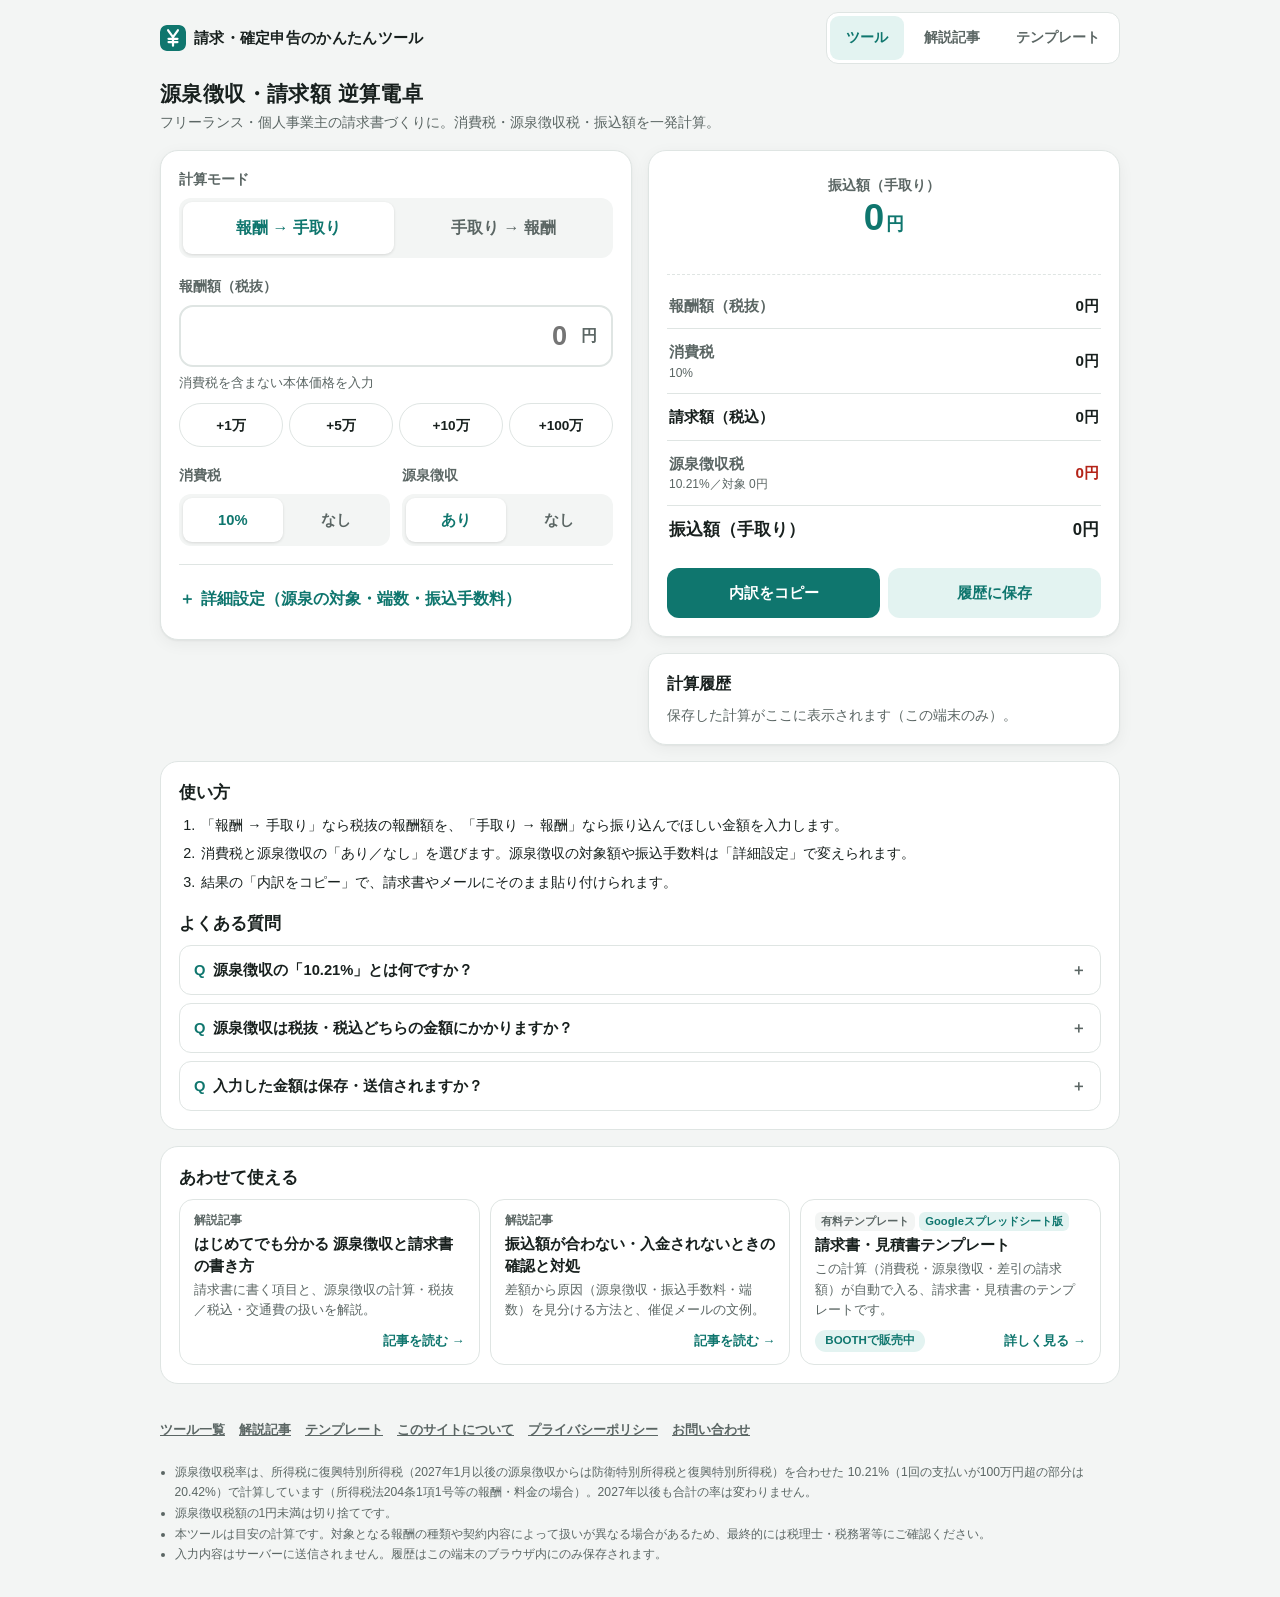
<file: index.html>
<!DOCTYPE html>
<html lang="ja">
<head>
<meta charset="UTF-8">
<meta name="viewport" content="width=device-width, initial-scale=1, viewport-fit=cover">
<meta name="theme-color" content="#0f766e">
<meta name="google-site-verification" content="29AXkTcW_plHHTxzrz6V1L3mPrGlWEqQ3Caj-TuU4uw" />
<meta name="description" content="フリーランス・個人事業主向け。報酬額から消費税・源泉徴収税・振込額を計算、または欲しい手取り額から請求額を逆算できる無料ツール。">
<title>源泉徴収・請求額 逆算電卓｜請求・確定申告のかんたんツール</title>
<link rel="canonical" href="https://test-app.kaikeilab.workers.dev/">
<link rel="icon" href="/favicon.ico" sizes="32x32">
<link rel="icon" href="/favicon.svg" type="image/svg+xml">
<link rel="apple-touch-icon" href="/apple-touch-icon.png">
<meta property="og:type" content="website">
<meta property="og:site_name" content="請求・確定申告のかんたんツール">
<meta property="og:locale" content="ja_JP">
<meta property="og:title" content="源泉徴収・請求額 逆算電卓">
<meta property="og:description" content="フリーランス・個人事業主向け。報酬額から消費税・源泉徴収税・振込額を計算、または欲しい手取り額から請求額を逆算できる無料ツール。">
<meta property="og:url" content="https://test-app.kaikeilab.workers.dev/">
<meta property="og:image" content="https://test-app.kaikeilab.workers.dev/og-image.png">
<meta property="og:image:width" content="1200">
<meta property="og:image:height" content="630">
<meta name="twitter:card" content="summary_large_image">
<link rel="stylesheet" href="/site.css">
<style>
  :root {
    --page-max: 960px;
    --bg: #f3f5f4;
    --card: #ffffff;
    --text: #18201e;
    --sub: #5b6664;
    --line: #dfe5e3;
    --accent: #0f766e;
    --accent-soft: #e3f3f1;
    --minus: #b42318;
    --plus: #0f766e;
    --shadow: 0 1px 2px rgba(0,0,0,.05), 0 4px 16px rgba(0,0,0,.05);
  }
  @media (prefers-color-scheme: dark) {
    :root {
      --bg: #0e1312;
      --card: #18201e;
      --text: #eef3f2;
      --sub: #9aa8a5;
      --line: #2a3533;
      --accent: #2dd4bf;
      --accent-soft: #123532;
      --minus: #f97066;
      --plus: #2dd4bf;
      --shadow: none;
    }
  }
  * { box-sizing: border-box; margin: 0; padding: 0; }
  html { -webkit-text-size-adjust: 100%; }
  body {
    font-family: -apple-system, BlinkMacSystemFont, "Hiragino Sans", "Noto Sans JP", "Yu Gothic UI", sans-serif;
    background: var(--bg);
    color: var(--text);
    line-height: 1.55;
    min-height: 100vh;
    padding: 12px 16px calc(32px + env(safe-area-inset-bottom));
  }
  header { max-width: 960px; margin: 0 auto 16px; }
  h1 { font-size: 1.3rem; letter-spacing: .02em; }
  header p { color: var(--sub); font-size: .88rem; margin-top: 2px; }
  .wrap {
    max-width: 960px; margin: 0 auto;
    display: grid; gap: 16px; grid-template-columns: minmax(0, 1fr);
  }
  @media (min-width: 768px) {
    .wrap { grid-template-columns: minmax(0, 1fr) minmax(0, 1fr); align-items: start; }
    .result-col { position: sticky; top: 16px; }
  }
  .card {
    background: var(--card); border: 1px solid var(--line);
    border-radius: 18px; padding: 18px; box-shadow: var(--shadow);
  }
  .card + .card { margin-top: 16px; }
  .label { display: block; font-size: .85rem; font-weight: 700; color: var(--sub); margin-bottom: 8px; }
  .field + .field { margin-top: 18px; }

  /* セグメントボタン */
  .seg { display: flex; gap: 4px; background: var(--bg); border-radius: 12px; padding: 4px; }
  .seg button {
    flex: 1 1 0; min-width: 0; min-height: 44px; border: 0; border-radius: 9px;
    background: transparent; color: var(--sub); font: inherit; font-size: .92rem; font-weight: 700;
    cursor: pointer; padding: 6px 4px; touch-action: manipulation;
  }
  .seg button[aria-pressed="true"] { background: var(--card); color: var(--accent); box-shadow: 0 1px 3px rgba(0,0,0,.12); }
  .seg.big button { min-height: 52px; font-size: 1rem; }
  .seg button:disabled { opacity: .4; cursor: default; }
  .seg button:disabled:active { transform: none; }
  .row2 { display: grid; grid-template-columns: minmax(0, 1fr) minmax(0, 1fr); gap: 12px; }
  .row2 .field { margin-top: 0; }
  .field + .row2, .row2 + .field { margin-top: 18px; }
  .hint.off { opacity: .5; }

  /* 金額入力 */
  .money { position: relative; }
  .money input {
    width: 100%; min-height: 60px; border: 2px solid var(--line); border-radius: 14px;
    background: var(--card); color: var(--text);
    font: inherit; font-size: clamp(1.25rem, 6.4vw, 1.7rem); font-weight: 700; text-align: right;
    padding: 8px 44px 8px 54px; font-variant-numeric: tabular-nums;
  }
  .money.small input { min-height: 50px; font-size: 1.25rem; padding-left: 14px; }
  .money .clear {
    position: absolute; left: 6px; top: 50%; transform: translateY(-50%);
    width: 44px; height: 44px; border: 0; border-radius: 50%; background: transparent;
    color: var(--sub); font: inherit; font-size: 1.3rem; line-height: 1; cursor: pointer; touch-action: manipulation;
  }
  .money .clear:active { background: var(--bg); }
  .money input:focus { outline: none; border-color: var(--accent); }
  .money .unit { position: absolute; right: 16px; top: 50%; transform: translateY(-50%); color: var(--sub); font-weight: 700; pointer-events: none; }
  .hint { font-size: .8rem; color: var(--sub); margin-top: 6px; }
  .quick { display: grid; grid-template-columns: repeat(4, minmax(0, 1fr)); gap: 6px; margin-top: 10px; }
  .quick button {
    min-height: 44px; padding: 0 4px; white-space: nowrap; border-radius: 999px; border: 1px solid var(--line);
    background: var(--card); color: var(--text); font: inherit; font-size: .85rem; font-weight: 600; cursor: pointer;
    touch-action: manipulation;
  }
  .quick button:active, .seg button:active { transform: scale(.97); }

  details.adv { margin-top: 18px; border-top: 1px solid var(--line); padding-top: 12px; }
  details.adv summary { cursor: pointer; font-weight: 700; color: var(--accent); min-height: 44px; display: flex; align-items: center; list-style: none; }
  details.adv summary::-webkit-details-marker { display: none; }
  details.adv summary::before { content: "＋"; margin-right: 6px; }
  details.adv[open] summary::before { content: "−"; }

  /* 結果 */
  .hero { text-align: center; padding: 6px 0 14px; border-bottom: 1px dashed var(--line); }
  .hero .cap { font-size: .85rem; color: var(--sub); font-weight: 700; }
  .hero .val { font-size: clamp(1.5rem, 8.6vw, 2.3rem); font-weight: 800; color: var(--accent); font-variant-numeric: tabular-nums; line-height: 1.2; overflow-wrap: anywhere; }
  .hero .val small { font-size: 1.1rem; margin-left: 2px; }
  .hero .note { font-size: .8rem; color: var(--sub); margin-top: 4px; min-height: 1.2em; }
  table.bd { width: 100%; border-collapse: collapse; margin-top: 8px; font-variant-numeric: tabular-nums; }
  table.bd th, table.bd td { padding: 11px 2px; border-bottom: 1px solid var(--line); font-size: .95rem; }
  table.bd th { text-align: left; font-weight: 600; color: var(--sub); white-space: nowrap; padding-right: 8px; }
  table.bd th .rt { font-size: .75rem; display: block; font-weight: 400; white-space: normal; }
  table.bd td { text-align: right; font-weight: 700; white-space: nowrap; }
  table.bd tr.total th, table.bd tr.total td { color: var(--text); font-size: 1.05rem; border-bottom: 0; }
  table.bd tr.sum th, table.bd tr.sum td { color: var(--text); }
  .minus { color: var(--minus); }
  .actions { display: grid; grid-template-columns: 1fr 1fr; gap: 8px; margin-top: 14px; }
  .btn {
    min-height: 50px; border-radius: 12px; border: 0; font: inherit; font-weight: 700; font-size: .95rem;
    cursor: pointer; touch-action: manipulation;
  }
  .btn.primary { background: var(--accent); color: #fff; }
  @media (prefers-color-scheme: dark) { .btn.primary { color: #0e1312; } }
  .btn.ghost { background: var(--accent-soft); color: var(--accent); }
  .btn:active { transform: scale(.98); }

  @media (max-width: 380px) {
    body { padding-left: 12px; padding-right: 12px; }
    .card { padding: 14px; }
    .seg.big button { font-size: .85rem; }
    .seg button { font-size: .85rem; }
    table.bd th, table.bd td { font-size: .85rem; }
    table.bd tr.total th, table.bd tr.total td { font-size: .92rem; }
  }
  .hist h2 { font-size: 1rem; margin-bottom: 8px; display: flex; justify-content: space-between; align-items: center; }
  .hist h2 button { border: 0; background: none; color: var(--sub); font: inherit; font-size: .8rem; cursor: pointer; min-height: 36px; padding: 0 6px; }
  .hist ul { list-style: none; }
  .hist li button {
    width: 100%; text-align: left; border: 0; border-bottom: 1px solid var(--line); background: none;
    color: var(--text); font: inherit; font-size: .88rem; padding: 10px 2px; cursor: pointer;
    display: flex; justify-content: space-between; gap: 8px; min-height: 44px; align-items: center;
  }
  .hist li span:last-child { color: var(--sub); white-space: nowrap; }
  .hist .empty { color: var(--sub); font-size: .85rem; }

  .toast {
    position: fixed; left: 50%; bottom: calc(24px + env(safe-area-inset-bottom)); transform: translateX(-50%) translateY(20px);
    background: var(--text); color: var(--bg); padding: 10px 18px; border-radius: 999px; font-size: .9rem; font-weight: 700;
    opacity: 0; transition: .2s; pointer-events: none; z-index: 10;
  }
  .toast.show { opacity: 1; transform: translateX(-50%) translateY(0); }
  footer { max-width: 960px; margin: 24px auto 0; color: var(--sub); font-size: .76rem; line-height: 1.7; }
  footer li { margin-left: 1.2em; }
  [hidden] { display: none !important; }
</style>
</head>
<body>
<header class="site-header">
  <a class="brand" href="/tools"><img src="/favicon.svg" alt="" width="26" height="26"><span>請求・確定申告のかんたんツール</span></a>
  <nav class="site-nav" aria-label="サイト内メニュー">
    <a href="/tools" aria-current="page">ツール</a>
    <a href="/guides">解説記事</a>
    <a href="/templates">テンプレート</a>
  </nav>
</header>
<header>
  <h1>源泉徴収・請求額 逆算電卓</h1>
  <p>フリーランス・個人事業主の請求書づくりに。消費税・源泉徴収税・振込額を一発計算。</p>
</header>

<div class="wrap">
  <section class="input-col">
    <div class="card">
      <div class="field">
        <span class="label">計算モード</span>
        <div class="seg big" data-key="mode" role="group" aria-label="計算モード">
          <button type="button" data-val="forward">報酬 → 手取り</button>
          <button type="button" data-val="reverse">手取り → 報酬</button>
        </div>
      </div>

      <div class="field">
        <label class="label" for="amount" id="amountLabel">報酬額（税抜）</label>
        <div class="money">
          <input id="amount" type="text" inputmode="numeric" autocomplete="off" placeholder="0" aria-describedby="amountHint">
          <button type="button" class="clear" id="clearAmt" aria-label="金額をクリア" hidden>×</button>
          <span class="unit">円</span>
        </div>
        <p class="hint" id="amountHint">消費税を含まない本体価格を入力</p>
        <div class="quick" id="quick">
          <button type="button" data-add="10000">+1万</button>
          <button type="button" data-add="50000">+5万</button>
          <button type="button" data-add="100000">+10万</button>
          <button type="button" data-add="1000000">+100万</button>
        </div>
      </div>

      <div class="row2">
        <div class="field">
          <span class="label">消費税</span>
          <div class="seg" data-key="taxRate" role="group" aria-label="消費税率">
            <button type="button" data-val="10">10%</button>
            <button type="button" data-val="0">なし</button>
          </div>
        </div>
        <div class="field">
          <span class="label">源泉徴収</span>
          <div class="seg" data-key="wh" role="group" aria-label="源泉徴収">
            <button type="button" data-val="on">あり</button>
            <button type="button" data-val="off">なし</button>
          </div>
        </div>
      </div>

      <details class="adv" id="adv">
        <summary>詳細設定（源泉の対象・端数・振込手数料）</summary>
        <div class="field" style="margin-top:10px">
          <span class="label">源泉徴収の対象額</span>
          <div class="seg" data-key="whBase" role="group" aria-label="源泉徴収の対象額">
            <button type="button" data-val="ex">税抜額</button>
            <button type="button" data-val="in">税込額</button>
          </div>
          <p class="hint" id="whBaseHint">請求書で消費税額を明確に区分していれば「税抜額」で可。区分していない場合は税込額が対象。</p>
        </div>
        <div class="field">
          <span class="label">消費税の端数処理</span>
          <div class="seg" data-key="round" role="group" aria-label="消費税の端数処理">
            <button type="button" data-val="floor">切り捨て</button>
            <button type="button" data-val="round">四捨五入</button>
            <button type="button" data-val="ceil">切り上げ</button>
          </div>
        </div>
        <div class="field">
          <label class="label" for="fee">振込手数料（こちら負担の場合）</label>
          <div class="money small">
            <input id="fee" type="text" inputmode="numeric" autocomplete="off" placeholder="0">
            <span class="unit">円</span>
          </div>
          <p class="hint">先方負担なら 0 のまま。差し引かれる場合のみ入力。</p>
        </div>
      </details>
    </div>
  </section>

  <section class="result-col">
    <div class="card" aria-live="polite">
      <div class="hero">
        <div class="cap" id="heroCap">振込額（手取り）</div>
        <div class="val"><span id="heroVal">0</span><small>円</small></div>
        <div class="note" id="heroNote"></div>
      </div>
      <table class="bd">
        <tbody>
          <tr><th>報酬額（税抜）</th><td id="rBase">0円</td></tr>
          <tr id="rowTax"><th>消費税<span class="rt" id="rTaxRate"></span></th><td id="rTax">0円</td></tr>
          <tr class="sum"><th>請求額（税込）</th><td id="rGross">0円</td></tr>
          <tr id="rowWh"><th>源泉徴収税<span class="rt" id="rWhRate"></span></th><td class="minus" id="rWh">0円</td></tr>
          <tr id="rowFee"><th>振込手数料</th><td class="minus" id="rFee">0円</td></tr>
          <tr class="total"><th>振込額（手取り）</th><td id="rNet">0円</td></tr>
        </tbody>
      </table>
      <div class="actions">
        <button type="button" class="btn primary" id="copyBtn">内訳をコピー</button>
        <button type="button" class="btn ghost" id="saveBtn">履歴に保存</button>
      </div>
    </div>


    <div class="card hist">
      <h2>計算履歴 <button type="button" id="clearHist">すべて削除</button></h2>
      <ul id="histList"></ul>
      <p class="empty" id="histEmpty">保存した計算がここに表示されます（この端末のみ）。</p>
    </div>
  </section>
</div>

<section class="site-section" aria-labelledby="howto-title">
  <h2 id="howto-title">使い方</h2>
  <ol class="howto">
    <li>「報酬 → 手取り」なら税抜の報酬額を、「手取り → 報酬」なら振り込んでほしい金額を入力します。</li>
    <li>消費税と源泉徴収の「あり／なし」を選びます。源泉徴収の対象額や振込手数料は「詳細設定」で変えられます。</li>
    <li>結果の「内訳をコピー」で、請求書やメールにそのまま貼り付けられます。</li>
  </ol>
  <h2 class="sub-h" id="faq-title">よくある質問</h2>
  <div class="faq">
    <details><summary>源泉徴収の「10.21%」とは何ですか？</summary><div class="a">所得税10%に、上乗せされる税（2026年までは復興特別所得税、2027年1月以後の源泉徴収からは防衛特別所得税と復興特別所得税）を合わせた率です。1回の支払いが100万円を超える部分は20.42%で計算します。2027年からは税の内訳が変わりますが、合計の率（10.21%・20.42%）は変わらないと国税庁が案内しています。詳しくは<a href="https://www.nta.go.jp/publication/pamph/pdf/0026005-024_02.pdf" target="_blank" rel="noopener">国税庁「防衛特別所得税及び復興特別所得税の源泉徴収のあらまし」</a>や<a href="https://www.nta.go.jp/taxes/shiraberu/taxanswer/gensen/2795.htm" target="_blank" rel="noopener">No.2795</a>でご確認ください。</div></details>
    <details><summary>源泉徴収は税抜・税込どちらの金額にかかりますか？</summary><div class="a">請求書などで消費税額がはっきり分けて書かれている場合は、税抜の報酬額を対象にできるとされています。分けていない場合は税込の金額が対象です。取引先の計算方法とあわせてご確認ください（「詳細設定」で切り替えられます）。</div></details>
    <details><summary>入力した金額は保存・送信されますか？</summary><div class="a">金額はどこにも送信されません。設定と、「履歴に保存」を押した計算だけが、この端末のブラウザ内に保存されます。</div></details>
  </div>
</section>

<section class="site-section related" aria-labelledby="rel-title">
  <h2 id="rel-title">あわせて使える</h2>
  <div class="rel-grid">
    <a class="rel-card" href="/guides/gensen-invoice"><small>解説記事</small><b>はじめてでも分かる 源泉徴収と請求書の書き方</b><span class="rel-desc">請求書に書く項目と、源泉徴収の計算・税抜／税込・交通費の扱いを解説。</span><span class="rel-foot"><span></span><span class="go">記事を読む →</span></span></a>
    <a class="rel-card" href="/guides/nyukin-check"><small>解説記事</small><b>振込額が合わない・入金されないときの確認と対処</b><span class="rel-desc">差額から原因（源泉徴収・振込手数料・端数）を見分ける方法と、催促メールの文例。</span><span class="rel-foot"><span></span><span class="go">記事を読む →</span></span></a>
    <aside class="promo-box" data-product="p1" data-lead="この計算（消費税・源泉徴収・差引の請求額）が自動で入る、請求書・見積書のテンプレートです。"></aside>
  </div>
</section>

<footer>
  <ul class="site-links">
    <li><a href="/tools">ツール一覧</a></li>
    <li><a href="/guides">解説記事</a></li>
    <li><a href="/templates">テンプレート</a></li>
    <li><a href="/about">このサイトについて</a></li>
    <li><a href="/about#privacy">プライバシーポリシー</a></li>
    <li><a href="/about#contact">お問い合わせ</a></li>
  </ul>
  <ul>
    <li>源泉徴収税率は、所得税に復興特別所得税（2027年1月以後の源泉徴収からは防衛特別所得税と復興特別所得税）を合わせた 10.21%（1回の支払いが100万円超の部分は 20.42%）で計算しています（所得税法204条1項1号等の報酬・料金の場合）。2027年以後も合計の率は変わりません。</li>
    <li>源泉徴収税額の1円未満は切り捨てです。</li>
    <li>本ツールは目安の計算です。対象となる報酬の種類や契約内容によって扱いが異なる場合があるため、最終的には税理士・税務署等にご確認ください。</li>
    <li>入力内容はサーバーに送信されません。履歴はこの端末のブラウザ内にのみ保存されます。</li>
  </ul>
</footer>

<div class="toast" id="toast" role="status"></div>

<script>
(function () {
  "use strict";

  var MAX = 9999999999; // 99億9999万…円まで
  var STORE_KEY = "wh-calc-v1";
  var DEFAULTS = { mode: "forward", taxRate: "10", wh: "on", whBase: "ex", round: "floor" };
  var ALLOWED = {
    mode: ["forward", "reverse"], taxRate: ["10", "0"], wh: ["on", "off"],
    whBase: ["ex", "in"], round: ["floor", "round", "ceil"]
  };
  var state = {};
  // 保存データの値を検証して取り込む（旧バージョンの「8%」など不正値は初期値に戻す）
  function applyState(src) {
    Object.keys(src || {}).forEach(function (k) {
      if (!ALLOWED[k]) return;
      state[k] = ALLOWED[k].indexOf(src[k]) >= 0 ? src[k] : DEFAULTS[k];
    });
  }
  applyState(DEFAULTS);

  // ---------- 計算ロジック（整数演算のみ） ----------
  function calcTax(base, ratePct, mode) {
    var x = base * ratePct; // 100倍された税額
    if (mode === "ceil") return Math.ceil(x / 100);
    if (mode === "round") return Math.floor((x + 50) / 100);
    return Math.floor(x / 100);
  }
  // 源泉徴収税額：100万円以下 10.21%、超える部分 20.42%（1円未満切り捨て）
  function calcWithholding(target) {
    if (target <= 0) return 0;
    if (target <= 1000000) return Math.floor(target * 1021 / 10000);
    return 102100 + Math.floor((target - 1000000) * 2042 / 10000);
  }
  function forward(base, opt) {
    var tax = calcTax(base, opt.taxRate, opt.round);
    var gross = base + tax;
    var whTarget = opt.wh ? (opt.whBase === "in" ? gross : base) : 0;
    var wh = opt.wh ? calcWithholding(whTarget) : 0;
    var fee = gross > 0 ? opt.fee : 0; // 報酬0円なら振込自体が発生しない
    var net = gross - wh - fee;
    return { base: base, tax: tax, gross: gross, wh: wh, whTarget: whTarget, fee: fee, net: net };
  }
  // 手取りが target 以上になる最小の税抜報酬額（net は base に対して単調非減少）
  function reverse(target, opt) {
    var lo = 0, hi = MAX;
    if (forward(hi, opt).net < target) return null;
    while (lo < hi) {
      var mid = Math.floor((lo + hi) / 2);
      if (forward(mid, opt).net >= target) hi = mid; else lo = mid + 1;
    }
    return forward(lo, opt);
  }

  // ---------- 入出力ユーティリティ ----------
  function toInt(str) {
    var s = String(str || "").replace(/[０-９]/g, function (c) {
      return String.fromCharCode(c.charCodeAt(0) - 0xFEE0);
    }).replace(/[^0-9]/g, "").replace(/^0+(?=\d)/, "");
    if (!s) return 0;
    var n = parseInt(s, 10);
    return n > MAX ? MAX : n;
  }
  function fmt(n) { return n.toLocaleString("ja-JP"); }
  function yen(n) { return fmt(n) + "円"; }
  var $ = function (id) { return document.getElementById(id); };

  var amountEl = $("amount"), feeEl = $("fee");
  var last = null;
  var carryBase = null; // 報酬→手取りから切替えた時の元の報酬額（同じ手取りになる報酬が複数ある場合に優先）

  function opts() {
    return {
      taxRate: parseInt(state.taxRate, 10),
      wh: state.wh === "on",
      whBase: state.whBase,
      round: state.round,
      fee: toInt(feeEl.value)
    };
  }

  // 入力欄をカンマ区切りに整形（カーソル位置を数字の個数基準で保持）
  function reformat(el) {
    var raw = el.value;
    var caret = el.selectionStart == null ? raw.length : el.selectionStart;
    var digitsBefore = raw.slice(0, caret).replace(/[^0-9０-９]/g, "").length;
    var n = toInt(raw);
    var hasDigit = /[0-9０-９]/.test(raw);
    var out = hasDigit ? fmt(n) : "";
    if (out === raw) return;
    el.value = out;
    var pos = 0, seen = 0;
    while (pos < out.length && seen < digitsBefore) {
      if (/[0-9]/.test(out[pos])) seen++;
      pos++;
    }
    try { el.setSelectionRange(pos, pos); } catch (e) {}
  }

  function render() {
    var o = opts();
    var amt = toInt(amountEl.value);
    var r, note = "";

    if (state.mode === "forward") {
      r = forward(amt, o);
      $("heroCap").textContent = "振込額（手取り）";
      $("heroVal").textContent = fmt(r.net);
    } else {
      if (amt > 0 && carryBase !== null && forward(carryBase, o).net === amt) r = forward(carryBase, o);
      else r = amt > 0 ? reverse(amt, o) : forward(0, o);
      $("heroCap").textContent = "請求すべき報酬額（税抜）";
      if (!r) {
        r = forward(0, o);
        note = "金額が大きすぎます";
      } else if (amt > 0) {
        if (r.net === amt) note = "手取りがぴったり " + yen(amt) + " になります";
        else note = "端数の都合で手取りは " + yen(r.net) + "（+" + fmt(r.net - amt) + "円）";
      }
      $("heroVal").textContent = fmt(r.base);
    }
    if (state.mode === "forward" && r.net < 0) note = "手数料・源泉税が請求額を上回っています";
    $("heroNote").textContent = note;

    $("rBase").textContent = yen(r.base);
    $("rTax").textContent = yen(r.tax);
    $("rTaxRate").textContent = o.taxRate ? o.taxRate + "%" : "";
    $("rowTax").hidden = o.taxRate === 0;
    $("rGross").textContent = yen(r.gross);
    $("rowWh").hidden = !o.wh;
    $("rWh").textContent = (r.wh ? "−" : "") + yen(r.wh);
    $("rWhRate").textContent = o.wh
      ? (r.whTarget > 1000000 ? "10.21%＋超過分20.42%" : "10.21%") + "／対象 " + yen(r.whTarget)
      : "";
    $("rowFee").hidden = o.fee === 0;
    $("rFee").textContent = "−" + yen(r.fee);
    $("rNet").textContent = yen(r.net);
    $("clearAmt").hidden = amountEl.value === "";
    last = r;
    persist();
  }

  // ---------- セグメントボタン ----------
  function syncSegs() {
    document.querySelectorAll(".seg").forEach(function (seg) {
      var key = seg.getAttribute("data-key");
      seg.querySelectorAll("button").forEach(function (b) {
        b.setAttribute("aria-pressed", String(b.getAttribute("data-val") === state[key]));
      });
    });
    var rev = state.mode === "reverse";
    $("amountLabel").textContent = rev ? "欲しい振込額（手取り）" : "報酬額（税抜）";
    $("amountHint").textContent = rev
      ? "口座に入ってほしい金額を入力すると、必要な税抜報酬額を逆算します"
      : "消費税を含まない本体価格を入力";
    // 関係のない設定は押せないようにする
    var whBaseOn = state.wh === "on" && state.taxRate !== "0"; // 税なしなら税抜＝税込
    var roundOn = state.taxRate !== "0";
    setSegEnabled("whBase", whBaseOn);
    setSegEnabled("round", roundOn);
    $("whBaseHint").classList.toggle("off", !whBaseOn);
  }
  function setSegEnabled(key, on) {
    document.querySelectorAll('.seg[data-key="' + key + '"] button').forEach(function (b) { b.disabled = !on; });
  }
  document.querySelectorAll(".seg").forEach(function (seg) {
    seg.addEventListener("click", function (e) {
      var b = e.target.closest("button");
      if (!b || b.disabled) return;
      var key = seg.getAttribute("data-key");
      if (key === "mode" && state.mode !== b.getAttribute("data-val") && last) {
        // モード切替時は、現在の結果を引き継いで入力欄にセット
        var toReverse = state.mode === "forward";
        var v = toReverse ? Math.max(last.net, 0) : last.base;
        carryBase = toReverse && v > 0 ? last.base : null;
        amountEl.value = v > 0 ? fmt(v) : "";
      }
      state[key] = b.getAttribute("data-val");
      syncSegs();
      render();
    });
  });

  // ---------- 入力 ----------
  [amountEl, feeEl].forEach(function (el) {
    el.addEventListener("input", function () { if (el === amountEl) carryBase = null; reformat(el); render(); });
    el.addEventListener("focus", function () { setTimeout(function () { try { el.select(); } catch (e) {} }, 0); });
  });
  $("quick").addEventListener("click", function (e) {
    var b = e.target.closest("button");
    if (!b) return;
    carryBase = null;
    amountEl.value = fmt(Math.min(MAX, toInt(amountEl.value) + parseInt(b.getAttribute("data-add"), 10)));
    render();
  });
  $("clearAmt").addEventListener("click", function () {
    carryBase = null;
    amountEl.value = "";
    render();
    amountEl.focus();
  });

  // ---------- コピー ----------
  function toast(msg) {
    var t = $("toast");
    t.textContent = msg;
    t.classList.add("show");
    clearTimeout(toast._t);
    toast._t = setTimeout(function () { t.classList.remove("show"); }, 1600);
  }
  function summaryText(r) {
    var o = opts();
    var lines = ["報酬額（税抜）：" + yen(r.base)];
    if (o.taxRate) lines.push("消費税（" + o.taxRate + "%）：" + yen(r.tax));
    lines.push("請求額（税込）：" + yen(r.gross));
    if (o.wh) lines.push("源泉徴収税：−" + yen(r.wh));
    if (o.fee) lines.push("振込手数料：−" + yen(r.fee));
    lines.push("差引お振込額：" + yen(r.net));
    return lines.join("\n");
  }
  function copyText(text) {
    if (navigator.clipboard && window.isSecureContext) {
      return navigator.clipboard.writeText(text);
    }
    return new Promise(function (resolve, reject) {
      var ta = document.createElement("textarea");
      ta.value = text;
      ta.setAttribute("readonly", "");
      ta.style.position = "fixed"; ta.style.opacity = "0"; ta.style.fontSize = "16px";
      document.body.appendChild(ta);
      ta.select();
      ta.setSelectionRange(0, text.length);
      var ok = false;
      try { ok = document.execCommand("copy"); } catch (e) {}
      document.body.removeChild(ta);
      ok ? resolve() : reject();
    });
  }
  $("copyBtn").addEventListener("click", function () {
    if (!last) return;
    copyText(summaryText(last)).then(function () { toast("内訳をコピーしました"); },
      function () { toast("コピーできませんでした"); });
  });

  // ---------- 保存・履歴（localStorage） ----------
  var history = [];
  function load() {
    try {
      var d = JSON.parse(localStorage.getItem(STORE_KEY) || "null");
      if (!d) return;
      if (d.state && typeof d.state === "object") applyState(d.state);
      if (d.fee) feeEl.value = fmt(toInt(d.fee));
      if (Array.isArray(d.history)) history = d.history.filter(function (h) {
        return h && typeof h.base === "number" && typeof h.net === "number";
      }).slice(0, 20);
    } catch (e) {}
  }
  function persist() {
    try {
      localStorage.setItem(STORE_KEY, JSON.stringify({ state: state, fee: toInt(feeEl.value), history: history }));
    } catch (e) {}
  }
  function renderHist() {
    var ul = $("histList");
    ul.innerHTML = "";
    history.forEach(function (h, i) {
      var li = document.createElement("li");
      var b = document.createElement("button");
      b.type = "button";
      var a = document.createElement("span");
      a.textContent = "税抜 " + yen(h.base) + " → 手取り " + yen(h.net);
      var d = document.createElement("span");
      d.textContent = h.date;
      b.appendChild(a); b.appendChild(d);
      b.addEventListener("click", function () { restore(i); });
      li.appendChild(b);
      ul.appendChild(li);
    });
    $("histEmpty").hidden = history.length > 0;
    $("clearHist").hidden = history.length === 0;
  }
  function restore(i) {
    var h = history[i];
    if (!h) return;
    applyState(h.state || {});
    state.mode = "forward";
    carryBase = null;
    amountEl.value = h.base ? fmt(h.base) : "";
    feeEl.value = toInt(h.fee) ? fmt(toInt(h.fee)) : "";
    syncSegs();
    render();
    toast("履歴を読み込みました");
    window.scrollTo({ top: 0, behavior: "smooth" });
  }
  $("saveBtn").addEventListener("click", function () {
    if (!last || last.base === 0) { toast("金額を入力してください"); return; }
    var now = new Date();
    history.unshift({
      base: last.base, net: last.net, fee: last.fee,
      state: { taxRate: state.taxRate, wh: state.wh, whBase: state.whBase, round: state.round },
      date: (now.getMonth() + 1) + "/" + now.getDate()
    });
    history = history.slice(0, 20);
    persist();
    renderHist();
    toast("履歴に保存しました");
  });
  $("clearHist").addEventListener("click", function () {
    if (!confirm("計算履歴をすべて削除しますか？")) return;
    history = [];
    persist();
    renderHist();
  });

  // ---------- 初期化 ----------
  load();
  syncSegs();
  render();
  renderHist();

  // 検証用に計算関数を公開
  window.__whCalc = { forward: forward, reverse: reverse, calcWithholding: calcWithholding, calcTax: calcTax, toInt: toInt };
})();
</script>
<script src="/site.js" defer></script>
</body>
</html>
</file>
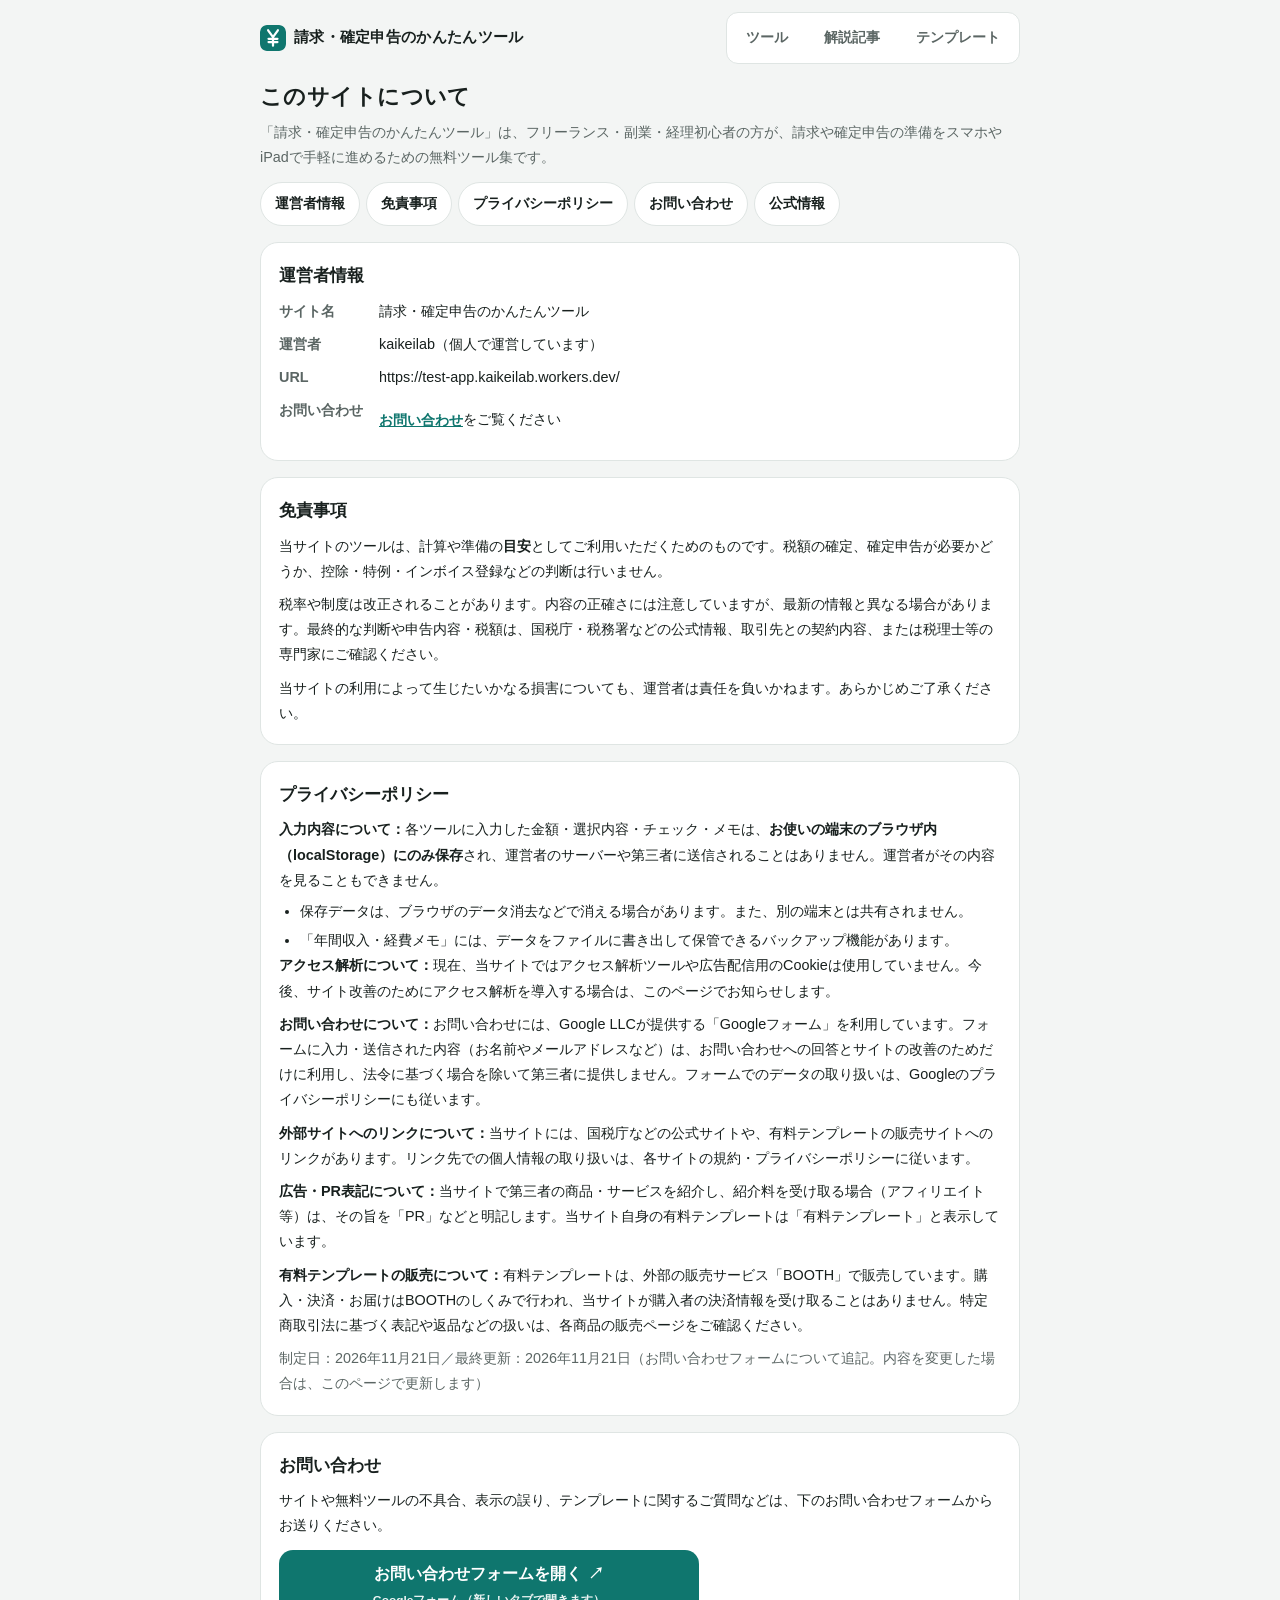
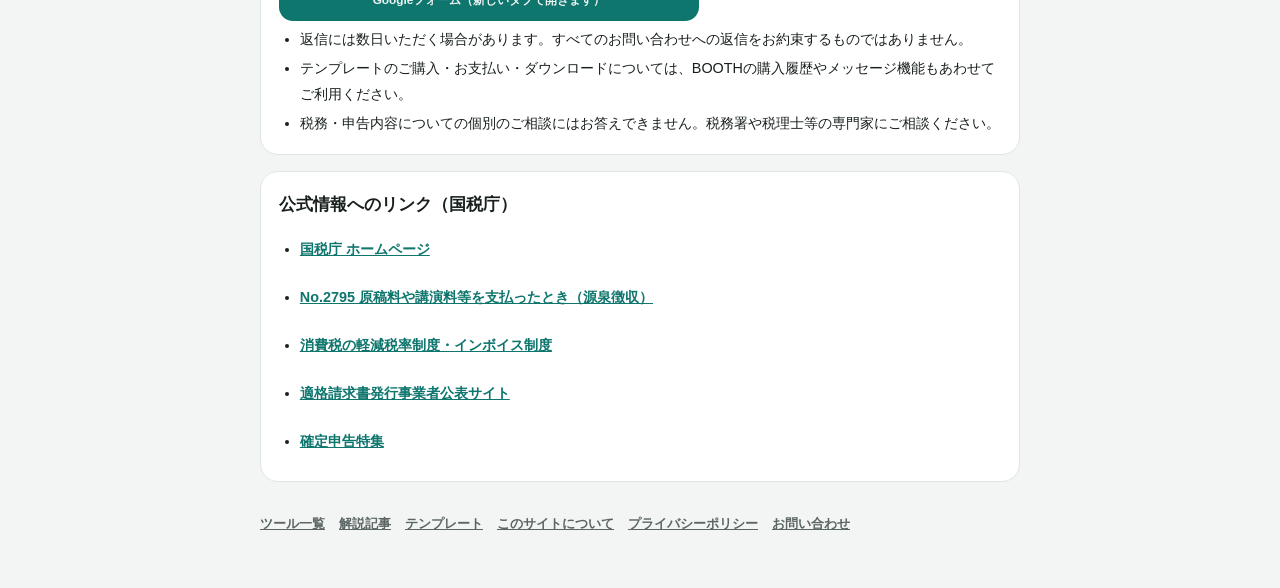
<file: about.html>
<!DOCTYPE html>
<html lang="ja">
<head>
<meta charset="UTF-8">
<meta name="viewport" content="width=device-width, initial-scale=1, viewport-fit=cover">
<meta name="theme-color" content="#0f766e">
<meta name="description" content="「請求・確定申告のかんたんツール」の運営者情報・プライバシーポリシー・お問い合わせ・免責事項。入力内容はサーバーに送信せず、端末内にのみ保存します。">
<title>このサイトについて｜請求・確定申告のかんたんツール</title>
<link rel="canonical" href="https://test-app.kaikeilab.workers.dev/about">
<link rel="icon" href="/favicon.ico" sizes="32x32">
<link rel="icon" href="/favicon.svg" type="image/svg+xml">
<link rel="apple-touch-icon" href="/apple-touch-icon.png">
<meta property="og:type" content="website">
<meta property="og:site_name" content="請求・確定申告のかんたんツール">
<meta property="og:locale" content="ja_JP">
<meta property="og:title" content="このサイトについて">
<meta property="og:description" content="「請求・確定申告のかんたんツール」の運営者情報・プライバシーポリシー・お問い合わせ・免責事項。">
<meta property="og:url" content="https://test-app.kaikeilab.workers.dev/about">
<meta property="og:image" content="https://test-app.kaikeilab.workers.dev/og-image.png">
<meta property="og:image:width" content="1200">
<meta property="og:image:height" content="630">
<meta name="twitter:card" content="summary_large_image">
<link rel="stylesheet" href="/site.css">
<style>
  :root {
    --page-max: 760px;
    --bg: #f3f5f4;
    --card: #ffffff;
    --text: #18201e;
    --sub: #5b6664;
    --line: #dfe5e3;
    --accent: #0f766e;
    --accent-soft: #e3f3f1;
  }
  @media (prefers-color-scheme: dark) {
    :root {
      --bg: #0e1312;
      --card: #18201e;
      --text: #eef3f2;
      --sub: #9aa8a5;
      --line: #2a3533;
      --accent: #2dd4bf;
      --accent-soft: #123532;
    }
  }
  * { box-sizing: border-box; margin: 0; padding: 0; }
  html { -webkit-text-size-adjust: 100%; }
  body {
    font-family: -apple-system, BlinkMacSystemFont, "Hiragino Sans", "Noto Sans JP", "Yu Gothic UI", sans-serif;
    background: var(--bg); color: var(--text); line-height: 1.75; min-height: 100vh;
    padding: 12px 16px calc(32px + env(safe-area-inset-bottom));
  }
  .page { max-width: var(--page-max); margin: 0 auto; }
  h1 { font-size: 1.35rem; letter-spacing: .02em; }
  .lead { color: var(--sub); font-size: .9rem; margin-top: 4px; }
  .toc { list-style: none; display: flex; flex-wrap: wrap; gap: 6px; margin-top: 12px; }
  .toc a {
    display: inline-flex; align-items: center; min-height: 44px; padding: 0 14px; border-radius: 999px;
    background: var(--card); border: 1px solid var(--line); color: var(--text); text-decoration: none; font-size: .85rem; font-weight: 700;
  }
  .site-section { scroll-margin-top: 12px; }
  .site-section p, .site-section li { font-size: .9rem; }
  .site-section p + p { margin-top: 8px; }
  .site-section ul { margin: 6px 0 0 1.3em; display: grid; gap: 4px; }
  dl.info { display: grid; grid-template-columns: max-content minmax(0, 1fr); gap: 8px 16px; font-size: .9rem; }
  dl.info dt { color: var(--sub); font-weight: 700; }
  .links a { display: inline-flex; align-items: center; min-height: 44px; }
  dl.info a { display: inline-flex; align-items: center; min-height: 44px; }
  .note { font-size: .8rem; color: var(--sub); }
  footer { margin-top: 20px; color: var(--sub); font-size: .76rem; }
  @media (max-width: 380px) { body { padding-left: 12px; padding-right: 12px; } dl.info { grid-template-columns: minmax(0, 1fr); gap: 2px; } dl.info dd { margin-bottom: 8px; } }
</style>
</head>
<body>
<header class="site-header">
  <a class="brand" href="/tools"><img src="/favicon.svg" alt="" width="26" height="26"><span>請求・確定申告のかんたんツール</span></a>
  <nav class="site-nav" aria-label="サイト内メニュー">
    <a href="/tools">ツール</a>
    <a href="/guides">解説記事</a>
    <a href="/templates">テンプレート</a>
  </nav>
</header>
<div class="page">
  <h1>このサイトについて</h1>
  <p class="lead">「請求・確定申告のかんたんツール」は、フリーランス・副業・経理初心者の方が、請求や確定申告の準備をスマホやiPadで手軽に進めるための無料ツール集です。</p>
  <ul class="toc" aria-label="このページの目次">
    <li><a href="#operator">運営者情報</a></li>
    <li><a href="#disclaimer">免責事項</a></li>
    <li><a href="#privacy">プライバシーポリシー</a></li>
    <li><a href="#contact">お問い合わせ</a></li>
    <li><a href="#official">公式情報</a></li>
  </ul>

  <section class="site-section" id="operator" aria-labelledby="h-operator">
    <h2 id="h-operator">運営者情報</h2>
    <dl class="info">
      <dt>サイト名</dt><dd>請求・確定申告のかんたんツール</dd>
      <dt>運営者</dt><dd>kaikeilab（個人で運営しています）</dd>
      <dt>URL</dt><dd>https://test-app.kaikeilab.workers.dev/</dd>
      <dt>お問い合わせ</dt><dd><a href="#contact">お問い合わせ</a>をご覧ください</dd>
    </dl>
  </section>

  <section class="site-section" id="disclaimer" aria-labelledby="h-disclaimer">
    <h2 id="h-disclaimer">免責事項</h2>
    <p>当サイトのツールは、計算や準備の<b>目安</b>としてご利用いただくためのものです。税額の確定、確定申告が必要かどうか、控除・特例・インボイス登録などの判断は行いません。</p>
    <p>税率や制度は改正されることがあります。内容の正確さには注意していますが、最新の情報と異なる場合があります。最終的な判断や申告内容・税額は、国税庁・税務署などの公式情報、取引先との契約内容、または税理士等の専門家にご確認ください。</p>
    <p>当サイトの利用によって生じたいかなる損害についても、運営者は責任を負いかねます。あらかじめご了承ください。</p>
  </section>

  <section class="site-section" id="privacy" aria-labelledby="h-privacy">
    <h2 id="h-privacy">プライバシーポリシー</h2>
    <p><b>入力内容について：</b>各ツールに入力した金額・選択内容・チェック・メモは、<b>お使いの端末のブラウザ内（localStorage）にのみ保存</b>され、運営者のサーバーや第三者に送信されることはありません。運営者がその内容を見ることもできません。</p>
    <ul>
      <li>保存データは、ブラウザのデータ消去などで消える場合があります。また、別の端末とは共有されません。</li>
      <li>「年間収入・経費メモ」には、データをファイルに書き出して保管できるバックアップ機能があります。</li>
    </ul>
    <p><b>アクセス解析について：</b>現在、当サイトではアクセス解析ツールや広告配信用のCookieは使用していません。今後、サイト改善のためにアクセス解析を導入する場合は、このページでお知らせします。</p>
    <p><b>お問い合わせについて：</b>お問い合わせには、Google LLCが提供する「Googleフォーム」を利用しています。フォームに入力・送信された内容（お名前やメールアドレスなど）は、お問い合わせへの回答とサイトの改善のためだけに利用し、法令に基づく場合を除いて第三者に提供しません。フォームでのデータの取り扱いは、Googleのプライバシーポリシーにも従います。</p>
    <p><b>外部サイトへのリンクについて：</b>当サイトには、国税庁などの公式サイトや、有料テンプレートの販売サイトへのリンクがあります。リンク先での個人情報の取り扱いは、各サイトの規約・プライバシーポリシーに従います。</p>
    <p><b>広告・PR表記について：</b>当サイトで第三者の商品・サービスを紹介し、紹介料を受け取る場合（アフィリエイト等）は、その旨を「PR」などと明記します。当サイト自身の有料テンプレートは「有料テンプレート」と表示しています。</p>
    <p><b>有料テンプレートの販売について：</b>有料テンプレートは、外部の販売サービス「BOOTH」で販売しています。購入・決済・お届けはBOOTHのしくみで行われ、当サイトが購入者の決済情報を受け取ることはありません。特定商取引法に基づく表記や返品などの扱いは、各商品の販売ページをご確認ください。</p>
    <p class="note">制定日：2026年11月21日／最終更新：2026年11月21日（お問い合わせフォームについて追記。内容を変更した場合は、このページで更新します）</p>
  </section>

  <section class="site-section" id="contact" aria-labelledby="h-contact">
    <h2 id="h-contact">お問い合わせ</h2>
    <p>サイトや無料ツールの不具合、表示の誤り、テンプレートに関するご質問などは、下のお問い合わせフォームからお送りください。</p>
    <div class="contact-slot" data-contact><p class="note">ボタンが表示されない場合は、ページを再読み込みしてください。</p></div>
    <ul>
      <li>返信には数日いただく場合があります。すべてのお問い合わせへの返信をお約束するものではありません。</li>
      <li>テンプレートのご購入・お支払い・ダウンロードについては、BOOTHの購入履歴やメッセージ機能もあわせてご利用ください。</li>
      <li>税務・申告内容についての個別のご相談にはお答えできません。税務署や税理士等の専門家にご相談ください。</li>
    </ul>
  </section>

  <section class="site-section" id="official" aria-labelledby="h-official">
    <h2 id="h-official">公式情報へのリンク（国税庁）</h2>
    <ul class="links">
      <li><a href="https://www.nta.go.jp/" target="_blank" rel="noopener">国税庁 ホームページ</a></li>
      <li><a href="https://www.nta.go.jp/taxes/shiraberu/taxanswer/gensen/2795.htm" target="_blank" rel="noopener">No.2795 原稿料や講演料等を支払ったとき（源泉徴収）</a></li>
      <li><a href="https://www.nta.go.jp/taxes/shiraberu/zeimokubetsu/shohi/keigenzeiritsu/index.htm" target="_blank" rel="noopener">消費税の軽減税率制度・インボイス制度</a></li>
      <li><a href="https://www.invoice-kohyo.nta.go.jp/" target="_blank" rel="noopener">適格請求書発行事業者公表サイト</a></li>
      <li><a href="https://www.nta.go.jp/taxes/shiraberu/shinkoku/tokushu/index.htm" target="_blank" rel="noopener">確定申告特集</a></li>
    </ul>
  </section>

  <footer>
    <ul class="site-links">
      <li><a href="/tools">ツール一覧</a></li>
      <li><a href="/guides">解説記事</a></li>
      <li><a href="/templates">テンプレート</a></li>
      <li><a href="/about">このサイトについて</a></li>
      <li><a href="/about#privacy">プライバシーポリシー</a></li>
      <li><a href="/about#contact">お問い合わせ</a></li>
    </ul>
  </footer>
</div>
<script src="/site.js" defer></script>
</body>
</html>
</file>
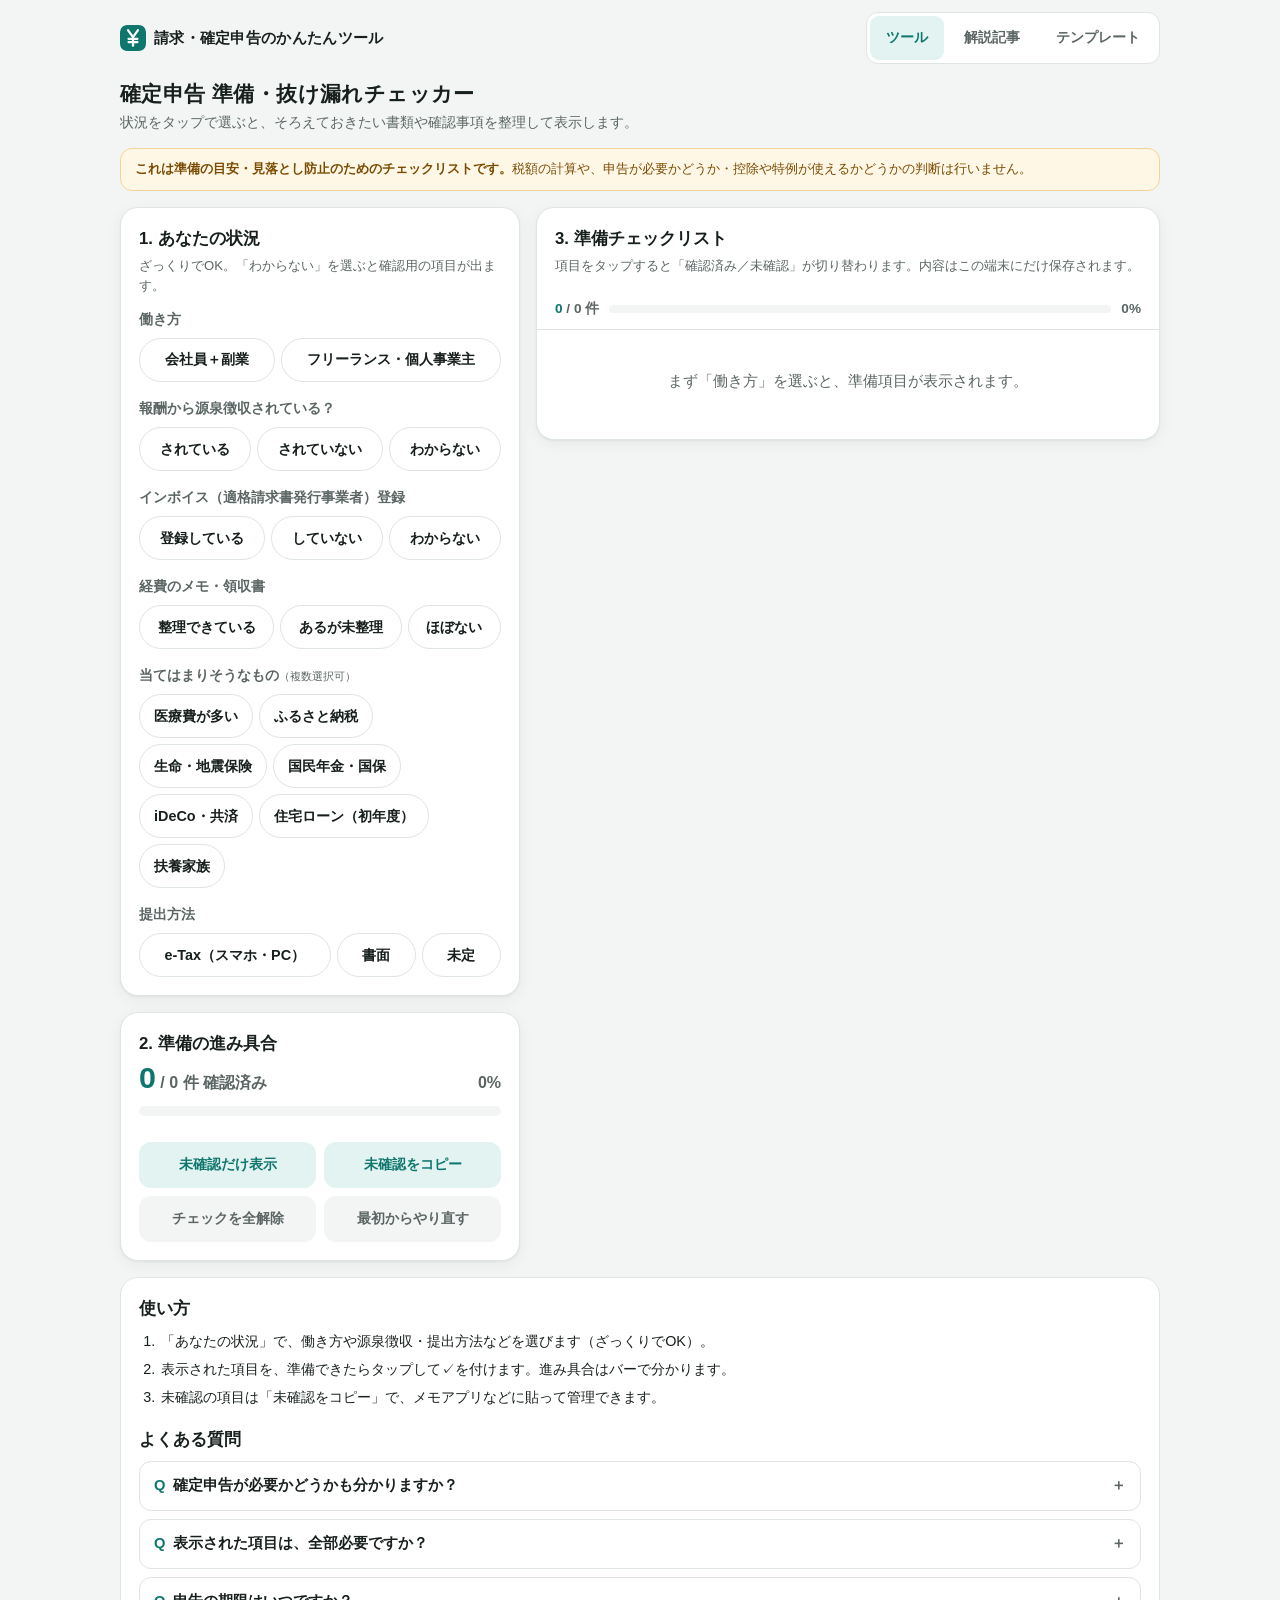
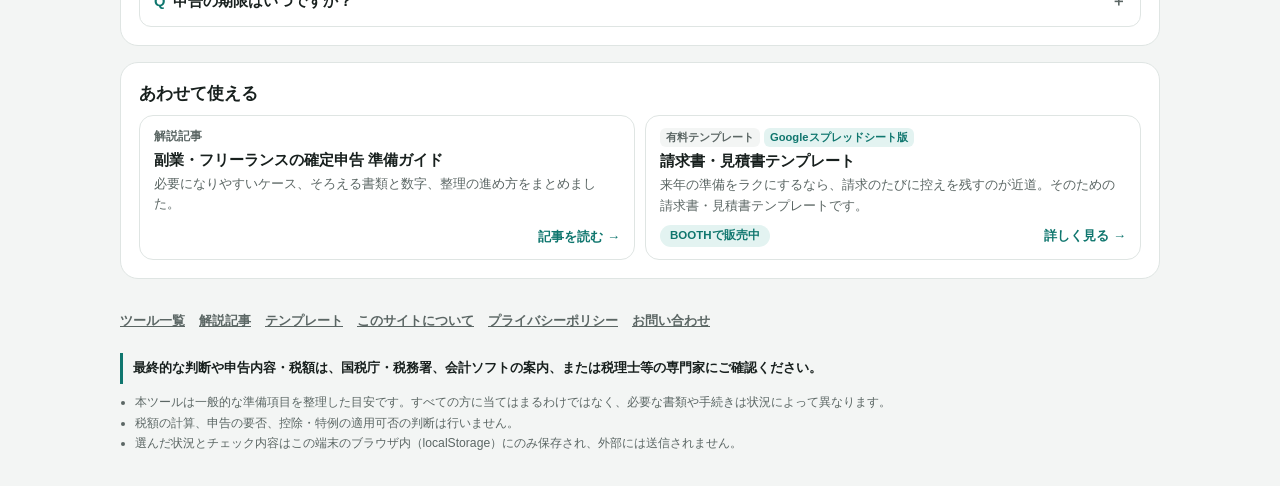
<file: checklist.html>
<!DOCTYPE html>
<html lang="ja">
<head>
<meta charset="UTF-8">
<meta name="viewport" content="width=device-width, initial-scale=1, viewport-fit=cover">
<meta name="theme-color" content="#0f766e">
<meta name="description" content="会社員の副業・フリーランス向け。自分の状況をタップで選ぶだけで、確定申告の準備項目を整理し、抜け漏れをチェックできる無料ツール。税額計算は行いません。">
<title>確定申告 準備・抜け漏れチェッカー｜請求・確定申告のかんたんツール</title>
<link rel="canonical" href="https://test-app.kaikeilab.workers.dev/checklist">
<link rel="icon" href="/favicon.ico" sizes="32x32">
<link rel="icon" href="/favicon.svg" type="image/svg+xml">
<link rel="apple-touch-icon" href="/apple-touch-icon.png">
<meta property="og:type" content="website">
<meta property="og:site_name" content="請求・確定申告のかんたんツール">
<meta property="og:locale" content="ja_JP">
<meta property="og:title" content="確定申告 準備・抜け漏れチェッカー">
<meta property="og:description" content="会社員の副業・フリーランス向け。自分の状況をタップで選ぶだけで、確定申告の準備項目を整理し、抜け漏れをチェックできる無料ツール。税額計算は行いません。">
<meta property="og:url" content="https://test-app.kaikeilab.workers.dev/checklist">
<meta property="og:image" content="https://test-app.kaikeilab.workers.dev/og-image.png">
<meta property="og:image:width" content="1200">
<meta property="og:image:height" content="630">
<meta name="twitter:card" content="summary_large_image">
<link rel="stylesheet" href="/site.css">
<style>
  :root {
    --bg: #f3f5f4;
    --card: #ffffff;
    --text: #18201e;
    --sub: #5b6664;
    --line: #dfe5e3;
    --accent: #0f766e;
    --accent-soft: #e3f3f1;
    --done-bg: #f1f7f6;
    --warn-bg: #fff7e6;
    --warn-line: #f2d49b;
    --warn-text: #7a4b00;
    --shadow: 0 1px 2px rgba(0,0,0,.05), 0 4px 16px rgba(0,0,0,.05);
  }
  @media (prefers-color-scheme: dark) {
    :root {
      --bg: #0e1312;
      --card: #18201e;
      --text: #eef3f2;
      --sub: #9aa8a5;
      --line: #2a3533;
      --accent: #2dd4bf;
      --accent-soft: #123532;
      --done-bg: #142825;
      --warn-bg: #2a2212;
      --warn-line: #5c4a22;
      --warn-text: #f5d08a;
      --shadow: none;
    }
  }
  * { box-sizing: border-box; margin: 0; padding: 0; }
  html { -webkit-text-size-adjust: 100%; }
  body {
    font-family: -apple-system, BlinkMacSystemFont, "Hiragino Sans", "Noto Sans JP", "Yu Gothic UI", sans-serif;
    background: var(--bg); color: var(--text); line-height: 1.55; min-height: 100vh;
    padding: 12px 16px calc(32px + env(safe-area-inset-bottom));
  }
  a { color: var(--accent); }

  /* ツール一覧へ戻るリンク */

  header { max-width: 1040px; margin: 0 auto 14px; }
  h1 { font-size: 1.3rem; letter-spacing: .02em; }
  header p { color: var(--sub); font-size: .88rem; margin-top: 2px; }
  .notice {
    max-width: 1040px; margin: 0 auto 16px; background: var(--warn-bg); border: 1px solid var(--warn-line); color: var(--warn-text);
    border-radius: 12px; padding: 10px 14px; font-size: .84rem;
  }

  .wrap { max-width: 1040px; margin: 0 auto; display: grid; gap: 16px; grid-template-columns: minmax(0, 1fr); }
  @media (min-width: 900px) {
    .wrap { grid-template-columns: minmax(0, 400px) minmax(0, 1fr); align-items: start; }

  }
  .card { background: var(--card); border: 1px solid var(--line); border-radius: 18px; padding: 18px; box-shadow: var(--shadow); }
  .card + .card { margin-top: 16px; }
  h2 { font-size: 1.05rem; margin-bottom: 4px; }
  .lead { color: var(--sub); font-size: .82rem; margin-bottom: 12px; }

  /* 状況の質問 */
  .q + .q { margin-top: 16px; }
  .q .label { display: block; font-size: .85rem; font-weight: 700; color: var(--sub); margin-bottom: 8px; }
  .q .label small { font-weight: 400; }
  .chips { display: flex; flex-wrap: wrap; gap: 6px; }
  .chips button {
    min-height: 44px; padding: 6px 14px; border-radius: 999px; border: 1.5px solid var(--line);
    background: var(--card); color: var(--text); font: inherit; font-size: .9rem; font-weight: 600; cursor: pointer;
    touch-action: manipulation; flex: 1 1 auto;
  }
  .chips button[aria-pressed="true"] { border-color: var(--accent); background: var(--accent-soft); color: var(--accent); }
  .chips button[aria-pressed="true"]::before { content: "✓ "; content: "✓ " / ""; } /* 読み上げ対象外 */
  .chips button:active { transform: scale(.97); }
  .chips.multi button { flex: 0 1 auto; }

  /* 進捗 */
  .progress { display: flex; align-items: baseline; justify-content: space-between; gap: 8px; }
  .progress .num { font-size: 1.9rem; font-weight: 800; color: var(--accent); font-variant-numeric: tabular-nums; line-height: 1.1; }
  .progress .num small { font-size: 1rem; color: var(--sub); font-weight: 700; }
  .progress .pct { font-weight: 800; color: var(--sub); font-variant-numeric: tabular-nums; }
  .bar { height: 10px; border-radius: 999px; background: var(--bg); overflow: hidden; margin-top: 10px; }
  .bar span { display: block; height: 100%; width: 0; background: var(--accent); border-radius: 999px; transition: width .25s; }
  .cats { list-style: none; margin-top: 12px; display: grid; grid-template-columns: minmax(0, 1fr) minmax(0, 1fr); gap: 6px 12px; font-size: .8rem; color: var(--sub); }
  .cats li { display: flex; justify-content: space-between; gap: 6px; }
  .cats li b { color: var(--text); font-variant-numeric: tabular-nums; }
  .cats li.ok b { color: var(--accent); }
  .tools-row { display: grid; grid-template-columns: minmax(0, 1fr) minmax(0, 1fr); gap: 8px; margin-top: 14px; }
  .btn {
    min-height: 46px; border-radius: 12px; border: 0; font: inherit; font-weight: 700; font-size: .88rem;
    cursor: pointer; touch-action: manipulation; padding: 4px 8px;
  }
  .btn.ghost { background: var(--accent-soft); color: var(--accent); }
  .btn.plain { background: var(--bg); color: var(--sub); }
  .btn[aria-pressed="true"] { background: var(--accent); color: #fff; }
  @media (prefers-color-scheme: dark) { .btn[aria-pressed="true"] { color: #0e1312; } }
  .btn:active { transform: scale(.98); }

  /* リスト上部に固定するミニ進捗 */
  .mini {
    position: sticky; top: 0; z-index: 5; margin: 0 -18px 12px; padding: 10px 18px;
    background: var(--card); border-bottom: 1px solid var(--line); display: flex; align-items: center; gap: 10px;
    font-size: .85rem; font-weight: 700; color: var(--sub);
  }
  .mini .bar { flex: 1 1 auto; margin-top: 0; height: 8px; }
  .mini b { color: var(--accent); font-variant-numeric: tabular-nums; }
  @media (max-width: 380px) { .mini { margin: 0 -14px 12px; padding: 10px 14px; } }
  main.card { overflow: visible; }
  /* チェックリスト */
  .empty-state { text-align: center; color: var(--sub); padding: 28px 8px; font-size: .92rem; }
  .group + .group { margin-top: 18px; }
  .group h3 { font-size: .92rem; color: var(--sub); display: flex; justify-content: space-between; margin-bottom: 8px; }
  .group h3 span { font-variant-numeric: tabular-nums; }
  .items { list-style: none; display: grid; gap: 8px; }
  .item {
    width: 100%; display: flex; gap: 12px; align-items: flex-start; text-align: left;
    background: var(--card); border: 1.5px solid var(--line); border-radius: 14px; padding: 12px 14px;
    color: var(--text); font: inherit; cursor: pointer; touch-action: manipulation; min-height: 56px;
  }
  .item:active { transform: scale(.99); }
  .item .box {
    flex: 0 0 26px; height: 26px; border-radius: 8px; border: 2px solid var(--line); margin-top: 1px;
    display: flex; align-items: center; justify-content: center; color: transparent; font-weight: 800; font-size: .95rem;
  }
  .item .t { display: block; font-weight: 700; font-size: .95rem; }
  .item .d { display: block; color: var(--sub); font-size: .8rem; margin-top: 2px; }
  .item .state { display: block; font-size: .72rem; font-weight: 700; color: var(--sub); margin-top: 4px; }
  .item[aria-pressed="true"] { background: var(--done-bg); border-color: transparent; }
  .item[aria-pressed="true"] .box { background: var(--accent); border-color: var(--accent); color: #fff; }
  @media (prefers-color-scheme: dark) { .item[aria-pressed="true"] .box { color: #0e1312; } }
  .item[aria-pressed="true"] .t { color: var(--sub); text-decoration: line-through; text-decoration-thickness: 1px; }
  .item[aria-pressed="true"] .state { color: var(--accent); }
  .item-link { display: inline-flex; align-items: center; min-height: 44px; margin: 2px 0 0 52px; font-size: .82rem; font-weight: 700; }
  .all-done { text-align: center; padding: 14px; border-radius: 12px; background: var(--accent-soft); color: var(--accent); font-weight: 700; margin-bottom: 14px; font-size: .9rem; }

  /* 関連情報（収益化用プレースホルダー） */
  .promo { max-width: 1040px; margin: 16px auto 0; }
  .promo .grid { display: grid; gap: 10px; grid-template-columns: minmax(0, 1fr); margin-top: 10px; }
  @media (min-width: 640px) { .promo .grid { grid-template-columns: repeat(auto-fit, minmax(220px, 1fr)); } }
  .promo .more-link { display: inline-flex; align-items: center; min-height: 44px; margin-top: 6px; color: var(--accent); font-weight: 700; font-size: .88rem; text-decoration: none; }
  .promo a.slot {
    display: block; border: 1.5px dashed var(--line); border-radius: 14px; padding: 14px; text-decoration: none; color: var(--text); min-height: 44px;
  }
  .promo a.slot .tag { display: inline-block; font-size: .7rem; font-weight: 700; color: var(--sub); background: var(--bg); border-radius: 6px; padding: 1px 6px; margin-bottom: 6px; }
  .promo a.slot b { display: block; font-size: .92rem; }
  .promo a.slot span.d { display: block; color: var(--sub); font-size: .8rem; margin-top: 2px; }

  .toast {
    position: fixed; left: 50%; bottom: calc(24px + env(safe-area-inset-bottom)); transform: translateX(-50%) translateY(20px);
    background: var(--text); color: var(--bg); padding: 10px 18px; border-radius: 999px; font-size: .9rem; font-weight: 700;
    opacity: 0; transition: .2s; pointer-events: none; z-index: 10; max-width: calc(100% - 32px); text-align: center;
  }
  .toast.show { opacity: 1; transform: translateX(-50%) translateY(0); }
  footer { max-width: 1040px; margin: 20px auto 0; color: var(--sub); font-size: .76rem; line-height: 1.7; }
  footer .must { color: var(--text); font-weight: 700; font-size: .84rem; border-left: 3px solid var(--accent); padding: 4px 0 4px 10px; margin-bottom: 8px; }
  footer li { margin-left: 1.2em; }
  [hidden] { display: none !important; }
  @media (max-width: 380px) {
    body { padding-left: 12px; padding-right: 12px; }
    .card { padding: 14px; }
    .chips button { font-size: .85rem; padding: 6px 10px; }
  }
</style>
</head>
<body>
<header class="site-header">
  <a class="brand" href="/tools"><img src="/favicon.svg" alt="" width="26" height="26"><span>請求・確定申告のかんたんツール</span></a>
  <nav class="site-nav" aria-label="サイト内メニュー">
    <a href="/tools" aria-current="page">ツール</a>
    <a href="/guides">解説記事</a>
    <a href="/templates">テンプレート</a>
  </nav>
</header>

<header>
  <h1>確定申告 準備・抜け漏れチェッカー</h1>
  <p>状況をタップで選ぶと、そろえておきたい書類や確認事項を整理して表示します。</p>
</header>

<p class="notice"><b>これは準備の目安・見落とし防止のためのチェックリストです。</b>税額の計算や、申告が必要かどうか・控除や特例が使えるかどうかの判断は行いません。</p>

<div class="wrap">
  <aside class="side">
    <div class="card">
      <h2>1. あなたの状況</h2>
      <p class="lead">ざっくりでOK。「わからない」を選ぶと確認用の項目が出ます。</p>
      <div id="questions"></div>
    </div>

    <div class="card" id="progressCard">
      <h2>2. 準備の進み具合</h2>
      <div class="progress" aria-live="polite">
        <div class="num"><span id="doneNum">0</span><small> / <span id="totalNum">0</span> 件 確認済み</small></div>
        <div class="pct" id="pct">0%</div>
      </div>
      <div class="bar" role="progressbar" aria-label="確認済みの割合" aria-valuemin="0" aria-valuemax="100" aria-valuenow="0" id="bar"><span id="barFill"></span></div>
      <ul class="cats" id="cats"></ul>
      <div class="tools-row">
        <button type="button" class="btn ghost" id="onlyTodo" aria-pressed="false">未確認だけ表示</button>
        <button type="button" class="btn ghost" id="copyTodo">未確認をコピー</button>
      </div>
      <div class="tools-row" style="margin-top:8px">
        <button type="button" class="btn plain" id="resetChecks">チェックを全解除</button>
        <button type="button" class="btn plain" id="resetAll">最初からやり直す</button>
      </div>
    </div>
  </aside>

  <main class="card">
    <h2>3. 準備チェックリスト</h2>
    <p class="lead">項目をタップすると「確認済み／未確認」が切り替わります。内容はこの端末にだけ保存されます。</p>
    <div class="mini" aria-hidden="true"><span><b id="miniDone">0</b> / <span id="miniTotal">0</span> 件</span><div class="bar"><span id="miniFill"></span></div><span id="miniPct">0%</span></div>
    <div id="allDone" class="all-done" hidden>すべて確認済みです。提出前に、最終内容を国税庁の案内や会計ソフト・専門家で確認しましょう。</div>
    <div id="list"></div>
  </main>
</div>

<section class="site-section" aria-labelledby="howto-title">
  <h2 id="howto-title">使い方</h2>
  <ol class="howto">
    <li>「あなたの状況」で、働き方や源泉徴収・提出方法などを選びます（ざっくりでOK）。</li>
    <li>表示された項目を、準備できたらタップして✓を付けます。進み具合はバーで分かります。</li>
    <li>未確認の項目は「未確認をコピー」で、メモアプリなどに貼って管理できます。</li>
  </ol>
  <h2 class="sub-h" id="faq-title">よくある質問</h2>
  <div class="faq">
    <details><summary>確定申告が必要かどうかも分かりますか？</summary><div class="a">いいえ、判断はしません。<a href="https://www.nta.go.jp/taxes/shiraberu/shinkoku/tokushu/shinkoku-nagare/shinkoku-nagare.htm" target="_blank" rel="noopener">国税庁 確定申告特集「申告が必要かなどを調べる」</a>などでご確認ください。</div></details>
    <details><summary>表示された項目は、全部必要ですか？</summary><div class="a">一般的な準備項目の目安です。状況によって不要なものや、ここにない書類が必要になる場合もあります。</div></details>
    <details><summary>申告の期限はいつですか？</summary><div class="a">年によって日付が変わることがあるため、<a href="https://www.nta.go.jp/taxes/shiraberu/shinkoku/tokushu/index.htm" target="_blank" rel="noopener">国税庁 確定申告特集</a>で最新の情報をご確認ください。</div></details>
  </div>
</section>

<section class="site-section related" aria-labelledby="rel-title">
  <h2 id="rel-title">あわせて使える</h2>
  <div class="rel-grid">
    <a class="rel-card" href="/guides/kakutei-junbi"><small>解説記事</small><b>副業・フリーランスの確定申告 準備ガイド</b><span class="rel-desc">必要になりやすいケース、そろえる書類と数字、整理の進め方をまとめました。</span><span class="rel-foot"><span></span><span class="go">記事を読む →</span></span></a>
    <aside class="promo-box" data-product="p1" data-lead="来年の準備をラクにするなら、請求のたびに控えを残すのが近道。そのための請求書・見積書テンプレートです。"></aside>
  </div>
</section>

<footer>
  <ul class="site-links">
    <li><a href="/tools">ツール一覧</a></li>
    <li><a href="/guides">解説記事</a></li>
    <li><a href="/templates">テンプレート</a></li>
    <li><a href="/about">このサイトについて</a></li>
    <li><a href="/about#privacy">プライバシーポリシー</a></li>
    <li><a href="/about#contact">お問い合わせ</a></li>
  </ul>
  <p class="must">最終的な判断や申告内容・税額は、国税庁・税務署、会計ソフトの案内、または税理士等の専門家にご確認ください。</p>
  <ul>
    <li>本ツールは一般的な準備項目を整理した目安です。すべての方に当てはまるわけではなく、必要な書類や手続きは状況によって異なります。</li>
    <li>税額の計算、申告の要否、控除・特例の適用可否の判断は行いません。</li>
    <li>選んだ状況とチェック内容はこの端末のブラウザ内（localStorage）にのみ保存され、外部には送信されません。</li>
  </ul>
</footer>

<div class="toast" id="toast" role="status"></div>

<script>
(function () {
  "use strict";
  var STORE_KEY = "tax-prep-checklist-v1";

  // ---------- 状況の質問 ----------
  var QUESTIONS = [
    { key: "work", label: "働き方", options: [["side", "会社員＋副業"], ["free", "フリーランス・個人事業主"]] },
    { key: "book", label: "申告の種類", hint: "（事業の方）", when: function (s) { return s.work === "free"; },
      options: [["blue", "青色申告"], ["white", "白色申告"], ["unknown", "わからない"]] },
    { key: "wh", label: "報酬から源泉徴収されている？", options: [["yes", "されている"], ["no", "されていない"], ["unknown", "わからない"]] },
    { key: "invoice", label: "インボイス（適格請求書発行事業者）登録", options: [["yes", "登録している"], ["no", "していない"], ["unknown", "わからない"]] },
    { key: "exp", label: "経費のメモ・領収書", options: [["ok", "整理できている"], ["messy", "あるが未整理"], ["none", "ほぼない"]] },
    { key: "ded", label: "当てはまりそうなもの", hint: "（複数選択可）", multi: true, options: [
      ["medical", "医療費が多い"], ["furusato", "ふるさと納税"], ["insurance", "生命・地震保険"],
      ["pension", "国民年金・国保"], ["ideco", "iDeCo・共済"], ["housing", "住宅ローン（初年度）"], ["family", "扶養家族"]
    ] },
    { key: "submit", label: "提出方法", options: [["etax", "e-Tax（スマホ・PC）"], ["paper", "書面"], ["unknown", "未定"]] }
  ];

  // ---------- 準備項目 ----------
  // when(s): 表示条件。未回答は「わからない」と同じ扱い。
  function un(v) { return !v || v === "unknown"; }
  function has(s, k) { return (s.ded || []).indexOf(k) >= 0; }
  function biz(s) { return !!s.work; }

  var CATS = [
    ["basic", "基本"], ["income", "収入"], ["expense", "経費・帳簿"],
    ["deduct", "控除の資料"], ["submit", "提出・納付"]
  ];
  var ITEMS = [
    // 基本
    { id: "b_mynum", cat: "basic", t: "マイナンバーが分かる書類を用意", d: "マイナンバーカード、または通知カード等と本人確認書類。", when: biz },
    { id: "b_bank", cat: "basic", t: "還付金の受取口座（本人名義）を控える", d: "還付がある場合に備えて、金融機関名・支店・口座番号を手元に。", when: biz },
    { id: "b_last", cat: "basic", t: "前年の申告書の控えを探しておく（あれば）", d: "前年と同じ項目の書き漏れ防止に役立ちます。", when: biz },
    { id: "b_deadline", cat: "basic", t: "今年の申告・納付の期限をカレンダーに登録", d: "期限は年によって曜日の関係で変わることがあるため、国税庁の案内で確認。", when: biz },

    // 収入（会社員＋副業）
    { id: "s_gensen", cat: "income", t: "勤務先の源泉徴収票を受け取る", d: "年末調整後のもの。年の途中で転職した場合は前職の分も。", when: function (s) { return s.work === "side"; } },
    { id: "s_sales", cat: "income", t: "副業の収入を取引先・月ごとにまとめる", d: "請求書・入金記録・プラットフォームの売上明細と照らし合わせる。", when: function (s) { return s.work === "side"; } },
    { id: "s_kind", cat: "income", t: "副業収入の所得区分について確認する", d: "雑所得・事業所得などの区分は内容により異なります。国税庁の案内や専門家で確認を。", when: function (s) { return s.work === "side"; } },
    { id: "s_resident", cat: "income", t: "副業分の住民税の納付方法を確認しておく", d: "申告書に住民税の徴収方法の選択欄があります。扱いは市区町村の案内で確認。", when: function (s) { return s.work === "side"; } },
    // 収入（フリーランス）
    { id: "f_sales", cat: "income", t: "年間の売上を取引先ごとに集計する", d: "請求書の控えと入金記録を照合し、未入金・入金ズレもメモ。", when: function (s) { return s.work === "free"; } },
    { id: "f_other", cat: "income", t: "事業以外の収入がないか洗い出す", d: "給与・年金・その他の収入があれば、その資料も用意。", when: function (s) { return s.work === "free"; } },
    // 源泉徴収
    { id: "w_list", cat: "income", t: "源泉徴収された報酬の一覧を作る", d: "取引先ごとに「支払金額」と「源泉徴収税額」を記録。", when: function (s) { return biz(s) && s.wh === "yes"; } },
    { id: "w_match", cat: "income", t: "請求額と入金額を照合し、源泉徴収税額を確かめる", d: "請求額から入金額の差を確認すると記録の抜けに気づきやすくなります。", link: ["/", "逆算電卓で振込額を確認 →"], when: function (s) { return biz(s) && s.wh === "yes"; } },
    { id: "w_chosho", cat: "income", t: "支払調書が届かなくても自分の記録で把握する", d: "支払調書は届かない取引先もあります。手元の請求書・入金記録を基準に。", when: function (s) { return biz(s) && s.wh === "yes"; } },
    { id: "w_check", cat: "income", t: "報酬から源泉徴収されているか確認する", d: "入金明細と請求書を見比べ、差し引かれている取引先がないか確認。", link: ["/", "逆算電卓で差額を確認 →"], when: function (s) { return biz(s) && un(s.wh); } },

    // 経費・帳簿
    { id: "e_receipts", cat: "expense", t: "領収書・レシートを月ごとにまとめる", d: "紙・データの両方。日付・支払先・金額・内容が分かる状態に。", when: function (s) { return biz(s) && s.exp !== "ok"; } },
    { id: "e_statements", cat: "expense", t: "カード・口座・電子マネーの年間明細を保存する", d: "領収書がない支払いの裏付けとして、ダウンロードできる期間内に保存。", when: biz },
    { id: "e_unsure", cat: "expense", t: "経費にできるか迷う支出をメモに書き出す", d: "判断は国税庁の案内や会計ソフト・専門家で確認する前提で、まずは洗い出し。", when: function (s) { return biz(s) && s.exp !== "ok"; } },
    { id: "e_share", cat: "expense", t: "家事按分（家賃・通信費など）の割合と根拠をメモ", d: "仕事で使う割合をどう決めたか、説明できるように残しておく。", when: function (s) { return s.work === "free" || (biz(s) && s.exp !== "none"); } },
    { id: "e_assets", cat: "expense", t: "高額な備品・機材の購入記録を確認する", d: "パソコン等の高額品は扱いが通常の経費と異なる場合があります。購入日と金額を控える。", when: function (s) { return s.work === "free" || (biz(s) && s.exp !== "none"); } },
    { id: "f_books", cat: "expense", t: "帳簿（会計ソフト等）の入力を12月分まで終える", d: "入金・支払の記録と口座残高が合っているかも確認。", when: function (s) { return s.work === "free"; } },
    { id: "f_blue", cat: "expense", t: "青色申告決算書の作成に必要な資料をそろえる", d: "青色申告承認申請の提出状況や、受けたい特典の条件も国税庁の案内で確認。", when: function (s) { return s.work === "free" && s.book === "blue"; } },
    { id: "f_white", cat: "expense", t: "収支内訳書の作成に必要な資料をそろえる", d: "売上・経費の科目ごとの合計が分かる状態に。", when: function (s) { return s.work === "free" && s.book === "white"; } },
    { id: "f_book_check", cat: "expense", t: "青色／白色どちらで申告するか確認する", d: "開業届・青色申告承認申請の控えや、税務署の記録で確認できます。", when: function (s) { return s.work === "free" && un(s.book); } },
    { id: "i_copies", cat: "expense", t: "発行した請求書（インボイス）の控えを保存", d: "登録番号・税率ごとの金額が記載された控えを整理。", when: function (s) { return biz(s) && s.invoice === "yes"; } },
    { id: "i_consumption", cat: "expense", t: "消費税の申告準備が必要か確認する", d: "所得税の確定申告とは別の手続きです。期限や使える計算方式は国税庁の案内・専門家で確認。", when: function (s) { return biz(s) && s.invoice === "yes"; } },
    { id: "i_check", cat: "expense", t: "インボイスの登録状況を確認する", d: "国税庁の公表サイトで自分の登録番号の有無を確認できます。", when: function (s) { return biz(s) && un(s.invoice); } },

    // 控除の資料
    { id: "d_medical", cat: "deduct", t: "医療費の領収書・医療費通知を集計する", d: "家族分も含めて、病院・薬局ごとに金額をまとめておく。", when: function (s) { return has(s, "medical"); } },
    { id: "d_furusato", cat: "deduct", t: "ふるさと納税の受領証明書をそろえる", d: "確定申告する場合のワンストップ特例の扱いも国税庁の案内で確認し、寄附の書き漏れに注意。", when: function (s) { return has(s, "furusato"); } },
    { id: "d_insurance", cat: "deduct", t: "生命保険料・地震保険料の控除証明書を用意", d: "会社員の方は年末調整で提出済みかも確認。", when: function (s) { return has(s, "insurance"); } },
    { id: "d_pension", cat: "deduct", t: "国民年金・国民健康保険の納付額が分かる書類を用意", d: "控除証明書や納付通知・口座の引き落とし記録など。", when: function (s) { return has(s, "pension"); } },
    { id: "d_ideco", cat: "deduct", t: "iDeCo・小規模企業共済の掛金払込証明書を用意", d: "会社員の方は年末調整で提出済みかも確認。", when: function (s) { return has(s, "ideco"); } },
    { id: "d_housing", cat: "deduct", t: "住宅ローン関係の書類をそろえる", d: "初年度に必要な書類（残高証明書など）を国税庁の案内で確認して準備。", when: function (s) { return has(s, "housing"); } },
    { id: "d_family", cat: "deduct", t: "扶養家族の情報をまとめる", d: "氏名・生年月日・マイナンバー・その年の収入の見込み。", when: function (s) { return has(s, "family"); } },
    { id: "d_other", cat: "deduct", t: "ほかに使える控除がないか一覧で見直す", d: "国税庁の控除の一覧などで、該当しそうなものをチェック。", when: biz },

    // 提出・納付
    { id: "p_etax_card", cat: "submit", t: "マイナンバーカードの暗証番号を確認する", d: "数字4桁と英数字の2種類。何度も間違えるとロックされるので注意。", when: function (s) { return biz(s) && s.submit === "etax"; } },
    { id: "p_tool", cat: "submit", t: "申告書の作成方法を決める", d: "国税庁の確定申告書等作成コーナー、会計ソフトなど。", when: function (s) { return biz(s) && s.submit !== "paper"; } },
    { id: "p_paper", cat: "submit", t: "提出先の税務署と提出方法（持参・郵送）を確認", d: "郵送の場合の送付先・必要な添付書類も国税庁の案内で確認。", when: function (s) { return biz(s) && s.submit === "paper"; } },
    { id: "p_decide", cat: "submit", t: "e-Taxか書面か、提出方法を決める", d: "e-Taxはマイナンバーカード等が必要です。", when: function (s) { return biz(s) && un(s.submit); } },
    { id: "p_pay", cat: "submit", t: "納付が発生した場合の支払い方法を確認", d: "振替納税・ダイレクト納付・クレジットカードなど。期限も合わせて確認。", when: biz },
    { id: "p_keep", cat: "submit", t: "提出後の控えと資料の保管場所を決める", d: "保存期間は書類によって異なるため国税庁の案内で確認。", when: biz }
  ];

  // ---------- 状態 ----------
  var data = { s: {}, checked: {}, onlyTodo: false };
  function load() {
    try {
      var d = JSON.parse(localStorage.getItem(STORE_KEY) || "null");
      if (!d || typeof d !== "object") return;
      if (d.s && typeof d.s === "object") {
        QUESTIONS.forEach(function (q) {
          var allowed = q.options.map(function (o) { return o[0]; });
          var v = d.s[q.key];
          if (q.multi) {
            if (Array.isArray(v)) data.s[q.key] = v.filter(function (x) { return allowed.indexOf(x) >= 0; });
          } else if (allowed.indexOf(v) >= 0) data.s[q.key] = v;
        });
      }
      if (d.checked && typeof d.checked === "object") {
        ITEMS.forEach(function (it) { if (d.checked[it.id] === true) data.checked[it.id] = true; });
      }
      data.onlyTodo = d.onlyTodo === true;
    } catch (e) {}
  }
  function save() {
    try { localStorage.setItem(STORE_KEY, JSON.stringify(data)); } catch (e) {}
  }
  var $ = function (id) { return document.getElementById(id); };

  // ---------- 質問の描画 ----------
  function renderQuestions() {
    var root = $("questions");
    root.innerHTML = "";
    QUESTIONS.forEach(function (q) {
      if (q.when && !q.when(data.s)) return;
      var wrap = document.createElement("div");
      wrap.className = "q";
      var lab = document.createElement("span");
      lab.className = "label";
      lab.id = "q_" + q.key;
      lab.textContent = q.label;
      if (q.hint) { var sm = document.createElement("small"); sm.textContent = q.hint; lab.appendChild(sm); }
      var chips = document.createElement("div");
      chips.className = "chips" + (q.multi ? " multi" : "");
      chips.setAttribute("role", "group");
      chips.setAttribute("aria-labelledby", lab.id);
      q.options.forEach(function (o) {
        var b = document.createElement("button");
        b.type = "button";
        b.textContent = o[1];
        var on = q.multi ? (data.s[q.key] || []).indexOf(o[0]) >= 0 : data.s[q.key] === o[0];
        b.setAttribute("aria-pressed", String(on));
        b.addEventListener("click", function () { choose(q, o[0]); });
        chips.appendChild(b);
      });
      wrap.appendChild(lab);
      wrap.appendChild(chips);
      root.appendChild(wrap);
    });
  }
  function choose(q, val) {
    if (q.multi) {
      var arr = (data.s[q.key] || []).slice();
      var i = arr.indexOf(val);
      if (i >= 0) arr.splice(i, 1); else arr.push(val);
      data.s[q.key] = arr;
    } else {
      // 同じボタンをもう一度押すと選択解除
      if (data.s[q.key] === val) delete data.s[q.key]; else data.s[q.key] = val;
    }
    save();
    renderQuestions();
    renderList();
  }

  // ---------- チェックリストの描画 ----------
  function visibleItems() {
    return ITEMS.filter(function (it) { return it.when(data.s); });
  }
  function renderList() {
    var items = visibleItems();
    var list = $("list");
    list.innerHTML = "";
    var done = items.filter(function (it) { return data.checked[it.id]; }).length;

    if (!data.s.work) {
      var p = document.createElement("p");
      p.className = "empty-state";
      p.textContent = "まず「働き方」を選ぶと、準備項目が表示されます。";
      list.appendChild(p);
    }

    var cats = $("cats");
    cats.innerHTML = "";
    CATS.forEach(function (c) {
      var inCat = items.filter(function (it) { return it.cat === c[0]; });
      if (!inCat.length) return;
      var dn = inCat.filter(function (it) { return data.checked[it.id]; }).length;

      var li = document.createElement("li");
      if (dn === inCat.length) li.className = "ok";
      var nm = document.createElement("span"); nm.textContent = c[1];
      var ct = document.createElement("b"); ct.textContent = dn + "/" + inCat.length;
      li.appendChild(nm); li.appendChild(ct);
      cats.appendChild(li);

      var shown = data.onlyTodo ? inCat.filter(function (it) { return !data.checked[it.id]; }) : inCat;
      if (!shown.length) return;
      var g = document.createElement("section");
      g.className = "group";
      var h = document.createElement("h3");
      var hn = document.createElement("span"); hn.textContent = c[1];
      var hc = document.createElement("span"); hc.textContent = dn + " / " + inCat.length;
      h.appendChild(hn); h.appendChild(hc);
      var ul = document.createElement("ul");
      ul.className = "items";
      shown.forEach(function (it) { ul.appendChild(itemEl(it)); });
      g.appendChild(h); g.appendChild(ul);
      list.appendChild(g);
    });

    if (data.s.work && data.onlyTodo && done === items.length) {
      var p2 = document.createElement("p");
      p2.className = "empty-state";
      p2.textContent = "未確認の項目はありません。";
      list.appendChild(p2);
    }

    var total = items.length;
    var pct = total ? Math.round(done / total * 100) : 0;
    $("doneNum").textContent = done;
    $("totalNum").textContent = total;
    $("pct").textContent = pct + "%";
    $("barFill").style.width = pct + "%";
    $("miniDone").textContent = done;
    $("miniTotal").textContent = total;
    $("miniPct").textContent = pct + "%";
    $("miniFill").style.width = pct + "%";
    $("bar").setAttribute("aria-valuenow", String(pct));
    $("allDone").hidden = !(total > 0 && done === total);
    $("onlyTodo").setAttribute("aria-pressed", String(data.onlyTodo));
  }
  function itemEl(it) {
    var li = document.createElement("li");
    var b = document.createElement("button");
    b.type = "button";
    b.className = "item";
    b.setAttribute("aria-pressed", String(!!data.checked[it.id]));
    var box = document.createElement("span"); box.className = "box"; box.textContent = "✓"; box.setAttribute("aria-hidden", "true");
    var txt = document.createElement("span");
    var t = document.createElement("span"); t.className = "t"; t.textContent = it.t;
    var d = document.createElement("span"); d.className = "d"; d.textContent = it.d;
    var st = document.createElement("span"); st.className = "state"; st.textContent = data.checked[it.id] ? "確認済み" : "未確認";
    txt.appendChild(t); txt.appendChild(d); txt.appendChild(st);
    b.appendChild(box); b.appendChild(txt);
    b.addEventListener("click", function () { toggle(it.id); });
    li.appendChild(b);
    if (it.link) {
      var a = document.createElement("a");
      a.className = "item-link";
      a.href = it.link[0];
      a.textContent = it.link[1];
      li.appendChild(a);
    }
    return li;
  }
  function toggle(id) {
    if (data.checked[id]) delete data.checked[id]; else data.checked[id] = true;
    save();
    renderList();
    if (data.onlyTodo && data.checked[id]) toast("確認済みにしました");
  }

  // ---------- 操作ボタン ----------
  function toast(msg) {
    var el = $("toast");
    el.textContent = msg;
    el.classList.add("show");
    clearTimeout(toast._t);
    toast._t = setTimeout(function () { el.classList.remove("show"); }, 1600);
  }
  function copyText(text) {
    if (navigator.clipboard && window.isSecureContext) return navigator.clipboard.writeText(text);
    return new Promise(function (resolve, reject) {
      var ta = document.createElement("textarea");
      ta.value = text; ta.setAttribute("readonly", "");
      ta.style.position = "fixed"; ta.style.opacity = "0"; ta.style.fontSize = "16px";
      document.body.appendChild(ta); ta.select(); ta.setSelectionRange(0, text.length);
      var ok = false;
      try { ok = document.execCommand("copy"); } catch (e) {}
      document.body.removeChild(ta);
      ok ? resolve() : reject();
    });
  }
  $("onlyTodo").addEventListener("click", function () {
    data.onlyTodo = !data.onlyTodo;
    save();
    renderList();
  });
  $("copyTodo").addEventListener("click", function () {
    var items = visibleItems().filter(function (it) { return !data.checked[it.id]; });
    if (!data.s.work) { toast("先に「働き方」を選んでください"); return; }
    if (!items.length) { toast("未確認の項目はありません"); return; }
    var lines = ["【確定申告の準備 未確認リスト】"];
    CATS.forEach(function (c) {
      var inCat = items.filter(function (it) { return it.cat === c[0]; });
      if (!inCat.length) return;
      lines.push("", "■" + c[1]);
      inCat.forEach(function (it) { lines.push("□ " + it.t); });
    });
    copyText(lines.join("\n")).then(function () { toast("未確認の " + items.length + " 件をコピーしました"); },
      function () { toast("コピーできませんでした"); });
  });
  $("resetChecks").addEventListener("click", function () {
    if (!Object.keys(data.checked).length) { toast("確認済みの項目はありません"); return; }
    if (!confirm("すべてのチェックを外しますか？（選んだ状況はそのまま）")) return;
    data.checked = {};
    save();
    renderList();
  });
  $("resetAll").addEventListener("click", function () {
    if (!confirm("状況の選択とチェックをすべて消去して、最初からやり直しますか？")) return;
    data = { s: {}, checked: {}, onlyTodo: false };
    save();
    renderQuestions();
    renderList();
    window.scrollTo({ top: 0, behavior: "smooth" });
  });

  // ---------- 初期化 ----------
  load();
  renderQuestions();
  renderList();

  // 検証用
  window.__prep = { ITEMS: ITEMS, QUESTIONS: QUESTIONS, visibleItems: visibleItems, data: function () { return data; } };
})();
</script>
<script src="/site.js" defer></script>
</body>
</html>
</file>
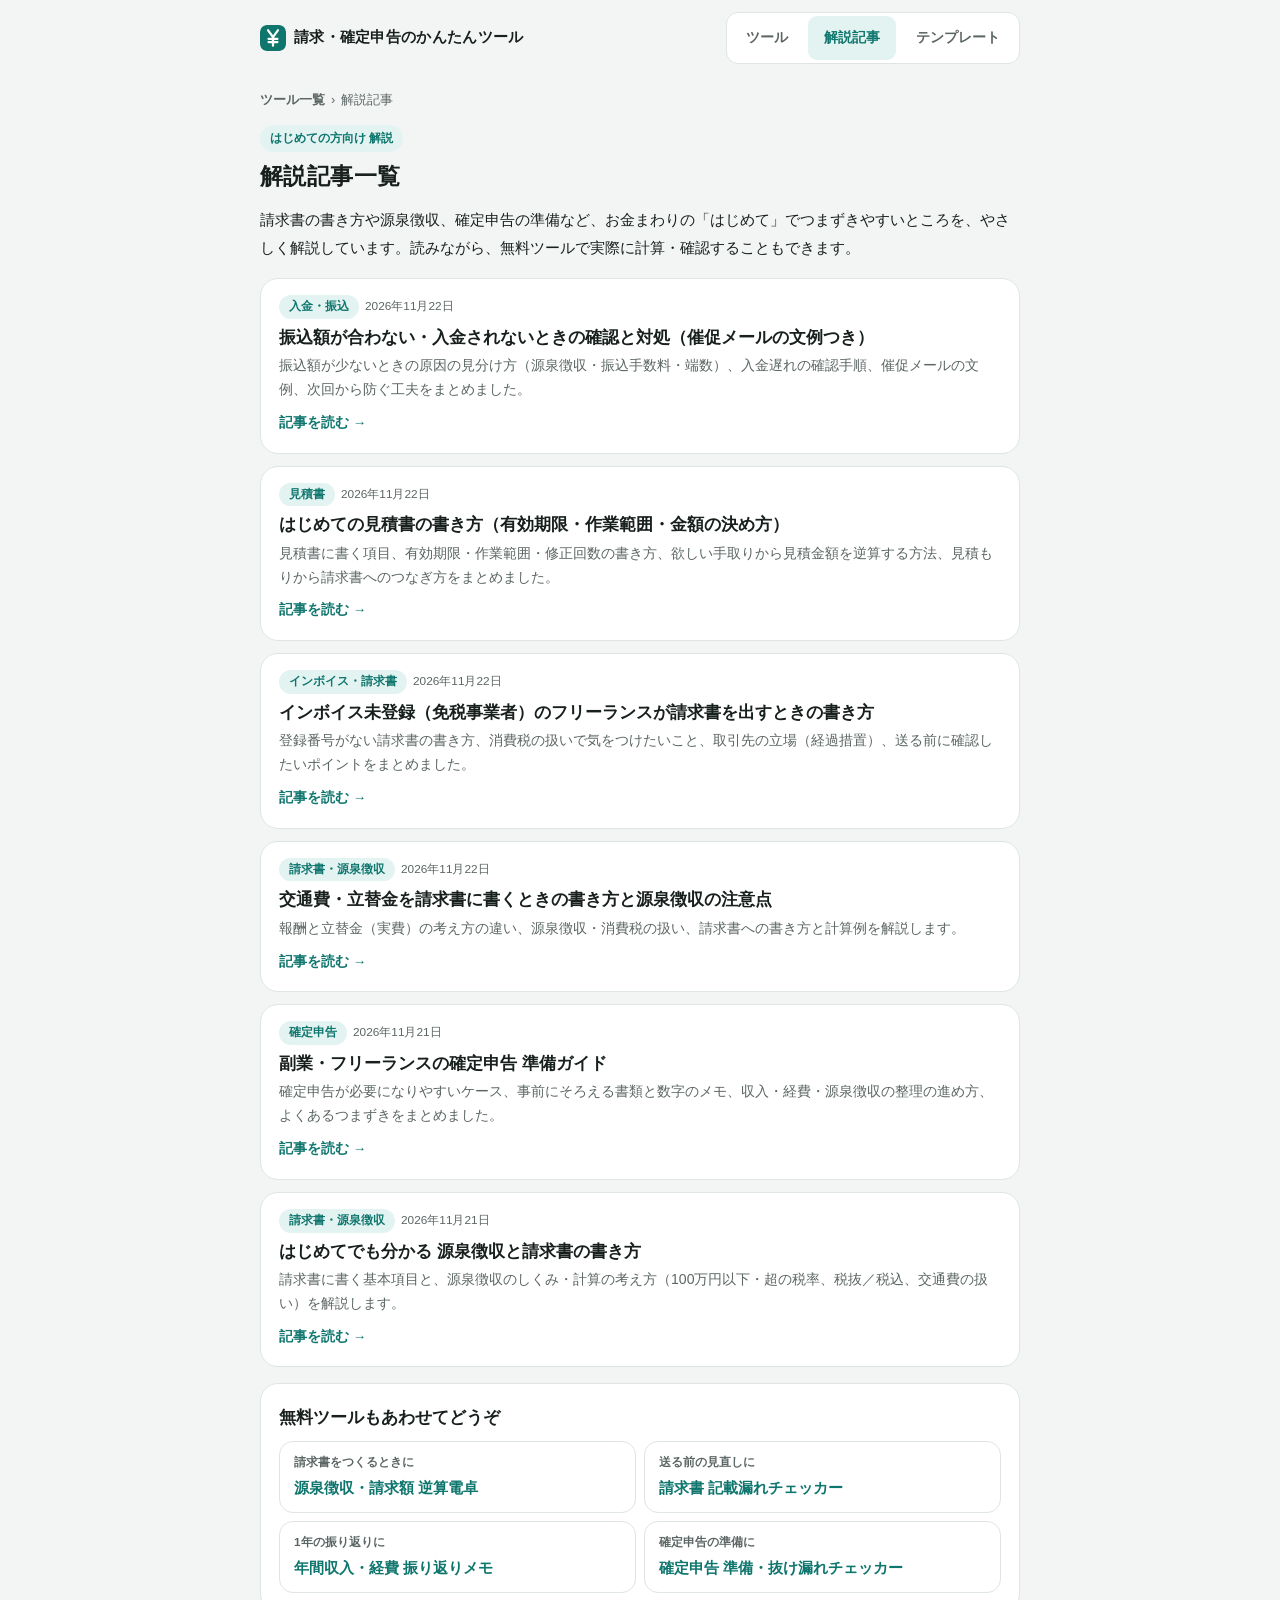
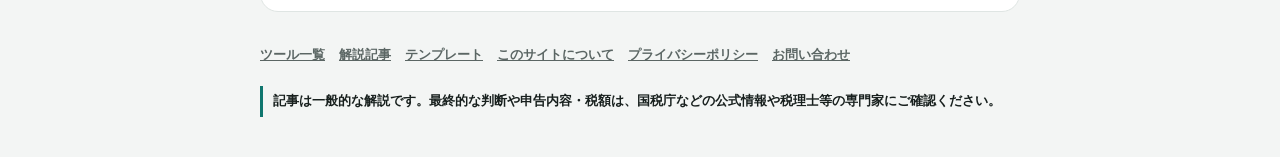
<file: guides.html>
<!DOCTYPE html>
<html lang="ja">
<head>
<meta charset="UTF-8">
<meta name="viewport" content="width=device-width, initial-scale=1, viewport-fit=cover">
<meta name="theme-color" content="#0f766e">
<meta name="description" content="フリーランス・副業・経理初心者向けの解説記事一覧。源泉徴収と請求書の書き方、確定申告の準備など、お金まわりの「はじめて」をやさしく解説します。">
<title>解説記事一覧｜請求・確定申告のかんたんツール</title>
<link rel="canonical" href="https://test-app.kaikeilab.workers.dev/guides">
<link rel="icon" href="/favicon.ico" sizes="32x32">
<link rel="icon" href="/favicon.svg" type="image/svg+xml">
<link rel="apple-touch-icon" href="/apple-touch-icon.png">
<meta property="og:type" content="website">
<meta property="og:site_name" content="請求・確定申告のかんたんツール">
<meta property="og:locale" content="ja_JP">
<meta property="og:title" content="解説記事一覧">
<meta property="og:description" content="源泉徴収と請求書の書き方、確定申告の準備など、フリーランス・副業・経理初心者向けの解説記事をまとめています。">
<meta property="og:url" content="https://test-app.kaikeilab.workers.dev/guides">
<meta property="og:image" content="https://test-app.kaikeilab.workers.dev/og-image.png">
<meta property="og:image:width" content="1200">
<meta property="og:image:height" content="630">
<meta name="twitter:card" content="summary_large_image">
<link rel="stylesheet" href="/site.css">
<link rel="stylesheet" href="/article.css">
</head>
<body>
<header class="site-header">
  <a class="brand" href="/tools"><img src="/favicon.svg" alt="" width="26" height="26"><span>請求・確定申告のかんたんツール</span></a>
  <nav class="site-nav" aria-label="サイト内メニュー">
    <a href="/tools">ツール</a>
    <a href="/guides" aria-current="page">解説記事</a>
    <a href="/templates">テンプレート</a>
  </nav>
</header>
<div class="page">
  <nav aria-label="パンくずリスト">
    <ol class="crumbs">
      <li><a href="/tools">ツール一覧</a></li>
      <li><span>解説記事</span></li>
    </ol>
  </nav>

  <header>
    <span class="eyebrow">はじめての方向け 解説</span>
    <h1>解説記事一覧</h1>
    <p class="lead">請求書の書き方や源泉徴収、確定申告の準備など、お金まわりの「はじめて」でつまずきやすいところを、やさしく解説しています。読みながら、無料ツールで実際に計算・確認することもできます。</p>
  </header>

  <!--
    ===== 記事を追加するとき =====
    下の <li> を1つコピーして、新しい記事をリストの「いちばん上」に追加してください（新しい順）。
    href・タグ・公開日・タイトル・説明を書き換えます。あわせて sitemap.xml にも記事のURLを追記してください。
  -->
  <ul class="posts">
    <li>
      <a class="post" href="/guides/nyukin-check">
        <span class="tags"><span>入金・振込</span><time datetime="2026-11-22">2026年11月22日</time></span>
        <b>振込額が合わない・入金されないときの確認と対処（催促メールの文例つき）</b>
        <p>振込額が少ないときの原因の見分け方（源泉徴収・振込手数料・端数）、入金遅れの確認手順、催促メールの文例、次回から防ぐ工夫をまとめました。</p>
        <span class="more">記事を読む →</span>
      </a>
    </li>
    <li>
      <a class="post" href="/guides/mitsumori">
        <span class="tags"><span>見積書</span><time datetime="2026-11-22">2026年11月22日</time></span>
        <b>はじめての見積書の書き方（有効期限・作業範囲・金額の決め方）</b>
        <p>見積書に書く項目、有効期限・作業範囲・修正回数の書き方、欲しい手取りから見積金額を逆算する方法、見積もりから請求書へのつなぎ方をまとめました。</p>
        <span class="more">記事を読む →</span>
      </a>
    </li>
    <li>
      <a class="post" href="/guides/menzei-invoice">
        <span class="tags"><span>インボイス・請求書</span><time datetime="2026-11-22">2026年11月22日</time></span>
        <b>インボイス未登録（免税事業者）のフリーランスが請求書を出すときの書き方</b>
        <p>登録番号がない請求書の書き方、消費税の扱いで気をつけたいこと、取引先の立場（経過措置）、送る前に確認したいポイントをまとめました。</p>
        <span class="more">記事を読む →</span>
      </a>
    </li>
    <li>
      <a class="post" href="/guides/tatekae-kotsuhi">
        <span class="tags"><span>請求書・源泉徴収</span><time datetime="2026-11-22">2026年11月22日</time></span>
        <b>交通費・立替金を請求書に書くときの書き方と源泉徴収の注意点</b>
        <p>報酬と立替金（実費）の考え方の違い、源泉徴収・消費税の扱い、請求書への書き方と計算例を解説します。</p>
        <span class="more">記事を読む →</span>
      </a>
    </li>
    <li>
      <a class="post" href="/guides/kakutei-junbi">
        <span class="tags"><span>確定申告</span><time datetime="2026-11-21">2026年11月21日</time></span>
        <b>副業・フリーランスの確定申告 準備ガイド</b>
        <p>確定申告が必要になりやすいケース、事前にそろえる書類と数字のメモ、収入・経費・源泉徴収の整理の進め方、よくあるつまずきをまとめました。</p>
        <span class="more">記事を読む →</span>
      </a>
    </li>
    <li>
      <a class="post" href="/guides/gensen-invoice">
        <span class="tags"><span>請求書・源泉徴収</span><time datetime="2026-11-21">2026年11月21日</time></span>
        <b>はじめてでも分かる 源泉徴収と請求書の書き方</b>
        <p>請求書に書く基本項目と、源泉徴収のしくみ・計算の考え方（100万円以下・超の税率、税抜／税込、交通費の扱い）を解説します。</p>
        <span class="more">記事を読む →</span>
      </a>
    </li>
  </ul>

  <section class="site-section" aria-labelledby="h-tools">
    <h2 id="h-tools">無料ツールもあわせてどうぞ</h2>
    <div class="cta">
      <a href="/"><small>請求書をつくるときに</small><b>源泉徴収・請求額 逆算電卓</b></a>
      <a href="/invoice-check"><small>送る前の見直しに</small><b>請求書 記載漏れチェッカー</b></a>
      <a href="/income-memo"><small>1年の振り返りに</small><b>年間収入・経費 振り返りメモ</b></a>
      <a href="/checklist"><small>確定申告の準備に</small><b>確定申告 準備・抜け漏れチェッカー</b></a>
    </div>
  </section>

  <footer>
    <ul class="site-links">
      <li><a href="/tools">ツール一覧</a></li>
      <li><a href="/guides">解説記事</a></li>
      <li><a href="/templates">テンプレート</a></li>
      <li><a href="/about">このサイトについて</a></li>
      <li><a href="/about#privacy">プライバシーポリシー</a></li>
      <li><a href="/about#contact">お問い合わせ</a></li>
    </ul>
    <p class="must">記事は一般的な解説です。最終的な判断や申告内容・税額は、国税庁などの公式情報や税理士等の専門家にご確認ください。</p>
  </footer>
</div>
<script src="/site.js" defer></script>
</body>
</html>
</file>
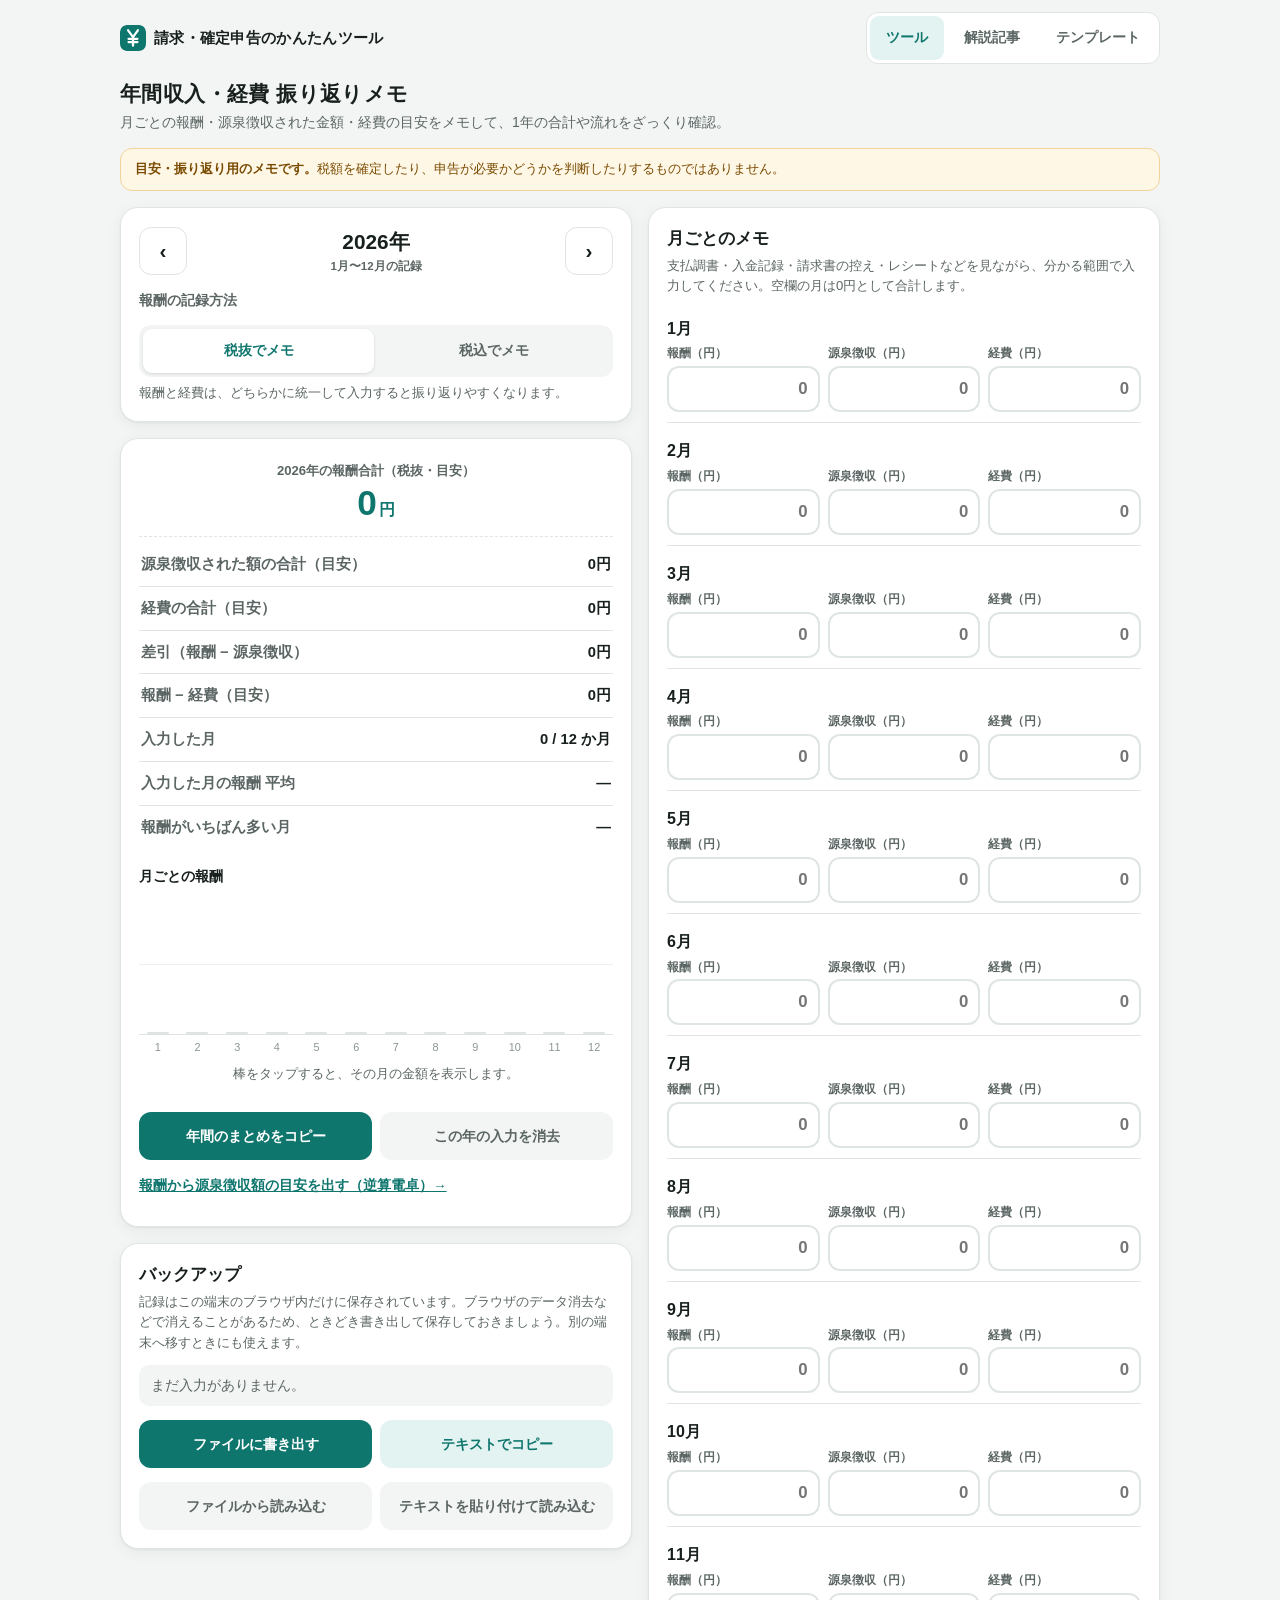
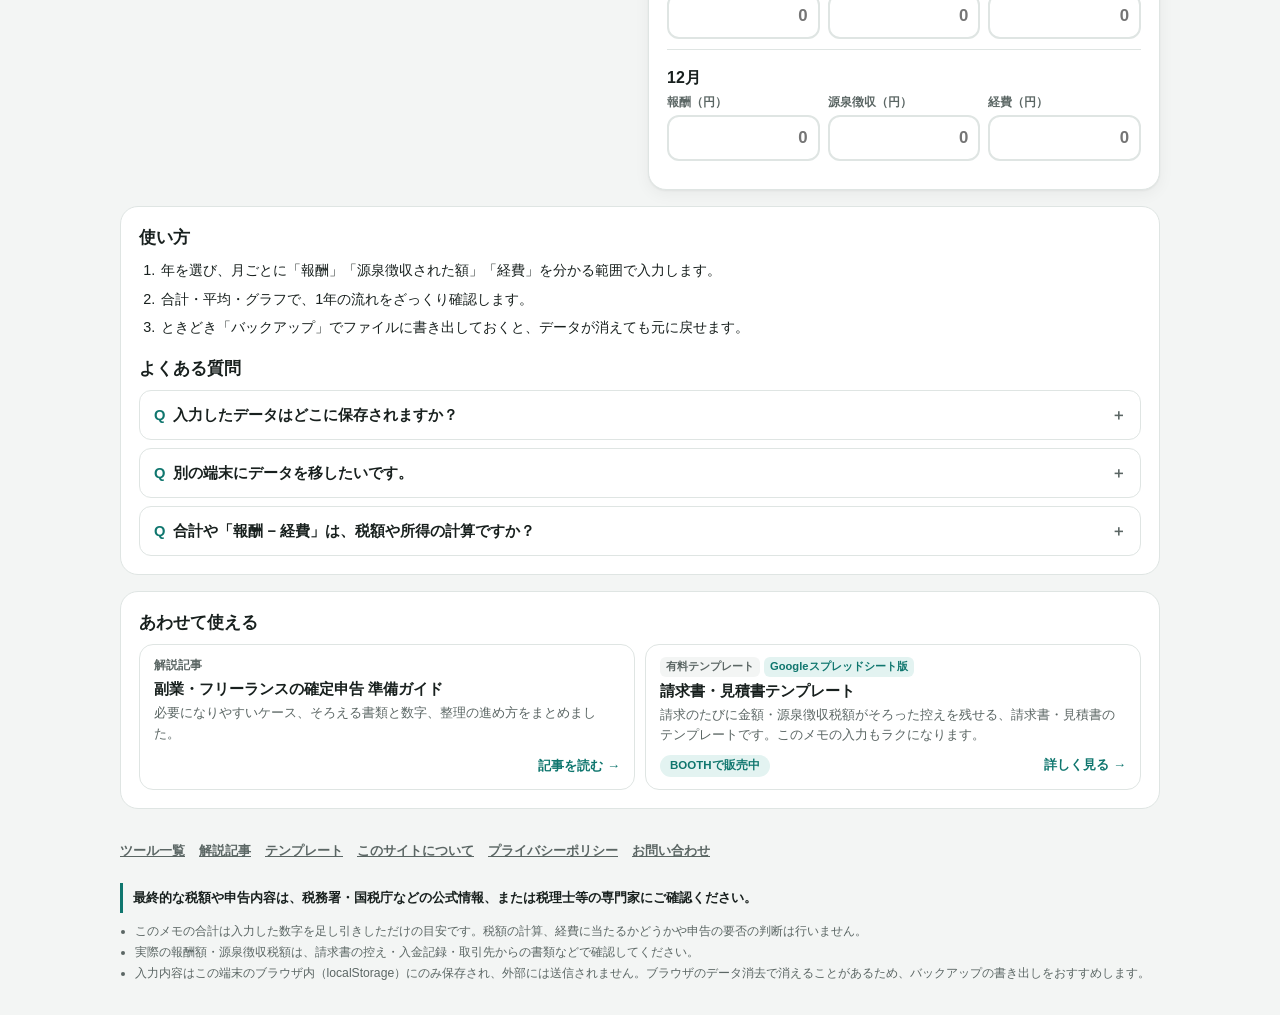
<file: income-memo.html>
<!DOCTYPE html>
<html lang="ja">
<head>
<meta charset="UTF-8">
<meta name="viewport" content="width=device-width, initial-scale=1, viewport-fit=cover">
<meta name="theme-color" content="#0f766e">
<meta name="description" content="月ごとの報酬・源泉徴収された額・経費の目安を入力して、年間合計や月ごとの流れをざっくり振り返れる無料メモツール。入力内容は端末内にのみ保存し、バックアップの書き出しにも対応。">
<title>年間収入・経費 振り返りメモ｜請求・確定申告のかんたんツール</title>
<link rel="canonical" href="https://test-app.kaikeilab.workers.dev/income-memo">
<link rel="icon" href="/favicon.ico" sizes="32x32">
<link rel="icon" href="/favicon.svg" type="image/svg+xml">
<link rel="apple-touch-icon" href="/apple-touch-icon.png">
<meta property="og:type" content="website">
<meta property="og:site_name" content="請求・確定申告のかんたんツール">
<meta property="og:locale" content="ja_JP">
<meta property="og:title" content="年間収入・経費 振り返りメモ">
<meta property="og:description" content="月ごとの報酬・源泉徴収された額・経費の目安を入力して、年間合計や月ごとの流れをざっくり振り返れる無料メモツール。入力内容は端末内にのみ保存し、バックアップの書き出しにも対応。">
<meta property="og:url" content="https://test-app.kaikeilab.workers.dev/income-memo">
<meta property="og:image" content="https://test-app.kaikeilab.workers.dev/og-image.png">
<meta property="og:image:width" content="1200">
<meta property="og:image:height" content="630">
<meta name="twitter:card" content="summary_large_image">
<link rel="stylesheet" href="/site.css">
<style>
  :root {
    --page-max: 1040px;
    --bg: #f3f5f4;
    --card: #ffffff;
    --text: #18201e;
    --sub: #5b6664;
    --muted: #8a9593;
    --line: #dfe5e3;
    --grid: #eceff0;
    --accent: #0f766e;
    --accent-soft: #e3f3f1;
    --warn-bg: #fff7e6;
    --warn-line: #f2d49b;
    --warn-text: #7a4b00;
    --shadow: 0 1px 2px rgba(0,0,0,.05), 0 4px 16px rgba(0,0,0,.05);
  }
  @media (prefers-color-scheme: dark) {
    :root {
      --bg: #0e1312;
      --card: #18201e;
      --text: #eef3f2;
      --sub: #9aa8a5;
      --muted: #6f7c7a;
      --line: #2a3533;
      --grid: #222c2a;
      --accent: #2dd4bf;
      --accent-soft: #123532;
      --warn-bg: #2a2212;
      --warn-line: #5c4a22;
      --warn-text: #f5d08a;
      --shadow: none;
    }
  }
  * { box-sizing: border-box; margin: 0; padding: 0; }
  html { -webkit-text-size-adjust: 100%; }
  body {
    font-family: -apple-system, BlinkMacSystemFont, "Hiragino Sans", "Noto Sans JP", "Yu Gothic UI", sans-serif;
    background: var(--bg); color: var(--text); line-height: 1.55; min-height: 100vh;
    padding: 12px 16px calc(32px + env(safe-area-inset-bottom));
  }
  a { color: var(--accent); }
  header, .notice, .wrap, footer { max-width: 1040px; margin-left: auto; margin-right: auto; }
  header { margin-bottom: 14px; }
  h1 { font-size: 1.3rem; letter-spacing: .02em; }
  header p { color: var(--sub); font-size: .88rem; margin-top: 2px; }
  .notice { margin-bottom: 16px; background: var(--warn-bg); border: 1px solid var(--warn-line); color: var(--warn-text); border-radius: 12px; padding: 10px 14px; font-size: .84rem; }

  .wrap { display: grid; gap: 16px; grid-template-columns: minmax(0, 1fr); }
  @media (min-width: 900px) {
    .wrap { grid-template-columns: minmax(0, 1fr) minmax(0, 1fr); align-items: start; }
  }
  .card { background: var(--card); border: 1px solid var(--line); border-radius: 18px; padding: 18px; box-shadow: var(--shadow); }
  .card + .card { margin-top: 16px; }
  h2 { font-size: 1.05rem; margin-bottom: 4px; }
  .lead { color: var(--sub); font-size: .82rem; margin-bottom: 12px; }

  /* 年の切替 */
  .year { display: flex; align-items: center; justify-content: space-between; gap: 8px; }
  .year button {
    width: 48px; height: 48px; border-radius: 12px; border: 1px solid var(--line); background: var(--card); color: var(--text);
    font: inherit; font-size: 1.3rem; font-weight: 700; cursor: pointer; touch-action: manipulation;
  }
  .year button:active { transform: scale(.96); }
  .year .y { font-size: 1.3rem; font-weight: 800; font-variant-numeric: tabular-nums; text-align: center; }
  .year .y small { display: block; font-size: .72rem; color: var(--sub); font-weight: 600; }

  .seg { display: flex; gap: 4px; background: var(--bg); border-radius: 12px; padding: 4px; margin-top: 14px; }
  .seg button {
    flex: 1 1 0; min-width: 0; min-height: 44px; border: 0; border-radius: 9px; background: transparent; color: var(--sub);
    font: inherit; font-size: .88rem; font-weight: 700; cursor: pointer; touch-action: manipulation;
  }
  .seg button[aria-pressed="true"] { background: var(--card); color: var(--accent); box-shadow: 0 1px 3px rgba(0,0,0,.12); }
  .label { display: block; font-size: .85rem; font-weight: 700; color: var(--sub); margin-top: 14px; }

  /* 合計 */
  .hero { text-align: center; padding: 4px 0 12px; border-bottom: 1px dashed var(--line); }
  .hero .cap { font-size: .82rem; color: var(--sub); font-weight: 700; }
  .hero .val { font-size: clamp(1.6rem, 8vw, 2.2rem); font-weight: 800; color: var(--accent); font-variant-numeric: tabular-nums; line-height: 1.2; overflow-wrap: anywhere; }
  .hero .val small { font-size: 1rem; margin-left: 2px; }
  table.sum { width: 100%; border-collapse: collapse; margin-top: 6px; font-variant-numeric: tabular-nums; }
  table.sum th, table.sum td { padding: 10px 2px; border-bottom: 1px solid var(--line); font-size: .92rem; }
  table.sum th { text-align: left; font-weight: 600; color: var(--sub); }
  table.sum td { text-align: right; font-weight: 700; white-space: nowrap; }
  table.sum tr:last-child th, table.sum tr:last-child td { border-bottom: 0; }
  .warnline { margin-top: 10px; font-size: .8rem; color: var(--warn-text); background: var(--warn-bg); border: 1px solid var(--warn-line); border-radius: 10px; padding: 8px 10px; }

  /* 月別グラフ（単一系列・報酬） */
  .chart-title { display: flex; flex-wrap: wrap; justify-content: space-between; align-items: baseline; gap: 2px 8px; margin-top: 16px; }
  .chart-title b { font-size: .9rem; }
  .chart-title span { font-size: .75rem; color: var(--sub); }
  .chart { position: relative; margin-top: 8px; }
  .plot { display: grid; grid-template-columns: repeat(12, minmax(0, 1fr)); gap: 2px; height: 140px; align-items: end; border-bottom: 1px solid var(--line);
    background: linear-gradient(to top, transparent calc(50% - .5px), var(--grid) calc(50% - .5px), var(--grid) calc(50% + .5px), transparent calc(50% + .5px)); }
  .col { height: 100%; display: flex; align-items: flex-end; justify-content: center; border: 0; background: none; padding: 0; cursor: pointer; touch-action: manipulation; font: inherit; }
  .col .b { width: min(70%, 22px); background: var(--accent); border-radius: 4px 4px 0 0; min-height: 0; transition: height .2s; }
  .col.zero .b { height: 2px !important; background: var(--line); border-radius: 1px; }
  .col[aria-pressed="true"] .b { box-shadow: 0 0 0 2px var(--card), 0 0 0 4px var(--accent); }
  .col:focus-visible { outline: 2px solid var(--accent); outline-offset: 1px; border-radius: 4px; }
  .xlab { display: grid; grid-template-columns: repeat(12, minmax(0, 1fr)); gap: 2px; margin-top: 4px; font-size: .68rem; color: var(--muted); text-align: center; font-variant-numeric: tabular-nums; }
  .tip { margin-top: 8px; min-height: 2.6em; font-size: .82rem; color: var(--sub); text-align: center; font-variant-numeric: tabular-nums; }
  .tip b { color: var(--text); }

  .actions { display: grid; grid-template-columns: minmax(0, 1fr) minmax(0, 1fr); gap: 8px; margin-top: 14px; }
  .btn { min-height: 48px; border-radius: 12px; border: 0; font: inherit; font-weight: 700; font-size: .9rem; cursor: pointer; touch-action: manipulation; padding: 4px 8px; }
  .btn.primary { background: var(--accent); color: #fff; }
  @media (prefers-color-scheme: dark) { .btn.primary { color: #0e1312; } }
  .btn.plain { background: var(--bg); color: var(--sub); }
  .btn:active { transform: scale(.98); }
  .bk-status { font-size: .86rem; border-radius: 10px; padding: 10px 12px; background: var(--bg); color: var(--sub); }
  .bk-status.warn { background: var(--warn-bg); border: 1px solid var(--warn-line); color: var(--warn-text); }
  .bk-status.ok { background: var(--accent-soft); color: var(--accent); }
  .btn.ghost { background: var(--accent-soft); color: var(--accent); }
  .paste { margin-top: 10px; }
  .paste textarea { width: 100%; min-height: 96px; border: 2px solid var(--line); border-radius: 12px; background: var(--card); color: var(--text); font: inherit; font-size: 16px; padding: 8px 10px; }
  .paste textarea:focus { outline: none; border-color: var(--accent); }
  .paste .btn { width: 100%; margin-top: 8px; }
  .calc-link { display: inline-flex; align-items: center; min-height: 44px; font-size: .85rem; font-weight: 700; margin-top: 4px; }

  /* 月別入力 */
  .months { list-style: none; display: grid; gap: 8px; }
  .month { display: grid; grid-template-columns: repeat(2, minmax(0, 1fr)); gap: 4px 8px; align-items: end; padding: 8px 0 10px; border-bottom: 1px solid var(--line); }
  @media (min-width: 480px) { .month { grid-template-columns: repeat(3, minmax(0, 1fr)); } }
  .month:last-child { border-bottom: 0; }
  .month .m { grid-column: 1 / -1; font-weight: 800; font-size: 1rem; font-variant-numeric: tabular-nums; }
  .month label { display: block; font-size: .72rem; color: var(--sub); font-weight: 700; margin-bottom: 3px; }
  .money { position: relative; }
  .money input {
    width: 100%; min-height: 46px; border: 2px solid var(--line); border-radius: 12px; background: var(--card); color: var(--text);
    font: inherit; font-size: 1.05rem; font-weight: 700; text-align: right; padding: 6px 10px; font-variant-numeric: tabular-nums;
  }
  .money input:focus { outline: none; border-color: var(--accent); }
  .month.over .wh input { border-color: var(--warn-line); }
  .month .flag { grid-column: 1 / -1; font-size: .74rem; color: var(--warn-text); }

  .toast {
    position: fixed; left: 50%; bottom: calc(24px + env(safe-area-inset-bottom)); transform: translateX(-50%) translateY(20px);
    background: var(--text); color: var(--bg); padding: 10px 18px; border-radius: 999px; font-size: .9rem; font-weight: 700;
    opacity: 0; transition: .2s; pointer-events: none; z-index: 10; max-width: calc(100% - 32px); text-align: center;
  }
  .toast.show { opacity: 1; transform: translateX(-50%) translateY(0); }
  footer { margin-top: 20px; color: var(--sub); font-size: .76rem; line-height: 1.7; }
  footer .must { color: var(--text); font-weight: 700; font-size: .84rem; border-left: 3px solid var(--accent); padding: 4px 0 4px 10px; margin-bottom: 8px; }
  footer li { margin-left: 1.2em; }
  [hidden] { display: none !important; }
  @media (max-width: 380px) {
    body { padding-left: 12px; padding-right: 12px; }
    .card { padding: 14px; }
    .actions { grid-template-columns: minmax(0, 1fr); }
  }
</style>
</head>
<body>
<header class="site-header">
  <a class="brand" href="/tools"><img src="/favicon.svg" alt="" width="26" height="26"><span>請求・確定申告のかんたんツール</span></a>
  <nav class="site-nav" aria-label="サイト内メニュー">
    <a href="/tools" aria-current="page">ツール</a>
    <a href="/guides">解説記事</a>
    <a href="/templates">テンプレート</a>
  </nav>
</header>
<header>
  <h1>年間収入・経費 振り返りメモ</h1>
  <p>月ごとの報酬・源泉徴収された金額・経費の目安をメモして、1年の合計や流れをざっくり確認。</p>
</header>
<p class="notice"><b>目安・振り返り用のメモです。</b>税額を確定したり、申告が必要かどうかを判断したりするものではありません。</p>

<div class="wrap">
  <section class="summary-col">
    <div class="card">
      <div class="year">
        <button type="button" id="prevYear" aria-label="前の年">‹</button>
        <div class="y"><span id="yearLabel">----</span>年<small>1月〜12月の記録</small></div>
        <button type="button" id="nextYear" aria-label="次の年">›</button>
      </div>
      <span class="label">報酬の記録方法</span>
      <div class="seg" role="group" aria-label="報酬の記録方法" id="basisSeg">
        <button type="button" data-val="ex">税抜でメモ</button>
        <button type="button" data-val="in">税込でメモ</button>
      </div>
      <p class="lead" style="margin:6px 0 0">報酬と経費は、どちらかに統一して入力すると振り返りやすくなります。</p>
    </div>

    <div class="card" aria-live="polite">
      <div class="hero">
        <div class="cap"><span id="yearCap"></span>年の報酬合計（<span id="basisCap">税抜</span>・目安）</div>
        <div class="val"><span id="totInc">0</span><small>円</small></div>
      </div>
      <table class="sum">
        <tbody>
          <tr><th>源泉徴収された額の合計（目安）</th><td id="totWh">0円</td></tr>
          <tr><th>経費の合計（目安）</th><td id="totExp">0円</td></tr>
          <tr><th>差引（報酬 − 源泉徴収）</th><td id="totNet">0円</td></tr>
          <tr><th>報酬 − 経費（目安）</th><td id="totProfit">0円</td></tr>
          <tr><th>入力した月</th><td id="filled">0 / 12 か月</td></tr>
          <tr><th>入力した月の報酬 平均</th><td id="avgInc">—</td></tr>
          <tr><th>報酬がいちばん多い月</th><td id="maxMonth">—</td></tr>
        </tbody>
      </table>
      <p class="warnline" id="overWarn" hidden></p>

      <div class="chart-title"><b>月ごとの報酬</b><span id="scaleLabel"></span></div>
      <div class="chart">
        <div class="plot" id="plot" role="group" aria-label="月ごとの報酬の棒グラフ（棒をタップで金額を表示）"></div>
        <div class="xlab" id="xlab" aria-hidden="true"></div>
      </div>
      <p class="tip" id="tip">棒をタップすると、その月の金額を表示します。</p>

      <div class="actions">
        <button type="button" class="btn primary" id="copyBtn">年間のまとめをコピー</button>
        <button type="button" class="btn plain" id="clearYear">この年の入力を消去</button>
      </div>
      <a class="calc-link" href="/">報酬から源泉徴収額の目安を出す（逆算電卓）→</a>
    </div>

    <div class="card" id="backupCard">
      <h2>バックアップ</h2>
      <p class="lead">記録はこの端末のブラウザ内だけに保存されています。ブラウザのデータ消去などで消えることがあるため、ときどき書き出して保存しておきましょう。別の端末へ移すときにも使えます。</p>
      <p class="bk-status" id="bkStatus" role="status">まだ入力がありません。</p>
      <div class="actions">
        <button type="button" class="btn primary" id="exportFile">ファイルに書き出す</button>
        <button type="button" class="btn ghost" id="exportCopy">テキストでコピー</button>
      </div>
      <div class="actions">
        <button type="button" class="btn plain" id="importFile">ファイルから読み込む</button>
        <button type="button" class="btn plain" id="pasteToggle" aria-expanded="false" aria-controls="pasteBox">テキストを貼り付けて読み込む</button>
      </div>
      <input type="file" id="fileInput" accept=".json,application/json,text/plain" hidden>
      <div class="paste" id="pasteBox" hidden>
        <label class="label" for="pasteArea" style="margin-top:0">書き出したテキストを貼り付けてください</label>
        <textarea id="pasteArea" spellcheck="false" autocomplete="off"></textarea>
        <button type="button" class="btn primary" id="pasteApply">この内容で読み込む</button>
      </div>
    </div>
  </section>

  <section class="card">
    <h2>月ごとのメモ</h2>
    <p class="lead">支払調書・入金記録・請求書の控え・レシートなどを見ながら、分かる範囲で入力してください。空欄の月は0円として合計します。</p>
    <ul class="months" id="months"></ul>
  </section>
</div>

<section class="site-section" aria-labelledby="howto-title">
  <h2 id="howto-title">使い方</h2>
  <ol class="howto">
    <li>年を選び、月ごとに「報酬」「源泉徴収された額」「経費」を分かる範囲で入力します。</li>
    <li>合計・平均・グラフで、1年の流れをざっくり確認します。</li>
    <li>ときどき「バックアップ」でファイルに書き出しておくと、データが消えても元に戻せます。</li>
  </ol>
  <h2 class="sub-h" id="faq-title">よくある質問</h2>
  <div class="faq">
    <details><summary>入力したデータはどこに保存されますか？</summary><div class="a">この端末のブラウザ内だけに保存され、外部には送信されません。iPhoneとiPadなど別の端末とは共有されず、ブラウザのデータ消去や、長いあいだサイトを開かなかった場合などに消えることがあります。定期的にバックアップを書き出してください。</div></details>
    <details><summary>別の端末にデータを移したいです。</summary><div class="a">「ファイルに書き出す」または「テキストでコピー」でバックアップを作り、移したい端末でこのページを開いて「ファイルから読み込む」または「テキストを貼り付けて読み込む」を使ってください。読み込むと、その端末の記録はバックアップの内容に置き換わります。</div></details>
    <details><summary>合計や「報酬 − 経費」は、税額や所得の計算ですか？</summary><div class="a">いいえ。入力した数字を足し引きしただけの目安です。経費として扱えるかどうかなどの判断もしていません。確定申告については<a href="https://www.nta.go.jp/taxes/shiraberu/shinkoku/tokushu/index.htm" target="_blank" rel="noopener">国税庁 確定申告特集</a>や税理士等の専門家にご確認ください。</div></details>
  </div>
</section>

<section class="site-section related" aria-labelledby="rel-title">
  <h2 id="rel-title">あわせて使える</h2>
  <div class="rel-grid">
    <a class="rel-card" href="/guides/kakutei-junbi"><small>解説記事</small><b>副業・フリーランスの確定申告 準備ガイド</b><span class="rel-desc">必要になりやすいケース、そろえる書類と数字、整理の進め方をまとめました。</span><span class="rel-foot"><span></span><span class="go">記事を読む →</span></span></a>
    <aside class="promo-box" data-product="p1" data-lead="請求のたびに金額・源泉徴収税額がそろった控えを残せる、請求書・見積書のテンプレートです。このメモの入力もラクになります。"></aside>
  </div>
</section>

<footer>
  <ul class="site-links">
    <li><a href="/tools">ツール一覧</a></li>
    <li><a href="/guides">解説記事</a></li>
    <li><a href="/templates">テンプレート</a></li>
    <li><a href="/about">このサイトについて</a></li>
    <li><a href="/about#privacy">プライバシーポリシー</a></li>
    <li><a href="/about#contact">お問い合わせ</a></li>
  </ul>
  <p class="must">最終的な税額や申告内容は、税務署・国税庁などの公式情報、または税理士等の専門家にご確認ください。</p>
  <ul>
    <li>このメモの合計は入力した数字を足し引きしただけの目安です。税額の計算、経費に当たるかどうかや申告の要否の判断は行いません。</li>
    <li>実際の報酬額・源泉徴収税額は、請求書の控え・入金記録・取引先からの書類などで確認してください。</li>
    <li>入力内容はこの端末のブラウザ内（localStorage）にのみ保存され、外部には送信されません。ブラウザのデータ消去で消えることがあるため、バックアップの書き出しをおすすめします。</li>
  </ul>
</footer>

<div class="toast" id="toast" role="status"></div>

<script>
(function () {
  "use strict";
  var STORE_KEY = "income-memo-v1";   // 既存データをそのまま読めるようキー名は変えない
  var MAX = 9999999999;
  var MIN_YEAR = 2000, MAX_YEAR = 2100;
  var KINDS = ["inc", "wh", "exp"];    // 報酬・源泉徴収・経費

  // 確定申告シーズン（1〜3月）は前年を初期表示
  var now = new Date();
  var defaultYear = now.getMonth() < 3 ? now.getFullYear() - 1 : now.getFullYear();
  var data = { year: defaultYear, basis: "ex", years: {}, lastBackup: 0, modifiedAt: 0 };

  var $ = function (id) { return document.getElementById(id); };
  function toInt(str) {
    var s = String(str == null ? "" : str).replace(/[０-９]/g, function (c) { return String.fromCharCode(c.charCodeAt(0) - 0xFEE0); })
      .replace(/[^0-9]/g, "").replace(/^0+(?=\d)/, "");
    if (!s) return 0;
    var n = parseInt(s, 10);
    return n > MAX ? MAX : n;
  }
  function fmt(n) { return n.toLocaleString("ja-JP"); }
  function yen(n) { return fmt(n) + "円"; }
  function signedYen(n) { return (n < 0 ? "−" : "") + yen(Math.abs(n)); }
  function cleanArr(a) {
    var out = [];
    for (var i = 0; i < 12; i++) {
      var v = Array.isArray(a) ? a[i] : 0;
      out.push(typeof v === "number" && isFinite(v) && v > 0 ? Math.min(MAX, Math.floor(v)) : 0);
    }
    return out;
  }
  function emptyYear() { return { inc: cleanArr([]), wh: cleanArr([]), exp: cleanArr([]) }; }
  function cleanYear(v) { return { inc: cleanArr(v.inc), wh: cleanArr(v.wh), exp: cleanArr(v.exp) }; }
  function isEmptyYear(v) { return KINDS.every(function (k) { return v[k].every(function (x) { return !x; }); }); }
  function validTime(t) { return typeof t === "number" && isFinite(t) && t > 0 && t < 4102444800000 ? t : 0; }
  // 保存データ・バックアップの年データを検証して取り出す（不正な値は無視）
  function cleanYears(src) {
    var out = {};
    if (!src || typeof src !== "object") return out;
    Object.keys(src).forEach(function (y) {
      var yy = parseInt(y, 10), v = src[y];
      if (String(yy) === String(y) && yy >= MIN_YEAR && yy <= MAX_YEAR && v && typeof v === "object") {
        var c = cleanYear(v);
        if (!isEmptyYear(c)) out[yy] = c;
      }
    });
    return out;
  }

  function load() {
    try {
      var d = JSON.parse(localStorage.getItem(STORE_KEY) || "null");
      if (!d || typeof d !== "object") return;
      if (d.basis === "ex" || d.basis === "in") data.basis = d.basis;
      if (typeof d.year === "number" && d.year >= MIN_YEAR && d.year <= MAX_YEAR) data.year = Math.floor(d.year);
      data.years = cleanYears(d.years);
      data.lastBackup = validTime(d.lastBackup);
      data.modifiedAt = validTime(d.modifiedAt);
    } catch (e) {}
  }
  function save() {
    Object.keys(data.years).forEach(function (y) { if (isEmptyYear(data.years[y])) delete data.years[y]; });
    try { localStorage.setItem(STORE_KEY, JSON.stringify(data)); } catch (e) {}
  }
  function touch() { data.modifiedAt = Date.now(); }
  function cur() {
    if (!data.years[data.year]) data.years[data.year] = emptyYear();
    return data.years[data.year];
  }
  function view() { return data.years[data.year] || emptyYear(); }
  function hasAnyData() { return Object.keys(data.years).some(function (y) { return !isEmptyYear(data.years[y]); }); }

  // ---------- 月別入力 ----------
  var els = { inc: [], wh: [], exp: [] }, rowEls = [], flagEls = [];
  var LABELS = { inc: ["報酬", "報酬"], wh: ["源泉徴収", "源泉徴収された額"], exp: ["経費", "経費"] };
  function buildMonths() {
    var ul = $("months");
    for (var i = 0; i < 12; i++) {
      var li = document.createElement("li"); li.className = "month";
      var m = document.createElement("div"); m.className = "m"; m.textContent = (i + 1) + "月";
      li.appendChild(m);
      KINDS.forEach(function (k) { li.appendChild(field(k + i, k, i)); });
      var flag = document.createElement("div"); flag.className = "flag"; flag.hidden = true;
      flag.textContent = "源泉徴収の額が報酬を上回っています。入力を確認してください。";
      li.appendChild(flag);
      ul.appendChild(li);
      rowEls.push(li); flagEls.push(flag);
    }
  }
  function field(id, kind, i) {
    var wrap = document.createElement("div"); wrap.className = kind;
    var lab = document.createElement("label"); lab.setAttribute("for", id); lab.textContent = LABELS[kind][0] + "（円）";
    var box = document.createElement("div"); box.className = "money";
    var inp = document.createElement("input");
    inp.id = id; inp.type = "text"; inp.setAttribute("inputmode", "numeric"); inp.autocomplete = "off"; inp.placeholder = "0";
    inp.setAttribute("aria-label", (i + 1) + "月の" + LABELS[kind][1]);
    box.appendChild(inp);
    wrap.appendChild(lab); wrap.appendChild(box);
    els[kind].push(inp);
    inp.addEventListener("input", function () {
      reformat(inp);
      cur()[kind][i] = toInt(inp.value);
      touch(); save(); renderAll();
    });
    inp.addEventListener("focus", function () { setTimeout(function () { try { inp.select(); } catch (e) {} }, 0); });
    return wrap;
  }
  function reformat(el) {
    var raw = el.value;
    var caret = el.selectionStart == null ? raw.length : el.selectionStart;
    var digitsBefore = raw.slice(0, caret).replace(/[^0-9０-９]/g, "").length;
    var out = /[0-9０-９]/.test(raw) ? fmt(toInt(raw)) : "";
    if (out === raw) return;
    el.value = out;
    var pos = 0, seen = 0;
    while (pos < out.length && seen < digitsBefore) { if (/[0-9]/.test(out[pos])) seen++; pos++; }
    try { el.setSelectionRange(pos, pos); } catch (e) {}
  }
  function fillInputs() {
    var y = view();
    for (var i = 0; i < 12; i++) KINDS.forEach(function (k) { els[k][i].value = y[k][i] ? fmt(y[k][i]) : ""; });
  }
  function renderFlags() {
    var y = view();
    for (var i = 0; i < 12; i++) {
      var over = y.wh[i] > y.inc[i];
      flagEls[i].hidden = !over;
      rowEls[i].classList.toggle("over", over);
    }
  }

  // ---------- 合計・グラフ ----------
  var selMonth = -1;
  function stats() {
    var y = view();
    var inc = 0, wh = 0, exp = 0, filled = 0, maxI = -1, over = [];
    for (var i = 0; i < 12; i++) {
      inc += y.inc[i]; wh += y.wh[i]; exp += y.exp[i];
      if (y.inc[i] || y.wh[i] || y.exp[i]) filled++;
      if (y.inc[i] && (maxI < 0 || y.inc[i] > y.inc[maxI])) maxI = i;
      if (y.wh[i] > y.inc[i]) over.push(i + 1);
    }
    var incMonths = y.inc.filter(function (x) { return x > 0; }).length;
    return { y: y, inc: inc, wh: wh, exp: exp, net: inc - wh, profit: inc - exp, filled: filled, maxI: maxI,
      avg: incMonths ? Math.round(inc / incMonths) : 0, incMonths: incMonths, over: over };
  }
  function renderSummary() {
    var s = stats();
    var basisName = data.basis === "in" ? "税込" : "税抜";
    $("yearLabel").textContent = data.year;
    $("yearCap").textContent = data.year;
    $("basisCap").textContent = basisName;
    $("totInc").textContent = fmt(s.inc);
    $("totWh").textContent = yen(s.wh);
    $("totExp").textContent = yen(s.exp);
    $("totNet").textContent = signedYen(s.net);
    $("totProfit").textContent = signedYen(s.profit);
    $("filled").textContent = s.filled + " / 12 か月";
    $("avgInc").textContent = s.incMonths ? yen(s.avg) : "—";
    $("maxMonth").textContent = s.maxI >= 0 ? (s.maxI + 1) + "月（" + yen(s.y.inc[s.maxI]) + "）" : "—";
    $("overWarn").hidden = !s.over.length;
    $("overWarn").textContent = s.over.length ? s.over.join("・") + "月：源泉徴収の額が報酬を上回っています。入力を確認してください。" : "";
    document.querySelectorAll("#basisSeg button").forEach(function (b) { b.setAttribute("aria-pressed", String(b.getAttribute("data-val") === data.basis)); });
    $("prevYear").disabled = data.year <= MIN_YEAR;
    $("nextYear").disabled = data.year >= MAX_YEAR;
    renderChart(s);
  }
  function niceMax(v) {
    if (v <= 0) return 0;
    var p = Math.pow(10, Math.floor(Math.log10(v)));
    var steps = [1, 2, 2.5, 5, 10];
    for (var i = 0; i < steps.length; i++) if (steps[i] * p >= v) return steps[i] * p;
    return 10 * p;
  }
  function shortYen(n) {
    if (n >= 100000000) return (n / 100000000).toLocaleString("ja-JP", { maximumFractionDigits: 1 }) + "億円";
    if (n >= 10000) return (n / 10000).toLocaleString("ja-JP", { maximumFractionDigits: 1 }) + "万円";
    return yen(n);
  }
  var colEls = [];
  function buildChart() {
    var plot = $("plot"), xlab = $("xlab");
    for (var i = 0; i < 12; i++) {
      (function (i) {
        var c = document.createElement("button"); c.type = "button"; c.className = "col";
        var b = document.createElement("span"); b.className = "b";
        c.appendChild(b);
        c.addEventListener("click", function () { selMonth = selMonth === i ? -1 : i; renderSummary(); });
        c.addEventListener("mouseenter", function () { showTip(i); });
        c.addEventListener("mouseleave", function () { showTip(selMonth); });
        plot.appendChild(c); colEls.push(c);
        var l = document.createElement("span"); l.textContent = i + 1; xlab.appendChild(l);
      })(i);
    }
  }
  function renderChart(s) {
    var top = niceMax(Math.max.apply(null, s.y.inc));
    $("scaleLabel").textContent = top ? "目盛り：中央線 " + shortYen(top / 2) + "／上端 " + shortYen(top) : "";
    for (var i = 0; i < 12; i++) {
      var v = s.y.inc[i], c = colEls[i];
      c.classList.toggle("zero", !v);
      c.firstChild.style.height = top && v ? Math.max(2, v / top * 100) + "%" : "2px";
      c.setAttribute("aria-pressed", String(selMonth === i));
      c.setAttribute("aria-label", (i + 1) + "月 報酬 " + yen(v) + "、源泉徴収 " + yen(s.y.wh[i]) + "、経費 " + yen(s.y.exp[i]));
    }
    showTip(selMonth);
  }
  function showTip(i) {
    var tip = $("tip");
    if (i < 0) { tip.textContent = "棒をタップすると、その月の金額を表示します。"; return; }
    var y = view();
    tip.innerHTML = "";
    var b = document.createElement("b"); b.textContent = (i + 1) + "月";
    tip.appendChild(b);
    tip.appendChild(document.createTextNode("　報酬 " + yen(y.inc[i]) + "　／　源泉徴収 " + yen(y.wh[i]) + "　／　経費 " + yen(y.exp[i])));
  }

  // ---------- バックアップ ----------
  function fmtDate(t) { var d = new Date(t); return d.getFullYear() + "/" + (d.getMonth() + 1) + "/" + d.getDate(); }
  function daysAgo(t) {
    var a = new Date(t), b = new Date();
    var d0 = Date.UTC(a.getFullYear(), a.getMonth(), a.getDate()), d1 = Date.UTC(b.getFullYear(), b.getMonth(), b.getDate());
    var n = Math.max(0, Math.round((d1 - d0) / 86400000));
    return n === 0 ? "今日" : n + "日前";
  }
  function renderBackup() {
    var el = $("bkStatus"), has = hasAnyData();
    var cls = "", msg;
    if (!has && !data.lastBackup) {
      msg = "まだ入力がありません。";
    } else if (!data.lastBackup) {
      cls = "warn"; msg = "まだバックアップしていません。記録が消えたときに備えて、書き出して保存しておきましょう。";
    } else {
      msg = "最終バックアップ：" + fmtDate(data.lastBackup) + "（" + daysAgo(data.lastBackup) + "）";
      if (data.modifiedAt > data.lastBackup) { cls = "warn"; msg += "。その後に入力が変更されています。もう一度書き出しておくと安心です。"; }
      else if (Date.now() - data.lastBackup > 30 * 86400000) { cls = "warn"; msg += "。1か月以上たっています。"; }
      else cls = "ok";
    }
    el.className = "bk-status" + (cls ? " " + cls : "");
    el.textContent = msg;
  }
  function backupPayload() {
    return { app: "income-memo", version: 2, exportedAt: new Date().toISOString(), basis: data.basis, years: data.years };
  }
  function markBackedUp() { data.lastBackup = Date.now(); if (data.modifiedAt > data.lastBackup) data.modifiedAt = data.lastBackup; save(); renderBackup(); }
  $("exportFile").addEventListener("click", function () {
    if (!hasAnyData()) { toast("書き出す記録がありません"); return; }
    var text = JSON.stringify(backupPayload(), null, 1);
    var d = new Date();
    var name = "income-memo-backup-" + d.getFullYear() + String(d.getMonth() + 1).padStart(2, "0") + String(d.getDate()).padStart(2, "0") + ".json";
    try {
      var blob = new Blob([text], { type: "application/json" });
      var url = URL.createObjectURL(blob);
      var a = document.createElement("a");
      a.href = url; a.download = name; a.rel = "noopener";
      document.body.appendChild(a); a.click(); document.body.removeChild(a);
      setTimeout(function () { URL.revokeObjectURL(url); }, 4000);
      markBackedUp();
      toast("バックアップを書き出しました");
    } catch (e) {
      toast("書き出せませんでした。「テキストでコピー」をお試しください");
    }
  });
  $("exportCopy").addEventListener("click", function () {
    if (!hasAnyData()) { toast("書き出す記録がありません"); return; }
    copyText(JSON.stringify(backupPayload())).then(function () {
      markBackedUp();
      toast("コピーしました。メモアプリなどに貼って保存してください");
    }, function () { toast("コピーできませんでした"); });
  });
  // バックアップの読み込み（ファイル・貼り付け共通）
  function importText(text) {
    var d;
    try { d = JSON.parse(String(text || "").trim()); } catch (e) { toast("読み込めませんでした（形式が違います）"); return false; }
    if (!d || typeof d !== "object" || (d.app && d.app !== "income-memo") || !d.years || typeof d.years !== "object") {
      toast("このツールのバックアップではないようです"); return false;
    }
    var years = cleanYears(d.years), ys = Object.keys(years).sort();
    if (!ys.length) { toast("バックアップに記録が入っていません"); return false; }
    var mine = Object.keys(data.years).length;
    var msg = "バックアップ（" + ys.join("・") + "年の記録）を読み込みます。";
    msg += mine ? "\nこの端末にある記録（" + mine + "年分）は、バックアップの内容に置き換わります。よろしいですか？" : "よろしいですか？";
    if (!confirm(msg)) return false;
    data.years = years;
    if (d.basis === "ex" || d.basis === "in") data.basis = d.basis;
    if (!data.years[data.year]) data.year = parseInt(ys[ys.length - 1], 10);
    var t = Date.parse(d.exportedAt);
    data.lastBackup = validTime(t) || Date.now();
    data.modifiedAt = data.lastBackup;
    selMonth = -1;
    save(); fillInputs(); renderAll();
    toast("バックアップを読み込みました");
    return true;
  }
  $("importFile").addEventListener("click", function () { $("fileInput").click(); });
  $("fileInput").addEventListener("change", function () {
    var f = this.files && this.files[0];
    this.value = "";
    if (!f) return;
    if (f.size > 2000000) { toast("ファイルが大きすぎます"); return; }
    var r = new FileReader();
    r.onload = function () { importText(r.result); };
    r.onerror = function () { toast("ファイルを読み込めませんでした"); };
    r.readAsText(f);
  });
  $("pasteToggle").addEventListener("click", function () {
    var box = $("pasteBox"), open = box.hidden;
    box.hidden = !open;
    this.setAttribute("aria-expanded", String(open));
    if (open) $("pasteArea").focus();
  });
  $("pasteApply").addEventListener("click", function () {
    if (importText($("pasteArea").value)) { $("pasteArea").value = ""; $("pasteBox").hidden = true; $("pasteToggle").setAttribute("aria-expanded", "false"); }
  });

  // ---------- 操作 ----------
  function toast(msg) {
    var el = $("toast"); el.textContent = msg; el.classList.add("show");
    clearTimeout(toast._t); toast._t = setTimeout(function () { el.classList.remove("show"); }, 2200);
  }
  function copyText(text) {
    if (navigator.clipboard && window.isSecureContext) return navigator.clipboard.writeText(text);
    return new Promise(function (resolve, reject) {
      var ta = document.createElement("textarea"); ta.value = text; ta.setAttribute("readonly", "");
      ta.style.position = "fixed"; ta.style.opacity = "0"; ta.style.fontSize = "16px";
      document.body.appendChild(ta); ta.select(); ta.setSelectionRange(0, text.length);
      var ok = false; try { ok = document.execCommand("copy"); } catch (e) {}
      document.body.removeChild(ta); ok ? resolve() : reject();
    });
  }
  function renderAll() { renderFlags(); renderSummary(); renderBackup(); }
  function changeYear(d) {
    var ny = data.year + d;
    if (ny < MIN_YEAR || ny > MAX_YEAR) return;
    data.year = ny; selMonth = -1;
    save(); fillInputs(); renderAll();
  }
  $("prevYear").addEventListener("click", function () { changeYear(-1); });
  $("nextYear").addEventListener("click", function () { changeYear(1); });
  $("basisSeg").addEventListener("click", function (e) {
    var b = e.target.closest("button"); if (!b) return;
    var v = b.getAttribute("data-val");
    if (v === data.basis) return;
    data.basis = v; touch(); save(); renderAll();
  });
  $("copyBtn").addEventListener("click", function () {
    var s = stats();
    if (!s.filled) { toast("まだ入力がありません"); return; }
    var basisName = data.basis === "in" ? "税込" : "税抜";
    var lines = ["【" + data.year + "年 収入・経費の振り返りメモ（目安）】", "報酬・経費は" + basisName + "で記録", ""];
    for (var i = 0; i < 12; i++) lines.push((i + 1) + "月：報酬 " + yen(s.y.inc[i]) + " ／ 源泉徴収 " + yen(s.y.wh[i]) + " ／ 経費 " + yen(s.y.exp[i]));
    lines.push("", "報酬合計：" + yen(s.inc), "源泉徴収 合計：" + yen(s.wh), "経費 合計：" + yen(s.exp),
      "差引（報酬−源泉徴収）：" + signedYen(s.net), "報酬−経費：" + signedYen(s.profit));
    lines.push("※入力値を足し引きした目安です。最終的な税額や申告内容は公式情報・専門家にご確認ください。");
    copyText(lines.join("\n")).then(function () { toast("年間のまとめをコピーしました"); }, function () { toast("コピーできませんでした"); });
  });
  $("clearYear").addEventListener("click", function () {
    if (!stats().filled) { toast("消去する入力はありません"); return; }
    if (!confirm(data.year + "年の入力をすべて消去しますか？（ほかの年はそのまま）")) return;
    delete data.years[data.year]; selMonth = -1;
    touch(); save(); fillInputs(); renderAll();
    toast(data.year + "年の入力を消去しました");
  });

  load();
  buildMonths();
  buildChart();
  fillInputs();
  renderAll();
  window.__memo = { stats: stats, data: function () { return data; }, toInt: toInt, niceMax: niceMax, importText: importText };
})();
</script>
<script src="/site.js" defer></script>
</body>
</html>
</file>
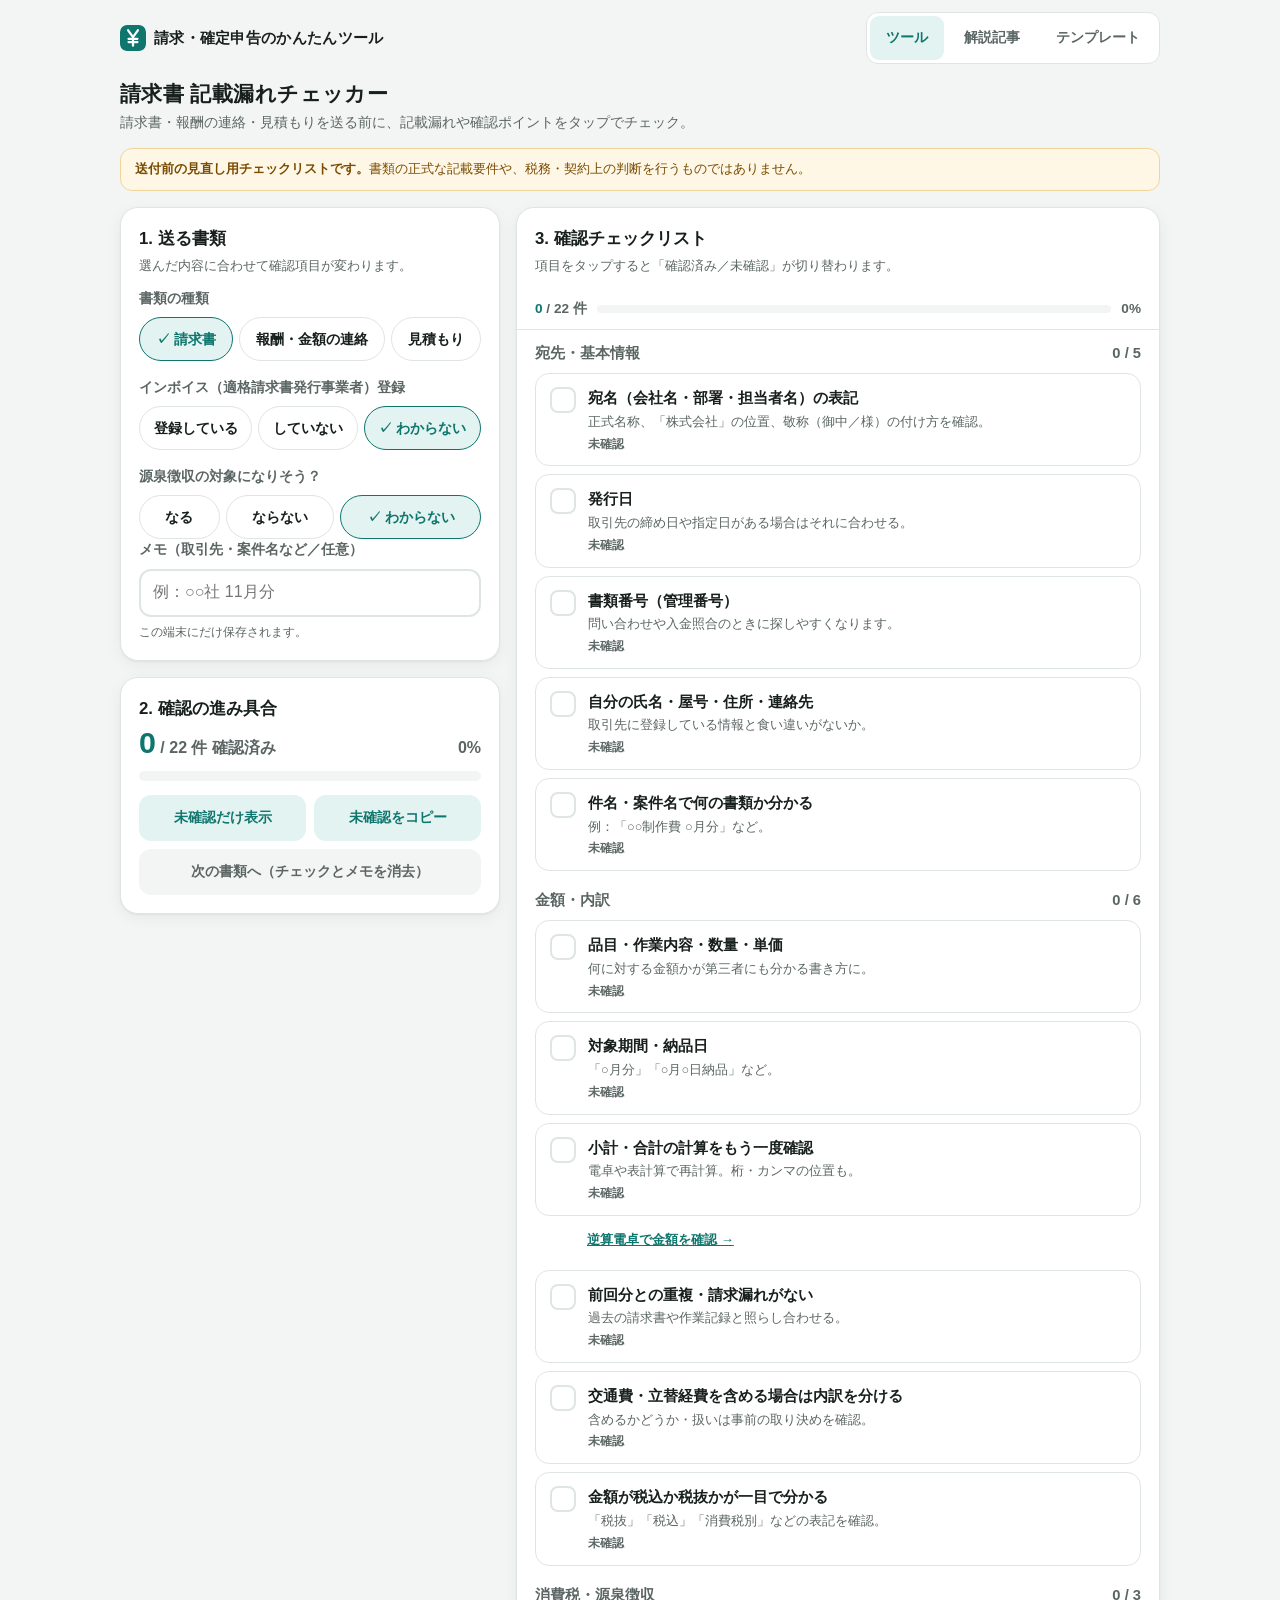
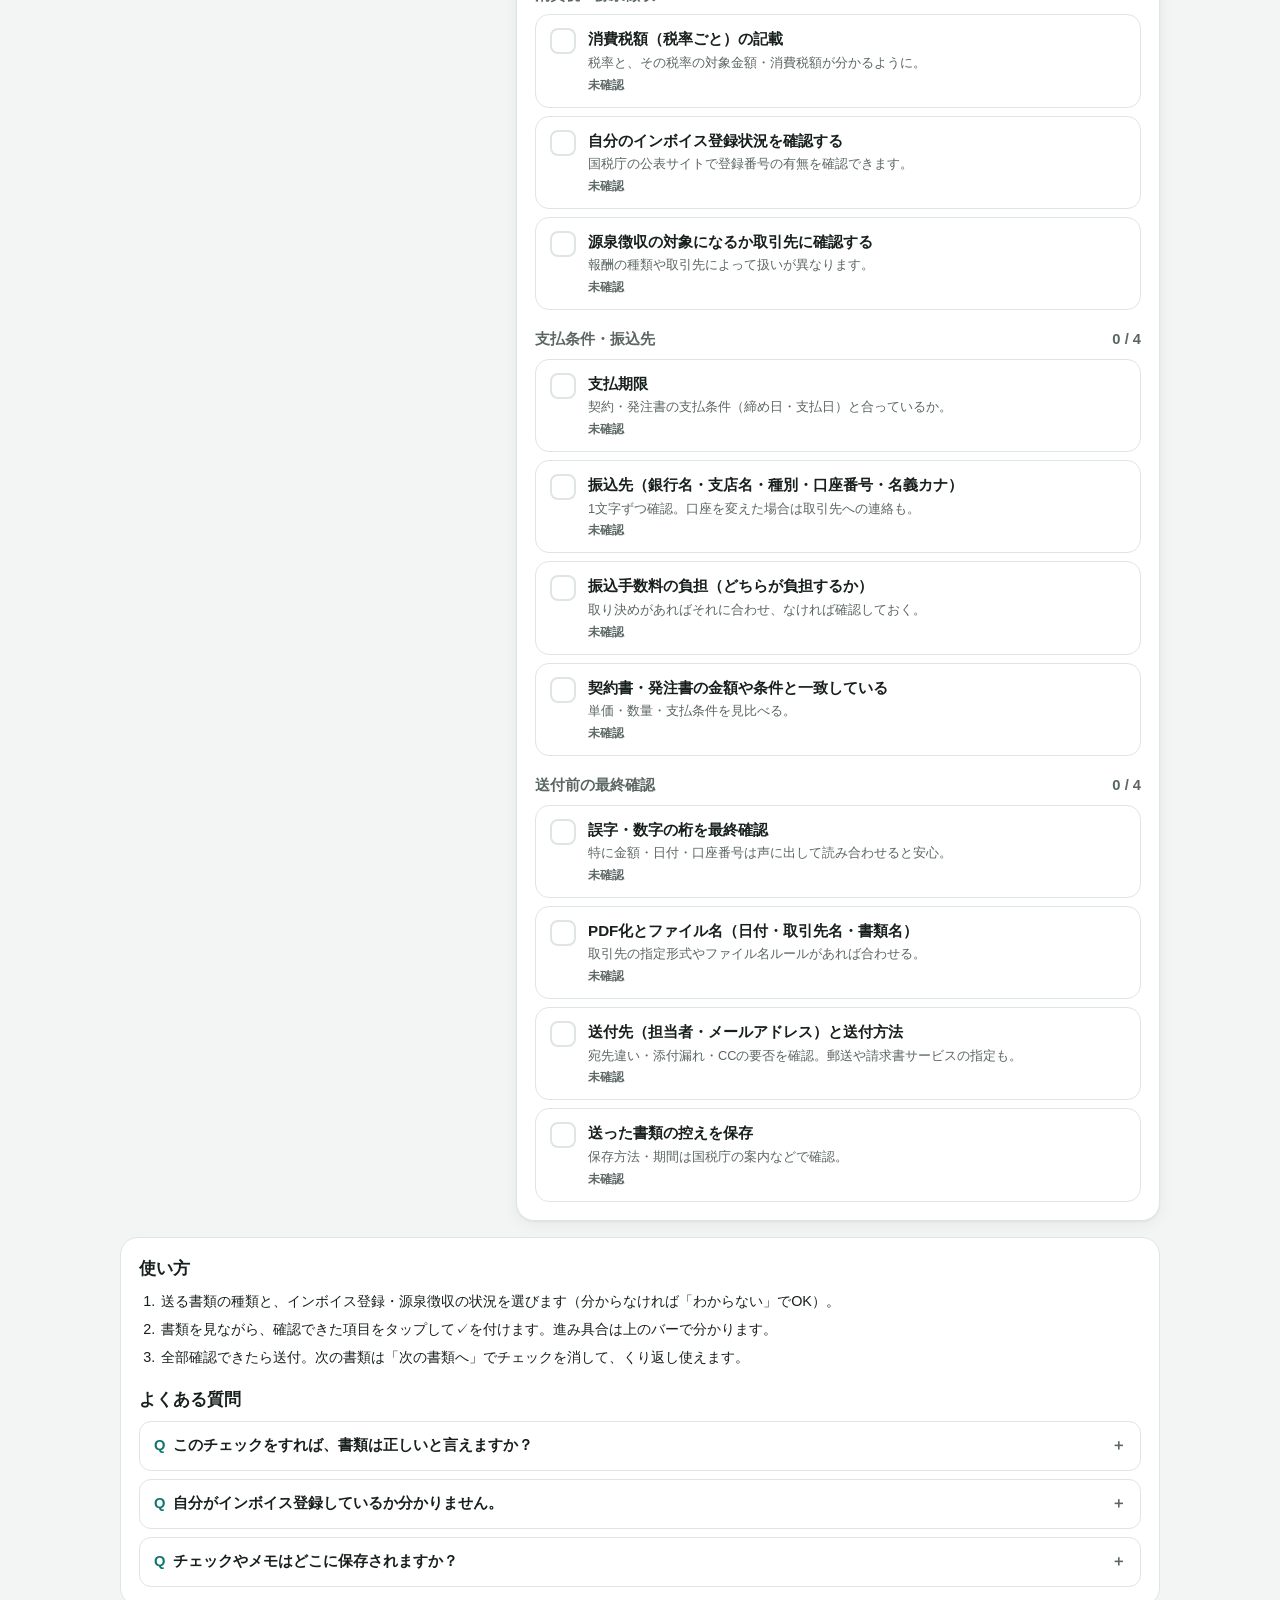
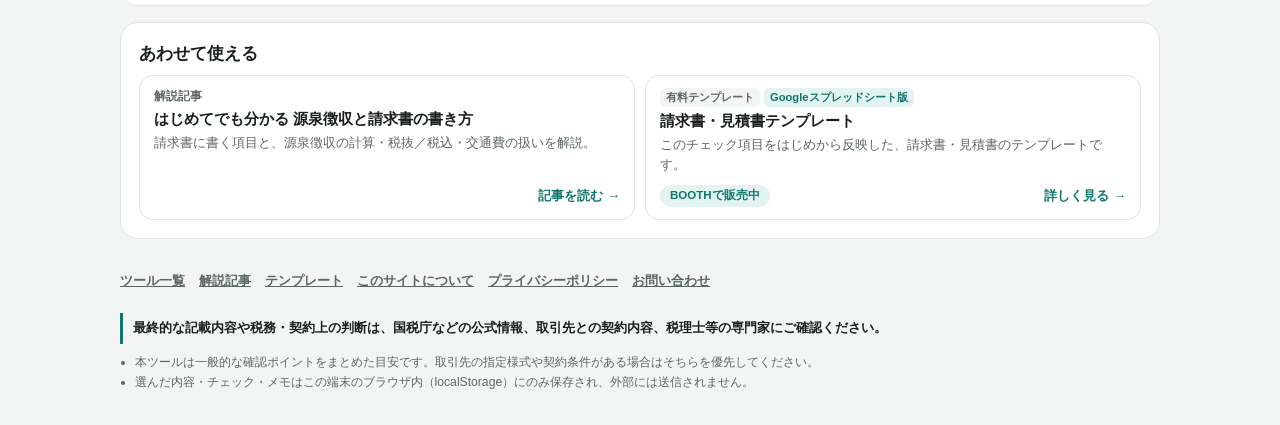
<file: invoice-check.html>
<!DOCTYPE html>
<html lang="ja">
<head>
<meta charset="UTF-8">
<meta name="viewport" content="width=device-width, initial-scale=1, viewport-fit=cover">
<meta name="theme-color" content="#0f766e">
<meta name="description" content="請求書・報酬連絡・見積もりを送る前に、宛名・金額内訳・消費税や源泉徴収の扱い・支払期限・振込先などの記載漏れをタップで確認できる無料チェックツール。">
<title>請求書 記載漏れチェッカー｜請求・確定申告のかんたんツール</title>
<link rel="canonical" href="https://test-app.kaikeilab.workers.dev/invoice-check">
<link rel="icon" href="/favicon.ico" sizes="32x32">
<link rel="icon" href="/favicon.svg" type="image/svg+xml">
<link rel="apple-touch-icon" href="/apple-touch-icon.png">
<meta property="og:type" content="website">
<meta property="og:site_name" content="請求・確定申告のかんたんツール">
<meta property="og:locale" content="ja_JP">
<meta property="og:title" content="請求書 記載漏れチェッカー">
<meta property="og:description" content="請求書・報酬連絡・見積もりを送る前に、宛名・金額内訳・消費税や源泉徴収の扱い・支払期限・振込先などの記載漏れをタップで確認できる無料チェックツール。">
<meta property="og:url" content="https://test-app.kaikeilab.workers.dev/invoice-check">
<meta property="og:image" content="https://test-app.kaikeilab.workers.dev/og-image.png">
<meta property="og:image:width" content="1200">
<meta property="og:image:height" content="630">
<meta name="twitter:card" content="summary_large_image">
<link rel="stylesheet" href="/site.css">
<style>
  :root {
    --bg: #f3f5f4;
    --card: #ffffff;
    --text: #18201e;
    --sub: #5b6664;
    --line: #dfe5e3;
    --accent: #0f766e;
    --accent-soft: #e3f3f1;
    --done-bg: #f1f7f6;
    --warn-bg: #fff7e6;
    --warn-line: #f2d49b;
    --warn-text: #7a4b00;
    --shadow: 0 1px 2px rgba(0,0,0,.05), 0 4px 16px rgba(0,0,0,.05);
  }
  @media (prefers-color-scheme: dark) {
    :root {
      --bg: #0e1312;
      --card: #18201e;
      --text: #eef3f2;
      --sub: #9aa8a5;
      --line: #2a3533;
      --accent: #2dd4bf;
      --accent-soft: #123532;
      --done-bg: #142825;
      --warn-bg: #2a2212;
      --warn-line: #5c4a22;
      --warn-text: #f5d08a;
      --shadow: none;
    }
  }
  * { box-sizing: border-box; margin: 0; padding: 0; }
  html { -webkit-text-size-adjust: 100%; }
  body {
    font-family: -apple-system, BlinkMacSystemFont, "Hiragino Sans", "Noto Sans JP", "Yu Gothic UI", sans-serif;
    background: var(--bg); color: var(--text); line-height: 1.55; min-height: 100vh;
    padding: 12px 16px calc(32px + env(safe-area-inset-bottom));
  }
  a { color: var(--accent); }
  /* ツール一覧へ戻るリンク */
  header, .notice, .wrap, footer { max-width: 1040px; margin-left: auto; margin-right: auto; }
  header { margin-bottom: 14px; }
  h1 { font-size: 1.3rem; letter-spacing: .02em; }
  header p { color: var(--sub); font-size: .88rem; margin-top: 2px; }
  .notice { margin-bottom: 16px; background: var(--warn-bg); border: 1px solid var(--warn-line); color: var(--warn-text); border-radius: 12px; padding: 10px 14px; font-size: .84rem; }

  .wrap { display: grid; gap: 16px; grid-template-columns: minmax(0, 1fr); }
  @media (min-width: 900px) { .wrap { grid-template-columns: minmax(0, 380px) minmax(0, 1fr); align-items: start; } }
  .card { background: var(--card); border: 1px solid var(--line); border-radius: 18px; padding: 18px; box-shadow: var(--shadow); }
  .card + .card { margin-top: 16px; }
  h2 { font-size: 1.05rem; margin-bottom: 4px; }
  .lead { color: var(--sub); font-size: .82rem; margin-bottom: 12px; }

  .q + .q { margin-top: 16px; }
  .q .label { display: block; font-size: .85rem; font-weight: 700; color: var(--sub); margin-bottom: 8px; }
  .chips { display: flex; flex-wrap: wrap; gap: 6px; }
  .chips button {
    flex: 1 1 auto; min-height: 44px; padding: 6px 12px; border-radius: 999px; border: 1.5px solid var(--line);
    background: var(--card); color: var(--text); font: inherit; font-size: .9rem; font-weight: 600; cursor: pointer; touch-action: manipulation;
  }
  .chips button[aria-pressed="true"] { border-color: var(--accent); background: var(--accent-soft); color: var(--accent); }
  .chips button[aria-pressed="true"]::before { content: "✓ "; content: "✓ " / ""; }
  .chips button:active { transform: scale(.97); }
  .memo { width: 100%; min-height: 48px; border: 2px solid var(--line); border-radius: 12px; background: var(--card); color: var(--text); font: inherit; font-size: 1rem; padding: 8px 12px; }
  .memo:focus { outline: none; border-color: var(--accent); }
  .hint { font-size: .78rem; color: var(--sub); margin-top: 6px; }

  .progress { display: flex; align-items: baseline; justify-content: space-between; gap: 8px; }
  .progress .num { font-size: 1.9rem; font-weight: 800; color: var(--accent); font-variant-numeric: tabular-nums; line-height: 1.1; }
  .progress .num small { font-size: 1rem; color: var(--sub); font-weight: 700; }
  .progress .pct { font-weight: 800; color: var(--sub); font-variant-numeric: tabular-nums; }
  .bar { height: 10px; border-radius: 999px; background: var(--bg); overflow: hidden; margin-top: 10px; }
  .bar span { display: block; height: 100%; width: 0; background: var(--accent); border-radius: 999px; transition: width .25s; }
  .row2 { display: grid; grid-template-columns: minmax(0, 1fr) minmax(0, 1fr); gap: 8px; margin-top: 14px; }
  .btn { min-height: 46px; border-radius: 12px; border: 0; font: inherit; font-weight: 700; font-size: .88rem; cursor: pointer; touch-action: manipulation; padding: 4px 8px; }
  .btn.primary { background: var(--accent); color: #fff; }
  .btn.ghost { background: var(--accent-soft); color: var(--accent); }
  .btn.plain { background: var(--bg); color: var(--sub); }
  .btn[aria-pressed="true"] { background: var(--accent); color: #fff; }
  @media (prefers-color-scheme: dark) { .btn.primary, .btn[aria-pressed="true"] { color: #0e1312; } }
  .btn:active { transform: scale(.98); }
  .btn.wide { width: 100%; margin-top: 8px; }
  .count { font-size: .8rem; color: var(--sub); margin-top: 10px; text-align: center; }

  .mini {
    position: sticky; top: 0; z-index: 5; margin: 0 -18px 12px; padding: 10px 18px;
    background: var(--card); border-bottom: 1px solid var(--line); display: flex; align-items: center; gap: 10px;
    font-size: .85rem; font-weight: 700; color: var(--sub);
  }
  .mini .bar { flex: 1 1 auto; margin-top: 0; height: 8px; }
  .mini b { color: var(--accent); font-variant-numeric: tabular-nums; }
  .group + .group { margin-top: 18px; }
  .group h3 { font-size: .92rem; color: var(--sub); display: flex; justify-content: space-between; margin-bottom: 8px; }
  .group h3 span { font-variant-numeric: tabular-nums; }
  .items { list-style: none; display: grid; gap: 8px; }
  .item {
    width: 100%; display: flex; gap: 12px; align-items: flex-start; text-align: left; min-height: 56px;
    background: var(--card); border: 1.5px solid var(--line); border-radius: 14px; padding: 12px 14px;
    color: var(--text); font: inherit; cursor: pointer; touch-action: manipulation;
  }
  .item:active { transform: scale(.99); }
  .item .box { flex: 0 0 26px; height: 26px; border-radius: 8px; border: 2px solid var(--line); margin-top: 1px; display: flex; align-items: center; justify-content: center; color: transparent; font-weight: 800; }
  .item .t { display: block; font-weight: 700; font-size: .95rem; }
  .item .d { display: block; color: var(--sub); font-size: .8rem; margin-top: 2px; }
  .item .state { display: block; font-size: .72rem; font-weight: 700; color: var(--sub); margin-top: 4px; }
  .item[aria-pressed="true"] { background: var(--done-bg); border-color: transparent; }
  .item[aria-pressed="true"] .box { background: var(--accent); border-color: var(--accent); color: #fff; }
  @media (prefers-color-scheme: dark) { .item[aria-pressed="true"] .box { color: #0e1312; } }
  .item[aria-pressed="true"] .t { color: var(--sub); text-decoration: line-through; text-decoration-thickness: 1px; }
  .item[aria-pressed="true"] .state { color: var(--accent); }
  .item-link { display: inline-flex; align-items: center; min-height: 44px; margin: 2px 0 0 52px; font-size: .82rem; font-weight: 700; }
  .all-done { text-align: center; padding: 14px; border-radius: 12px; background: var(--accent-soft); color: var(--accent); font-weight: 700; margin-bottom: 14px; font-size: .9rem; }
  .all-done .btn { margin-top: 10px; width: 100%; }
  .all-done .done-link { display: inline-flex; align-items: center; justify-content: center; min-height: 44px; margin-top: 6px; font-size: .8rem; font-weight: 700; color: var(--accent); text-align: center; }

  .toast {
    position: fixed; left: 50%; bottom: calc(24px + env(safe-area-inset-bottom)); transform: translateX(-50%) translateY(20px);
    background: var(--text); color: var(--bg); padding: 10px 18px; border-radius: 999px; font-size: .9rem; font-weight: 700;
    opacity: 0; transition: .2s; pointer-events: none; z-index: 10; max-width: calc(100% - 32px); text-align: center;
  }
  .toast.show { opacity: 1; transform: translateX(-50%) translateY(0); }
  footer { margin-top: 20px; color: var(--sub); font-size: .76rem; line-height: 1.7; }
  footer .must { color: var(--text); font-weight: 700; font-size: .84rem; border-left: 3px solid var(--accent); padding: 4px 0 4px 10px; margin-bottom: 8px; }
  footer li { margin-left: 1.2em; }
  [hidden] { display: none !important; }
  @media (max-width: 380px) {
    body { padding-left: 12px; padding-right: 12px; }
    .card { padding: 14px; }
    .mini { margin: 0 -14px 12px; padding: 10px 14px; }
    .chips button { font-size: .85rem; padding: 6px 8px; }
  }
</style>
</head>
<body>
<header class="site-header">
  <a class="brand" href="/tools"><img src="/favicon.svg" alt="" width="26" height="26"><span>請求・確定申告のかんたんツール</span></a>
  <nav class="site-nav" aria-label="サイト内メニュー">
    <a href="/tools" aria-current="page">ツール</a>
    <a href="/guides">解説記事</a>
    <a href="/templates">テンプレート</a>
  </nav>
</header>
<header>
  <h1>請求書 記載漏れチェッカー</h1>
  <p>請求書・報酬の連絡・見積もりを送る前に、記載漏れや確認ポイントをタップでチェック。</p>
</header>
<p class="notice"><b>送付前の見直し用チェックリストです。</b>書類の正式な記載要件や、税務・契約上の判断を行うものではありません。</p>

<div class="wrap">
  <aside>
    <div class="card">
      <h2>1. 送る書類</h2>
      <p class="lead">選んだ内容に合わせて確認項目が変わります。</p>
      <div id="questions"></div>
      <div class="q">
        <label class="label" for="memo">メモ（取引先・案件名など／任意）</label>
        <input id="memo" class="memo" type="text" maxlength="60" autocomplete="off" placeholder="例：○○社 11月分">
        <p class="hint">この端末にだけ保存されます。</p>
      </div>
    </div>

    <div class="card">
      <h2>2. 確認の進み具合</h2>
      <div class="progress" aria-live="polite">
        <div class="num"><span id="doneNum">0</span><small> / <span id="totalNum">0</span> 件 確認済み</small></div>
        <div class="pct" id="pct">0%</div>
      </div>
      <div class="bar" role="progressbar" aria-label="確認済みの割合" aria-valuemin="0" aria-valuemax="100" aria-valuenow="0" id="bar"><span id="barFill"></span></div>
      <div class="row2">
        <button type="button" class="btn ghost" id="onlyTodo" aria-pressed="false">未確認だけ表示</button>
        <button type="button" class="btn ghost" id="copyTodo">未確認をコピー</button>
      </div>
      <button type="button" class="btn plain wide" id="nextDoc">次の書類へ（チェックとメモを消去）</button>
      <p class="count" id="docCount" hidden></p>
    </div>
  </aside>

  <main class="card">
    <h2>3. 確認チェックリスト</h2>
    <p class="lead">項目をタップすると「確認済み／未確認」が切り替わります。</p>
    <div class="mini" aria-hidden="true"><span><b id="miniDone">0</b> / <span id="miniTotal">0</span> 件</span><div class="bar"><span id="miniFill"></span></div><span id="miniPct">0%</span></div>
    <div id="allDone" class="all-done" hidden>
      すべて確認済みです。送付前にもう一度全体を見直しましょう。
      <button type="button" class="btn primary" id="nextDoc2">次の書類をチェックする</button>
      <a class="done-link" href="/templates#p1">次回から、記載項目と計算があらかじめ入った請求書・見積書テンプレートを使う →</a>
    </div>
    <div id="list"></div>
  </main>
</div>

<section class="site-section" aria-labelledby="howto-title">
  <h2 id="howto-title">使い方</h2>
  <ol class="howto">
    <li>送る書類の種類と、インボイス登録・源泉徴収の状況を選びます（分からなければ「わからない」でOK）。</li>
    <li>書類を見ながら、確認できた項目をタップして✓を付けます。進み具合は上のバーで分かります。</li>
    <li>全部確認できたら送付。次の書類は「次の書類へ」でチェックを消して、くり返し使えます。</li>
  </ol>
  <h2 class="sub-h" id="faq-title">よくある質問</h2>
  <div class="faq">
    <details><summary>このチェックをすれば、書類は正しいと言えますか？</summary><div class="a">いいえ。一般的な確認ポイントの目安です。インボイスとして必要な記載事項など正式な要件は、<a href="https://www.nta.go.jp/taxes/shiraberu/zeimokubetsu/shohi/keigenzeiritsu/index.htm" target="_blank" rel="noopener">国税庁のインボイス制度のページ</a>や取引先の指定をご確認ください。</div></details>
    <details><summary>自分がインボイス登録しているか分かりません。</summary><div class="a"><a href="https://www.invoice-kohyo.nta.go.jp/" target="_blank" rel="noopener">国税庁 適格請求書発行事業者公表サイト</a>で、登録番号などから確認できます。</div></details>
    <details><summary>チェックやメモはどこに保存されますか？</summary><div class="a">この端末のブラウザ内だけに保存され、外部には送信されません。別の端末とは共有されません。</div></details>
  </div>
</section>

<section class="site-section related" aria-labelledby="rel-title">
  <h2 id="rel-title">あわせて使える</h2>
  <div class="rel-grid">
    <a class="rel-card" href="/guides/gensen-invoice"><small>解説記事</small><b>はじめてでも分かる 源泉徴収と請求書の書き方</b><span class="rel-desc">請求書に書く項目と、源泉徴収の計算・税抜／税込・交通費の扱いを解説。</span><span class="rel-foot"><span></span><span class="go">記事を読む →</span></span></a>
    <aside class="promo-box" data-product="p1" data-lead="このチェック項目をはじめから反映した、請求書・見積書のテンプレートです。"></aside>
  </div>
</section>

<footer>
  <ul class="site-links">
    <li><a href="/tools">ツール一覧</a></li>
    <li><a href="/guides">解説記事</a></li>
    <li><a href="/templates">テンプレート</a></li>
    <li><a href="/about">このサイトについて</a></li>
    <li><a href="/about#privacy">プライバシーポリシー</a></li>
    <li><a href="/about#contact">お問い合わせ</a></li>
  </ul>
  <p class="must">最終的な記載内容や税務・契約上の判断は、国税庁などの公式情報、取引先との契約内容、税理士等の専門家にご確認ください。</p>
  <ul>
    <li>本ツールは一般的な確認ポイントをまとめた目安です。取引先の指定様式や契約条件がある場合はそちらを優先してください。</li>
    <li>選んだ内容・チェック・メモはこの端末のブラウザ内（localStorage）にのみ保存され、外部には送信されません。</li>
  </ul>
</footer>

<div class="toast" id="toast" role="status"></div>

<script>
(function () {
  "use strict";
  var STORE_KEY = "invoice-check-v1";

  var QUESTIONS = [
    { key: "doc", label: "書類の種類", def: "invoice", options: [["invoice", "請求書"], ["notice", "報酬・金額の連絡"], ["estimate", "見積もり"]] },
    { key: "inv", label: "インボイス（適格請求書発行事業者）登録", def: "unknown", options: [["yes", "登録している"], ["no", "していない"], ["unknown", "わからない"]] },
    { key: "wh", label: "源泉徴収の対象になりそう？", def: "unknown", options: [["yes", "なる"], ["no", "ならない"], ["unknown", "わからない"]] }
  ];

  function isDoc() { var a = arguments; return function (s) { for (var i = 0; i < a.length; i++) if (s.doc === a[i]) return true; return false; }; }
  function all() { return true; }
  var CALC = ["/", "逆算電卓で金額を確認 →"];

  var CATS = [["basic", "宛先・基本情報"], ["amount", "金額・内訳"], ["tax", "消費税・源泉徴収"], ["pay", "支払条件・振込先"], ["send", "送付前の最終確認"]];
  var ITEMS = [
    // 宛先・基本情報
    { id: "b_to", cat: "basic", t: "宛名（会社名・部署・担当者名）の表記", d: "正式名称、「株式会社」の位置、敬称（御中／様）の付け方を確認。", when: all },
    { id: "b_date", cat: "basic", t: "発行日", d: "取引先の締め日や指定日がある場合はそれに合わせる。", when: all },
    { id: "b_no", cat: "basic", t: "書類番号（管理番号）", d: "問い合わせや入金照合のときに探しやすくなります。", when: isDoc("invoice", "estimate") },
    { id: "b_me", cat: "basic", t: "自分の氏名・屋号・住所・連絡先", d: "取引先に登録している情報と食い違いがないか。", when: all },
    { id: "b_title", cat: "basic", t: "件名・案件名で何の書類か分かる", d: "例：「○○制作費 ○月分」など。", when: all },
    { id: "b_valid", cat: "basic", t: "見積もりの有効期限", d: "いつまでの条件かを明記。", when: isDoc("estimate") },

    // 金額・内訳
    { id: "a_lines", cat: "amount", t: "品目・作業内容・数量・単価", d: "何に対する金額かが第三者にも分かる書き方に。", when: all },
    { id: "a_period", cat: "amount", t: "対象期間・納品日", d: "「○月分」「○月○日納品」など。", when: isDoc("invoice", "notice") },
    { id: "a_scope", cat: "amount", t: "作業範囲・納期・修正回数などの前提", d: "金額の前提条件を書いておくと、後の食い違いを防げます。", when: isDoc("estimate") },
    { id: "a_sum", cat: "amount", t: "小計・合計の計算をもう一度確認", d: "電卓や表計算で再計算。桁・カンマの位置も。", link: CALC, when: all },
    { id: "a_dup", cat: "amount", t: "前回分との重複・請求漏れがない", d: "過去の請求書や作業記録と照らし合わせる。", when: isDoc("invoice") },
    { id: "a_exp", cat: "amount", t: "交通費・立替経費を含める場合は内訳を分ける", d: "含めるかどうか・扱いは事前の取り決めを確認。", when: isDoc("invoice", "notice") },
    { id: "a_taxmark", cat: "amount", t: "金額が税込か税抜かが一目で分かる", d: "「税抜」「税込」「消費税別」などの表記を確認。", when: all },

    // 消費税・源泉徴収
    { id: "t_ctax", cat: "tax", t: "消費税額（税率ごと）の記載", d: "税率と、その税率の対象金額・消費税額が分かるように。", when: all },
    { id: "t_invno", cat: "tax", t: "登録番号（T＋13桁）の記載", d: "番号の打ち間違いがないか、国税庁の公表サイトの情報と照合。", when: function (s) { return s.doc !== "estimate" && s.inv === "yes"; } },
    { id: "t_invreq", cat: "tax", t: "インボイスとして必要な記載事項がそろっているか", d: "必要な項目は国税庁の案内で確認。会計ソフトのテンプレートも参考に。", when: function (s) { return s.doc === "invoice" && s.inv === "yes"; } },
    { id: "t_noinv", cat: "tax", t: "登録番号を記載しない場合の扱いを取引先と確認済み", d: "取引条件に関わることがあるため、事前に認識をそろえておく。", when: function (s) { return s.doc !== "notice" && s.inv === "no"; } },
    { id: "t_invcheck", cat: "tax", t: "自分のインボイス登録状況を確認する", d: "国税庁の公表サイトで登録番号の有無を確認できます。", when: function (s) { return s.inv === "unknown"; } },
    { id: "t_wh", cat: "tax", t: "源泉徴収税額と差引の支払額の記載", d: "取引先の計算方法（税抜額・税込額のどちらが対象か）と合っているか。", link: CALC, when: function (s) { return s.wh === "yes"; } },
    { id: "t_whbase", cat: "tax", t: "源泉徴収の対象額が意図どおりか", d: "消費税額を区分して記載しているかで扱いが変わる場合があります。", when: function (s) { return s.wh === "yes" && s.doc !== "estimate"; } },
    { id: "t_whask", cat: "tax", t: "源泉徴収の対象になるか取引先に確認する", d: "報酬の種類や取引先によって扱いが異なります。", when: function (s) { return s.wh === "unknown"; } },

    // 支払条件・振込先
    { id: "p_due", cat: "pay", t: "支払期限", d: "契約・発注書の支払条件（締め日・支払日）と合っているか。", when: isDoc("invoice") },
    { id: "p_terms", cat: "pay", t: "支払条件（支払時期・方法）の案内", d: "「納品月末締め・翌月末払い」など。", when: isDoc("estimate", "notice") },
    { id: "p_bank", cat: "pay", t: "振込先（銀行名・支店名・種別・口座番号・名義カナ）", d: "1文字ずつ確認。口座を変えた場合は取引先への連絡も。", when: isDoc("invoice", "notice") },
    { id: "p_fee", cat: "pay", t: "振込手数料の負担（どちらが負担するか）", d: "取り決めがあればそれに合わせ、なければ確認しておく。", when: all },
    { id: "p_contract", cat: "pay", t: "契約書・発注書の金額や条件と一致している", d: "単価・数量・支払条件を見比べる。", when: all },

    // 送付前
    { id: "s_typo", cat: "send", t: "誤字・数字の桁を最終確認", d: "特に金額・日付・口座番号は声に出して読み合わせると安心。", when: all },
    { id: "s_pdf", cat: "send", t: "PDF化とファイル名（日付・取引先名・書類名）", d: "取引先の指定形式やファイル名ルールがあれば合わせる。", when: all },
    { id: "s_dest", cat: "send", t: "送付先（担当者・メールアドレス）と送付方法", d: "宛先違い・添付漏れ・CCの要否を確認。郵送や請求書サービスの指定も。", when: all },
    { id: "s_keep", cat: "send", t: "送った書類の控えを保存", d: "保存方法・期間は国税庁の案内などで確認。", when: all }
  ];

  var data = { s: {}, checked: {}, memo: "", onlyTodo: false, docs: 0 };
  QUESTIONS.forEach(function (q) { data.s[q.key] = q.def; });
  var $ = function (id) { return document.getElementById(id); };

  function load() {
    try {
      var d = JSON.parse(localStorage.getItem(STORE_KEY) || "null");
      if (!d || typeof d !== "object") return;
      if (d.s && typeof d.s === "object") QUESTIONS.forEach(function (q) {
        var ok = q.options.some(function (o) { return o[0] === d.s[q.key]; });
        if (ok) data.s[q.key] = d.s[q.key];
      });
      if (d.checked && typeof d.checked === "object") ITEMS.forEach(function (it) { if (d.checked[it.id] === true) data.checked[it.id] = true; });
      if (typeof d.memo === "string") data.memo = d.memo.slice(0, 60);
      data.onlyTodo = d.onlyTodo === true;
      if (typeof d.docs === "number" && d.docs >= 0 && d.docs < 1e6) data.docs = Math.floor(d.docs);
    } catch (e) {}
  }
  function save() { try { localStorage.setItem(STORE_KEY, JSON.stringify(data)); } catch (e) {} }

  function renderQuestions() {
    var root = $("questions");
    root.innerHTML = "";
    QUESTIONS.forEach(function (q) {
      var wrap = document.createElement("div"); wrap.className = "q";
      var lab = document.createElement("span"); lab.className = "label"; lab.id = "q_" + q.key; lab.textContent = q.label;
      var chips = document.createElement("div"); chips.className = "chips";
      chips.setAttribute("role", "group"); chips.setAttribute("aria-labelledby", lab.id);
      q.options.forEach(function (o) {
        var b = document.createElement("button"); b.type = "button"; b.textContent = o[1];
        b.setAttribute("aria-pressed", String(data.s[q.key] === o[0]));
        b.addEventListener("click", function () { data.s[q.key] = o[0]; save(); renderQuestions(); renderList(); });
        chips.appendChild(b);
      });
      wrap.appendChild(lab); wrap.appendChild(chips); root.appendChild(wrap);
    });
  }

  function visibleItems() { return ITEMS.filter(function (it) { return it.when(data.s); }); }
  function renderList() {
    var items = visibleItems(), list = $("list");
    list.innerHTML = "";
    var done = items.filter(function (it) { return data.checked[it.id]; }).length;
    CATS.forEach(function (c) {
      var inCat = items.filter(function (it) { return it.cat === c[0]; });
      if (!inCat.length) return;
      var dn = inCat.filter(function (it) { return data.checked[it.id]; }).length;
      var shown = data.onlyTodo ? inCat.filter(function (it) { return !data.checked[it.id]; }) : inCat;
      if (!shown.length) return;
      var g = document.createElement("section"); g.className = "group";
      var h = document.createElement("h3");
      var hn = document.createElement("span"); hn.textContent = c[1];
      var hc = document.createElement("span"); hc.textContent = dn + " / " + inCat.length;
      h.appendChild(hn); h.appendChild(hc);
      var ul = document.createElement("ul"); ul.className = "items";
      shown.forEach(function (it) { ul.appendChild(itemEl(it)); });
      g.appendChild(h); g.appendChild(ul); list.appendChild(g);
    });
    var total = items.length, pct = total ? Math.round(done / total * 100) : 0;
    $("doneNum").textContent = done; $("totalNum").textContent = total; $("pct").textContent = pct + "%";
    $("barFill").style.width = pct + "%"; $("bar").setAttribute("aria-valuenow", String(pct));
    $("miniDone").textContent = done; $("miniTotal").textContent = total; $("miniPct").textContent = pct + "%"; $("miniFill").style.width = pct + "%";
    $("allDone").hidden = !(total > 0 && done === total);
    $("onlyTodo").setAttribute("aria-pressed", String(data.onlyTodo));
    $("docCount").hidden = data.docs === 0;
    $("docCount").textContent = "これまでにチェックした書類：" + data.docs + " 件";
  }
  function itemEl(it) {
    var li = document.createElement("li");
    var b = document.createElement("button"); b.type = "button"; b.className = "item";
    b.setAttribute("aria-pressed", String(!!data.checked[it.id]));
    var box = document.createElement("span"); box.className = "box"; box.textContent = "✓"; box.setAttribute("aria-hidden", "true");
    var txt = document.createElement("span");
    var t = document.createElement("span"); t.className = "t"; t.textContent = it.t;
    var d = document.createElement("span"); d.className = "d"; d.textContent = it.d;
    var st = document.createElement("span"); st.className = "state"; st.textContent = data.checked[it.id] ? "確認済み" : "未確認";
    txt.appendChild(t); txt.appendChild(d); txt.appendChild(st);
    b.appendChild(box); b.appendChild(txt);
    b.addEventListener("click", function () {
      if (data.checked[it.id]) delete data.checked[it.id]; else data.checked[it.id] = true;
      save(); renderList();
    });
    li.appendChild(b);
    if (it.link) { var a = document.createElement("a"); a.className = "item-link"; a.href = it.link[0]; a.textContent = it.link[1]; li.appendChild(a); }
    return li;
  }

  function toast(msg) {
    var el = $("toast"); el.textContent = msg; el.classList.add("show");
    clearTimeout(toast._t); toast._t = setTimeout(function () { el.classList.remove("show"); }, 1600);
  }
  function copyText(text) {
    if (navigator.clipboard && window.isSecureContext) return navigator.clipboard.writeText(text);
    return new Promise(function (resolve, reject) {
      var ta = document.createElement("textarea"); ta.value = text; ta.setAttribute("readonly", "");
      ta.style.position = "fixed"; ta.style.opacity = "0"; ta.style.fontSize = "16px";
      document.body.appendChild(ta); ta.select(); ta.setSelectionRange(0, text.length);
      var ok = false; try { ok = document.execCommand("copy"); } catch (e) {}
      document.body.removeChild(ta); ok ? resolve() : reject();
    });
  }

  var memoEl = $("memo");
  memoEl.addEventListener("input", function () { data.memo = memoEl.value.slice(0, 60); save(); });
  $("onlyTodo").addEventListener("click", function () { data.onlyTodo = !data.onlyTodo; save(); renderList(); });
  $("copyTodo").addEventListener("click", function () {
    var items = visibleItems().filter(function (it) { return !data.checked[it.id]; });
    if (!items.length) { toast("未確認の項目はありません"); return; }
    var docName = QUESTIONS[0].options.filter(function (o) { return o[0] === data.s.doc; })[0][1];
    var lines = ["【" + docName + " 送付前の未確認リスト】" + (data.memo ? " " + data.memo : "")];
    CATS.forEach(function (c) {
      var inCat = items.filter(function (it) { return it.cat === c[0]; });
      if (!inCat.length) return;
      lines.push("", "■" + c[1]);
      inCat.forEach(function (it) { lines.push("□ " + it.t); });
    });
    copyText(lines.join("\n")).then(function () { toast("未確認の " + items.length + " 件をコピーしました"); }, function () { toast("コピーできませんでした"); });
  });
  function nextDoc() {
    var any = Object.keys(data.checked).length > 0 || data.memo;
    if (!any) { toast("消去するチェックはありません"); return; }
    if (!confirm("チェックとメモを消去して、次の書類のチェックを始めますか？（書類の種類などの選択はそのまま）")) return;
    var finished = visibleItems().every(function (it) { return data.checked[it.id]; });
    if (finished) data.docs += 1;
    data.checked = {}; data.memo = ""; memoEl.value = "";
    save(); renderList();
    window.scrollTo({ top: 0, behavior: "smooth" });
    toast("次の書類のチェックを始めましょう");
  }
  $("nextDoc").addEventListener("click", nextDoc);
  $("nextDoc2").addEventListener("click", nextDoc);

  load();
  memoEl.value = data.memo;
  renderQuestions();
  renderList();
  window.__inv = { ITEMS: ITEMS, QUESTIONS: QUESTIONS, visibleItems: visibleItems, data: function () { return data; } };
})();
</script>
<script src="/site.js" defer></script>
</body>
</html>
</file>
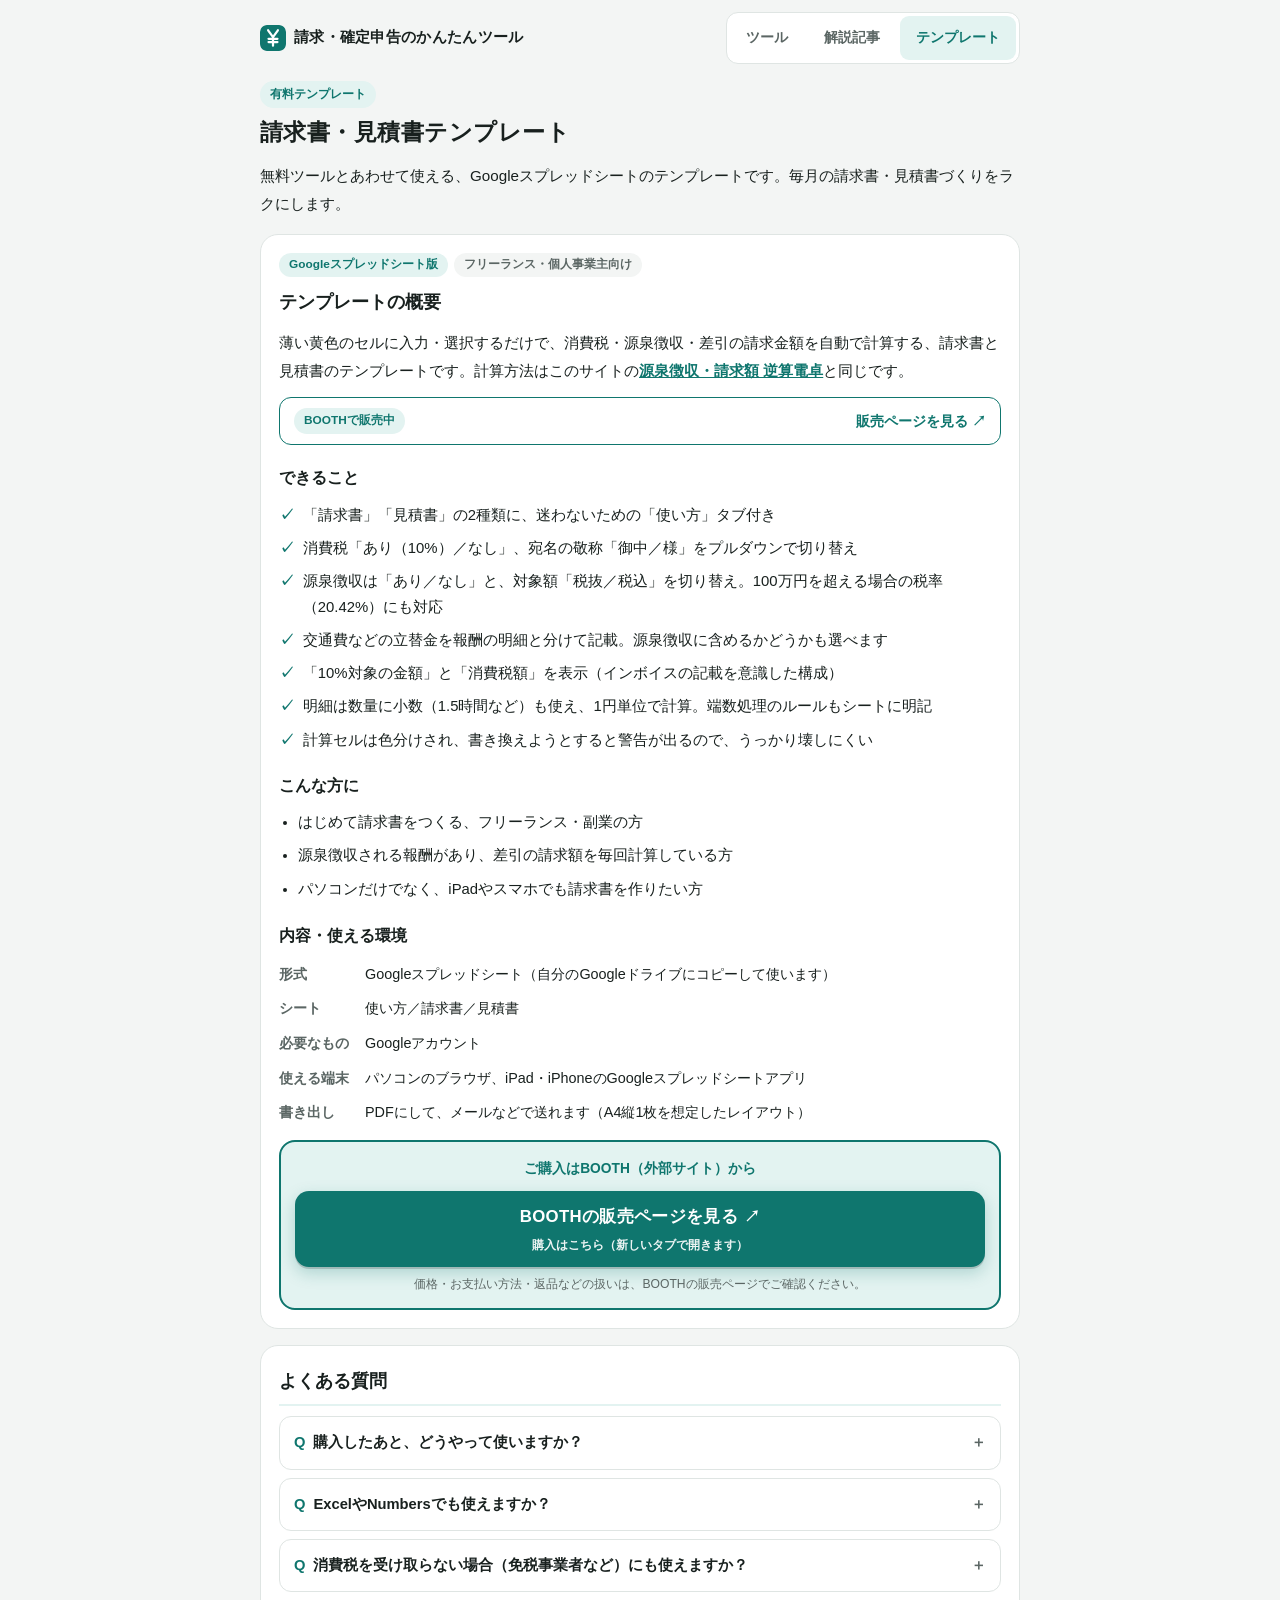
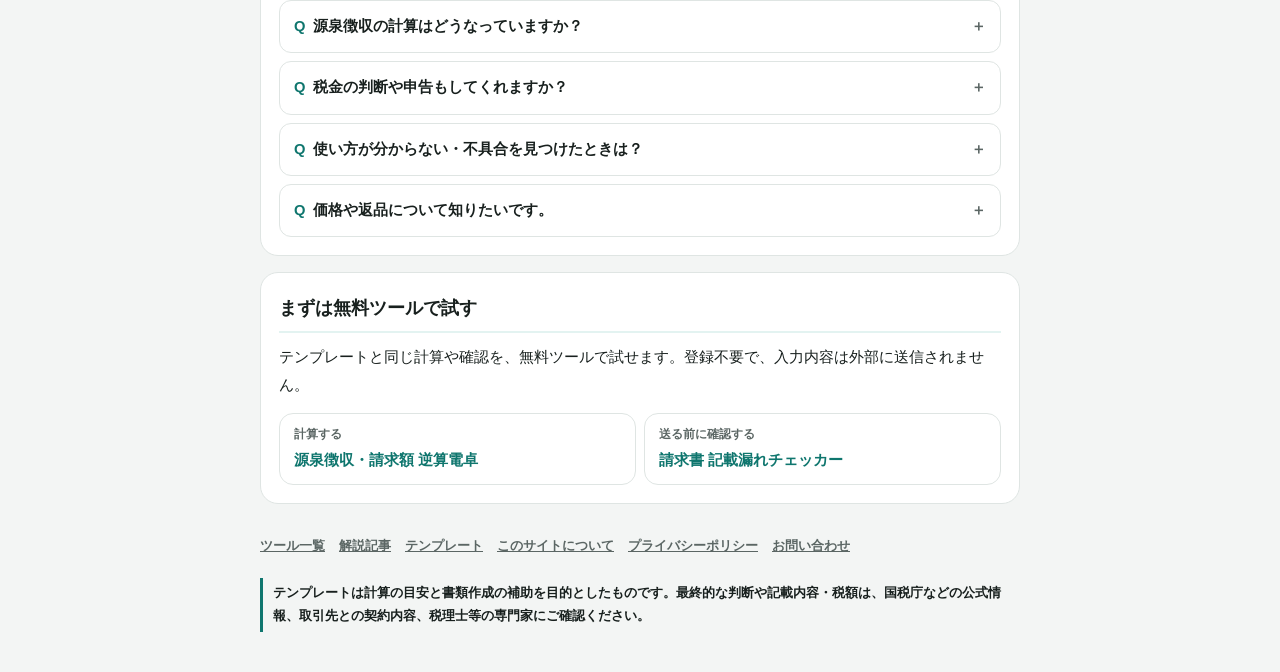
<file: templates.html>
<!DOCTYPE html>
<html lang="ja">
<head>
<meta charset="UTF-8">
<meta name="viewport" content="width=device-width, initial-scale=1, viewport-fit=cover">
<meta name="theme-color" content="#0f766e">
<meta name="description" content="フリーランス・個人事業主向けの請求書・見積書テンプレート（Googleスプレッドシート版）。入力するだけで消費税・源泉徴収（100万円超にも対応）・差引の請求金額を自動計算。消費税あり／なし、敬称、源泉徴収の税抜／税込、立替金の扱いを切り替えられます。">
<title>請求書・見積書テンプレート（Googleスプレッドシート版）｜請求・確定申告のかんたんツール</title>
<link rel="canonical" href="https://test-app.kaikeilab.workers.dev/templates">
<link rel="icon" href="/favicon.ico" sizes="32x32">
<link rel="icon" href="/favicon.svg" type="image/svg+xml">
<link rel="apple-touch-icon" href="/apple-touch-icon.png">
<meta property="og:type" content="website">
<meta property="og:site_name" content="請求・確定申告のかんたんツール">
<meta property="og:locale" content="ja_JP">
<meta property="og:title" content="請求書・見積書テンプレート（Googleスプレッドシート版）">
<meta property="og:description" content="入力するだけで消費税・源泉徴収・差引の請求金額を自動計算。フリーランス・個人事業主向けの請求書・見積書テンプレートです。">
<meta property="og:url" content="https://test-app.kaikeilab.workers.dev/templates">
<meta property="og:image" content="https://test-app.kaikeilab.workers.dev/og-image.png">
<meta property="og:image:width" content="1200">
<meta property="og:image:height" content="630">
<meta name="twitter:card" content="summary_large_image">
<link rel="stylesheet" href="/site.css">
<link rel="stylesheet" href="/article.css">
<style>
  .product-head { display: flex; flex-wrap: wrap; gap: 6px; align-items: center; }
  .product-head .tag { font-size: .74rem; font-weight: 700; border-radius: 999px; padding: 1px 10px; color: var(--accent); background: var(--accent-soft); }
  .product-head .tag.sub { color: var(--sub); background: var(--bg); }
  .product h2 { border-bottom: 0 !important; padding-bottom: 0 !important; margin-top: 8px; }
  .feats { list-style: none; display: grid; gap: 8px; margin-top: 10px; }
  .feats li { position: relative; padding-left: 1.6em; font-size: .93rem; line-height: 1.7; }
  .feats li::before { content: "✓"; position: absolute; left: 0; top: 0; color: var(--accent); font-weight: 800; }
  .spec { display: grid; grid-template-columns: max-content minmax(0, 1fr); gap: 8px 16px; margin-top: 10px; font-size: .9rem; }
  .spec dt { color: var(--sub); font-weight: 700; }
  @media (max-width: 420px) { .spec { grid-template-columns: minmax(0, 1fr); gap: 2px; } .spec dd { margin-bottom: 8px; } }
</style>
</head>
<body>
<header class="site-header">
  <a class="brand" href="/tools"><img src="/favicon.svg" alt="" width="26" height="26"><span>請求・確定申告のかんたんツール</span></a>
  <nav class="site-nav" aria-label="サイト内メニュー">
    <a href="/tools">ツール</a>
    <a href="/guides">解説記事</a>
    <a href="/templates" aria-current="page">テンプレート</a>
  </nav>
</header>
<div class="page">
  <header>
    <span class="eyebrow">有料テンプレート</span>
    <h1>請求書・見積書テンプレート</h1>
    <p class="lead">無料ツールとあわせて使える、Googleスプレッドシートのテンプレートです。毎月の請求書・見積書づくりをラクにします。</p>
  </header>

  <!--
    ===== テンプレートを追加するとき =====
    下の <section class="site-section product" id="p1"> を丸ごとコピーして id（p2 など）・内容を書き換え、
    購入ボタンは <div class="buy" data-buy="p2"></div> にしてください（URLは site.js の PRODUCTS で設定）。
  -->
  <article>
    <section class="site-section product" id="p1" aria-labelledby="h-p1">
      <div class="product-head"><span class="tag">Googleスプレッドシート版</span><span class="tag sub">フリーランス・個人事業主向け</span></div>
      <h2 id="h-p1">テンプレートの概要</h2>
      <p>薄い黄色のセルに入力・選択するだけで、消費税・源泉徴収・差引の請求金額を自動で計算する、請求書と見積書のテンプレートです。計算方法はこのサイトの<a href="/">源泉徴収・請求額 逆算電卓</a>と同じです。</p>
      <div class="buy" data-buy="p1" data-variant="slim"></div>

      <h3>できること</h3>
      <ul class="feats">
        <li>「請求書」「見積書」の2種類に、迷わないための「使い方」タブ付き</li>
        <li>消費税「あり（10%）／なし」、宛名の敬称「御中／様」をプルダウンで切り替え</li>
        <li>源泉徴収は「あり／なし」と、対象額「税抜／税込」を切り替え。100万円を超える場合の税率（20.42%）にも対応</li>
        <li>交通費などの立替金を報酬の明細と分けて記載。源泉徴収に含めるかどうかも選べます</li>
        <li>「10%対象の金額」と「消費税額」を表示（インボイスの記載を意識した構成）</li>
        <li>明細は数量に小数（1.5時間など）も使え、1円単位で計算。端数処理のルールもシートに明記</li>
        <li>計算セルは色分けされ、書き換えようとすると警告が出るので、うっかり壊しにくい</li>
      </ul>

      <h3>こんな方に</h3>
      <ul class="list">
        <li>はじめて請求書をつくる、フリーランス・副業の方</li>
        <li>源泉徴収される報酬があり、差引の請求額を毎回計算している方</li>
        <li>パソコンだけでなく、iPadやスマホでも請求書を作りたい方</li>
      </ul>

      <h3>内容・使える環境</h3>
      <dl class="spec">
        <dt>形式</dt><dd>Googleスプレッドシート（自分のGoogleドライブにコピーして使います）</dd>
        <dt>シート</dt><dd>使い方／請求書／見積書</dd>
        <dt>必要なもの</dt><dd>Googleアカウント</dd>
        <dt>使える端末</dt><dd>パソコンのブラウザ、iPad・iPhoneのGoogleスプレッドシートアプリ</dd>
        <dt>書き出し</dt><dd>PDFにして、メールなどで送れます（A4縦1枚を想定したレイアウト）</dd>
      </dl>
      <div class="buy" data-buy="p1"></div>
    </section>

    <section class="site-section" aria-labelledby="h-faq">
      <h2 id="h-faq">よくある質問</h2>
      <div class="faq">
        <details><summary>購入したあと、どうやって使いますか？</summary><div class="a">購入後に受け取るファイルの案内に沿って、テンプレートをご自分のGoogleドライブにコピーして使います。コピーしたものは自由に編集でき、取引先ごと・月ごとにシートを複製して使えます。</div></details>
        <details><summary>ExcelやNumbersでも使えますか？</summary><div class="a">Googleスプレッドシートでの利用を前提に作っています。ExcelやNumbersでの動作（計算やプルダウンなど）は保証していません。</div></details>
        <details><summary>消費税を受け取らない場合（免税事業者など）にも使えますか？</summary><div class="a">はい。消費税を「なし」に切り替えると、消費税は0円になり、表示もそれに合わせて変わります。</div></details>
        <details><summary>源泉徴収の計算はどうなっていますか？</summary><div class="a">対象額が100万円以下は10.21%、100万円を超える場合は（対象額−100万円）×20.42%＋102,100円で、1円未満は切り捨てです。対象額は「税抜／税込」、立替金を「含める／含めない」から選べます。源泉徴収の対象になるかどうかや扱いは、取引先とご確認ください。考え方は<a href="/guides/gensen-invoice">解説記事</a>でも紹介しています。</div></details>
        <details><summary>税金の判断や申告もしてくれますか？</summary><div class="a">いいえ。書類作成と計算の補助を目的としたテンプレートで、税務上の判断は行いません。インボイスとしての記載要件、源泉徴収の要否、税額などの最終的な判断は、国税庁などの公式情報、取引先との契約内容、税理士等の専門家にご確認ください。</div></details>
        <details><summary>使い方が分からない・不具合を見つけたときは？</summary><div class="a">テンプレートの「使い方」タブもあわせてご覧ください。それでも解決しない場合は、<a href="/about#contact">お問い合わせ</a>のページにあるフォームからご連絡ください。購入・ダウンロードについては、BOOTHの購入履歴やメッセージ機能もご利用いただけます。</div></details>
        <details><summary>価格や返品について知りたいです。</summary><div class="a">価格・お支払い方法・返品などの扱いは、販売ページ（BOOTH）の記載をご確認ください。</div></details>
      </div>
    </section>

    <section class="site-section" aria-labelledby="h-free">
      <h2 id="h-free">まずは無料ツールで試す</h2>
      <p>テンプレートと同じ計算や確認を、無料ツールで試せます。登録不要で、入力内容は外部に送信されません。</p>
      <div class="cta">
        <a href="/"><small>計算する</small><b>源泉徴収・請求額 逆算電卓</b></a>
        <a href="/invoice-check"><small>送る前に確認する</small><b>請求書 記載漏れチェッカー</b></a>
      </div>
    </section>
  </article>

  <footer>
    <ul class="site-links">
      <li><a href="/tools">ツール一覧</a></li>
      <li><a href="/guides">解説記事</a></li>
      <li><a href="/templates">テンプレート</a></li>
      <li><a href="/about">このサイトについて</a></li>
      <li><a href="/about#privacy">プライバシーポリシー</a></li>
      <li><a href="/about#contact">お問い合わせ</a></li>
    </ul>
    <p class="must">テンプレートは計算の目安と書類作成の補助を目的としたものです。最終的な判断や記載内容・税額は、国税庁などの公式情報、取引先との契約内容、税理士等の専門家にご確認ください。</p>
  </footer>
</div>
<script src="/site.js" defer></script>
</body>
</html>
</file>
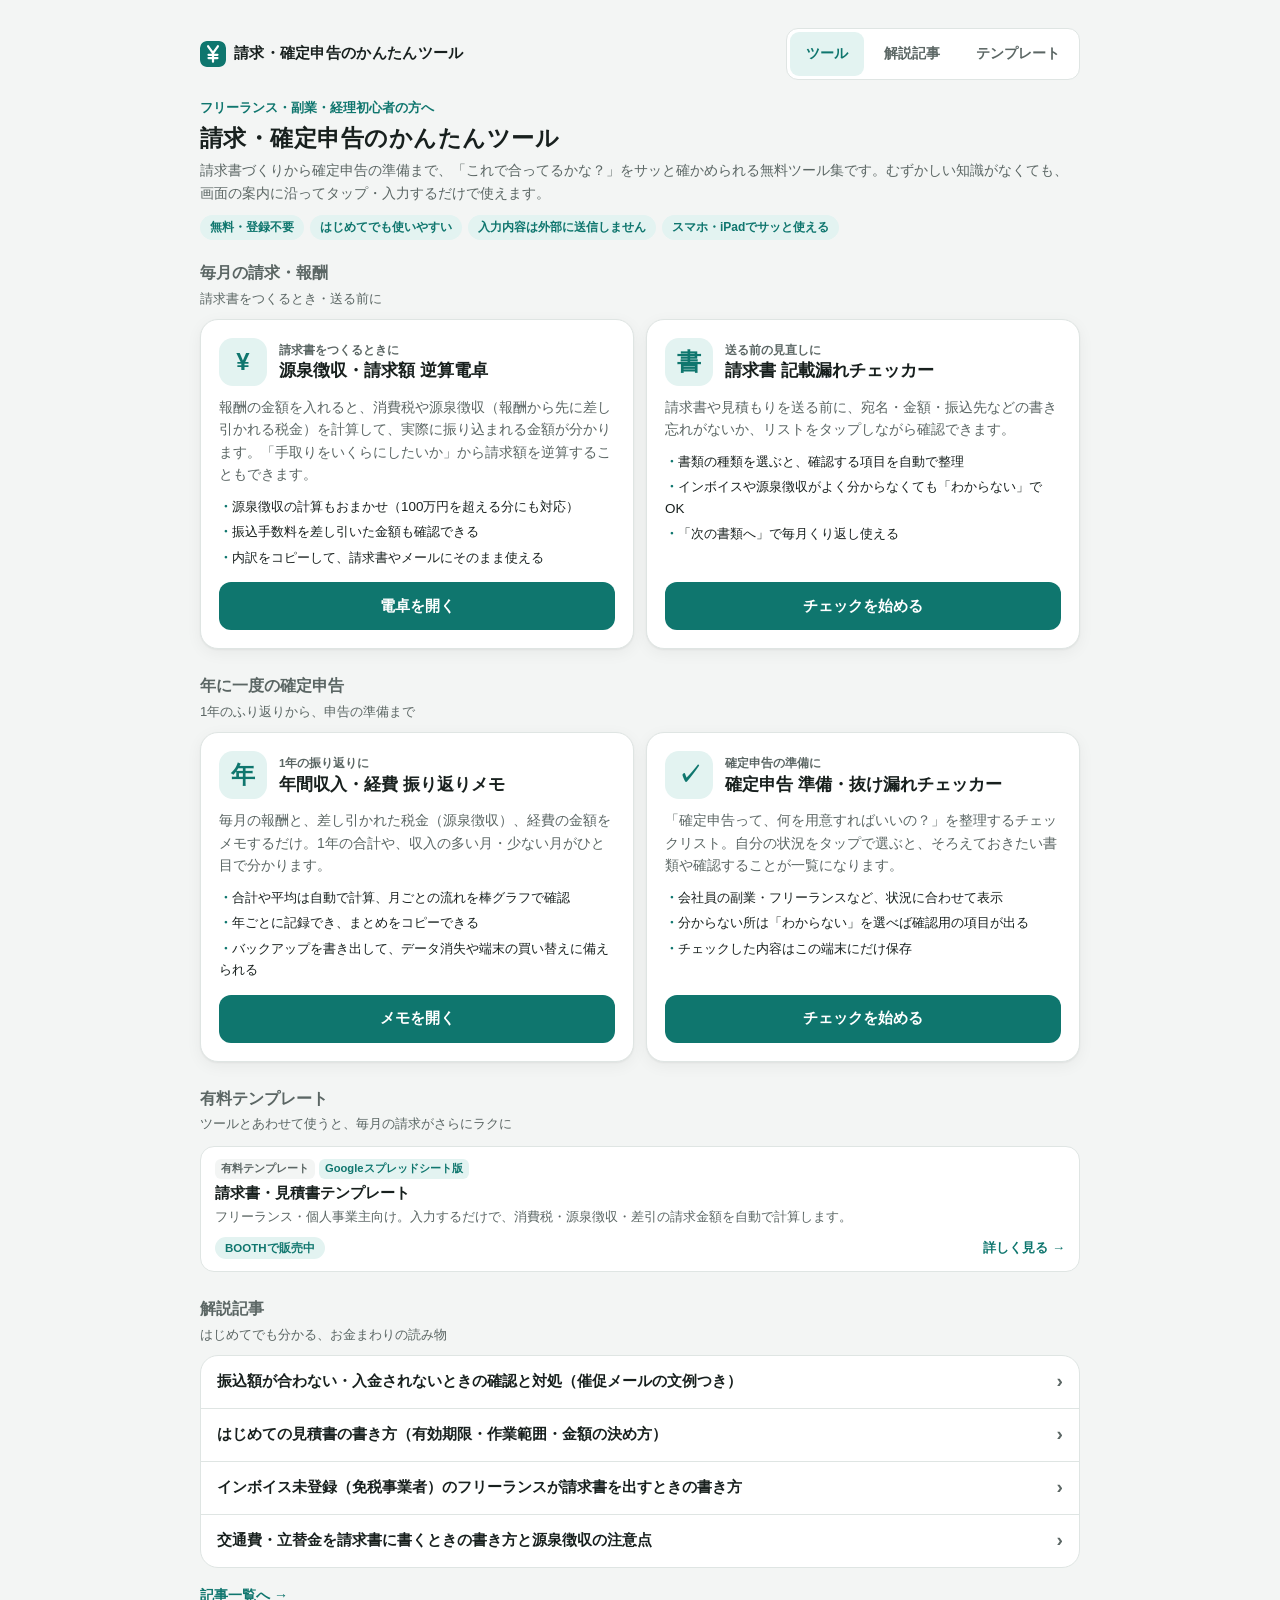
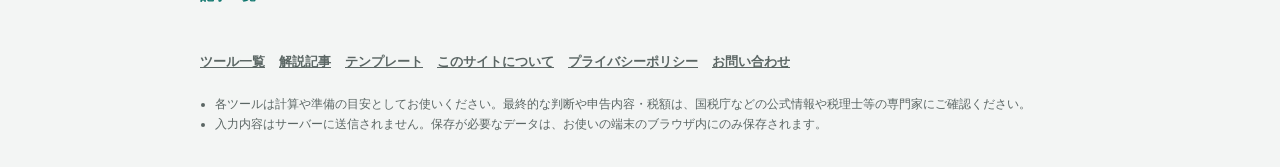
<file: tools.html>
<!DOCTYPE html>
<html lang="ja">
<head>
<meta charset="UTF-8">
<meta name="viewport" content="width=device-width, initial-scale=1, viewport-fit=cover">
<meta name="theme-color" content="#0f766e">
<meta name="description" content="フリーランス・副業・経理初心者の方向けの無料ツール集。請求額の計算、請求書の書き忘れチェック、収入の振り返り、確定申告の準備チェックをスマホでかんたんに。登録不要・入力内容は外部に送信しません。">
<title>請求・確定申告のかんたんツール</title>
<link rel="canonical" href="https://test-app.kaikeilab.workers.dev/tools">
<link rel="icon" href="/favicon.ico" sizes="32x32">
<link rel="icon" href="/favicon.svg" type="image/svg+xml">
<link rel="apple-touch-icon" href="/apple-touch-icon.png">
<meta property="og:type" content="website">
<meta property="og:site_name" content="請求・確定申告のかんたんツール">
<meta property="og:locale" content="ja_JP">
<meta property="og:title" content="請求・確定申告のかんたんツール">
<meta property="og:description" content="フリーランス・副業・経理初心者の方向けの無料ツール集。請求額の計算、請求書の書き忘れチェック、収入の振り返り、確定申告の準備チェックをスマホでかんたんに。登録不要・入力内容は外部に送信しません。">
<meta property="og:url" content="https://test-app.kaikeilab.workers.dev/tools">
<meta property="og:image" content="https://test-app.kaikeilab.workers.dev/og-image.png">
<meta property="og:image:width" content="1200">
<meta property="og:image:height" content="630">
<meta name="twitter:card" content="summary_large_image">
<link rel="stylesheet" href="/site.css">
<style>
  :root {
    --page-max: 880px;
    --bg: #f3f5f4;
    --card: #ffffff;
    --text: #18201e;
    --sub: #5b6664;
    --line: #dfe5e3;
    --accent: #0f766e;
    --accent-soft: #e3f3f1;
    --shadow: 0 1px 2px rgba(0,0,0,.05), 0 4px 16px rgba(0,0,0,.05);
  }
  @media (prefers-color-scheme: dark) {
    :root {
      --bg: #0e1312;
      --card: #18201e;
      --text: #eef3f2;
      --sub: #9aa8a5;
      --line: #2a3533;
      --accent: #2dd4bf;
      --accent-soft: #123532;
      --shadow: none;
    }
  }
  * { box-sizing: border-box; margin: 0; padding: 0; }
  html { -webkit-text-size-adjust: 100%; }
  body {
    font-family: -apple-system, BlinkMacSystemFont, "Hiragino Sans", "Noto Sans JP", "Yu Gothic UI", sans-serif;
    background: var(--bg); color: var(--text); line-height: 1.6; min-height: 100vh;
    padding: 28px 16px calc(32px + env(safe-area-inset-bottom));
  }
  .page { max-width: 880px; margin: 0 auto; }
  header { margin-bottom: 20px; }
  .eyebrow { display: inline-block; font-size: .8rem; font-weight: 700; color: var(--accent); margin-bottom: 4px; }
  h1 { font-size: 1.45rem; letter-spacing: .02em; line-height: 1.4; }
  .nw { display: inline-block; } /* 語の途中で改行しない */
  header p { color: var(--sub); font-size: .9rem; margin-top: 4px; }
  .badges { display: flex; flex-wrap: wrap; gap: 6px; margin-top: 10px; list-style: none; }
  .badges li { font-size: .75rem; font-weight: 700; color: var(--accent); background: var(--accent-soft); border-radius: 999px; padding: 3px 10px; }
  h2 { font-size: 1rem; color: var(--sub); margin: 0 0 10px; }
  .tool-group + .tool-group { margin-top: 24px; }
  .read-list { list-style: none; background: var(--card); border: 1px solid var(--line); border-radius: 18px; overflow: hidden; }
  .read-list li + li { border-top: 1px solid var(--line); }
  .read-list a { display: flex; align-items: center; justify-content: space-between; gap: 12px; min-height: 52px; padding: 10px 16px; color: var(--text); text-decoration: none; font-weight: 700; font-size: .92rem; }
  .read-list a:hover, .read-list a:focus-visible { color: var(--accent); }
  .read-list .arrow { color: var(--sub); font-size: 1.2rem; }
  .reads .more-link { display: inline-flex; align-items: center; min-height: 44px; margin-top: 6px; color: var(--accent); font-weight: 700; font-size: .88rem; text-decoration: none; }
  .tool-group h2 { margin-bottom: 2px; }
  .group-lead { color: var(--sub); font-size: .82rem; margin-bottom: 10px; }

  /* ツールカード：.tool-list に <li> を足すだけで増やせます */
  .tool-list { list-style: none; display: grid; gap: 12px; grid-template-columns: minmax(0, 1fr); }
  @media (min-width: 640px) { .tool-list { grid-template-columns: repeat(2, minmax(0, 1fr)); } }
  .tool {
    display: flex; flex-direction: column; height: 100%; min-height: 44px;
    background: var(--card); border: 1px solid var(--line); border-radius: 18px; padding: 18px;
    box-shadow: var(--shadow); text-decoration: none; color: var(--text); touch-action: manipulation;
    transition: border-color .15s, transform .1s;
  }
  .tool:hover { border-color: var(--accent); }
  .tool:active { transform: scale(.985); }
  .tool:focus-visible { outline: 3px solid var(--accent); outline-offset: 2px; }
  .tool .top { display: flex; align-items: center; gap: 12px; }
  .tool .icon {
    flex: 0 0 48px; height: 48px; border-radius: 14px; background: var(--accent-soft); color: var(--accent);
    display: flex; align-items: center; justify-content: center; font-size: 1.5rem; font-weight: 800;
  }
  .tool .tag { display: block; font-size: .72rem; font-weight: 700; color: var(--sub); }
  .tool .name { display: block; font-size: 1.08rem; font-weight: 800; line-height: 1.35; }
  .tool .desc { color: var(--sub); font-size: .88rem; margin-top: 10px; }
  .tool .points { list-style: none; margin-top: 10px; display: grid; gap: 4px; font-size: .84rem; }
  .tool .points li::before { content: "・"; color: var(--accent); font-weight: 800; }
  .tool .go {
    margin-top: auto; padding-top: 14px; display: flex; align-items: center; justify-content: center;
  }
  .tool .go span {
    width: 100%; min-height: 48px; border-radius: 12px; background: var(--accent); color: #fff;
    display: flex; align-items: center; justify-content: center; font-weight: 700; font-size: .95rem;
  }
  @media (prefers-color-scheme: dark) { .tool .go span { color: #0e1312; } }

  /* 案内エリア（プレースホルダー） */
  .guide { margin-top: 28px; background: var(--card); border: 1px solid var(--line); border-radius: 18px; padding: 18px; box-shadow: var(--shadow); }
  .guide h2 { color: var(--text); margin-bottom: 2px; }
  .guide .lead { color: var(--sub); font-size: .82rem; }
  .guide .grid { display: grid; gap: 10px; grid-template-columns: minmax(0, 1fr); margin-top: 12px; }
  @media (min-width: 640px) { .guide .grid { grid-template-columns: repeat(auto-fit, minmax(240px, 1fr)); } }
  .guide a.slot {
    display: block; min-height: 44px; border: 1.5px dashed var(--line); border-radius: 14px; padding: 14px;
    text-decoration: none; color: var(--text);
  }
  .guide a.slot .tag { display: inline-block; font-size: .7rem; font-weight: 700; color: var(--sub); background: var(--bg); border-radius: 6px; padding: 1px 6px; margin-bottom: 6px; }
  .guide a.slot b { display: block; font-size: .92rem; }
  .guide .more-link { display: inline-flex; align-items: center; min-height: 44px; margin-top: 6px; color: var(--accent); font-weight: 700; font-size: .88rem; text-decoration: none; }
  .guide a.slot span.d { display: block; color: var(--sub); font-size: .8rem; margin-top: 2px; }

  footer { margin-top: 22px; color: var(--sub); font-size: .76rem; line-height: 1.7; }
  footer li { margin-left: 1.2em; }
  @media (max-width: 380px) {
    body { padding-left: 12px; padding-right: 12px; }
    .tool, .guide { padding: 14px; }
  }
</style>
</head>
<body>
<header class="site-header">
  <a class="brand" href="/tools"><img src="/favicon.svg" alt="" width="26" height="26"><span>請求・確定申告のかんたんツール</span></a>
  <nav class="site-nav" aria-label="サイト内メニュー">
    <a href="/tools" aria-current="page">ツール</a>
    <a href="/guides">解説記事</a>
    <a href="/templates">テンプレート</a>
  </nav>
</header>
<div class="page">
  <header>
    <span class="eyebrow">フリーランス・副業・経理初心者の方へ</span>
    <h1><span class="nw">請求・確定申告の</span><span class="nw">かんたんツール</span></h1>
    <p>請求書づくりから確定申告の準備まで、「これで合ってるかな？」をサッと確かめられる無料ツール集です。むずかしい知識がなくても、画面の案内に沿ってタップ・入力するだけで使えます。</p>
    <ul class="badges">
      <li>無料・登録不要</li>
      <li>はじめてでも使いやすい</li>
      <li>入力内容は外部に送信しません</li>
      <li>スマホ・iPadでサッと使える</li>
    </ul>
  </header>

  <main>
    <!--
      ===== ツールを追加するとき =====
      該当するグループの <ul class="tool-list"> 内の <li> ブロックを1つコピーして、
      href・アイコン文字・タグ・名前・説明・ポイント・ボタン文言を書き換えるだけです。
      新しいグループが必要なら <section class="tool-group"> ごとコピーしてください。
      新しいツールのページには、上部に次の「戻るリンク」を入れてください：
        共通ヘッダー（<header class="site-header">…）とフッターは、既存のツールページからコピーしてください。
    -->
    <section class="tool-group" aria-labelledby="g-billing">
      <h2 id="g-billing">毎月の請求・報酬</h2>
      <p class="group-lead">請求書をつくるとき・送る前に</p>
      <ul class="tool-list">
      <li>
        <a class="tool" href="/">
          <span class="top">
            <span class="icon" aria-hidden="true">¥</span>
            <span><span class="tag">請求書をつくるときに</span><span class="name">源泉徴収・請求額 逆算電卓</span></span>
          </span>
          <span class="desc">報酬の金額を入れると、消費税や源泉徴収（報酬から先に差し引かれる税金）を計算して、実際に振り込まれる金額が分かります。「手取りをいくらにしたいか」から請求額を逆算することもできます。</span>
          <ul class="points">
            <li>源泉徴収の計算もおまかせ（100万円を超える分にも対応）</li>
            <li>振込手数料を差し引いた金額も確認できる</li>
            <li>内訳をコピーして、請求書やメールにそのまま使える</li>
          </ul>
          <span class="go"><span>電卓を開く</span></span>
        </a>
      </li>
      <li>
        <a class="tool" href="/invoice-check">
          <span class="top">
            <span class="icon" aria-hidden="true">書</span>
            <span><span class="tag">送る前の見直しに</span><span class="name">請求書 記載漏れチェッカー</span></span>
          </span>
          <span class="desc">請求書や見積もりを送る前に、宛名・金額・振込先などの書き忘れがないか、リストをタップしながら確認できます。</span>
          <ul class="points">
            <li>書類の種類を選ぶと、確認する項目を自動で整理</li>
            <li>インボイスや源泉徴収がよく分からなくても「わからない」でOK</li>
            <li>「次の書類へ」で毎月くり返し使える</li>
          </ul>
          <span class="go"><span>チェックを始める</span></span>
        </a>
      </li>
      </ul>
    </section>

    <section class="tool-group" aria-labelledby="g-tax">
      <h2 id="g-tax">年に一度の確定申告</h2>
      <p class="group-lead">1年のふり返りから、申告の準備まで</p>
      <ul class="tool-list">
      <li>
        <a class="tool" href="/income-memo">
          <span class="top">
            <span class="icon" aria-hidden="true">年</span>
            <span><span class="tag">1年の振り返りに</span><span class="name">年間収入・経費 振り返りメモ</span></span>
          </span>
          <span class="desc">毎月の報酬と、差し引かれた税金（源泉徴収）、経費の金額をメモするだけ。1年の合計や、収入の多い月・少ない月がひと目で分かります。</span>
          <ul class="points">
            <li>合計や平均は自動で計算、月ごとの流れを棒グラフで確認</li>
            <li>年ごとに記録でき、まとめをコピーできる</li>
            <li>バックアップを書き出して、データ消失や端末の買い替えに備えられる</li>
          </ul>
          <span class="go"><span>メモを開く</span></span>
        </a>
      </li>
      <li>
        <a class="tool" href="/checklist">
          <span class="top">
            <span class="icon" aria-hidden="true">✓</span>
            <span><span class="tag">確定申告の準備に</span><span class="name">確定申告 準備・抜け漏れチェッカー</span></span>
          </span>
          <span class="desc">「確定申告って、何を用意すればいいの？」を整理するチェックリスト。自分の状況をタップで選ぶと、そろえておきたい書類や確認することが一覧になります。</span>
          <ul class="points">
            <li>会社員の副業・フリーランスなど、状況に合わせて表示</li>
            <li>分からない所は「わからない」を選べば確認用の項目が出る</li>
            <li>チェックした内容はこの端末にだけ保存</li>
          </ul>
          <span class="go"><span>チェックを始める</span></span>
        </a>
      </li>
      </ul>
    </section>

    <section class="tool-group" aria-labelledby="g-template">
      <h2 id="g-template">有料テンプレート</h2>
      <p class="group-lead">ツールとあわせて使うと、毎月の請求がさらにラクに</p>
      <aside class="promo-box" data-product="p1" data-lead="フリーランス・個人事業主向け。入力するだけで、消費税・源泉徴収・差引の請求金額を自動で計算します。"></aside>
    </section>

    <!-- ===== 解説記事（新しい順・4本まで。記事を追加したら、いちばん上に足して古いものを外してください） ===== -->
    <section class="tool-group reads" aria-labelledby="g-reads">
      <h2 id="g-reads">解説記事</h2>
      <p class="group-lead">はじめてでも分かる、お金まわりの読み物</p>
      <ul class="read-list">
        <li><a href="/guides/nyukin-check"><span>振込額が合わない・入金されないときの確認と対処（催促メールの文例つき）</span><span class="arrow" aria-hidden="true">›</span></a></li>
        <li><a href="/guides/mitsumori"><span>はじめての見積書の書き方（有効期限・作業範囲・金額の決め方）</span><span class="arrow" aria-hidden="true">›</span></a></li>
        <li><a href="/guides/menzei-invoice"><span>インボイス未登録（免税事業者）のフリーランスが請求書を出すときの書き方</span><span class="arrow" aria-hidden="true">›</span></a></li>
        <li><a href="/guides/tatekae-kotsuhi"><span>交通費・立替金を請求書に書くときの書き方と源泉徴収の注意点</span><span class="arrow" aria-hidden="true">›</span></a></li>
      </ul>
      <a class="more-link" href="/guides">記事一覧へ →</a>
    </section>
  </main>

  <footer>
  <ul class="site-links">
    <li><a href="/tools">ツール一覧</a></li>
    <li><a href="/guides">解説記事</a></li>
    <li><a href="/templates">テンプレート</a></li>
    <li><a href="/about">このサイトについて</a></li>
    <li><a href="/about#privacy">プライバシーポリシー</a></li>
    <li><a href="/about#contact">お問い合わせ</a></li>
  </ul>
    <ul>
      <li>各ツールは計算や準備の目安としてお使いください。最終的な判断や申告内容・税額は、国税庁などの公式情報や税理士等の専門家にご確認ください。</li>
      <li>入力内容はサーバーに送信されません。保存が必要なデータは、お使いの端末のブラウザ内にのみ保存されます。</li>
    </ul>
  </footer>
</div>
<script src="/site.js" defer></script>
</body>
</html>
</file>
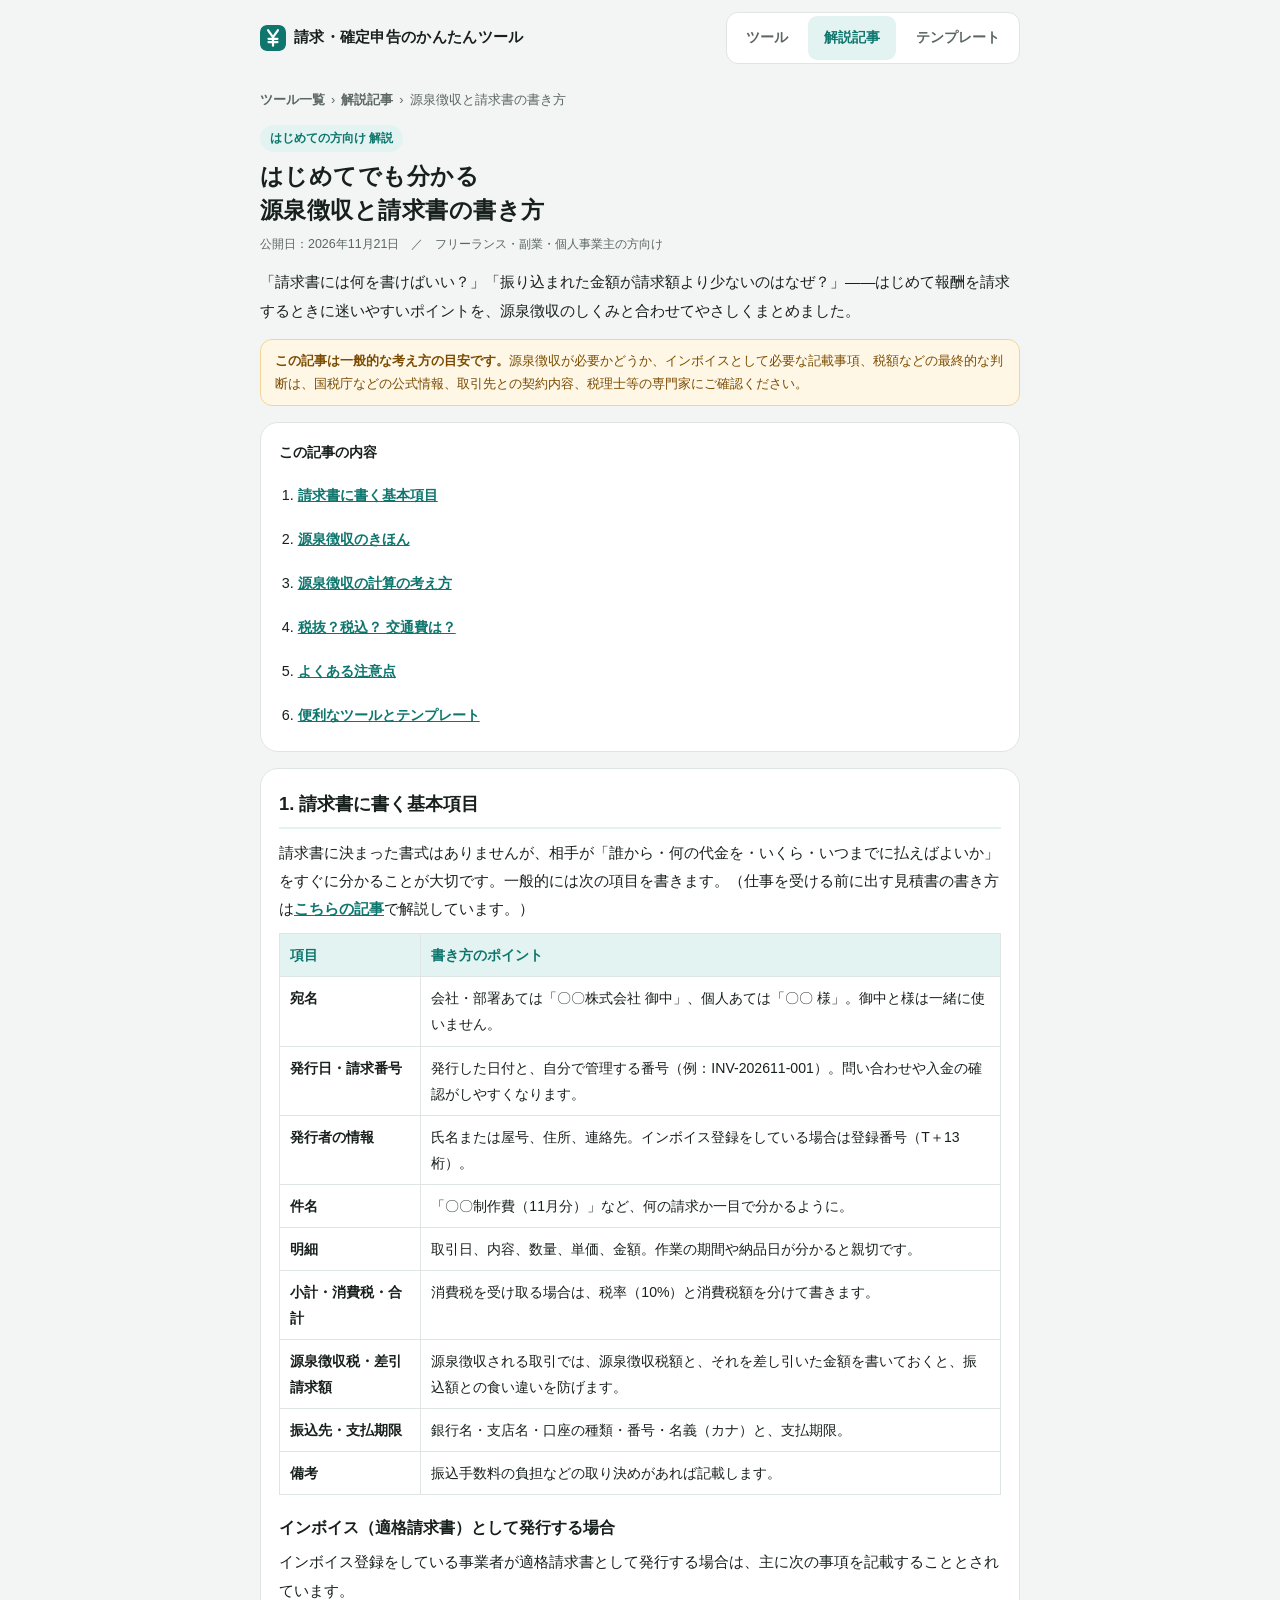
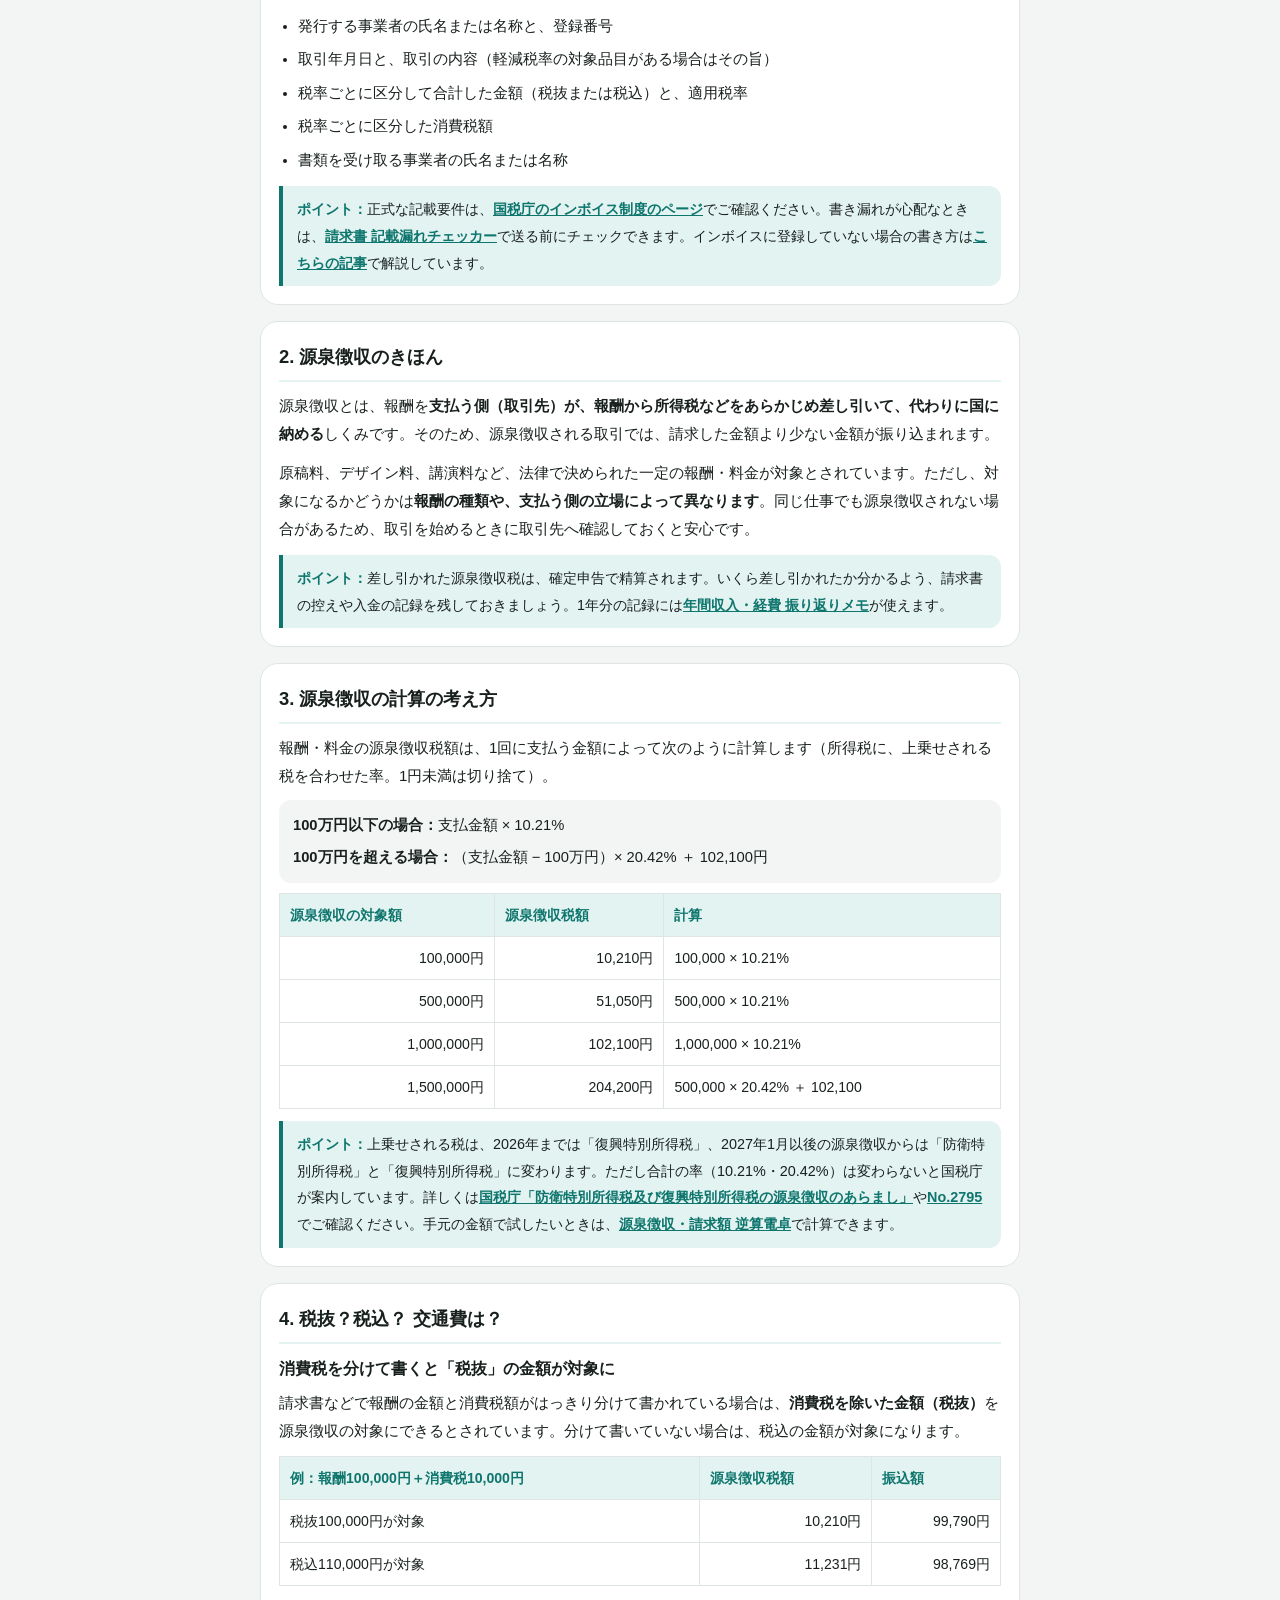
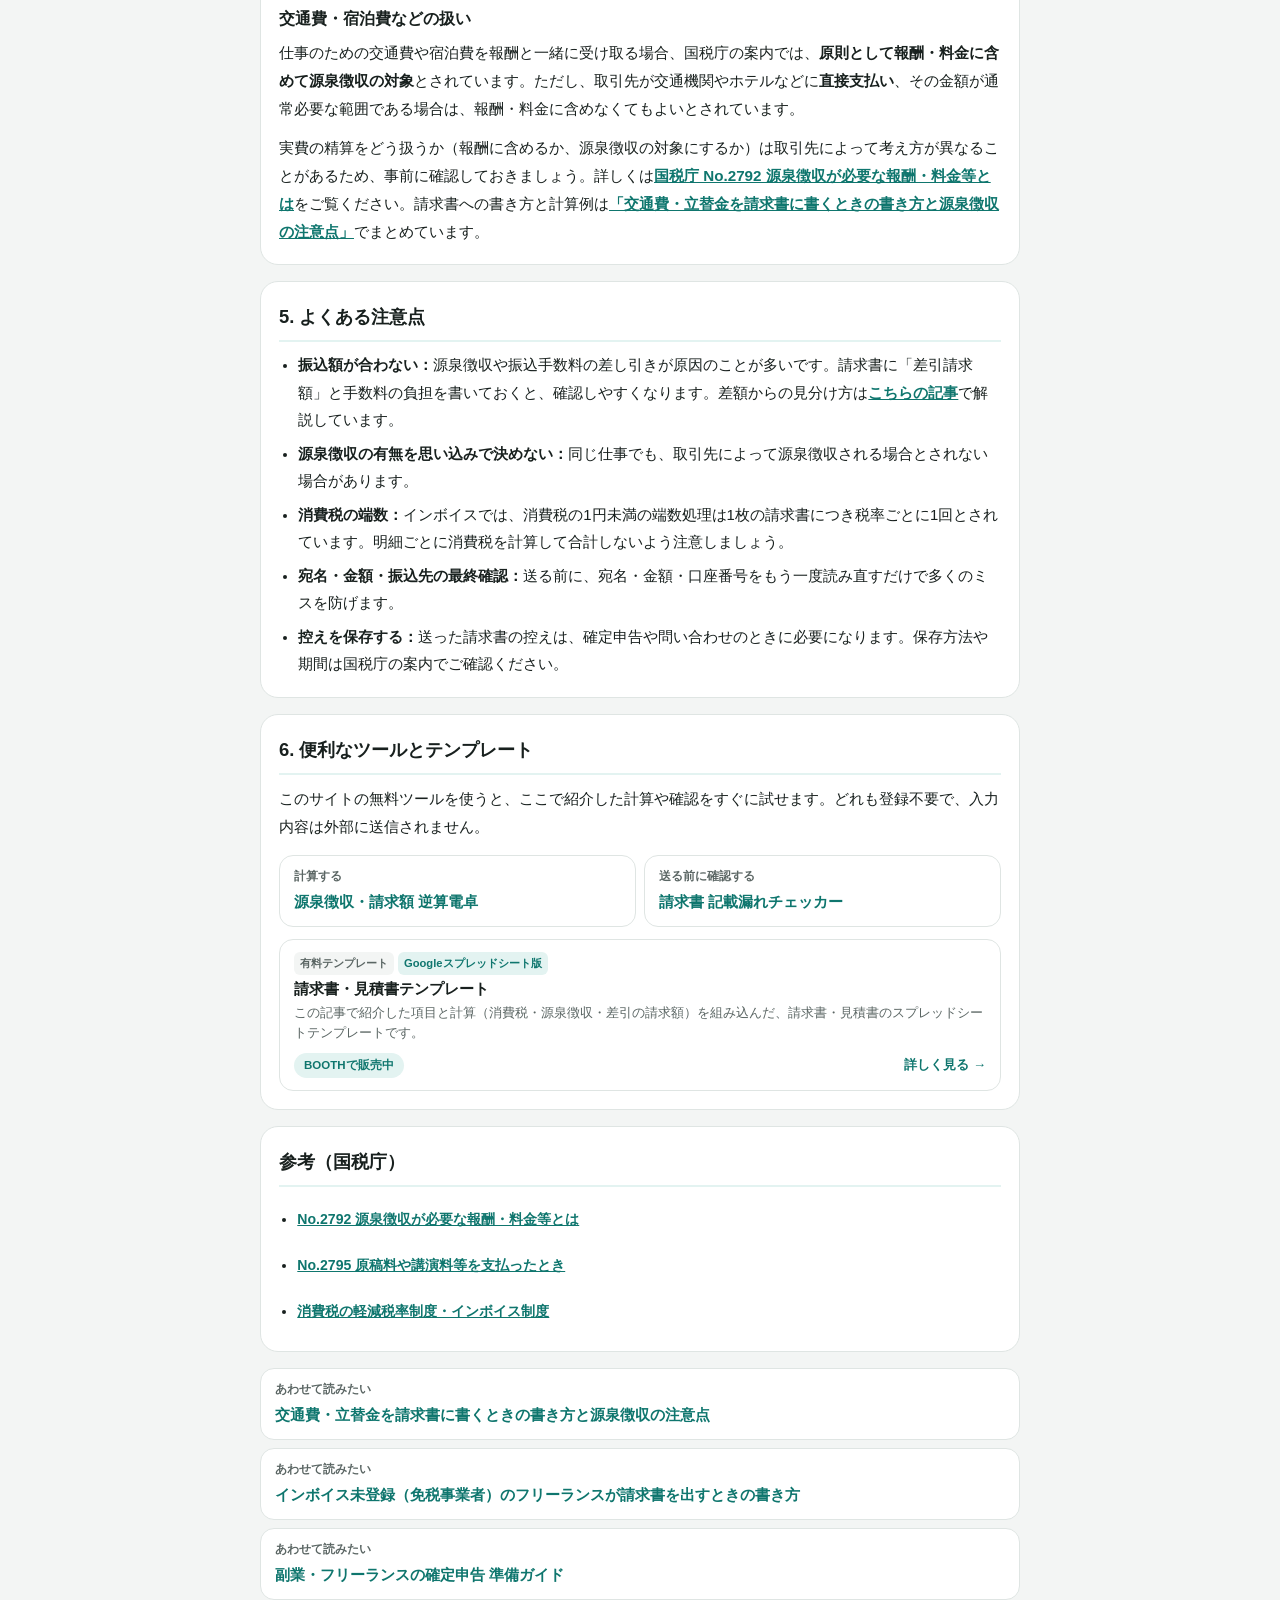
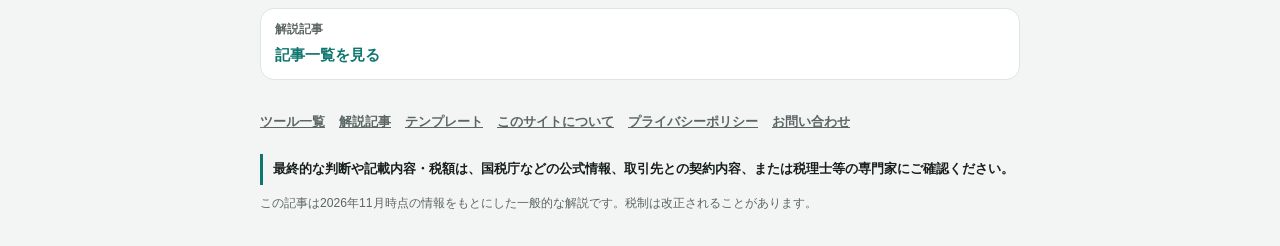
<file: guides/gensen-invoice.html>
<!DOCTYPE html>
<html lang="ja">
<head>
<meta charset="UTF-8">
<meta name="viewport" content="width=device-width, initial-scale=1, viewport-fit=cover">
<meta name="theme-color" content="#0f766e">
<meta name="description" content="フリーランス・副業・個人事業主の初心者向けに、請求書に書く基本項目と、源泉徴収のしくみ・計算の考え方（100万円以下10.21%・超える部分20.42%、税抜／税込、交通費の扱い）をやさしく解説します。">
<title>はじめてでも分かる 源泉徴収と請求書の書き方｜請求・確定申告のかんたんツール</title>
<link rel="canonical" href="https://test-app.kaikeilab.workers.dev/guides/gensen-invoice">
<link rel="icon" href="/favicon.ico" sizes="32x32">
<link rel="icon" href="/favicon.svg" type="image/svg+xml">
<link rel="apple-touch-icon" href="/apple-touch-icon.png">
<meta property="og:type" content="article">
<meta property="og:site_name" content="請求・確定申告のかんたんツール">
<meta property="og:locale" content="ja_JP">
<meta property="og:title" content="はじめてでも分かる 源泉徴収と請求書の書き方">
<meta property="og:description" content="請求書に書く基本項目と、源泉徴収のしくみ・計算の考え方を、フリーランス・副業の初心者向けにやさしく解説します。">
<meta property="og:url" content="https://test-app.kaikeilab.workers.dev/guides/gensen-invoice">
<meta property="og:image" content="https://test-app.kaikeilab.workers.dev/og-image.png">
<meta property="og:image:width" content="1200">
<meta property="og:image:height" content="630">
<meta name="twitter:card" content="summary_large_image">
<link rel="stylesheet" href="/site.css">
<script type="application/ld+json">
{
  "@context": "https://schema.org",
  "@type": "Article",
  "headline": "はじめてでも分かる 源泉徴収と請求書の書き方",
  "datePublished": "2026-11-21",
  "dateModified": "2026-11-22",
  "inLanguage": "ja",
  "image": "https://test-app.kaikeilab.workers.dev/og-image.png",
  "author": { "@type": "Organization", "name": "kaikeilab" },
  "publisher": { "@type": "Organization", "name": "請求・確定申告のかんたんツール" },
  "mainEntityOfPage": "https://test-app.kaikeilab.workers.dev/guides/gensen-invoice"
}
</script>
<link rel="stylesheet" href="/article.css">
</head>
<body>
<header class="site-header">
  <a class="brand" href="/tools"><img src="/favicon.svg" alt="" width="26" height="26"><span>請求・確定申告のかんたんツール</span></a>
  <nav class="site-nav" aria-label="サイト内メニュー">
    <a href="/tools">ツール</a>
    <a href="/guides" aria-current="page">解説記事</a>
    <a href="/templates">テンプレート</a>
  </nav>
</header>
<div class="page">
  <nav aria-label="パンくずリスト">
    <ol class="crumbs">
      <li><a href="/tools">ツール一覧</a></li>
      <li><a href="/guides">解説記事</a></li>
      <li><span>源泉徴収と請求書の書き方</span></li>
    </ol>
  </nav>

  <header>
    <span class="eyebrow">はじめての方向け 解説</span>
    <h1>はじめてでも分かる<br>源泉徴収と請求書の書き方</h1>
    <p class="meta">公開日：2026年11月21日　／　フリーランス・副業・個人事業主の方向け</p>
    <p class="lead">「請求書には何を書けばいい？」「振り込まれた金額が請求額より少ないのはなぜ？」――はじめて報酬を請求するときに迷いやすいポイントを、源泉徴収のしくみと合わせてやさしくまとめました。</p>
    <p class="notice"><b>この記事は一般的な考え方の目安です。</b>源泉徴収が必要かどうか、インボイスとして必要な記載事項、税額などの最終的な判断は、国税庁などの公式情報、取引先との契約内容、税理士等の専門家にご確認ください。</p>
  </header>

  <nav class="toc" aria-labelledby="toc-title">
    <b id="toc-title">この記事の内容</b>
    <ol>
      <li><a href="#basics">請求書に書く基本項目</a></li>
      <li><a href="#gensen">源泉徴収のきほん</a></li>
      <li><a href="#calc">源泉徴収の計算の考え方</a></li>
      <li><a href="#base">税抜？税込？ 交通費は？</a></li>
      <li><a href="#cautions">よくある注意点</a></li>
      <li><a href="#tools">便利なツールとテンプレート</a></li>
    </ol>
  </nav>

  <article>
    <!-- 1. 請求書の基本項目 -->
    <section class="site-section" id="basics" aria-labelledby="h-basics">
      <h2 id="h-basics">1. 請求書に書く基本項目</h2>
      <p>請求書に決まった書式はありませんが、相手が「誰から・何の代金を・いくら・いつまでに払えばよいか」をすぐに分かることが大切です。一般的には次の項目を書きます。（仕事を受ける前に出す見積書の書き方は<a href="/guides/mitsumori">こちらの記事</a>で解説しています。）</p>
      <div class="table-wrap">
        <table class="t">
          <thead><tr><th>項目</th><th>書き方のポイント</th></tr></thead>
          <tbody>
            <tr><th>宛名</th><td>会社・部署あては「〇〇株式会社 御中」、個人あては「〇〇 様」。御中と様は一緒に使いません。</td></tr>
            <tr><th>発行日・請求番号</th><td>発行した日付と、自分で管理する番号（例：INV-202611-001）。問い合わせや入金の確認がしやすくなります。</td></tr>
            <tr><th>発行者の情報</th><td>氏名または屋号、住所、連絡先。インボイス登録をしている場合は登録番号（T＋13桁）。</td></tr>
            <tr><th>件名</th><td>「〇〇制作費（11月分）」など、何の請求か一目で分かるように。</td></tr>
            <tr><th>明細</th><td>取引日、内容、数量、単価、金額。作業の期間や納品日が分かると親切です。</td></tr>
            <tr><th>小計・消費税・合計</th><td>消費税を受け取る場合は、税率（10%）と消費税額を分けて書きます。</td></tr>
            <tr><th>源泉徴収税・差引請求額</th><td>源泉徴収される取引では、源泉徴収税額と、それを差し引いた金額を書いておくと、振込額との食い違いを防げます。</td></tr>
            <tr><th>振込先・支払期限</th><td>銀行名・支店名・口座の種類・番号・名義（カナ）と、支払期限。</td></tr>
            <tr><th>備考</th><td>振込手数料の負担などの取り決めがあれば記載します。</td></tr>
          </tbody>
        </table>
      </div>
      <h3>インボイス（適格請求書）として発行する場合</h3>
      <p>インボイス登録をしている事業者が適格請求書として発行する場合は、主に次の事項を記載することとされています。</p>
      <ul class="list">
        <li>発行する事業者の氏名または名称と、登録番号</li>
        <li>取引年月日と、取引の内容（軽減税率の対象品目がある場合はその旨）</li>
        <li>税率ごとに区分して合計した金額（税抜または税込）と、適用税率</li>
        <li>税率ごとに区分した消費税額</li>
        <li>書類を受け取る事業者の氏名または名称</li>
      </ul>
      <p class="point"><b>ポイント：</b>正式な記載要件は、<a href="https://www.nta.go.jp/taxes/shiraberu/zeimokubetsu/shohi/keigenzeiritsu/index.htm" target="_blank" rel="noopener">国税庁のインボイス制度のページ</a>でご確認ください。書き漏れが心配なときは、<a href="/invoice-check">請求書 記載漏れチェッカー</a>で送る前にチェックできます。インボイスに登録していない場合の書き方は<a href="/guides/menzei-invoice">こちらの記事</a>で解説しています。</p>
    </section>

    <!-- 2. 源泉徴収のきほん -->
    <section class="site-section" id="gensen" aria-labelledby="h-gensen">
      <h2 id="h-gensen">2. 源泉徴収のきほん</h2>
      <p>源泉徴収とは、報酬を<b>支払う側（取引先）が、報酬から所得税などをあらかじめ差し引いて、代わりに国に納める</b>しくみです。そのため、源泉徴収される取引では、請求した金額より少ない金額が振り込まれます。</p>
      <p>原稿料、デザイン料、講演料など、法律で決められた一定の報酬・料金が対象とされています。ただし、対象になるかどうかは<b>報酬の種類や、支払う側の立場によって異なります</b>。同じ仕事でも源泉徴収されない場合があるため、取引を始めるときに取引先へ確認しておくと安心です。</p>
      <p class="point"><b>ポイント：</b>差し引かれた源泉徴収税は、確定申告で精算されます。いくら差し引かれたか分かるよう、請求書の控えや入金の記録を残しておきましょう。1年分の記録には<a href="/income-memo">年間収入・経費 振り返りメモ</a>が使えます。</p>
    </section>

    <!-- 3. 計算の考え方 -->
    <section class="site-section" id="calc" aria-labelledby="h-calc">
      <h2 id="h-calc">3. 源泉徴収の計算の考え方</h2>
      <p>報酬・料金の源泉徴収税額は、1回に支払う金額によって次のように計算します（所得税に、上乗せされる税を合わせた率。1円未満は切り捨て）。</p>
      <div class="formula" role="note">
        <div><b>100万円以下の場合：</b>支払金額 × 10.21%</div>
        <div><b>100万円を超える場合：</b>（支払金額 − 100万円）× 20.42% ＋ 102,100円</div>
      </div>
      <div class="table-wrap">
        <table class="t">
          <thead><tr><th>源泉徴収の対象額</th><th>源泉徴収税額</th><th>計算</th></tr></thead>
          <tbody>
            <tr><td class="num">100,000円</td><td class="num">10,210円</td><td>100,000 × 10.21%</td></tr>
            <tr><td class="num">500,000円</td><td class="num">51,050円</td><td>500,000 × 10.21%</td></tr>
            <tr><td class="num">1,000,000円</td><td class="num">102,100円</td><td>1,000,000 × 10.21%</td></tr>
            <tr><td class="num">1,500,000円</td><td class="num">204,200円</td><td>500,000 × 20.42% ＋ 102,100</td></tr>
          </tbody>
        </table>
      </div>
      <p class="point"><b>ポイント：</b>上乗せされる税は、2026年までは「復興特別所得税」、2027年1月以後の源泉徴収からは「防衛特別所得税」と「復興特別所得税」に変わります。ただし合計の率（10.21%・20.42%）は変わらないと国税庁が案内しています。詳しくは<a href="https://www.nta.go.jp/publication/pamph/pdf/0026005-024_02.pdf" target="_blank" rel="noopener">国税庁「防衛特別所得税及び復興特別所得税の源泉徴収のあらまし」</a>や<a href="https://www.nta.go.jp/taxes/shiraberu/taxanswer/gensen/2795.htm" target="_blank" rel="noopener">No.2795</a>でご確認ください。手元の金額で試したいときは、<a href="/">源泉徴収・請求額 逆算電卓</a>で計算できます。</p>
    </section>

    <!-- 4. 税抜・税込・交通費 -->
    <section class="site-section" id="base" aria-labelledby="h-base">
      <h2 id="h-base">4. 税抜？税込？ 交通費は？</h2>
      <h3>消費税を分けて書くと「税抜」の金額が対象に</h3>
      <p>請求書などで報酬の金額と消費税額がはっきり分けて書かれている場合は、<b>消費税を除いた金額（税抜）</b>を源泉徴収の対象にできるとされています。分けて書いていない場合は、税込の金額が対象になります。</p>
      <div class="table-wrap">
        <table class="t">
          <thead><tr><th>例：報酬100,000円＋消費税10,000円</th><th>源泉徴収税額</th><th>振込額</th></tr></thead>
          <tbody>
            <tr><td>税抜100,000円が対象</td><td class="num">10,210円</td><td class="num">99,790円</td></tr>
            <tr><td>税込110,000円が対象</td><td class="num">11,231円</td><td class="num">98,769円</td></tr>
          </tbody>
        </table>
      </div>
      <h3>交通費・宿泊費などの扱い</h3>
      <p>仕事のための交通費や宿泊費を報酬と一緒に受け取る場合、国税庁の案内では、<b>原則として報酬・料金に含めて源泉徴収の対象</b>とされています。ただし、取引先が交通機関やホテルなどに<b>直接支払い</b>、その金額が通常必要な範囲である場合は、報酬・料金に含めなくてもよいとされています。</p>
      <p>実費の精算をどう扱うか（報酬に含めるか、源泉徴収の対象にするか）は取引先によって考え方が異なることがあるため、事前に確認しておきましょう。詳しくは<a href="https://www.nta.go.jp/taxes/shiraberu/taxanswer/gensen/2792.htm" target="_blank" rel="noopener">国税庁 No.2792 源泉徴収が必要な報酬・料金等とは</a>をご覧ください。請求書への書き方と計算例は<a href="/guides/tatekae-kotsuhi">「交通費・立替金を請求書に書くときの書き方と源泉徴収の注意点」</a>でまとめています。</p>
    </section>

    <!-- 5. 注意点 -->
    <section class="site-section" id="cautions" aria-labelledby="h-cautions">
      <h2 id="h-cautions">5. よくある注意点</h2>
      <ul class="list">
        <li><b>振込額が合わない：</b>源泉徴収や振込手数料の差し引きが原因のことが多いです。請求書に「差引請求額」と手数料の負担を書いておくと、確認しやすくなります。差額からの見分け方は<a href="/guides/nyukin-check">こちらの記事</a>で解説しています。</li>
        <li><b>源泉徴収の有無を思い込みで決めない：</b>同じ仕事でも、取引先によって源泉徴収される場合とされない場合があります。</li>
        <li><b>消費税の端数：</b>インボイスでは、消費税の1円未満の端数処理は1枚の請求書につき税率ごとに1回とされています。明細ごとに消費税を計算して合計しないよう注意しましょう。</li>
        <li><b>宛名・金額・振込先の最終確認：</b>送る前に、宛名・金額・口座番号をもう一度読み直すだけで多くのミスを防げます。</li>
        <li><b>控えを保存する：</b>送った請求書の控えは、確定申告や問い合わせのときに必要になります。保存方法や期間は国税庁の案内でご確認ください。</li>
      </ul>
    </section>

    <!-- 6. ツールとテンプレート -->
    <section class="site-section" id="tools" aria-labelledby="h-tools">
      <h2 id="h-tools">6. 便利なツールとテンプレート</h2>
      <p>このサイトの無料ツールを使うと、ここで紹介した計算や確認をすぐに試せます。どれも登録不要で、入力内容は外部に送信されません。</p>
      <div class="cta">
        <a href="/"><small>計算する</small><b>源泉徴収・請求額 逆算電卓</b></a>
        <a href="/invoice-check"><small>送る前に確認する</small><b>請求書 記載漏れチェッカー</b></a>
      </div>
      <aside class="promo-box" data-product="p1" data-lead="この記事で紹介した項目と計算（消費税・源泉徴収・差引の請求額）を組み込んだ、請求書・見積書のスプレッドシートテンプレートです。"></aside>
    </section>

    <section class="site-section" aria-labelledby="h-refs">
      <h2 id="h-refs">参考（国税庁）</h2>
      <ul class="refs">
        <li><a href="https://www.nta.go.jp/taxes/shiraberu/taxanswer/gensen/2792.htm" target="_blank" rel="noopener">No.2792 源泉徴収が必要な報酬・料金等とは</a></li>
        <li><a href="https://www.nta.go.jp/taxes/shiraberu/taxanswer/gensen/2795.htm" target="_blank" rel="noopener">No.2795 原稿料や講演料等を支払ったとき</a></li>
        <li><a href="https://www.nta.go.jp/taxes/shiraberu/zeimokubetsu/shohi/keigenzeiritsu/index.htm" target="_blank" rel="noopener">消費税の軽減税率制度・インボイス制度</a></li>
      </ul>
    </section>

    <nav class="next" aria-label="ほかの記事">
      <a href="/guides/tatekae-kotsuhi"><small>あわせて読みたい</small><b>交通費・立替金を請求書に書くときの書き方と源泉徴収の注意点</b></a>
      <a href="/guides/menzei-invoice"><small>あわせて読みたい</small><b>インボイス未登録（免税事業者）のフリーランスが請求書を出すときの書き方</b></a>
      <a href="/guides/kakutei-junbi"><small>あわせて読みたい</small><b>副業・フリーランスの確定申告 準備ガイド</b></a>
      <a href="/guides"><small>解説記事</small><b>記事一覧を見る</b></a>
    </nav>
  </article>

  <footer>
    <ul class="site-links">
      <li><a href="/tools">ツール一覧</a></li>
      <li><a href="/guides">解説記事</a></li>
      <li><a href="/templates">テンプレート</a></li>
      <li><a href="/about">このサイトについて</a></li>
      <li><a href="/about#privacy">プライバシーポリシー</a></li>
      <li><a href="/about#contact">お問い合わせ</a></li>
    </ul>
    <p class="must">最終的な判断や記載内容・税額は、国税庁などの公式情報、取引先との契約内容、または税理士等の専門家にご確認ください。</p>
    <p>この記事は2026年11月時点の情報をもとにした一般的な解説です。税制は改正されることがあります。</p>
  </footer>
</div>
<script src="/site.js" defer></script>
</body>
</html>
</file>
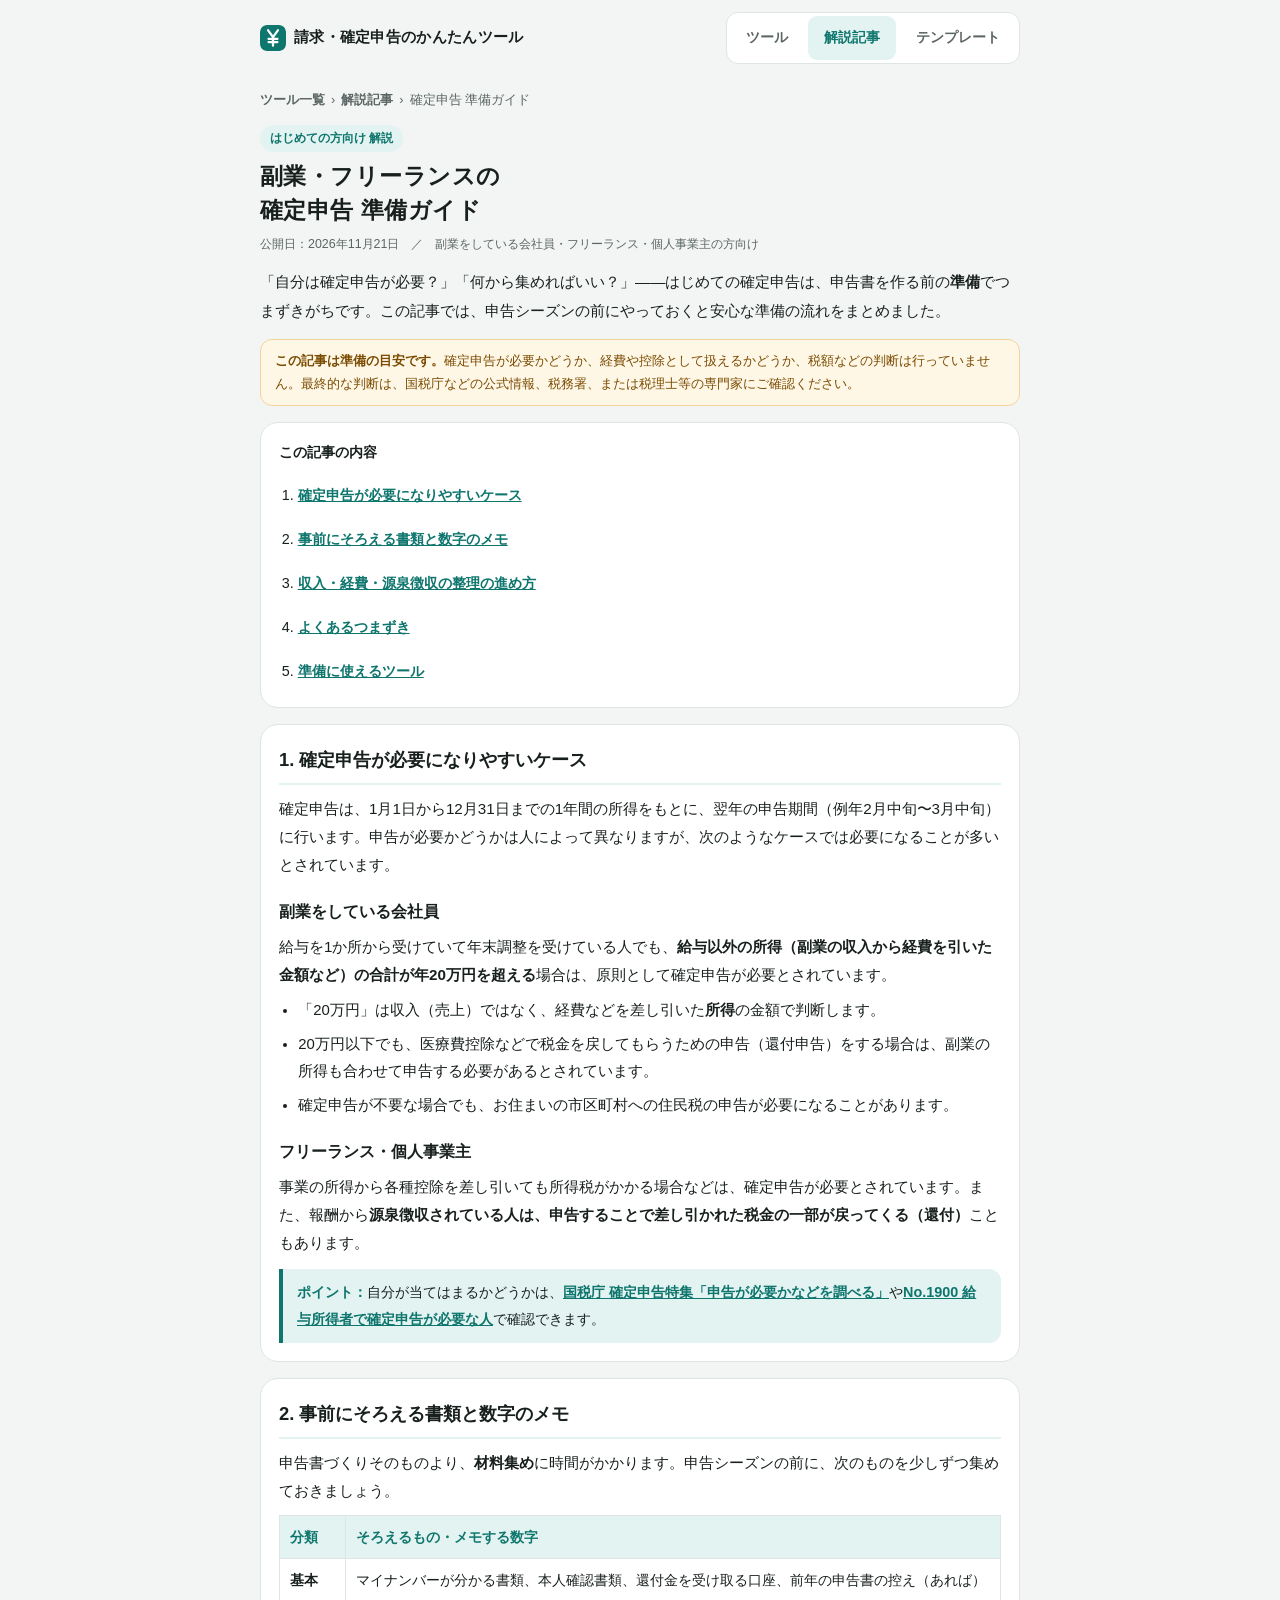
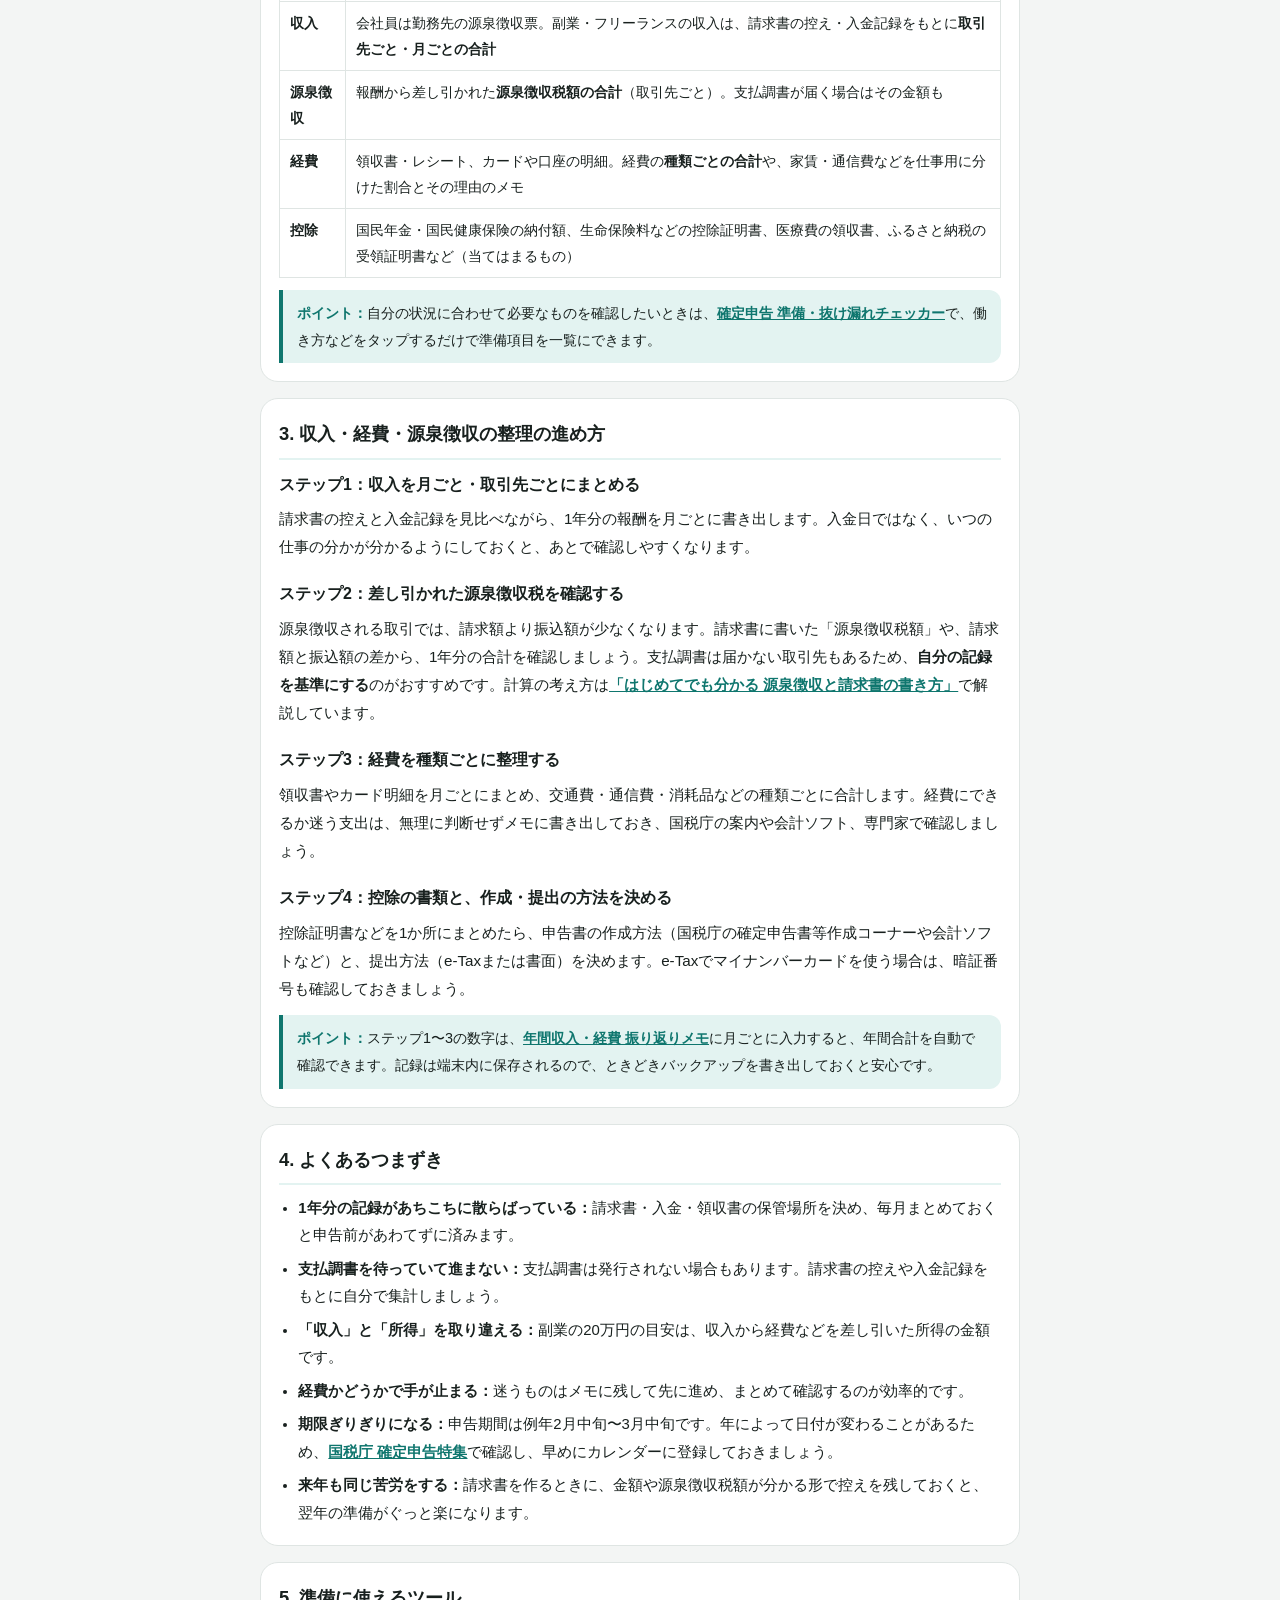
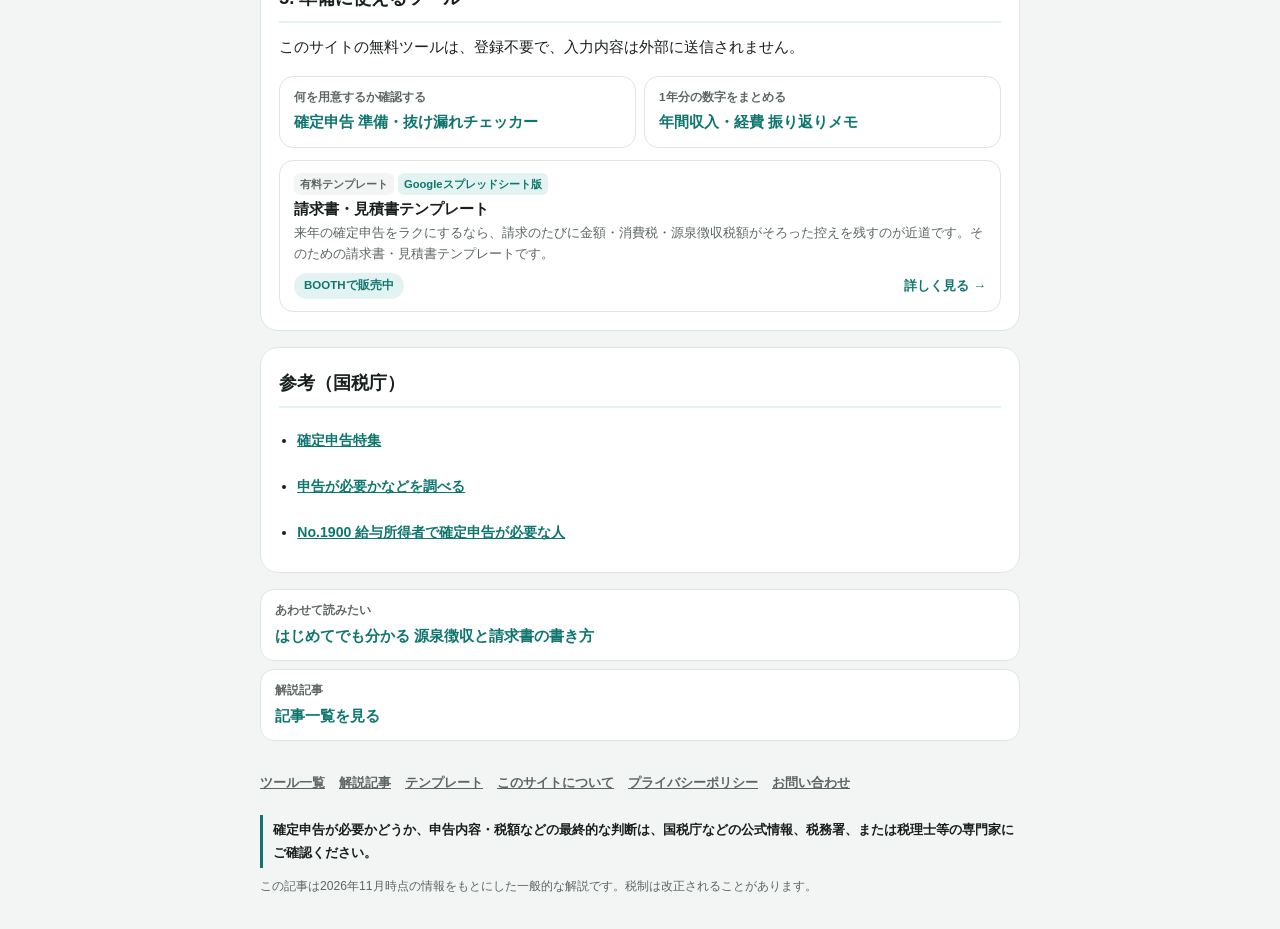
<file: guides/kakutei-junbi.html>
<!DOCTYPE html>
<html lang="ja">
<head>
<meta charset="UTF-8">
<meta name="viewport" content="width=device-width, initial-scale=1, viewport-fit=cover">
<meta name="theme-color" content="#0f766e">
<meta name="description" content="副業をしている会社員やフリーランス・個人事業主の初心者向けに、確定申告が必要になりやすいケース、事前にそろえる書類と数字のメモ、収入・経費・源泉徴収の整理の進め方、よくあるつまずきをまとめた準備ガイドです。">
<title>副業・フリーランスの確定申告 準備ガイド｜請求・確定申告のかんたんツール</title>
<link rel="canonical" href="https://test-app.kaikeilab.workers.dev/guides/kakutei-junbi">
<link rel="icon" href="/favicon.ico" sizes="32x32">
<link rel="icon" href="/favicon.svg" type="image/svg+xml">
<link rel="apple-touch-icon" href="/apple-touch-icon.png">
<meta property="og:type" content="article">
<meta property="og:site_name" content="請求・確定申告のかんたんツール">
<meta property="og:locale" content="ja_JP">
<meta property="og:title" content="副業・フリーランスの確定申告 準備ガイド">
<meta property="og:description" content="確定申告が必要になりやすいケース、そろえる書類と数字、収入・経費・源泉徴収の整理の進め方を、初心者向けにまとめました。">
<meta property="og:url" content="https://test-app.kaikeilab.workers.dev/guides/kakutei-junbi">
<meta property="og:image" content="https://test-app.kaikeilab.workers.dev/og-image.png">
<meta property="og:image:width" content="1200">
<meta property="og:image:height" content="630">
<meta name="twitter:card" content="summary_large_image">
<link rel="stylesheet" href="/site.css">
<link rel="stylesheet" href="/article.css">
<script type="application/ld+json">
{
  "@context": "https://schema.org",
  "@type": "Article",
  "headline": "副業・フリーランスの確定申告 準備ガイド",
  "datePublished": "2026-11-21",
  "dateModified": "2026-11-21",
  "inLanguage": "ja",
  "image": "https://test-app.kaikeilab.workers.dev/og-image.png",
  "author": { "@type": "Organization", "name": "kaikeilab" },
  "publisher": { "@type": "Organization", "name": "請求・確定申告のかんたんツール" },
  "mainEntityOfPage": "https://test-app.kaikeilab.workers.dev/guides/kakutei-junbi"
}
</script>
</head>
<body>
<header class="site-header">
  <a class="brand" href="/tools"><img src="/favicon.svg" alt="" width="26" height="26"><span>請求・確定申告のかんたんツール</span></a>
  <nav class="site-nav" aria-label="サイト内メニュー">
    <a href="/tools">ツール</a>
    <a href="/guides" aria-current="page">解説記事</a>
    <a href="/templates">テンプレート</a>
  </nav>
</header>
<div class="page">
  <nav aria-label="パンくずリスト">
    <ol class="crumbs">
      <li><a href="/tools">ツール一覧</a></li>
      <li><a href="/guides">解説記事</a></li>
      <li><span>確定申告 準備ガイド</span></li>
    </ol>
  </nav>

  <header>
    <span class="eyebrow">はじめての方向け 解説</span>
    <h1>副業・フリーランスの<br>確定申告 準備ガイド</h1>
    <p class="meta">公開日：2026年11月21日　／　副業をしている会社員・フリーランス・個人事業主の方向け</p>
    <p class="lead">「自分は確定申告が必要？」「何から集めればいい？」――はじめての確定申告は、申告書を作る前の<b>準備</b>でつまずきがちです。この記事では、申告シーズンの前にやっておくと安心な準備の流れをまとめました。</p>
    <p class="notice"><b>この記事は準備の目安です。</b>確定申告が必要かどうか、経費や控除として扱えるかどうか、税額などの判断は行っていません。最終的な判断は、国税庁などの公式情報、税務署、または税理士等の専門家にご確認ください。</p>
  </header>

  <nav class="toc" aria-labelledby="toc-title">
    <b id="toc-title">この記事の内容</b>
    <ol>
      <li><a href="#cases">確定申告が必要になりやすいケース</a></li>
      <li><a href="#prepare">事前にそろえる書類と数字のメモ</a></li>
      <li><a href="#steps">収入・経費・源泉徴収の整理の進め方</a></li>
      <li><a href="#pitfalls">よくあるつまずき</a></li>
      <li><a href="#tools">準備に使えるツール</a></li>
    </ol>
  </nav>

  <article>
    <!-- 1. 必要になりやすいケース -->
    <section class="site-section" id="cases" aria-labelledby="h-cases">
      <h2 id="h-cases">1. 確定申告が必要になりやすいケース</h2>
      <p>確定申告は、1月1日から12月31日までの1年間の所得をもとに、翌年の申告期間（例年2月中旬〜3月中旬）に行います。申告が必要かどうかは人によって異なりますが、次のようなケースでは必要になることが多いとされています。</p>
      <h3>副業をしている会社員</h3>
      <p>給与を1か所から受けていて年末調整を受けている人でも、<b>給与以外の所得（副業の収入から経費を引いた金額など）の合計が年20万円を超える</b>場合は、原則として確定申告が必要とされています。</p>
      <ul class="list">
        <li>「20万円」は収入（売上）ではなく、経費などを差し引いた<b>所得</b>の金額で判断します。</li>
        <li>20万円以下でも、医療費控除などで税金を戻してもらうための申告（還付申告）をする場合は、副業の所得も合わせて申告する必要があるとされています。</li>
        <li>確定申告が不要な場合でも、お住まいの市区町村への住民税の申告が必要になることがあります。</li>
      </ul>
      <h3>フリーランス・個人事業主</h3>
      <p>事業の所得から各種控除を差し引いても所得税がかかる場合などは、確定申告が必要とされています。また、報酬から<b>源泉徴収されている人は、申告することで差し引かれた税金の一部が戻ってくる（還付）</b>こともあります。</p>
      <p class="point"><b>ポイント：</b>自分が当てはまるかどうかは、<a href="https://www.nta.go.jp/taxes/shiraberu/shinkoku/tokushu/shinkoku-nagare/shinkoku-nagare.htm" target="_blank" rel="noopener">国税庁 確定申告特集「申告が必要かなどを調べる」</a>や<a href="https://www.nta.go.jp/taxes/shiraberu/taxanswer/shotoku/1900.htm" target="_blank" rel="noopener">No.1900 給与所得者で確定申告が必要な人</a>で確認できます。</p>
    </section>

    <!-- 2. そろえる書類と数字 -->
    <section class="site-section" id="prepare" aria-labelledby="h-prepare">
      <h2 id="h-prepare">2. 事前にそろえる書類と数字のメモ</h2>
      <p>申告書づくりそのものより、<b>材料集め</b>に時間がかかります。申告シーズンの前に、次のものを少しずつ集めておきましょう。</p>
      <div class="table-wrap">
        <table class="t">
          <thead><tr><th>分類</th><th>そろえるもの・メモする数字</th></tr></thead>
          <tbody>
            <tr><th>基本</th><td>マイナンバーが分かる書類、本人確認書類、還付金を受け取る口座、前年の申告書の控え（あれば）</td></tr>
            <tr><th>収入</th><td>会社員は勤務先の源泉徴収票。副業・フリーランスの収入は、請求書の控え・入金記録をもとに<b>取引先ごと・月ごとの合計</b></td></tr>
            <tr><th>源泉徴収</th><td>報酬から差し引かれた<b>源泉徴収税額の合計</b>（取引先ごと）。支払調書が届く場合はその金額も</td></tr>
            <tr><th>経費</th><td>領収書・レシート、カードや口座の明細。経費の<b>種類ごとの合計</b>や、家賃・通信費などを仕事用に分けた割合とその理由のメモ</td></tr>
            <tr><th>控除</th><td>国民年金・国民健康保険の納付額、生命保険料などの控除証明書、医療費の領収書、ふるさと納税の受領証明書など（当てはまるもの）</td></tr>
          </tbody>
        </table>
      </div>
      <p class="point"><b>ポイント：</b>自分の状況に合わせて必要なものを確認したいときは、<a href="/checklist">確定申告 準備・抜け漏れチェッカー</a>で、働き方などをタップするだけで準備項目を一覧にできます。</p>
    </section>

    <!-- 3. 整理の進め方 -->
    <section class="site-section" id="steps" aria-labelledby="h-steps">
      <h2 id="h-steps">3. 収入・経費・源泉徴収の整理の進め方</h2>
      <h3>ステップ1：収入を月ごと・取引先ごとにまとめる</h3>
      <p>請求書の控えと入金記録を見比べながら、1年分の報酬を月ごとに書き出します。入金日ではなく、いつの仕事の分かが分かるようにしておくと、あとで確認しやすくなります。</p>
      <h3>ステップ2：差し引かれた源泉徴収税を確認する</h3>
      <p>源泉徴収される取引では、請求額より振込額が少なくなります。請求書に書いた「源泉徴収税額」や、請求額と振込額の差から、1年分の合計を確認しましょう。支払調書は届かない取引先もあるため、<b>自分の記録を基準にする</b>のがおすすめです。計算の考え方は<a href="/guides/gensen-invoice">「はじめてでも分かる 源泉徴収と請求書の書き方」</a>で解説しています。</p>
      <h3>ステップ3：経費を種類ごとに整理する</h3>
      <p>領収書やカード明細を月ごとにまとめ、交通費・通信費・消耗品などの種類ごとに合計します。経費にできるか迷う支出は、無理に判断せずメモに書き出しておき、国税庁の案内や会計ソフト、専門家で確認しましょう。</p>
      <h3>ステップ4：控除の書類と、作成・提出の方法を決める</h3>
      <p>控除証明書などを1か所にまとめたら、申告書の作成方法（国税庁の確定申告書等作成コーナーや会計ソフトなど）と、提出方法（e-Taxまたは書面）を決めます。e-Taxでマイナンバーカードを使う場合は、暗証番号も確認しておきましょう。</p>
      <p class="point"><b>ポイント：</b>ステップ1〜3の数字は、<a href="/income-memo">年間収入・経費 振り返りメモ</a>に月ごとに入力すると、年間合計を自動で確認できます。記録は端末内に保存されるので、ときどきバックアップを書き出しておくと安心です。</p>
    </section>

    <!-- 4. つまずき -->
    <section class="site-section" id="pitfalls" aria-labelledby="h-pitfalls">
      <h2 id="h-pitfalls">4. よくあるつまずき</h2>
      <ul class="list">
        <li><b>1年分の記録があちこちに散らばっている：</b>請求書・入金・領収書の保管場所を決め、毎月まとめておくと申告前があわてずに済みます。</li>
        <li><b>支払調書を待っていて進まない：</b>支払調書は発行されない場合もあります。請求書の控えや入金記録をもとに自分で集計しましょう。</li>
        <li><b>「収入」と「所得」を取り違える：</b>副業の20万円の目安は、収入から経費などを差し引いた所得の金額です。</li>
        <li><b>経費かどうかで手が止まる：</b>迷うものはメモに残して先に進め、まとめて確認するのが効率的です。</li>
        <li><b>期限ぎりぎりになる：</b>申告期間は例年2月中旬〜3月中旬です。年によって日付が変わることがあるため、<a href="https://www.nta.go.jp/taxes/shiraberu/shinkoku/tokushu/index.htm" target="_blank" rel="noopener">国税庁 確定申告特集</a>で確認し、早めにカレンダーに登録しておきましょう。</li>
        <li><b>来年も同じ苦労をする：</b>請求書を作るときに、金額や源泉徴収税額が分かる形で控えを残しておくと、翌年の準備がぐっと楽になります。</li>
      </ul>
    </section>

    <!-- 5. ツール -->
    <section class="site-section" id="tools" aria-labelledby="h-tools">
      <h2 id="h-tools">5. 準備に使えるツール</h2>
      <p>このサイトの無料ツールは、登録不要で、入力内容は外部に送信されません。</p>
      <div class="cta">
        <a href="/checklist"><small>何を用意するか確認する</small><b>確定申告 準備・抜け漏れチェッカー</b></a>
        <a href="/income-memo"><small>1年分の数字をまとめる</small><b>年間収入・経費 振り返りメモ</b></a>
      </div>
      <aside class="promo-box" data-product="p1" data-lead="来年の確定申告をラクにするなら、請求のたびに金額・消費税・源泉徴収税額がそろった控えを残すのが近道です。そのための請求書・見積書テンプレートです。"></aside>
    </section>

    <section class="site-section" aria-labelledby="h-refs">
      <h2 id="h-refs">参考（国税庁）</h2>
      <ul class="refs">
        <li><a href="https://www.nta.go.jp/taxes/shiraberu/shinkoku/tokushu/index.htm" target="_blank" rel="noopener">確定申告特集</a></li>
        <li><a href="https://www.nta.go.jp/taxes/shiraberu/shinkoku/tokushu/shinkoku-nagare/shinkoku-nagare.htm" target="_blank" rel="noopener">申告が必要かなどを調べる</a></li>
        <li><a href="https://www.nta.go.jp/taxes/shiraberu/taxanswer/shotoku/1900.htm" target="_blank" rel="noopener">No.1900 給与所得者で確定申告が必要な人</a></li>
      </ul>
    </section>

    <nav class="next" aria-label="ほかの記事">
      <a href="/guides/gensen-invoice"><small>あわせて読みたい</small><b>はじめてでも分かる 源泉徴収と請求書の書き方</b></a>
      <a href="/guides"><small>解説記事</small><b>記事一覧を見る</b></a>
    </nav>
  </article>

  <footer>
    <ul class="site-links">
      <li><a href="/tools">ツール一覧</a></li>
      <li><a href="/guides">解説記事</a></li>
      <li><a href="/templates">テンプレート</a></li>
      <li><a href="/about">このサイトについて</a></li>
      <li><a href="/about#privacy">プライバシーポリシー</a></li>
      <li><a href="/about#contact">お問い合わせ</a></li>
    </ul>
    <p class="must">確定申告が必要かどうか、申告内容・税額などの最終的な判断は、国税庁などの公式情報、税務署、または税理士等の専門家にご確認ください。</p>
    <p>この記事は2026年11月時点の情報をもとにした一般的な解説です。税制は改正されることがあります。</p>
  </footer>
</div>
<script src="/site.js" defer></script>
</body>
</html>
</file>
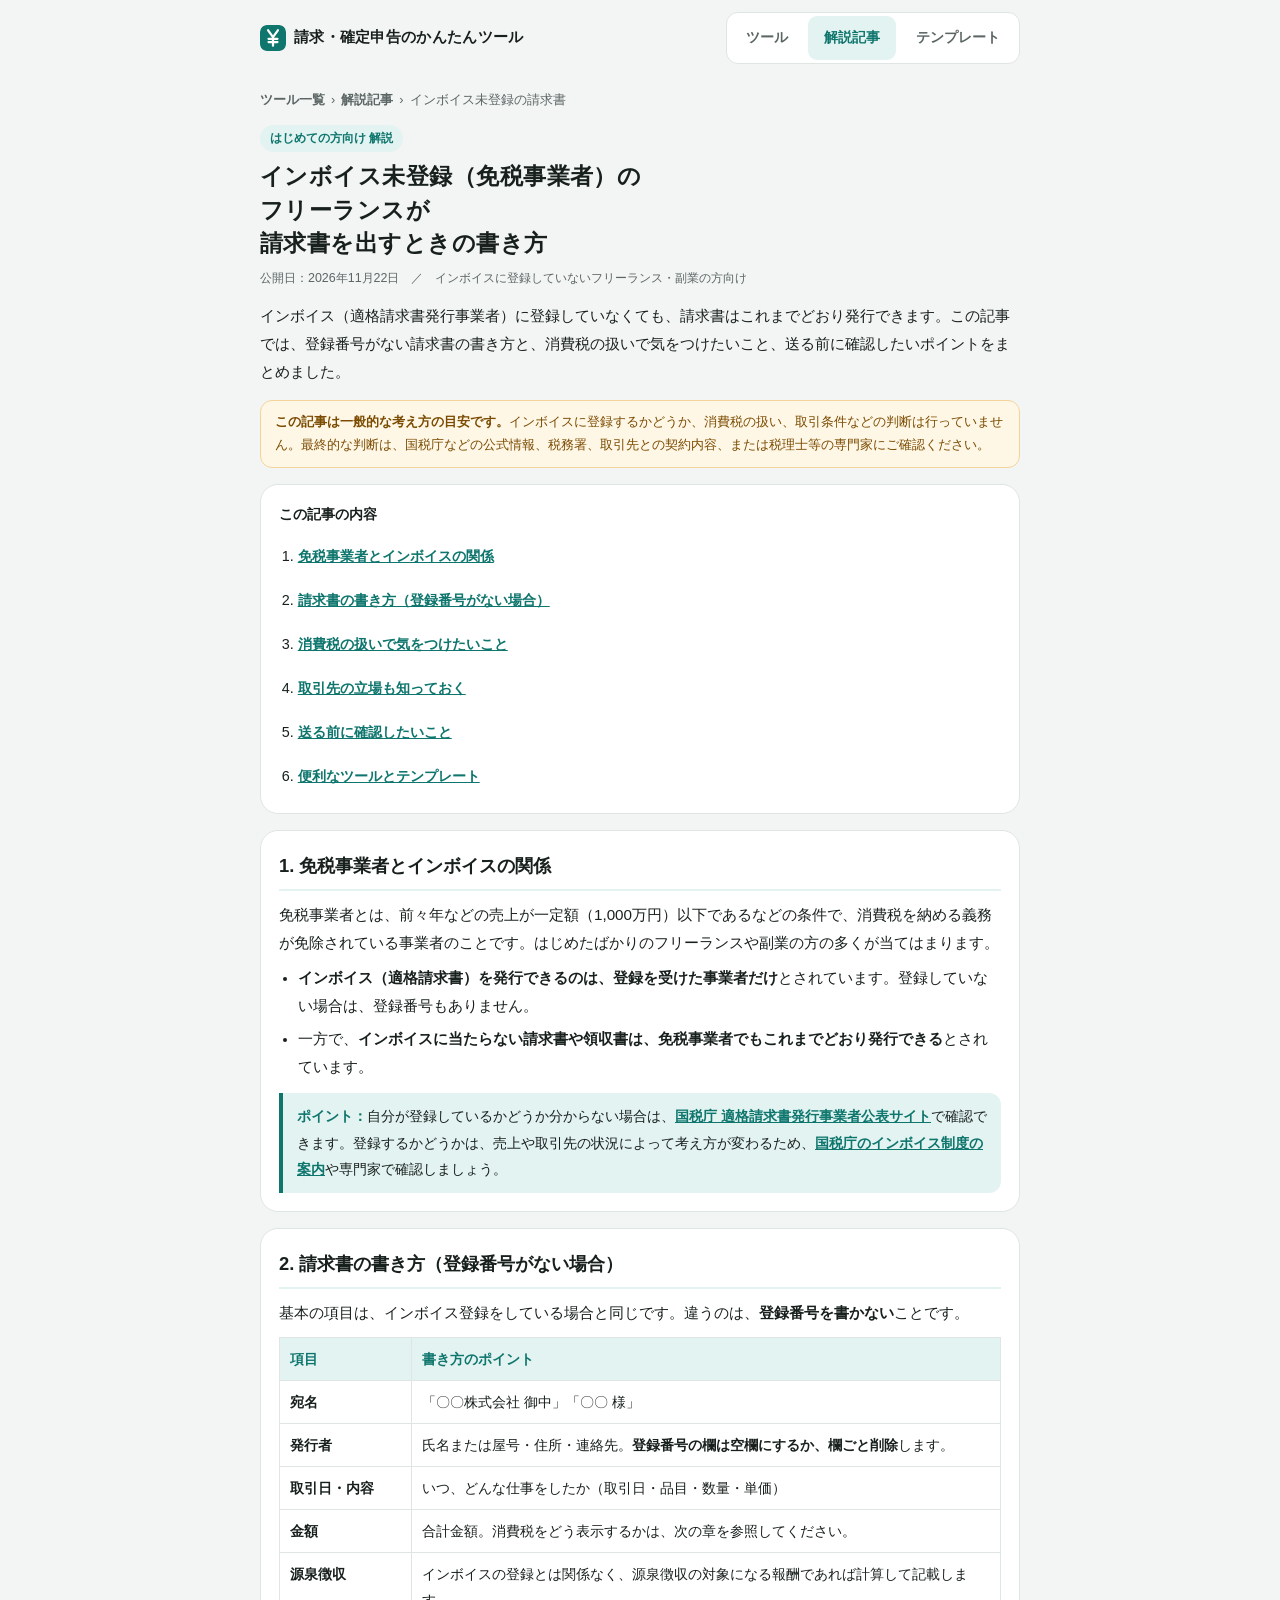
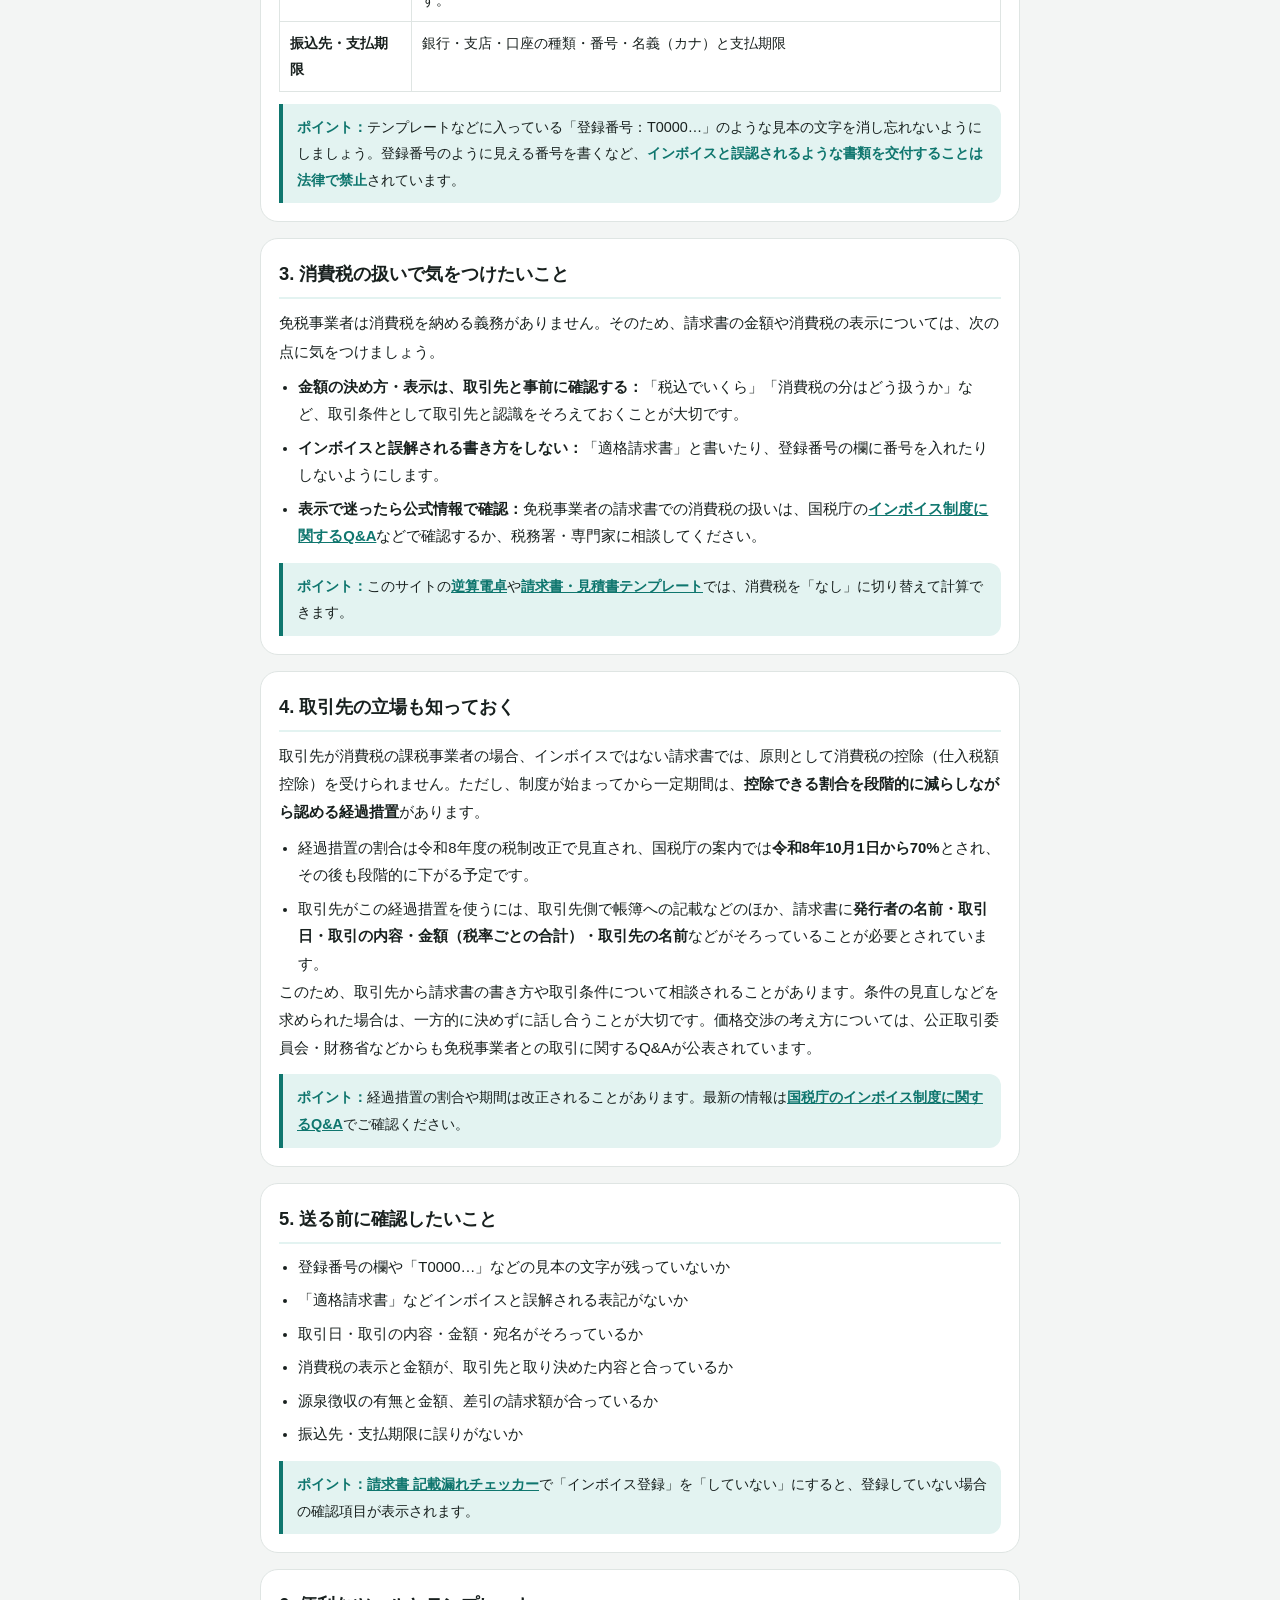
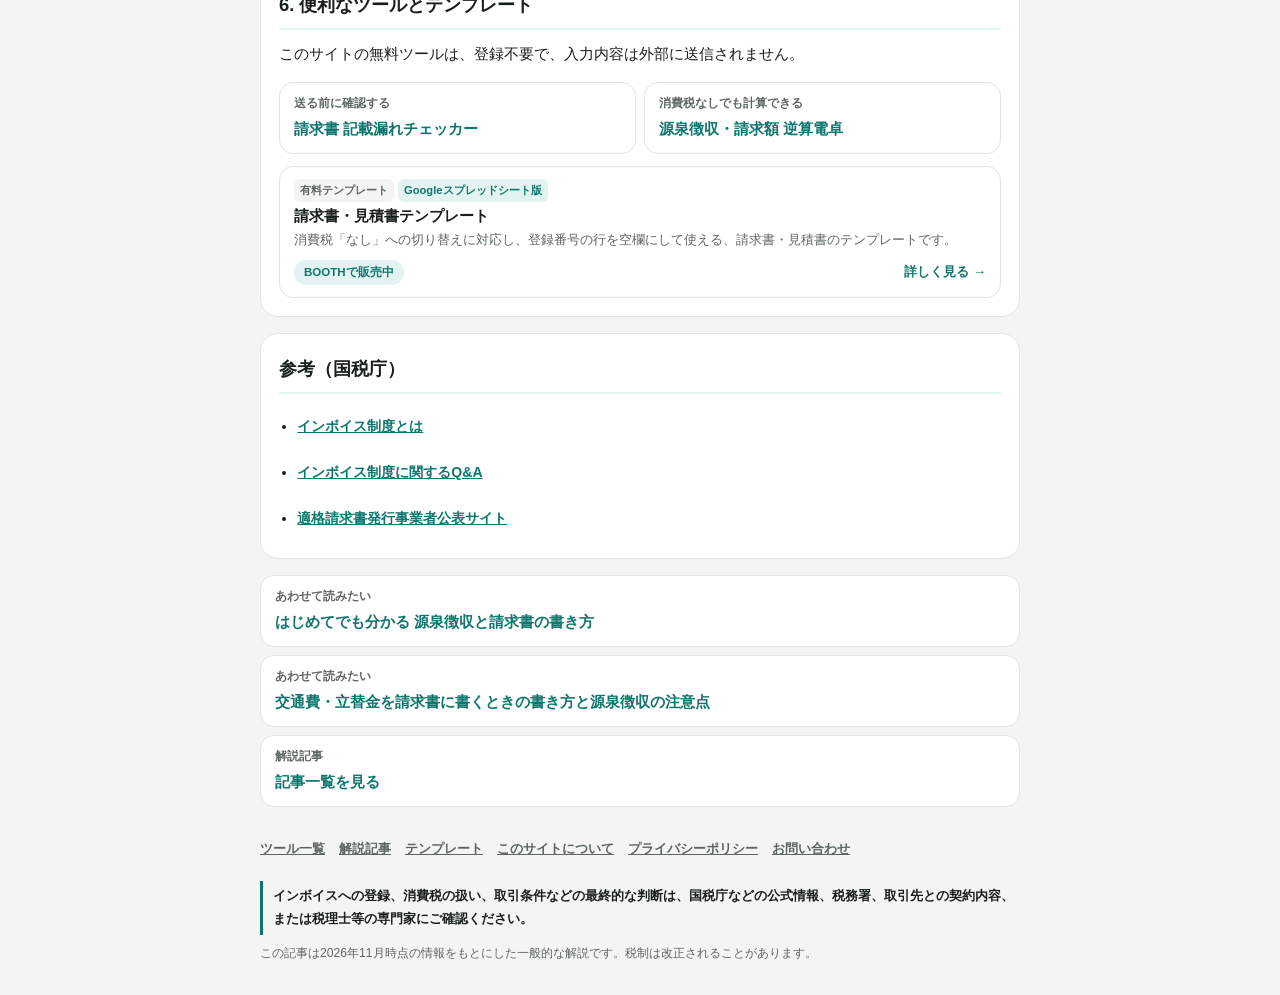
<file: guides/menzei-invoice.html>
<!DOCTYPE html>
<html lang="ja">
<head>
<meta charset="UTF-8">
<meta name="viewport" content="width=device-width, initial-scale=1, viewport-fit=cover">
<meta name="theme-color" content="#0f766e">
<meta name="description" content="インボイス（適格請求書発行事業者）に登録していない免税事業者のフリーランス向けに、登録番号がない請求書の書き方、消費税の扱いで気をつけたいこと、請求書を送る前に確認したいポイントを初心者向けに解説します。">
<title>インボイス未登録（免税事業者）のフリーランスが請求書を出すときの書き方｜請求・確定申告のかんたんツール</title>
<link rel="canonical" href="https://test-app.kaikeilab.workers.dev/guides/menzei-invoice">
<link rel="icon" href="/favicon.ico" sizes="32x32">
<link rel="icon" href="/favicon.svg" type="image/svg+xml">
<link rel="apple-touch-icon" href="/apple-touch-icon.png">
<meta property="og:type" content="article">
<meta property="og:site_name" content="請求・確定申告のかんたんツール">
<meta property="og:locale" content="ja_JP">
<meta property="og:title" content="インボイス未登録（免税事業者）のフリーランスが請求書を出すときの書き方">
<meta property="og:description" content="登録番号がない請求書の書き方、消費税の扱い、送る前の確認ポイントを、初心者向けにやさしく解説します。">
<meta property="og:url" content="https://test-app.kaikeilab.workers.dev/guides/menzei-invoice">
<meta property="og:image" content="https://test-app.kaikeilab.workers.dev/og-image.png">
<meta property="og:image:width" content="1200">
<meta property="og:image:height" content="630">
<meta name="twitter:card" content="summary_large_image">
<link rel="stylesheet" href="/site.css">
<link rel="stylesheet" href="/article.css">
<script type="application/ld+json">
{
  "@context": "https://schema.org",
  "@type": "Article",
  "headline": "インボイス未登録（免税事業者）のフリーランスが請求書を出すときの書き方",
  "datePublished": "2026-11-22",
  "dateModified": "2026-11-22",
  "inLanguage": "ja",
  "image": "https://test-app.kaikeilab.workers.dev/og-image.png",
  "author": { "@type": "Organization", "name": "kaikeilab" },
  "publisher": { "@type": "Organization", "name": "請求・確定申告のかんたんツール" },
  "mainEntityOfPage": "https://test-app.kaikeilab.workers.dev/guides/menzei-invoice"
}
</script>
</head>
<body>
<header class="site-header">
  <a class="brand" href="/tools"><img src="/favicon.svg" alt="" width="26" height="26"><span>請求・確定申告のかんたんツール</span></a>
  <nav class="site-nav" aria-label="サイト内メニュー">
    <a href="/tools">ツール</a>
    <a href="/guides" aria-current="page">解説記事</a>
    <a href="/templates">テンプレート</a>
  </nav>
</header>
<div class="page">
  <nav aria-label="パンくずリスト">
    <ol class="crumbs">
      <li><a href="/tools">ツール一覧</a></li>
      <li><a href="/guides">解説記事</a></li>
      <li><span>インボイス未登録の請求書</span></li>
    </ol>
  </nav>

  <header>
    <span class="eyebrow">はじめての方向け 解説</span>
    <h1>インボイス未登録（免税事業者）の<br>フリーランスが<br>請求書を出すときの書き方</h1>
    <p class="meta">公開日：2026年11月22日　／　インボイスに登録していないフリーランス・副業の方向け</p>
    <p class="lead">インボイス（適格請求書発行事業者）に登録していなくても、請求書はこれまでどおり発行できます。この記事では、登録番号がない請求書の書き方と、消費税の扱いで気をつけたいこと、送る前に確認したいポイントをまとめました。</p>
    <p class="notice"><b>この記事は一般的な考え方の目安です。</b>インボイスに登録するかどうか、消費税の扱い、取引条件などの判断は行っていません。最終的な判断は、国税庁などの公式情報、税務署、取引先との契約内容、または税理士等の専門家にご確認ください。</p>
  </header>

  <nav class="toc" aria-labelledby="toc-title">
    <b id="toc-title">この記事の内容</b>
    <ol>
      <li><a href="#basics">免税事業者とインボイスの関係</a></li>
      <li><a href="#write">請求書の書き方（登録番号がない場合）</a></li>
      <li><a href="#tax">消費税の扱いで気をつけたいこと</a></li>
      <li><a href="#client">取引先の立場も知っておく</a></li>
      <li><a href="#check">送る前に確認したいこと</a></li>
      <li><a href="#tools">便利なツールとテンプレート</a></li>
    </ol>
  </nav>

  <article>
    <section class="site-section" id="basics" aria-labelledby="h-basics">
      <h2 id="h-basics">1. 免税事業者とインボイスの関係</h2>
      <p>免税事業者とは、前々年などの売上が一定額（1,000万円）以下であるなどの条件で、消費税を納める義務が免除されている事業者のことです。はじめたばかりのフリーランスや副業の方の多くが当てはまります。</p>
      <ul class="list">
        <li><b>インボイス（適格請求書）を発行できるのは、登録を受けた事業者だけ</b>とされています。登録していない場合は、登録番号もありません。</li>
        <li>一方で、<b>インボイスに当たらない請求書や領収書は、免税事業者でもこれまでどおり発行できる</b>とされています。</li>
      </ul>
      <p class="point"><b>ポイント：</b>自分が登録しているかどうか分からない場合は、<a href="https://www.invoice-kohyo.nta.go.jp/" target="_blank" rel="noopener">国税庁 適格請求書発行事業者公表サイト</a>で確認できます。登録するかどうかは、売上や取引先の状況によって考え方が変わるため、<a href="https://www.nta.go.jp/taxes/shiraberu/zeimokubetsu/shohi/keigenzeiritsu/invoice_kojin_01.htm" target="_blank" rel="noopener">国税庁のインボイス制度の案内</a>や専門家で確認しましょう。</p>
    </section>

    <section class="site-section" id="write" aria-labelledby="h-write">
      <h2 id="h-write">2. 請求書の書き方（登録番号がない場合）</h2>
      <p>基本の項目は、インボイス登録をしている場合と同じです。違うのは、<b>登録番号を書かない</b>ことです。</p>
      <div class="table-wrap">
        <table class="t">
          <thead><tr><th>項目</th><th>書き方のポイント</th></tr></thead>
          <tbody>
            <tr><th>宛名</th><td>「〇〇株式会社 御中」「〇〇 様」</td></tr>
            <tr><th>発行者</th><td>氏名または屋号・住所・連絡先。<b>登録番号の欄は空欄にするか、欄ごと削除</b>します。</td></tr>
            <tr><th>取引日・内容</th><td>いつ、どんな仕事をしたか（取引日・品目・数量・単価）</td></tr>
            <tr><th>金額</th><td>合計金額。消費税をどう表示するかは、次の章を参照してください。</td></tr>
            <tr><th>源泉徴収</th><td>インボイスの登録とは関係なく、源泉徴収の対象になる報酬であれば計算して記載します。</td></tr>
            <tr><th>振込先・支払期限</th><td>銀行・支店・口座の種類・番号・名義（カナ）と支払期限</td></tr>
          </tbody>
        </table>
      </div>
      <p class="point"><b>ポイント：</b>テンプレートなどに入っている「登録番号：T0000…」のような見本の文字を消し忘れないようにしましょう。登録番号のように見える番号を書くなど、<b>インボイスと誤認されるような書類を交付することは法律で禁止</b>されています。</p>
    </section>

    <section class="site-section" id="tax" aria-labelledby="h-tax">
      <h2 id="h-tax">3. 消費税の扱いで気をつけたいこと</h2>
      <p>免税事業者は消費税を納める義務がありません。そのため、請求書の金額や消費税の表示については、次の点に気をつけましょう。</p>
      <ul class="list">
        <li><b>金額の決め方・表示は、取引先と事前に確認する：</b>「税込でいくら」「消費税の分はどう扱うか」など、取引条件として取引先と認識をそろえておくことが大切です。</li>
        <li><b>インボイスと誤解される書き方をしない：</b>「適格請求書」と書いたり、登録番号の欄に番号を入れたりしないようにします。</li>
        <li><b>表示で迷ったら公式情報で確認：</b>免税事業者の請求書での消費税の扱いは、国税庁の<a href="https://www.nta.go.jp/taxes/shiraberu/zeimokubetsu/shohi/keigenzeiritsu/qa_invoice_mokuji.htm" target="_blank" rel="noopener">インボイス制度に関するQ&amp;A</a>などで確認するか、税務署・専門家に相談してください。</li>
      </ul>
      <p class="point"><b>ポイント：</b>このサイトの<a href="/">逆算電卓</a>や<a href="/templates">請求書・見積書テンプレート</a>では、消費税を「なし」に切り替えて計算できます。</p>
    </section>

    <section class="site-section" id="client" aria-labelledby="h-client">
      <h2 id="h-client">4. 取引先の立場も知っておく</h2>
      <p>取引先が消費税の課税事業者の場合、インボイスではない請求書では、原則として消費税の控除（仕入税額控除）を受けられません。ただし、制度が始まってから一定期間は、<b>控除できる割合を段階的に減らしながら認める経過措置</b>があります。</p>
      <ul class="list">
        <li>経過措置の割合は令和8年度の税制改正で見直され、国税庁の案内では<b>令和8年10月1日から70%</b>とされ、その後も段階的に下がる予定です。</li>
        <li>取引先がこの経過措置を使うには、取引先側で帳簿への記載などのほか、請求書に<b>発行者の名前・取引日・取引の内容・金額（税率ごとの合計）・取引先の名前</b>などがそろっていることが必要とされています。</li>
      </ul>
      <p>このため、取引先から請求書の書き方や取引条件について相談されることがあります。条件の見直しなどを求められた場合は、一方的に決めずに話し合うことが大切です。価格交渉の考え方については、公正取引委員会・財務省などからも免税事業者との取引に関するQ&amp;Aが公表されています。</p>
      <p class="point"><b>ポイント：</b>経過措置の割合や期間は改正されることがあります。最新の情報は<a href="https://www.nta.go.jp/taxes/shiraberu/zeimokubetsu/shohi/keigenzeiritsu/qa_invoice_mokuji.htm" target="_blank" rel="noopener">国税庁のインボイス制度に関するQ&amp;A</a>でご確認ください。</p>
    </section>

    <section class="site-section" id="check" aria-labelledby="h-check">
      <h2 id="h-check">5. 送る前に確認したいこと</h2>
      <ul class="list">
        <li>登録番号の欄や「T0000…」などの見本の文字が残っていないか</li>
        <li>「適格請求書」などインボイスと誤解される表記がないか</li>
        <li>取引日・取引の内容・金額・宛名がそろっているか</li>
        <li>消費税の表示と金額が、取引先と取り決めた内容と合っているか</li>
        <li>源泉徴収の有無と金額、差引の請求額が合っているか</li>
        <li>振込先・支払期限に誤りがないか</li>
      </ul>
      <p class="point"><b>ポイント：</b><a href="/invoice-check">請求書 記載漏れチェッカー</a>で「インボイス登録」を「していない」にすると、登録していない場合の確認項目が表示されます。</p>
    </section>

    <section class="site-section" id="tools" aria-labelledby="h-tools">
      <h2 id="h-tools">6. 便利なツールとテンプレート</h2>
      <p>このサイトの無料ツールは、登録不要で、入力内容は外部に送信されません。</p>
      <div class="cta">
        <a href="/invoice-check"><small>送る前に確認する</small><b>請求書 記載漏れチェッカー</b></a>
        <a href="/"><small>消費税なしでも計算できる</small><b>源泉徴収・請求額 逆算電卓</b></a>
      </div>
      <aside class="promo-box" data-product="p1" data-lead="消費税「なし」への切り替えに対応し、登録番号の行を空欄にして使える、請求書・見積書のテンプレートです。"></aside>
    </section>

    <section class="site-section" aria-labelledby="h-refs">
      <h2 id="h-refs">参考（国税庁）</h2>
      <ul class="refs">
        <li><a href="https://www.nta.go.jp/taxes/shiraberu/zeimokubetsu/shohi/keigenzeiritsu/invoice_kojin_01.htm" target="_blank" rel="noopener">インボイス制度とは</a></li>
        <li><a href="https://www.nta.go.jp/taxes/shiraberu/zeimokubetsu/shohi/keigenzeiritsu/qa_invoice_mokuji.htm" target="_blank" rel="noopener">インボイス制度に関するQ&amp;A</a></li>
        <li><a href="https://www.invoice-kohyo.nta.go.jp/" target="_blank" rel="noopener">適格請求書発行事業者公表サイト</a></li>
      </ul>
    </section>

    <nav class="next" aria-label="ほかの記事">
      <a href="/guides/gensen-invoice"><small>あわせて読みたい</small><b>はじめてでも分かる 源泉徴収と請求書の書き方</b></a>
      <a href="/guides/tatekae-kotsuhi"><small>あわせて読みたい</small><b>交通費・立替金を請求書に書くときの書き方と源泉徴収の注意点</b></a>
      <a href="/guides"><small>解説記事</small><b>記事一覧を見る</b></a>
    </nav>
  </article>

  <footer>
    <ul class="site-links">
      <li><a href="/tools">ツール一覧</a></li>
      <li><a href="/guides">解説記事</a></li>
      <li><a href="/templates">テンプレート</a></li>
      <li><a href="/about">このサイトについて</a></li>
      <li><a href="/about#privacy">プライバシーポリシー</a></li>
      <li><a href="/about#contact">お問い合わせ</a></li>
    </ul>
    <p class="must">インボイスへの登録、消費税の扱い、取引条件などの最終的な判断は、国税庁などの公式情報、税務署、取引先との契約内容、または税理士等の専門家にご確認ください。</p>
    <p>この記事は2026年11月時点の情報をもとにした一般的な解説です。税制は改正されることがあります。</p>
  </footer>
</div>
<script src="/site.js" defer></script>
</body>
</html>
</file>
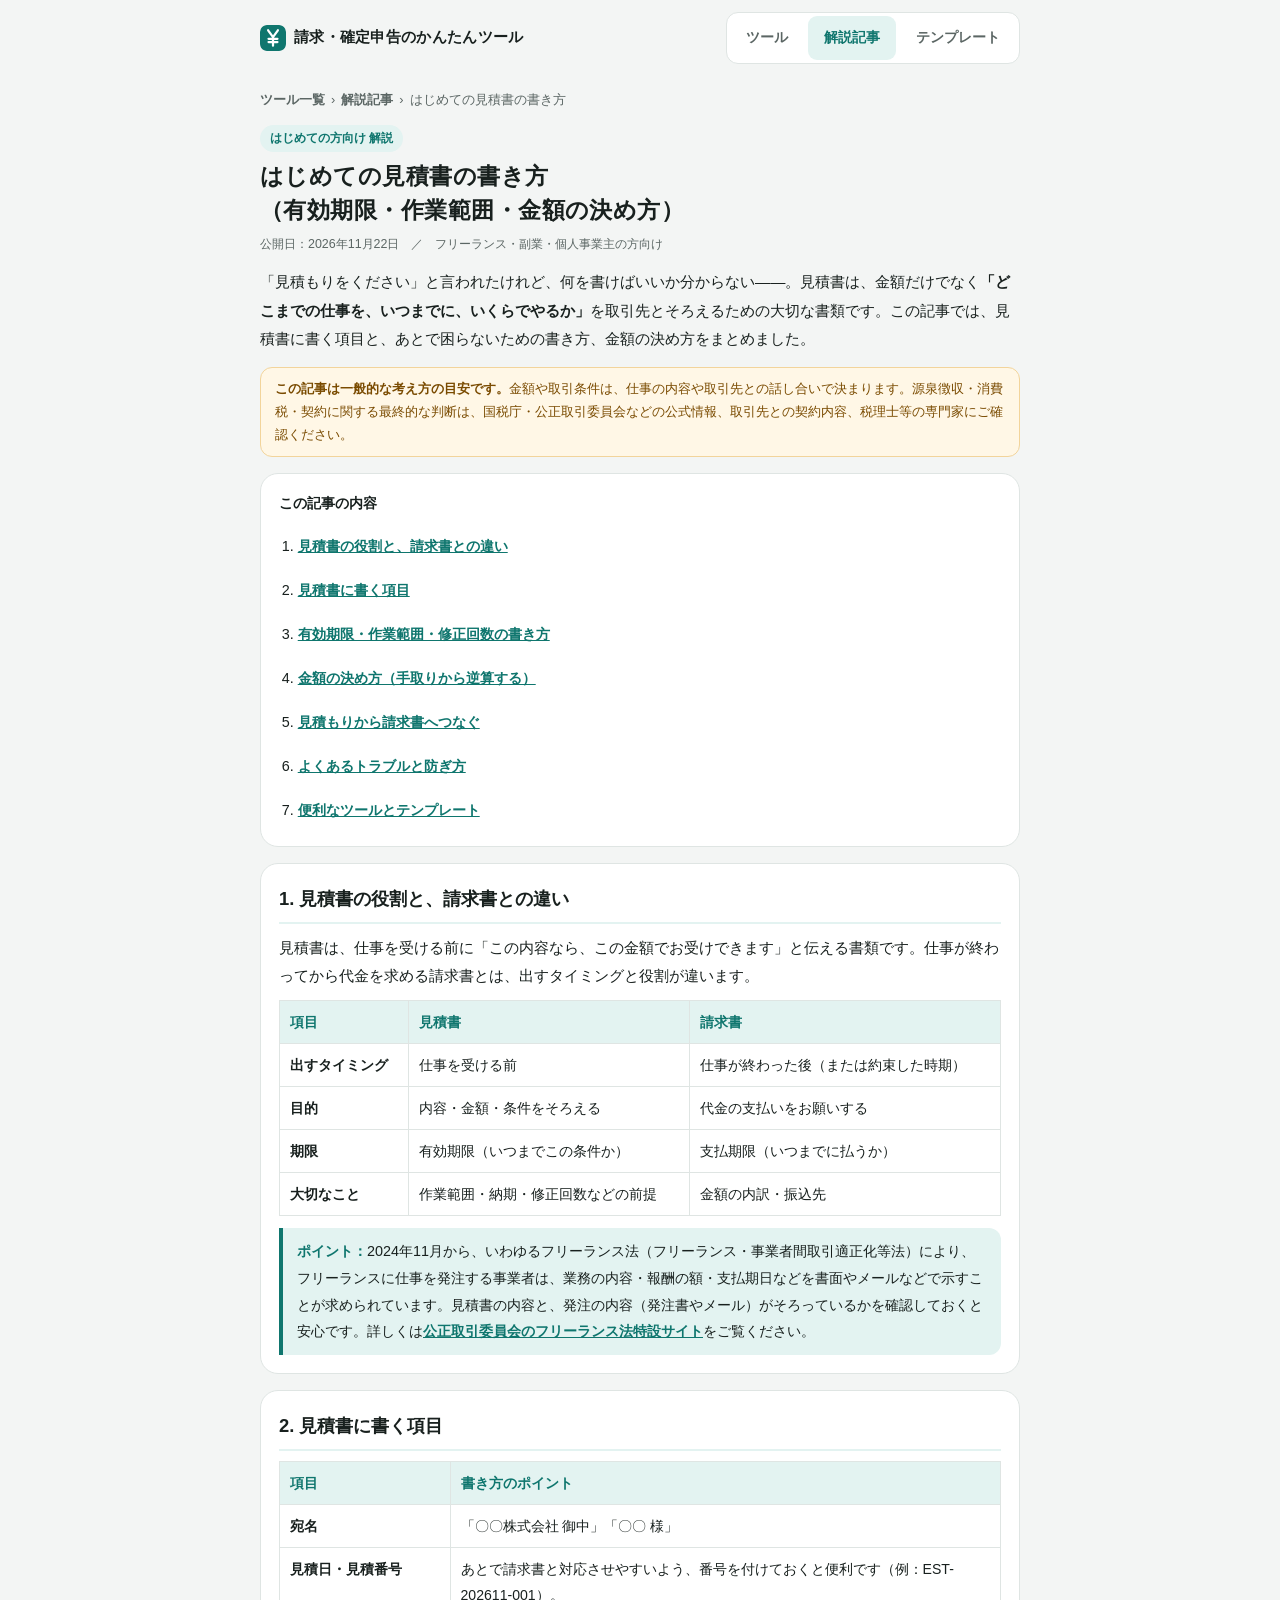
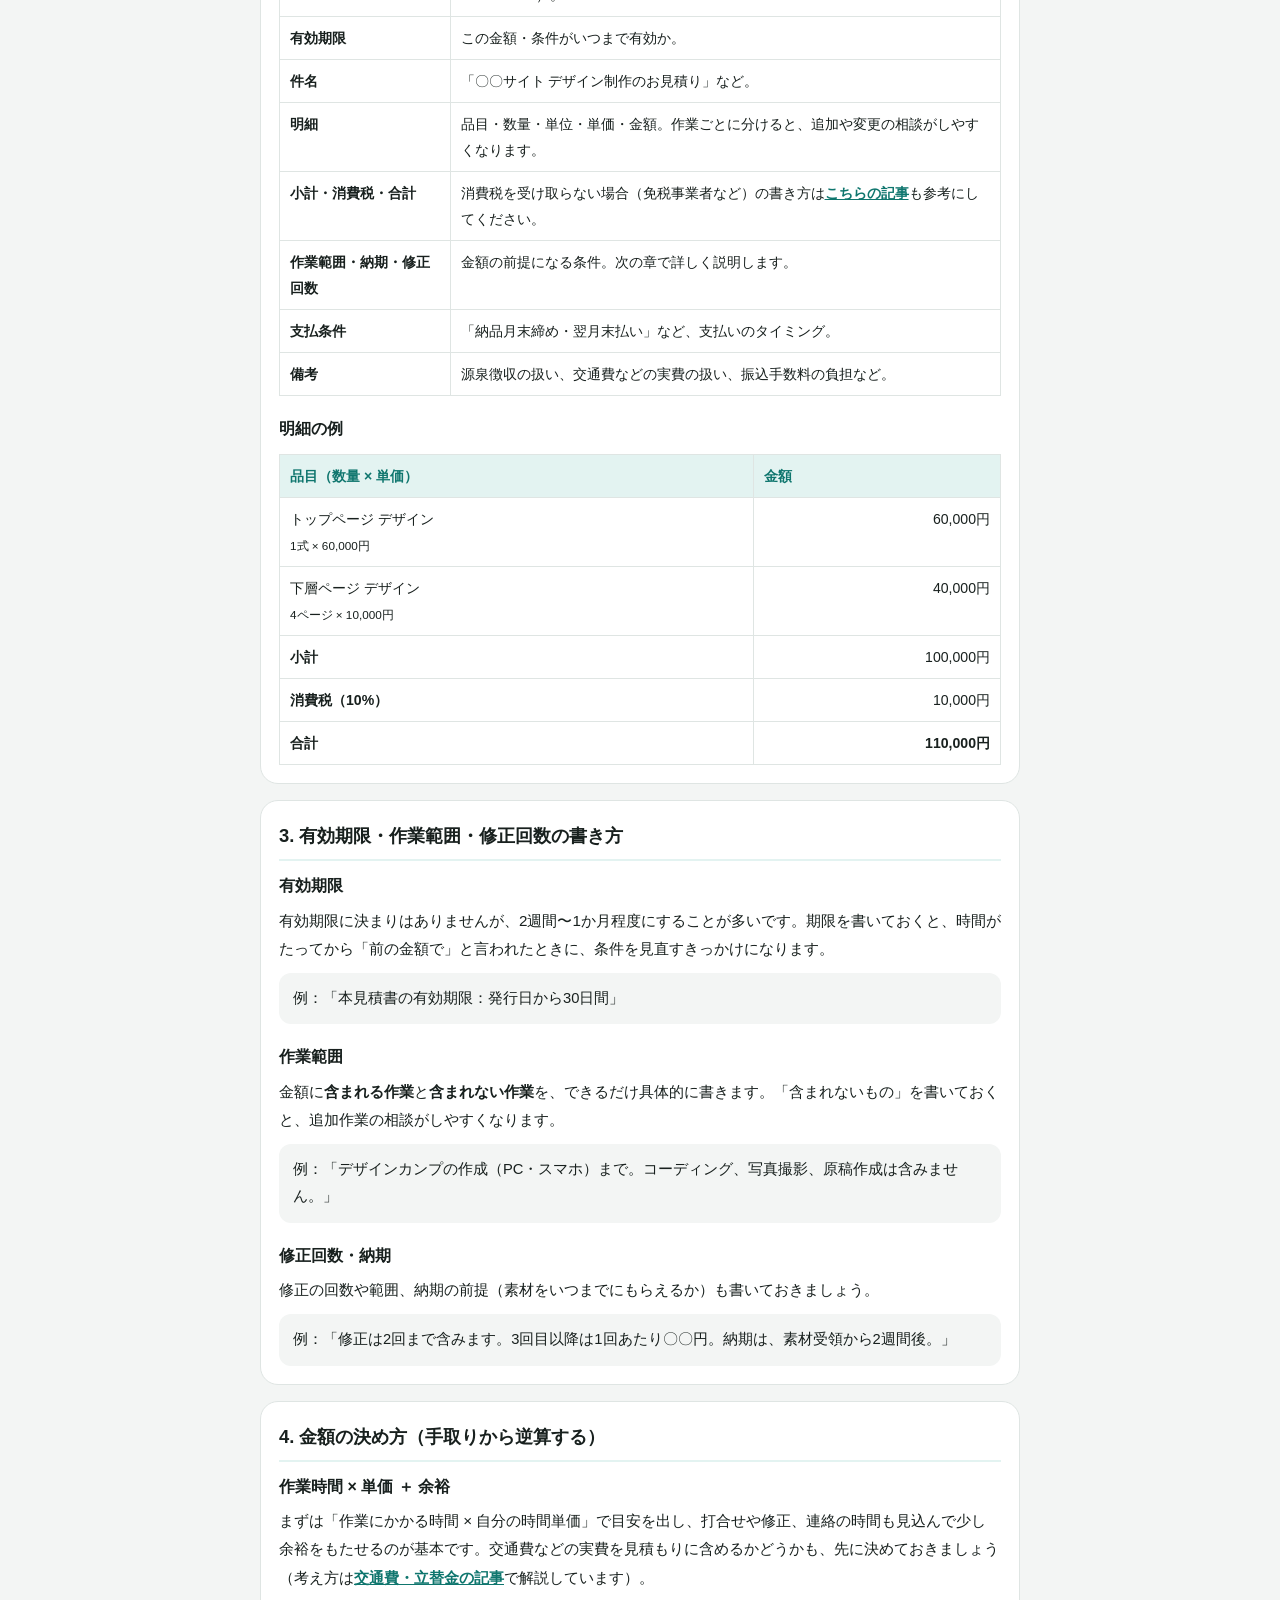
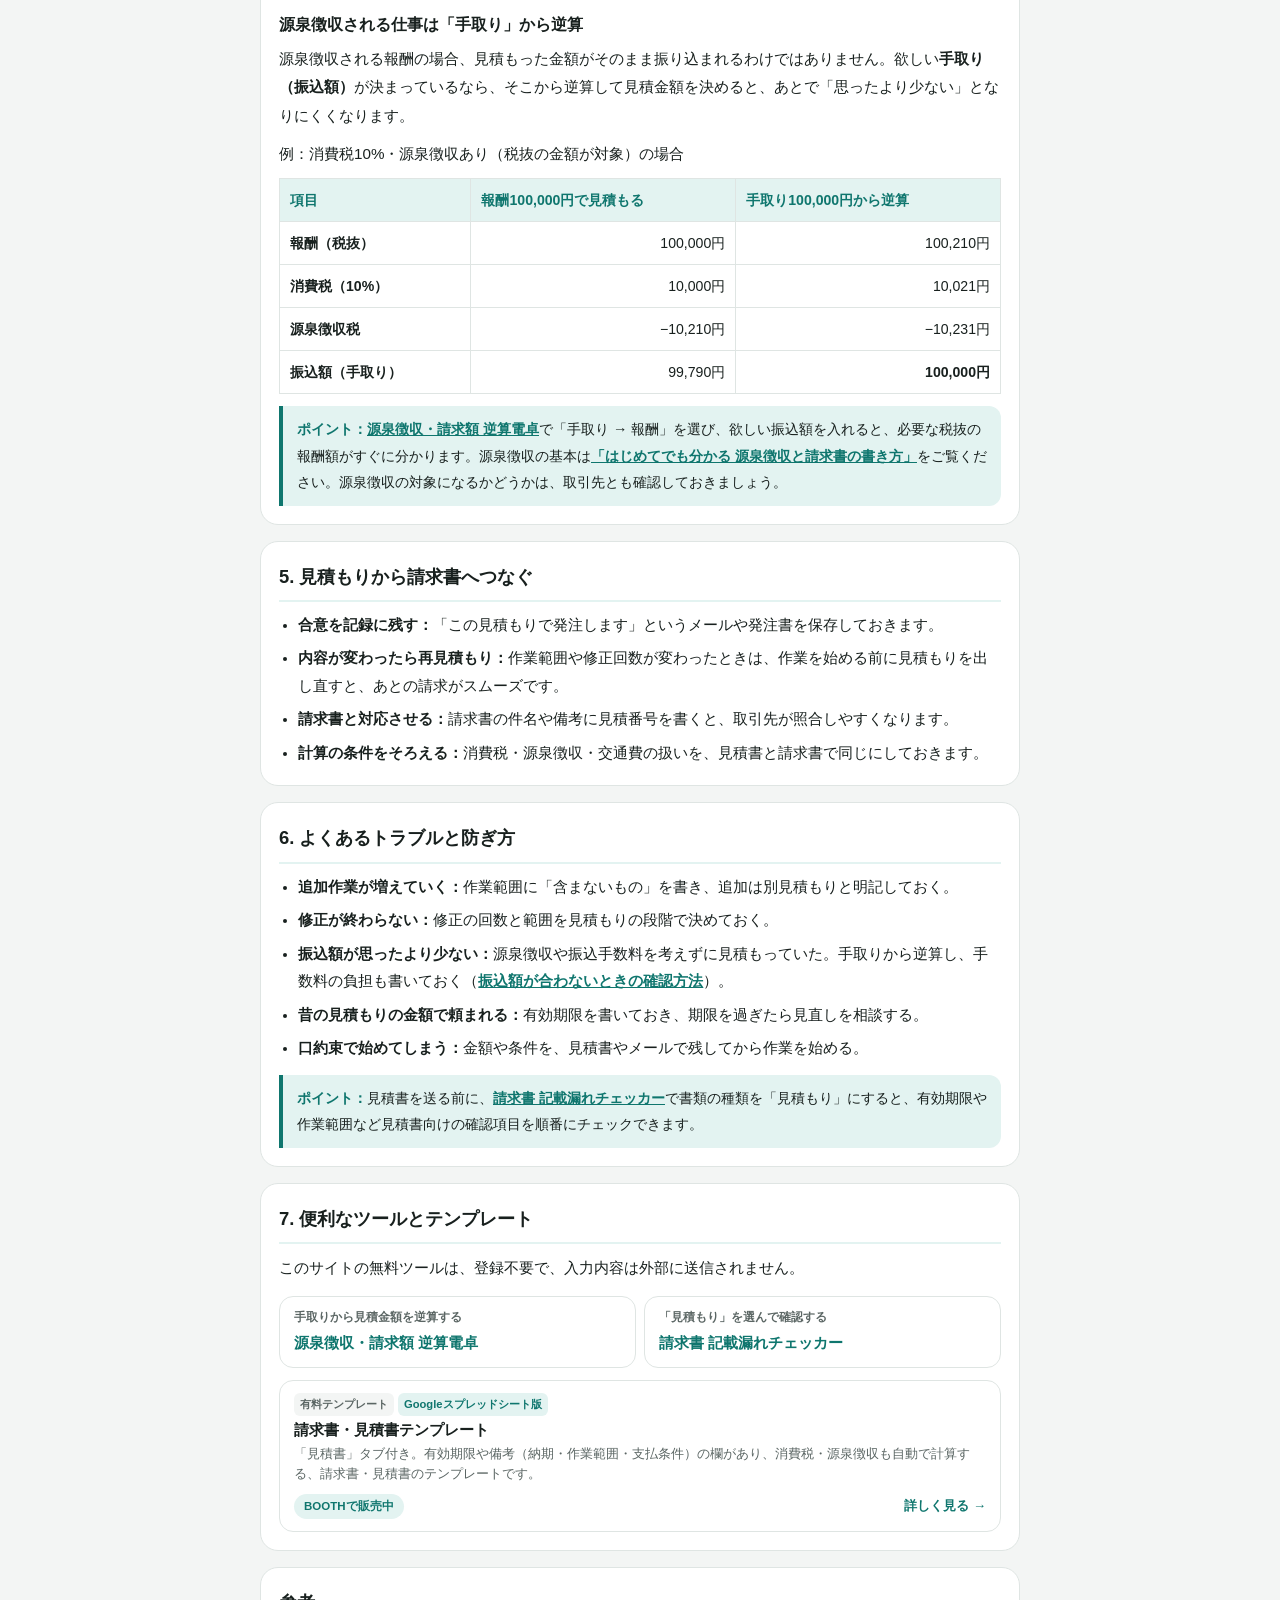
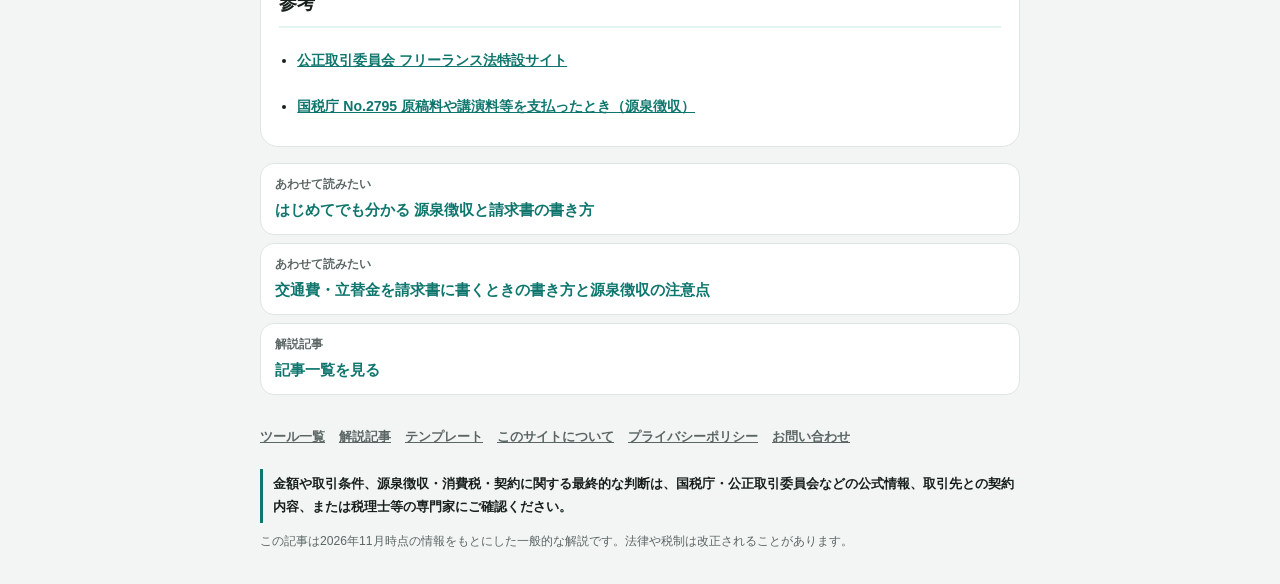
<file: guides/mitsumori.html>
<!DOCTYPE html>
<html lang="ja">
<head>
<meta charset="UTF-8">
<meta name="viewport" content="width=device-width, initial-scale=1, viewport-fit=cover">
<meta name="theme-color" content="#0f766e">
<meta name="description" content="フリーランス・副業の初心者向けに、見積書の書き方をやさしく解説。書く項目、有効期限・作業範囲・修正回数の書き方、欲しい手取りから見積金額を逆算する方法、見積もりから請求書へのつなぎ方をまとめました。">
<title>はじめての見積書の書き方（有効期限・作業範囲・金額の決め方）｜請求・確定申告のかんたんツール</title>
<link rel="canonical" href="https://test-app.kaikeilab.workers.dev/guides/mitsumori">
<link rel="icon" href="/favicon.ico" sizes="32x32">
<link rel="icon" href="/favicon.svg" type="image/svg+xml">
<link rel="apple-touch-icon" href="/apple-touch-icon.png">
<meta property="og:type" content="article">
<meta property="og:site_name" content="請求・確定申告のかんたんツール">
<meta property="og:locale" content="ja_JP">
<meta property="og:title" content="はじめての見積書の書き方（有効期限・作業範囲・金額の決め方）">
<meta property="og:description" content="見積書に書く項目、有効期限・作業範囲・修正回数の書き方、手取りから見積金額を逆算する方法を、初心者向けにやさしく解説します。">
<meta property="og:url" content="https://test-app.kaikeilab.workers.dev/guides/mitsumori">
<meta property="og:image" content="https://test-app.kaikeilab.workers.dev/og-image.png">
<meta property="og:image:width" content="1200">
<meta property="og:image:height" content="630">
<meta name="twitter:card" content="summary_large_image">
<link rel="stylesheet" href="/site.css">
<link rel="stylesheet" href="/article.css">
<script type="application/ld+json">
{
  "@context": "https://schema.org",
  "@type": "Article",
  "headline": "はじめての見積書の書き方（有効期限・作業範囲・金額の決め方）",
  "datePublished": "2026-11-22",
  "dateModified": "2026-11-22",
  "inLanguage": "ja",
  "image": "https://test-app.kaikeilab.workers.dev/og-image.png",
  "author": { "@type": "Organization", "name": "kaikeilab" },
  "publisher": { "@type": "Organization", "name": "請求・確定申告のかんたんツール" },
  "mainEntityOfPage": "https://test-app.kaikeilab.workers.dev/guides/mitsumori"
}
</script>
</head>
<body>
<header class="site-header">
  <a class="brand" href="/tools"><img src="/favicon.svg" alt="" width="26" height="26"><span>請求・確定申告のかんたんツール</span></a>
  <nav class="site-nav" aria-label="サイト内メニュー">
    <a href="/tools">ツール</a>
    <a href="/guides" aria-current="page">解説記事</a>
    <a href="/templates">テンプレート</a>
  </nav>
</header>
<div class="page">
  <nav aria-label="パンくずリスト">
    <ol class="crumbs">
      <li><a href="/tools">ツール一覧</a></li>
      <li><a href="/guides">解説記事</a></li>
      <li><span>はじめての見積書の書き方</span></li>
    </ol>
  </nav>

  <header>
    <span class="eyebrow">はじめての方向け 解説</span>
    <h1>はじめての見積書の書き方<br>（有効期限・作業範囲・金額の決め方）</h1>
    <p class="meta">公開日：2026年11月22日　／　フリーランス・副業・個人事業主の方向け</p>
    <p class="lead">「見積もりをください」と言われたけれど、何を書けばいいか分からない――。見積書は、金額だけでなく<b>「どこまでの仕事を、いつまでに、いくらでやるか」</b>を取引先とそろえるための大切な書類です。この記事では、見積書に書く項目と、あとで困らないための書き方、金額の決め方をまとめました。</p>
    <p class="notice"><b>この記事は一般的な考え方の目安です。</b>金額や取引条件は、仕事の内容や取引先との話し合いで決まります。源泉徴収・消費税・契約に関する最終的な判断は、国税庁・公正取引委員会などの公式情報、取引先との契約内容、税理士等の専門家にご確認ください。</p>
  </header>

  <nav class="toc" aria-labelledby="toc-title">
    <b id="toc-title">この記事の内容</b>
    <ol>
      <li><a href="#role">見積書の役割と、請求書との違い</a></li>
      <li><a href="#items">見積書に書く項目</a></li>
      <li><a href="#terms">有効期限・作業範囲・修正回数の書き方</a></li>
      <li><a href="#price">金額の決め方（手取りから逆算する）</a></li>
      <li><a href="#invoice">見積もりから請求書へつなぐ</a></li>
      <li><a href="#trouble">よくあるトラブルと防ぎ方</a></li>
      <li><a href="#tools">便利なツールとテンプレート</a></li>
    </ol>
  </nav>

  <article>
    <section class="site-section" id="role" aria-labelledby="h-role">
      <h2 id="h-role">1. 見積書の役割と、請求書との違い</h2>
      <p>見積書は、仕事を受ける前に「この内容なら、この金額でお受けできます」と伝える書類です。仕事が終わってから代金を求める請求書とは、出すタイミングと役割が違います。</p>
      <div class="table-wrap">
        <table class="t">
          <thead><tr><th>項目</th><th>見積書</th><th>請求書</th></tr></thead>
          <tbody>
            <tr><th>出すタイミング</th><td>仕事を受ける前</td><td>仕事が終わった後（または約束した時期）</td></tr>
            <tr><th>目的</th><td>内容・金額・条件をそろえる</td><td>代金の支払いをお願いする</td></tr>
            <tr><th>期限</th><td>有効期限（いつまでこの条件か）</td><td>支払期限（いつまでに払うか）</td></tr>
            <tr><th>大切なこと</th><td>作業範囲・納期・修正回数などの前提</td><td>金額の内訳・振込先</td></tr>
          </tbody>
        </table>
      </div>
      <p class="point"><b>ポイント：</b>2024年11月から、いわゆるフリーランス法（フリーランス・事業者間取引適正化等法）により、フリーランスに仕事を発注する事業者は、業務の内容・報酬の額・支払期日などを書面やメールなどで示すことが求められています。見積書の内容と、発注の内容（発注書やメール）がそろっているかを確認しておくと安心です。詳しくは<a href="https://www.jftc.go.jp/freelancelaw_2026/" target="_blank" rel="noopener">公正取引委員会のフリーランス法特設サイト</a>をご覧ください。</p>
    </section>

    <section class="site-section" id="items" aria-labelledby="h-items">
      <h2 id="h-items">2. 見積書に書く項目</h2>
      <div class="table-wrap">
        <table class="t">
          <thead><tr><th>項目</th><th>書き方のポイント</th></tr></thead>
          <tbody>
            <tr><th>宛名</th><td>「〇〇株式会社 御中」「〇〇 様」</td></tr>
            <tr><th>見積日・見積番号</th><td>あとで請求書と対応させやすいよう、番号を付けておくと便利です（例：EST-202611-001）。</td></tr>
            <tr><th>有効期限</th><td>この金額・条件がいつまで有効か。</td></tr>
            <tr><th>件名</th><td>「〇〇サイト デザイン制作のお見積り」など。</td></tr>
            <tr><th>明細</th><td>品目・数量・単位・単価・金額。作業ごとに分けると、追加や変更の相談がしやすくなります。</td></tr>
            <tr><th>小計・消費税・合計</th><td>消費税を受け取らない場合（免税事業者など）の書き方は<a href="/guides/menzei-invoice">こちらの記事</a>も参考にしてください。</td></tr>
            <tr><th>作業範囲・納期・修正回数</th><td>金額の前提になる条件。次の章で詳しく説明します。</td></tr>
            <tr><th>支払条件</th><td>「納品月末締め・翌月末払い」など、支払いのタイミング。</td></tr>
            <tr><th>備考</th><td>源泉徴収の扱い、交通費などの実費の扱い、振込手数料の負担など。</td></tr>
          </tbody>
        </table>
      </div>
      <h3>明細の例</h3>
      <div class="table-wrap">
        <table class="t">
          <thead><tr><th>品目（数量 × 単価）</th><th>金額</th></tr></thead>
          <tbody>
            <tr><td>トップページ デザイン<br><small>1式 × 60,000円</small></td><td class="num">60,000円</td></tr>
            <tr><td>下層ページ デザイン<br><small>4ページ × 10,000円</small></td><td class="num">40,000円</td></tr>
            <tr><th>小計</th><td class="num">100,000円</td></tr>
            <tr><th>消費税（10%）</th><td class="num">10,000円</td></tr>
            <tr><th>合計</th><td class="num"><b>110,000円</b></td></tr>
          </tbody>
        </table>
      </div>
    </section>

    <section class="site-section" id="terms" aria-labelledby="h-terms">
      <h2 id="h-terms">3. 有効期限・作業範囲・修正回数の書き方</h2>
      <h3>有効期限</h3>
      <p>有効期限に決まりはありませんが、2週間〜1か月程度にすることが多いです。期限を書いておくと、時間がたってから「前の金額で」と言われたときに、条件を見直すきっかけになります。</p>
      <p class="formula">例：「本見積書の有効期限：発行日から30日間」</p>
      <h3>作業範囲</h3>
      <p>金額に<b>含まれる作業</b>と<b>含まれない作業</b>を、できるだけ具体的に書きます。「含まれないもの」を書いておくと、追加作業の相談がしやすくなります。</p>
      <p class="formula">例：「デザインカンプの作成（PC・スマホ）まで。コーディング、写真撮影、原稿作成は含みません。」</p>
      <h3>修正回数・納期</h3>
      <p>修正の回数や範囲、納期の前提（素材をいつまでにもらえるか）も書いておきましょう。</p>
      <p class="formula">例：「修正は2回まで含みます。3回目以降は1回あたり〇〇円。納期は、素材受領から2週間後。」</p>
    </section>

    <section class="site-section" id="price" aria-labelledby="h-price">
      <h2 id="h-price">4. 金額の決め方（手取りから逆算する）</h2>
      <h3>作業時間 × 単価 ＋ 余裕</h3>
      <p>まずは「作業にかかる時間 × 自分の時間単価」で目安を出し、打合せや修正、連絡の時間も見込んで少し余裕をもたせるのが基本です。交通費などの実費を見積もりに含めるかどうかも、先に決めておきましょう（考え方は<a href="/guides/tatekae-kotsuhi">交通費・立替金の記事</a>で解説しています）。</p>
      <h3>源泉徴収される仕事は「手取り」から逆算</h3>
      <p>源泉徴収される報酬の場合、見積もった金額がそのまま振り込まれるわけではありません。欲しい<b>手取り（振込額）</b>が決まっているなら、そこから逆算して見積金額を決めると、あとで「思ったより少ない」となりにくくなります。</p>
      <p>例：消費税10%・源泉徴収あり（税抜の金額が対象）の場合</p>
      <div class="table-wrap">
        <table class="t">
          <thead><tr><th>項目</th><th>報酬100,000円で見積もる</th><th>手取り100,000円から逆算</th></tr></thead>
          <tbody>
            <tr><th>報酬（税抜）</th><td class="num">100,000円</td><td class="num">100,210円</td></tr>
            <tr><th>消費税（10%）</th><td class="num">10,000円</td><td class="num">10,021円</td></tr>
            <tr><th>源泉徴収税</th><td class="num">−10,210円</td><td class="num">−10,231円</td></tr>
            <tr><th>振込額（手取り）</th><td class="num">99,790円</td><td class="num"><b>100,000円</b></td></tr>
          </tbody>
        </table>
      </div>
      <p class="point"><b>ポイント：</b><a href="/">源泉徴収・請求額 逆算電卓</a>で「手取り → 報酬」を選び、欲しい振込額を入れると、必要な税抜の報酬額がすぐに分かります。源泉徴収の基本は<a href="/guides/gensen-invoice">「はじめてでも分かる 源泉徴収と請求書の書き方」</a>をご覧ください。源泉徴収の対象になるかどうかは、取引先とも確認しておきましょう。</p>
    </section>

    <section class="site-section" id="invoice" aria-labelledby="h-invoice">
      <h2 id="h-invoice">5. 見積もりから請求書へつなぐ</h2>
      <ul class="list">
        <li><b>合意を記録に残す：</b>「この見積もりで発注します」というメールや発注書を保存しておきます。</li>
        <li><b>内容が変わったら再見積もり：</b>作業範囲や修正回数が変わったときは、作業を始める前に見積もりを出し直すと、あとの請求がスムーズです。</li>
        <li><b>請求書と対応させる：</b>請求書の件名や備考に見積番号を書くと、取引先が照合しやすくなります。</li>
        <li><b>計算の条件をそろえる：</b>消費税・源泉徴収・交通費の扱いを、見積書と請求書で同じにしておきます。</li>
      </ul>
    </section>

    <section class="site-section" id="trouble" aria-labelledby="h-trouble">
      <h2 id="h-trouble">6. よくあるトラブルと防ぎ方</h2>
      <ul class="list">
        <li><b>追加作業が増えていく：</b>作業範囲に「含まないもの」を書き、追加は別見積もりと明記しておく。</li>
        <li><b>修正が終わらない：</b>修正の回数と範囲を見積もりの段階で決めておく。</li>
        <li><b>振込額が思ったより少ない：</b>源泉徴収や振込手数料を考えずに見積もっていた。手取りから逆算し、手数料の負担も書いておく（<a href="/guides/nyukin-check">振込額が合わないときの確認方法</a>）。</li>
        <li><b>昔の見積もりの金額で頼まれる：</b>有効期限を書いておき、期限を過ぎたら見直しを相談する。</li>
        <li><b>口約束で始めてしまう：</b>金額や条件を、見積書やメールで残してから作業を始める。</li>
      </ul>
      <p class="point"><b>ポイント：</b>見積書を送る前に、<a href="/invoice-check">請求書 記載漏れチェッカー</a>で書類の種類を「見積もり」にすると、有効期限や作業範囲など見積書向けの確認項目を順番にチェックできます。</p>
    </section>

    <section class="site-section" id="tools" aria-labelledby="h-tools">
      <h2 id="h-tools">7. 便利なツールとテンプレート</h2>
      <p>このサイトの無料ツールは、登録不要で、入力内容は外部に送信されません。</p>
      <div class="cta">
        <a href="/"><small>手取りから見積金額を逆算する</small><b>源泉徴収・請求額 逆算電卓</b></a>
        <a href="/invoice-check"><small>「見積もり」を選んで確認する</small><b>請求書 記載漏れチェッカー</b></a>
      </div>
      <aside class="promo-box" data-product="p1" data-lead="「見積書」タブ付き。有効期限や備考（納期・作業範囲・支払条件）の欄があり、消費税・源泉徴収も自動で計算する、請求書・見積書のテンプレートです。"></aside>
    </section>

    <section class="site-section" aria-labelledby="h-refs">
      <h2 id="h-refs">参考</h2>
      <ul class="refs">
        <li><a href="https://www.jftc.go.jp/freelancelaw_2026/" target="_blank" rel="noopener">公正取引委員会 フリーランス法特設サイト</a></li>
        <li><a href="https://www.nta.go.jp/taxes/shiraberu/taxanswer/gensen/2795.htm" target="_blank" rel="noopener">国税庁 No.2795 原稿料や講演料等を支払ったとき（源泉徴収）</a></li>
      </ul>
    </section>

    <nav class="next" aria-label="ほかの記事">
      <a href="/guides/gensen-invoice"><small>あわせて読みたい</small><b>はじめてでも分かる 源泉徴収と請求書の書き方</b></a>
      <a href="/guides/tatekae-kotsuhi"><small>あわせて読みたい</small><b>交通費・立替金を請求書に書くときの書き方と源泉徴収の注意点</b></a>
      <a href="/guides"><small>解説記事</small><b>記事一覧を見る</b></a>
    </nav>
  </article>

  <footer>
    <ul class="site-links">
      <li><a href="/tools">ツール一覧</a></li>
      <li><a href="/guides">解説記事</a></li>
      <li><a href="/templates">テンプレート</a></li>
      <li><a href="/about">このサイトについて</a></li>
      <li><a href="/about#privacy">プライバシーポリシー</a></li>
      <li><a href="/about#contact">お問い合わせ</a></li>
    </ul>
    <p class="must">金額や取引条件、源泉徴収・消費税・契約に関する最終的な判断は、国税庁・公正取引委員会などの公式情報、取引先との契約内容、または税理士等の専門家にご確認ください。</p>
    <p>この記事は2026年11月時点の情報をもとにした一般的な解説です。法律や税制は改正されることがあります。</p>
  </footer>
</div>
<script src="/site.js" defer></script>
</body>
</html>
</file>
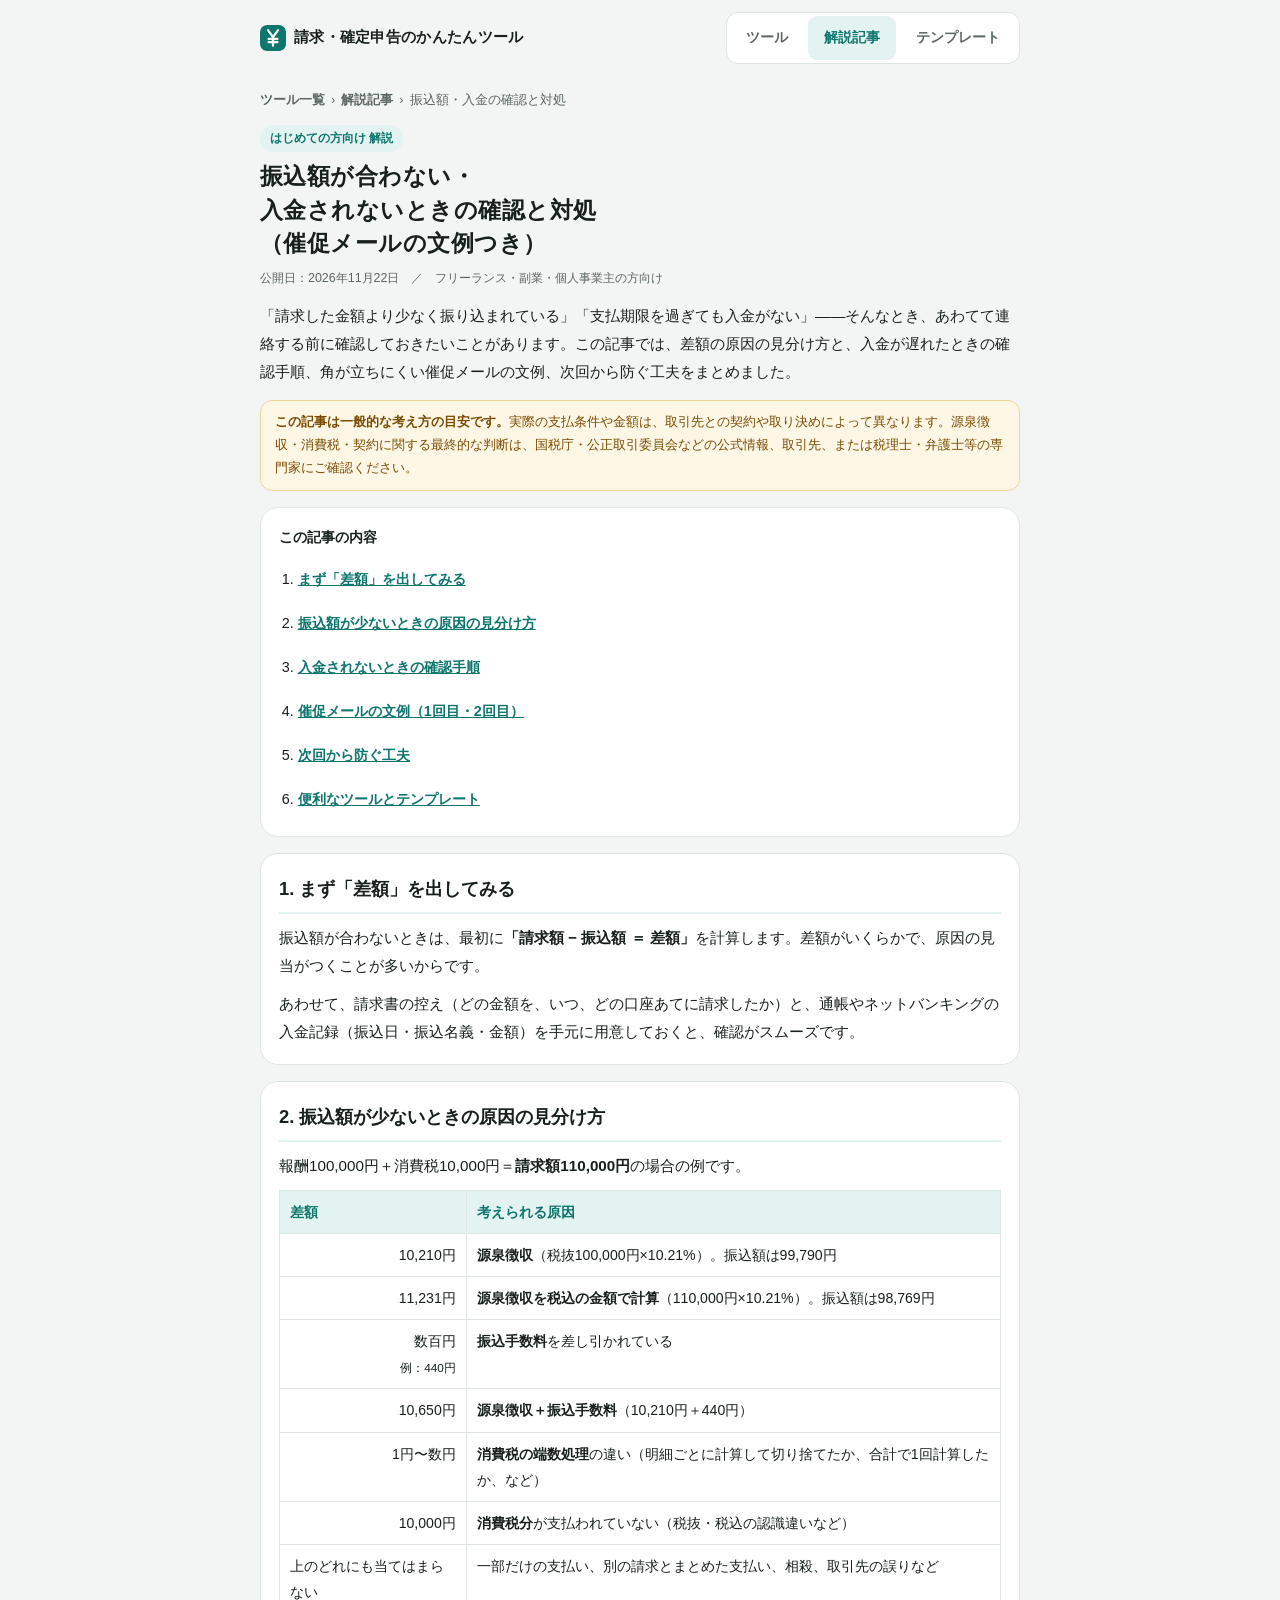
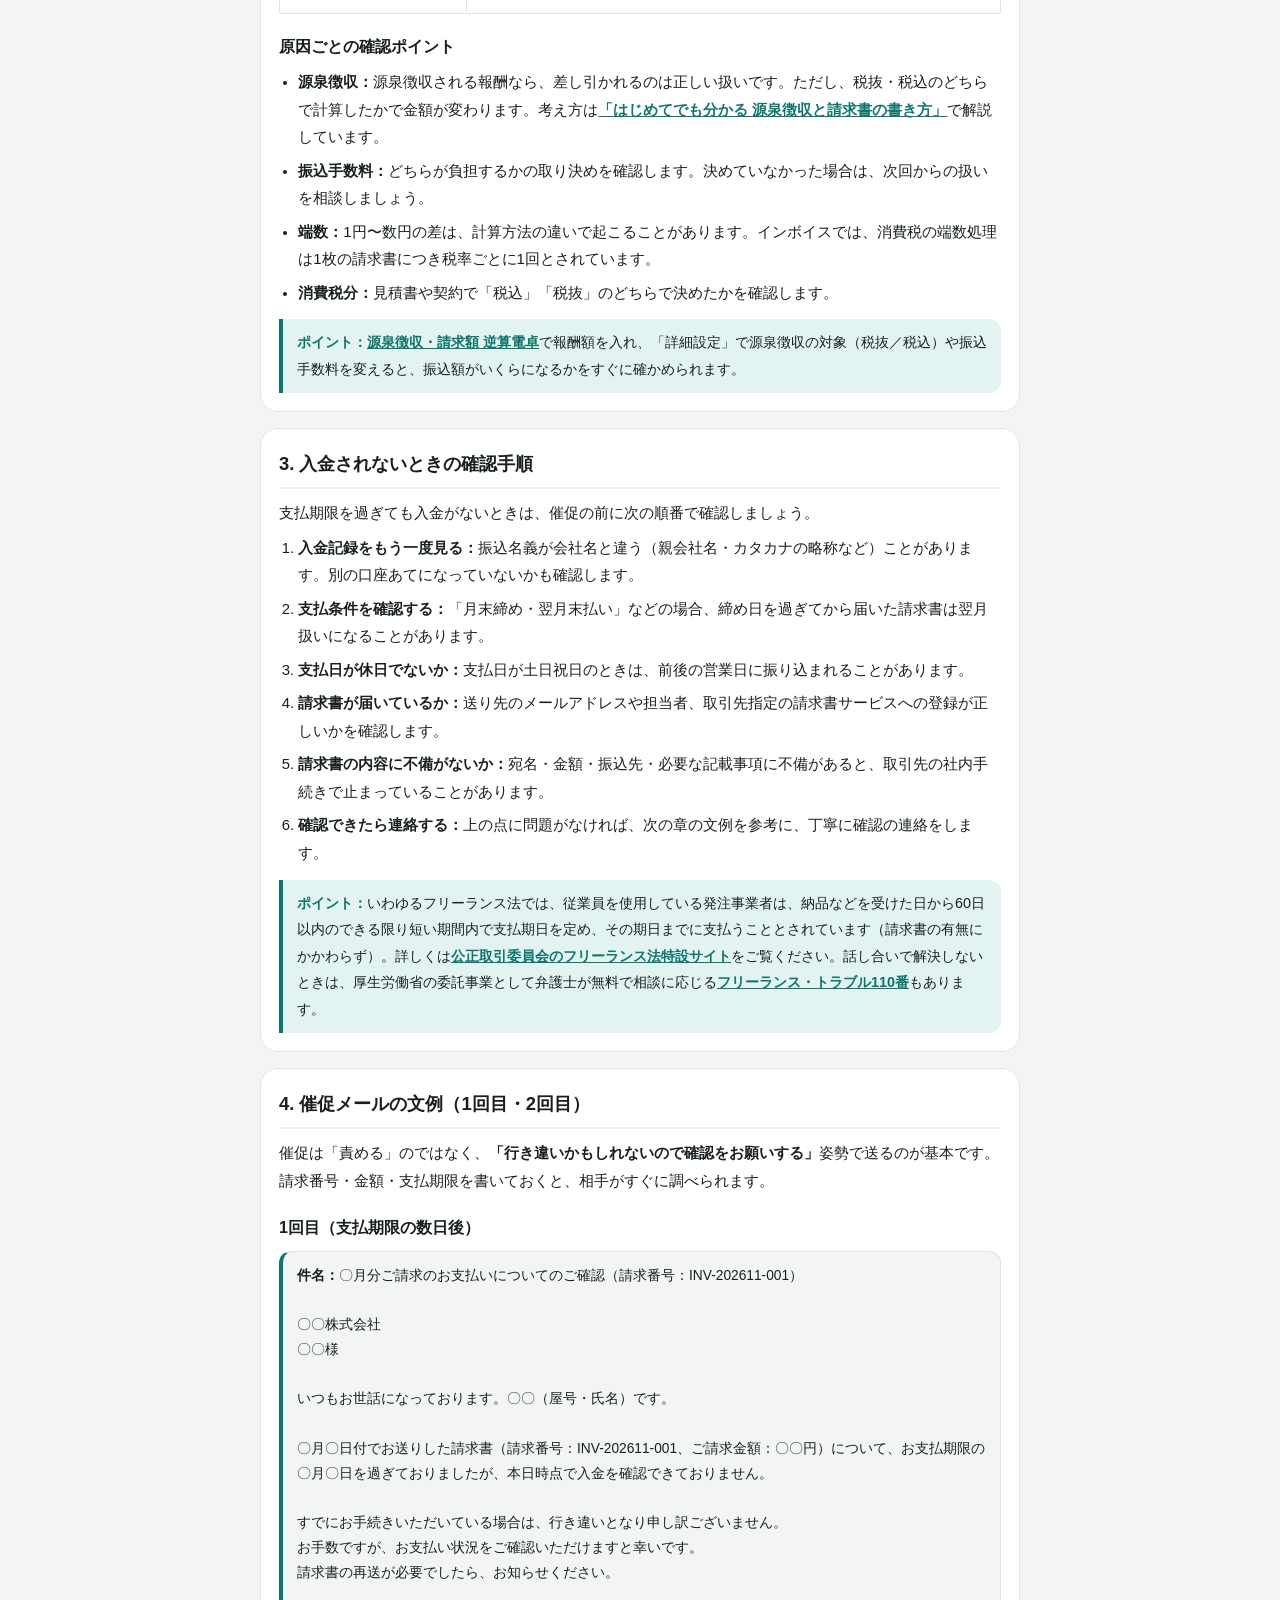
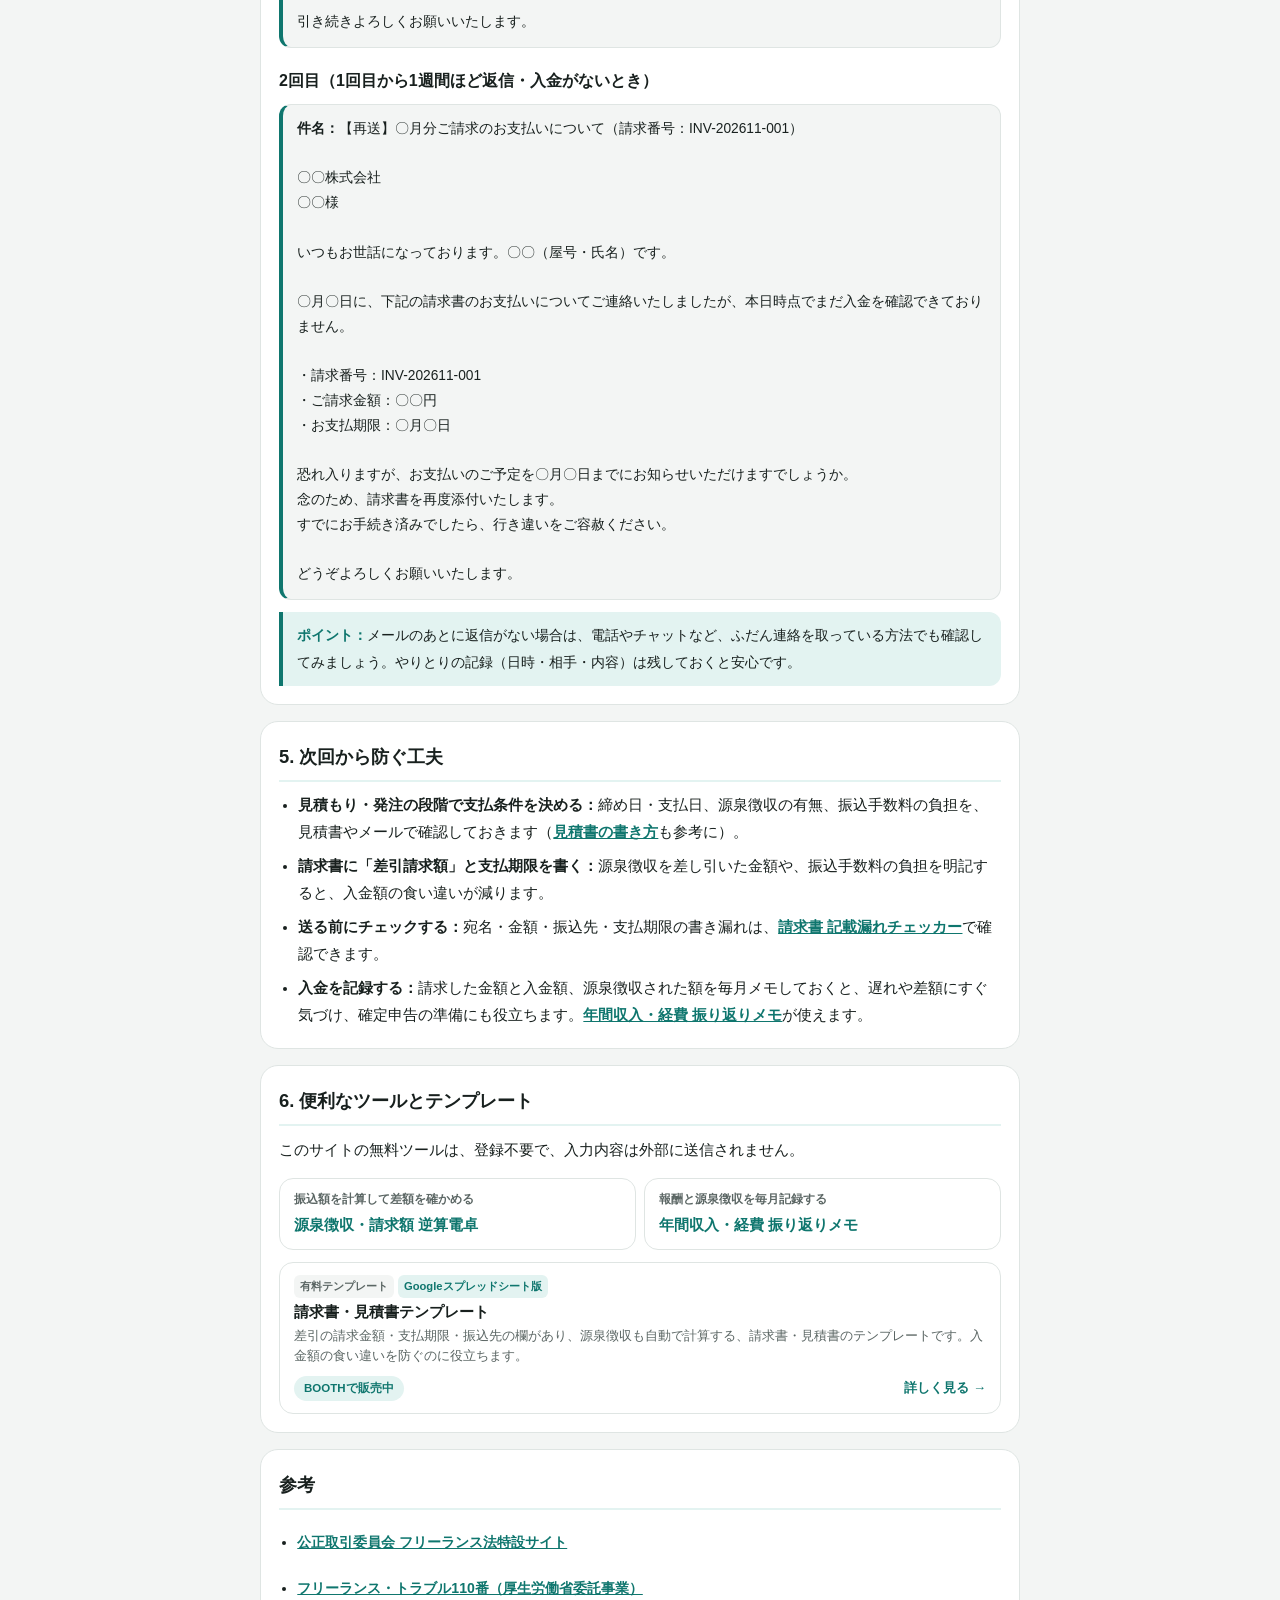
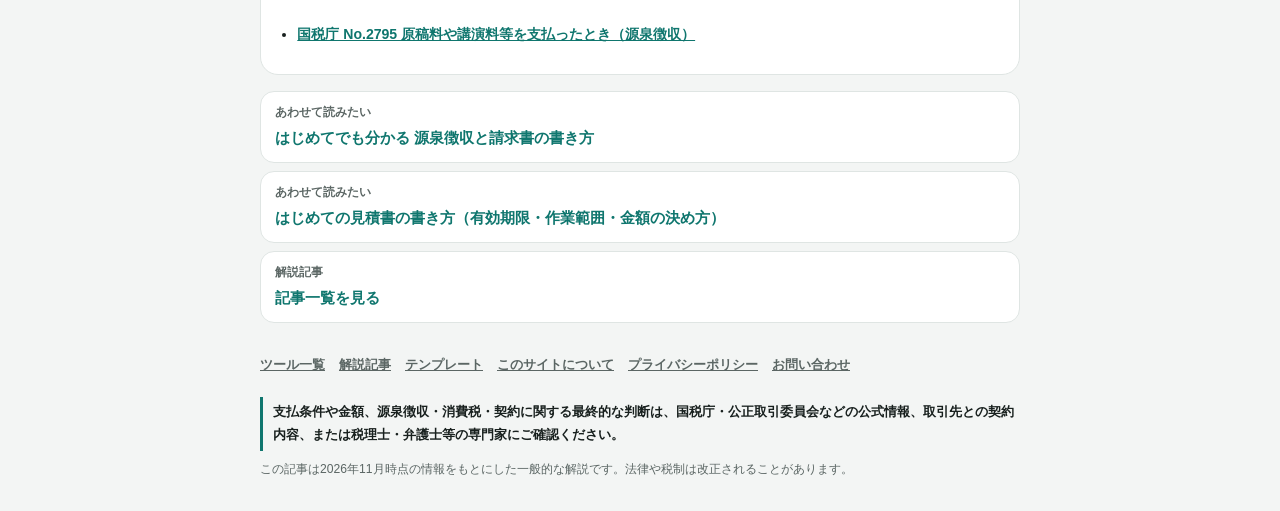
<file: guides/nyukin-check.html>
<!DOCTYPE html>
<html lang="ja">
<head>
<meta charset="UTF-8">
<meta name="viewport" content="width=device-width, initial-scale=1, viewport-fit=cover">
<meta name="theme-color" content="#0f766e">
<meta name="description" content="フリーランス・副業の初心者向けに、振込額が請求額より少ないときの原因の見分け方（源泉徴収・振込手数料・端数）、入金されないときの確認手順、催促メールの文例（1回目・2回目）、次回から防ぐ工夫をやさしく解説します。">
<title>振込額が合わない・入金されないときの確認と対処（催促メールの文例つき）｜請求・確定申告のかんたんツール</title>
<link rel="canonical" href="https://test-app.kaikeilab.workers.dev/guides/nyukin-check">
<link rel="icon" href="/favicon.ico" sizes="32x32">
<link rel="icon" href="/favicon.svg" type="image/svg+xml">
<link rel="apple-touch-icon" href="/apple-touch-icon.png">
<meta property="og:type" content="article">
<meta property="og:site_name" content="請求・確定申告のかんたんツール">
<meta property="og:locale" content="ja_JP">
<meta property="og:title" content="振込額が合わない・入金されないときの確認と対処（催促メールの文例つき）">
<meta property="og:description" content="振込額が少ないときの原因の見分け方、入金されないときの確認手順、催促メールの文例、次回から防ぐ工夫を初心者向けに解説します。">
<meta property="og:url" content="https://test-app.kaikeilab.workers.dev/guides/nyukin-check">
<meta property="og:image" content="https://test-app.kaikeilab.workers.dev/og-image.png">
<meta property="og:image:width" content="1200">
<meta property="og:image:height" content="630">
<meta name="twitter:card" content="summary_large_image">
<link rel="stylesheet" href="/site.css">
<link rel="stylesheet" href="/article.css">
<script type="application/ld+json">
{
  "@context": "https://schema.org",
  "@type": "Article",
  "headline": "振込額が合わない・入金されないときの確認と対処（催促メールの文例つき）",
  "datePublished": "2026-11-22",
  "dateModified": "2026-11-22",
  "inLanguage": "ja",
  "image": "https://test-app.kaikeilab.workers.dev/og-image.png",
  "author": { "@type": "Organization", "name": "kaikeilab" },
  "publisher": { "@type": "Organization", "name": "請求・確定申告のかんたんツール" },
  "mainEntityOfPage": "https://test-app.kaikeilab.workers.dev/guides/nyukin-check"
}
</script>
</head>
<body>
<header class="site-header">
  <a class="brand" href="/tools"><img src="/favicon.svg" alt="" width="26" height="26"><span>請求・確定申告のかんたんツール</span></a>
  <nav class="site-nav" aria-label="サイト内メニュー">
    <a href="/tools">ツール</a>
    <a href="/guides" aria-current="page">解説記事</a>
    <a href="/templates">テンプレート</a>
  </nav>
</header>
<div class="page">
  <nav aria-label="パンくずリスト">
    <ol class="crumbs">
      <li><a href="/tools">ツール一覧</a></li>
      <li><a href="/guides">解説記事</a></li>
      <li><span>振込額・入金の確認と対処</span></li>
    </ol>
  </nav>

  <header>
    <span class="eyebrow">はじめての方向け 解説</span>
    <h1>振込額が合わない・<br>入金されないときの確認と対処<br>（催促メールの文例つき）</h1>
    <p class="meta">公開日：2026年11月22日　／　フリーランス・副業・個人事業主の方向け</p>
    <p class="lead">「請求した金額より少なく振り込まれている」「支払期限を過ぎても入金がない」――そんなとき、あわてて連絡する前に確認しておきたいことがあります。この記事では、差額の原因の見分け方と、入金が遅れたときの確認手順、角が立ちにくい催促メールの文例、次回から防ぐ工夫をまとめました。</p>
    <p class="notice"><b>この記事は一般的な考え方の目安です。</b>実際の支払条件や金額は、取引先との契約や取り決めによって異なります。源泉徴収・消費税・契約に関する最終的な判断は、国税庁・公正取引委員会などの公式情報、取引先、または税理士・弁護士等の専門家にご確認ください。</p>
  </header>

  <nav class="toc" aria-labelledby="toc-title">
    <b id="toc-title">この記事の内容</b>
    <ol>
      <li><a href="#diff">まず「差額」を出してみる</a></li>
      <li><a href="#causes">振込額が少ないときの原因の見分け方</a></li>
      <li><a href="#late">入金されないときの確認手順</a></li>
      <li><a href="#mail">催促メールの文例（1回目・2回目）</a></li>
      <li><a href="#prevent">次回から防ぐ工夫</a></li>
      <li><a href="#tools">便利なツールとテンプレート</a></li>
    </ol>
  </nav>

  <article>
    <section class="site-section" id="diff" aria-labelledby="h-diff">
      <h2 id="h-diff">1. まず「差額」を出してみる</h2>
      <p>振込額が合わないときは、最初に<b>「請求額 − 振込額 ＝ 差額」</b>を計算します。差額がいくらかで、原因の見当がつくことが多いからです。</p>
      <p>あわせて、請求書の控え（どの金額を、いつ、どの口座あてに請求したか）と、通帳やネットバンキングの入金記録（振込日・振込名義・金額）を手元に用意しておくと、確認がスムーズです。</p>
    </section>

    <section class="site-section" id="causes" aria-labelledby="h-causes">
      <h2 id="h-causes">2. 振込額が少ないときの原因の見分け方</h2>
      <p>報酬100,000円＋消費税10,000円＝<b>請求額110,000円</b>の場合の例です。</p>
      <div class="table-wrap">
        <table class="t">
          <thead><tr><th>差額</th><th>考えられる原因</th></tr></thead>
          <tbody>
            <tr><td class="num">10,210円</td><td><b>源泉徴収</b>（税抜100,000円×10.21%）。振込額は99,790円</td></tr>
            <tr><td class="num">11,231円</td><td><b>源泉徴収を税込の金額で計算</b>（110,000円×10.21%）。振込額は98,769円</td></tr>
            <tr><td class="num">数百円<br><small>例：440円</small></td><td><b>振込手数料</b>を差し引かれている</td></tr>
            <tr><td class="num">10,650円</td><td><b>源泉徴収＋振込手数料</b>（10,210円＋440円）</td></tr>
            <tr><td class="num">1円〜数円</td><td><b>消費税の端数処理</b>の違い（明細ごとに計算して切り捨てたか、合計で1回計算したか、など）</td></tr>
            <tr><td class="num">10,000円</td><td><b>消費税分</b>が支払われていない（税抜・税込の認識違いなど）</td></tr>
            <tr><td>上のどれにも当てはまらない</td><td>一部だけの支払い、別の請求とまとめた支払い、相殺、取引先の誤りなど</td></tr>
          </tbody>
        </table>
      </div>
      <h3>原因ごとの確認ポイント</h3>
      <ul class="list">
        <li><b>源泉徴収：</b>源泉徴収される報酬なら、差し引かれるのは正しい扱いです。ただし、税抜・税込のどちらで計算したかで金額が変わります。考え方は<a href="/guides/gensen-invoice">「はじめてでも分かる 源泉徴収と請求書の書き方」</a>で解説しています。</li>
        <li><b>振込手数料：</b>どちらが負担するかの取り決めを確認します。決めていなかった場合は、次回からの扱いを相談しましょう。</li>
        <li><b>端数：</b>1円〜数円の差は、計算方法の違いで起こることがあります。インボイスでは、消費税の端数処理は1枚の請求書につき税率ごとに1回とされています。</li>
        <li><b>消費税分：</b>見積書や契約で「税込」「税抜」のどちらで決めたかを確認します。</li>
      </ul>
      <p class="point"><b>ポイント：</b><a href="/">源泉徴収・請求額 逆算電卓</a>で報酬額を入れ、「詳細設定」で源泉徴収の対象（税抜／税込）や振込手数料を変えると、振込額がいくらになるかをすぐに確かめられます。</p>
    </section>

    <section class="site-section" id="late" aria-labelledby="h-late">
      <h2 id="h-late">3. 入金されないときの確認手順</h2>
      <p>支払期限を過ぎても入金がないときは、催促の前に次の順番で確認しましょう。</p>
      <ol class="list">
        <li><b>入金記録をもう一度見る：</b>振込名義が会社名と違う（親会社名・カタカナの略称など）ことがあります。別の口座あてになっていないかも確認します。</li>
        <li><b>支払条件を確認する：</b>「月末締め・翌月末払い」などの場合、締め日を過ぎてから届いた請求書は翌月扱いになることがあります。</li>
        <li><b>支払日が休日でないか：</b>支払日が土日祝日のときは、前後の営業日に振り込まれることがあります。</li>
        <li><b>請求書が届いているか：</b>送り先のメールアドレスや担当者、取引先指定の請求書サービスへの登録が正しいかを確認します。</li>
        <li><b>請求書の内容に不備がないか：</b>宛名・金額・振込先・必要な記載事項に不備があると、取引先の社内手続きで止まっていることがあります。</li>
        <li><b>確認できたら連絡する：</b>上の点に問題がなければ、次の章の文例を参考に、丁寧に確認の連絡をします。</li>
      </ol>
      <p class="point"><b>ポイント：</b>いわゆるフリーランス法では、従業員を使用している発注事業者は、納品などを受けた日から60日以内のできる限り短い期間内で支払期日を定め、その期日までに支払うこととされています（請求書の有無にかかわらず）。詳しくは<a href="https://www.jftc.go.jp/freelancelaw_2026/" target="_blank" rel="noopener">公正取引委員会のフリーランス法特設サイト</a>をご覧ください。話し合いで解決しないときは、厚生労働省の委託事業として弁護士が無料で相談に応じる<a href="https://freelance110.mhlw.go.jp/" target="_blank" rel="noopener">フリーランス・トラブル110番</a>もあります。</p>
    </section>

    <section class="site-section" id="mail" aria-labelledby="h-mail">
      <h2 id="h-mail">4. 催促メールの文例（1回目・2回目）</h2>
      <p>催促は「責める」のではなく、<b>「行き違いかもしれないので確認をお願いする」</b>姿勢で送るのが基本です。請求番号・金額・支払期限を書いておくと、相手がすぐに調べられます。</p>
      <h3>1回目（支払期限の数日後）</h3>
      <div class="mail" role="group" aria-label="催促メールの文例（1回目）"><b>件名：</b>〇月分ご請求のお支払いについてのご確認（請求番号：INV-202611-001）

〇〇株式会社
〇〇様

いつもお世話になっております。〇〇（屋号・氏名）です。

〇月〇日付でお送りした請求書（請求番号：INV-202611-001、ご請求金額：〇〇円）について、お支払期限の〇月〇日を過ぎておりましたが、本日時点で入金を確認できておりません。

すでにお手続きいただいている場合は、行き違いとなり申し訳ございません。
お手数ですが、お支払い状況をご確認いただけますと幸いです。
請求書の再送が必要でしたら、お知らせください。

引き続きよろしくお願いいたします。</div>
      <h3>2回目（1回目から1週間ほど返信・入金がないとき）</h3>
      <div class="mail" role="group" aria-label="催促メールの文例（2回目）"><b>件名：</b>【再送】〇月分ご請求のお支払いについて（請求番号：INV-202611-001）

〇〇株式会社
〇〇様

いつもお世話になっております。〇〇（屋号・氏名）です。

〇月〇日に、下記の請求書のお支払いについてご連絡いたしましたが、本日時点でまだ入金を確認できておりません。

・請求番号：INV-202611-001
・ご請求金額：〇〇円
・お支払期限：〇月〇日

恐れ入りますが、お支払いのご予定を〇月〇日までにお知らせいただけますでしょうか。
念のため、請求書を再度添付いたします。
すでにお手続き済みでしたら、行き違いをご容赦ください。

どうぞよろしくお願いいたします。</div>
      <p class="point"><b>ポイント：</b>メールのあとに返信がない場合は、電話やチャットなど、ふだん連絡を取っている方法でも確認してみましょう。やりとりの記録（日時・相手・内容）は残しておくと安心です。</p>
    </section>

    <section class="site-section" id="prevent" aria-labelledby="h-prevent">
      <h2 id="h-prevent">5. 次回から防ぐ工夫</h2>
      <ul class="list">
        <li><b>見積もり・発注の段階で支払条件を決める：</b>締め日・支払日、源泉徴収の有無、振込手数料の負担を、見積書やメールで確認しておきます（<a href="/guides/mitsumori">見積書の書き方</a>も参考に）。</li>
        <li><b>請求書に「差引請求額」と支払期限を書く：</b>源泉徴収を差し引いた金額や、振込手数料の負担を明記すると、入金額の食い違いが減ります。</li>
        <li><b>送る前にチェックする：</b>宛名・金額・振込先・支払期限の書き漏れは、<a href="/invoice-check">請求書 記載漏れチェッカー</a>で確認できます。</li>
        <li><b>入金を記録する：</b>請求した金額と入金額、源泉徴収された額を毎月メモしておくと、遅れや差額にすぐ気づけ、確定申告の準備にも役立ちます。<a href="/income-memo">年間収入・経費 振り返りメモ</a>が使えます。</li>
      </ul>
    </section>

    <section class="site-section" id="tools" aria-labelledby="h-tools">
      <h2 id="h-tools">6. 便利なツールとテンプレート</h2>
      <p>このサイトの無料ツールは、登録不要で、入力内容は外部に送信されません。</p>
      <div class="cta">
        <a href="/"><small>振込額を計算して差額を確かめる</small><b>源泉徴収・請求額 逆算電卓</b></a>
        <a href="/income-memo"><small>報酬と源泉徴収を毎月記録する</small><b>年間収入・経費 振り返りメモ</b></a>
      </div>
      <aside class="promo-box" data-product="p1" data-lead="差引の請求金額・支払期限・振込先の欄があり、源泉徴収も自動で計算する、請求書・見積書のテンプレートです。入金額の食い違いを防ぐのに役立ちます。"></aside>
    </section>

    <section class="site-section" aria-labelledby="h-refs">
      <h2 id="h-refs">参考</h2>
      <ul class="refs">
        <li><a href="https://www.jftc.go.jp/freelancelaw_2026/" target="_blank" rel="noopener">公正取引委員会 フリーランス法特設サイト</a></li>
        <li><a href="https://freelance110.mhlw.go.jp/" target="_blank" rel="noopener">フリーランス・トラブル110番（厚生労働省委託事業）</a></li>
        <li><a href="https://www.nta.go.jp/taxes/shiraberu/taxanswer/gensen/2795.htm" target="_blank" rel="noopener">国税庁 No.2795 原稿料や講演料等を支払ったとき（源泉徴収）</a></li>
      </ul>
    </section>

    <nav class="next" aria-label="ほかの記事">
      <a href="/guides/gensen-invoice"><small>あわせて読みたい</small><b>はじめてでも分かる 源泉徴収と請求書の書き方</b></a>
      <a href="/guides/mitsumori"><small>あわせて読みたい</small><b>はじめての見積書の書き方（有効期限・作業範囲・金額の決め方）</b></a>
      <a href="/guides"><small>解説記事</small><b>記事一覧を見る</b></a>
    </nav>
  </article>

  <footer>
    <ul class="site-links">
      <li><a href="/tools">ツール一覧</a></li>
      <li><a href="/guides">解説記事</a></li>
      <li><a href="/templates">テンプレート</a></li>
      <li><a href="/about">このサイトについて</a></li>
      <li><a href="/about#privacy">プライバシーポリシー</a></li>
      <li><a href="/about#contact">お問い合わせ</a></li>
    </ul>
    <p class="must">支払条件や金額、源泉徴収・消費税・契約に関する最終的な判断は、国税庁・公正取引委員会などの公式情報、取引先との契約内容、または税理士・弁護士等の専門家にご確認ください。</p>
    <p>この記事は2026年11月時点の情報をもとにした一般的な解説です。法律や税制は改正されることがあります。</p>
  </footer>
</div>
<script src="/site.js" defer></script>
</body>
</html>
</file>
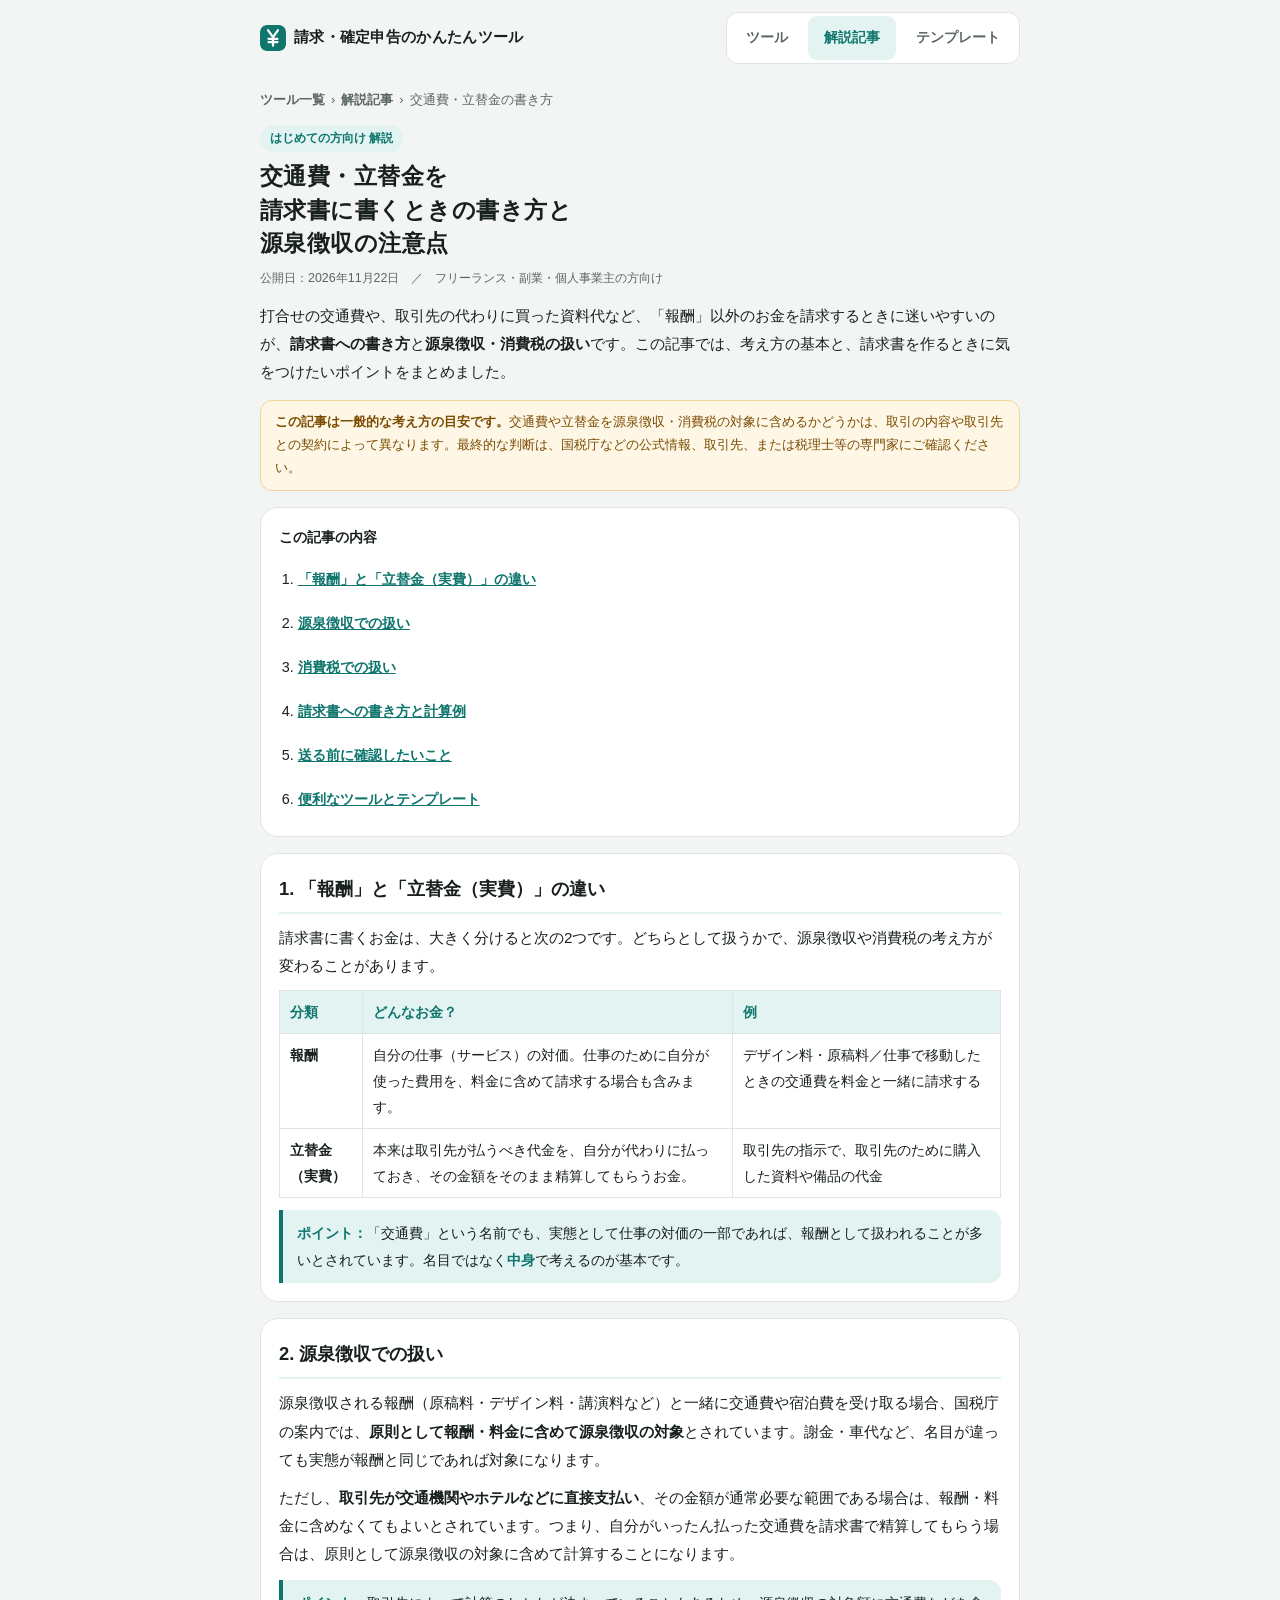
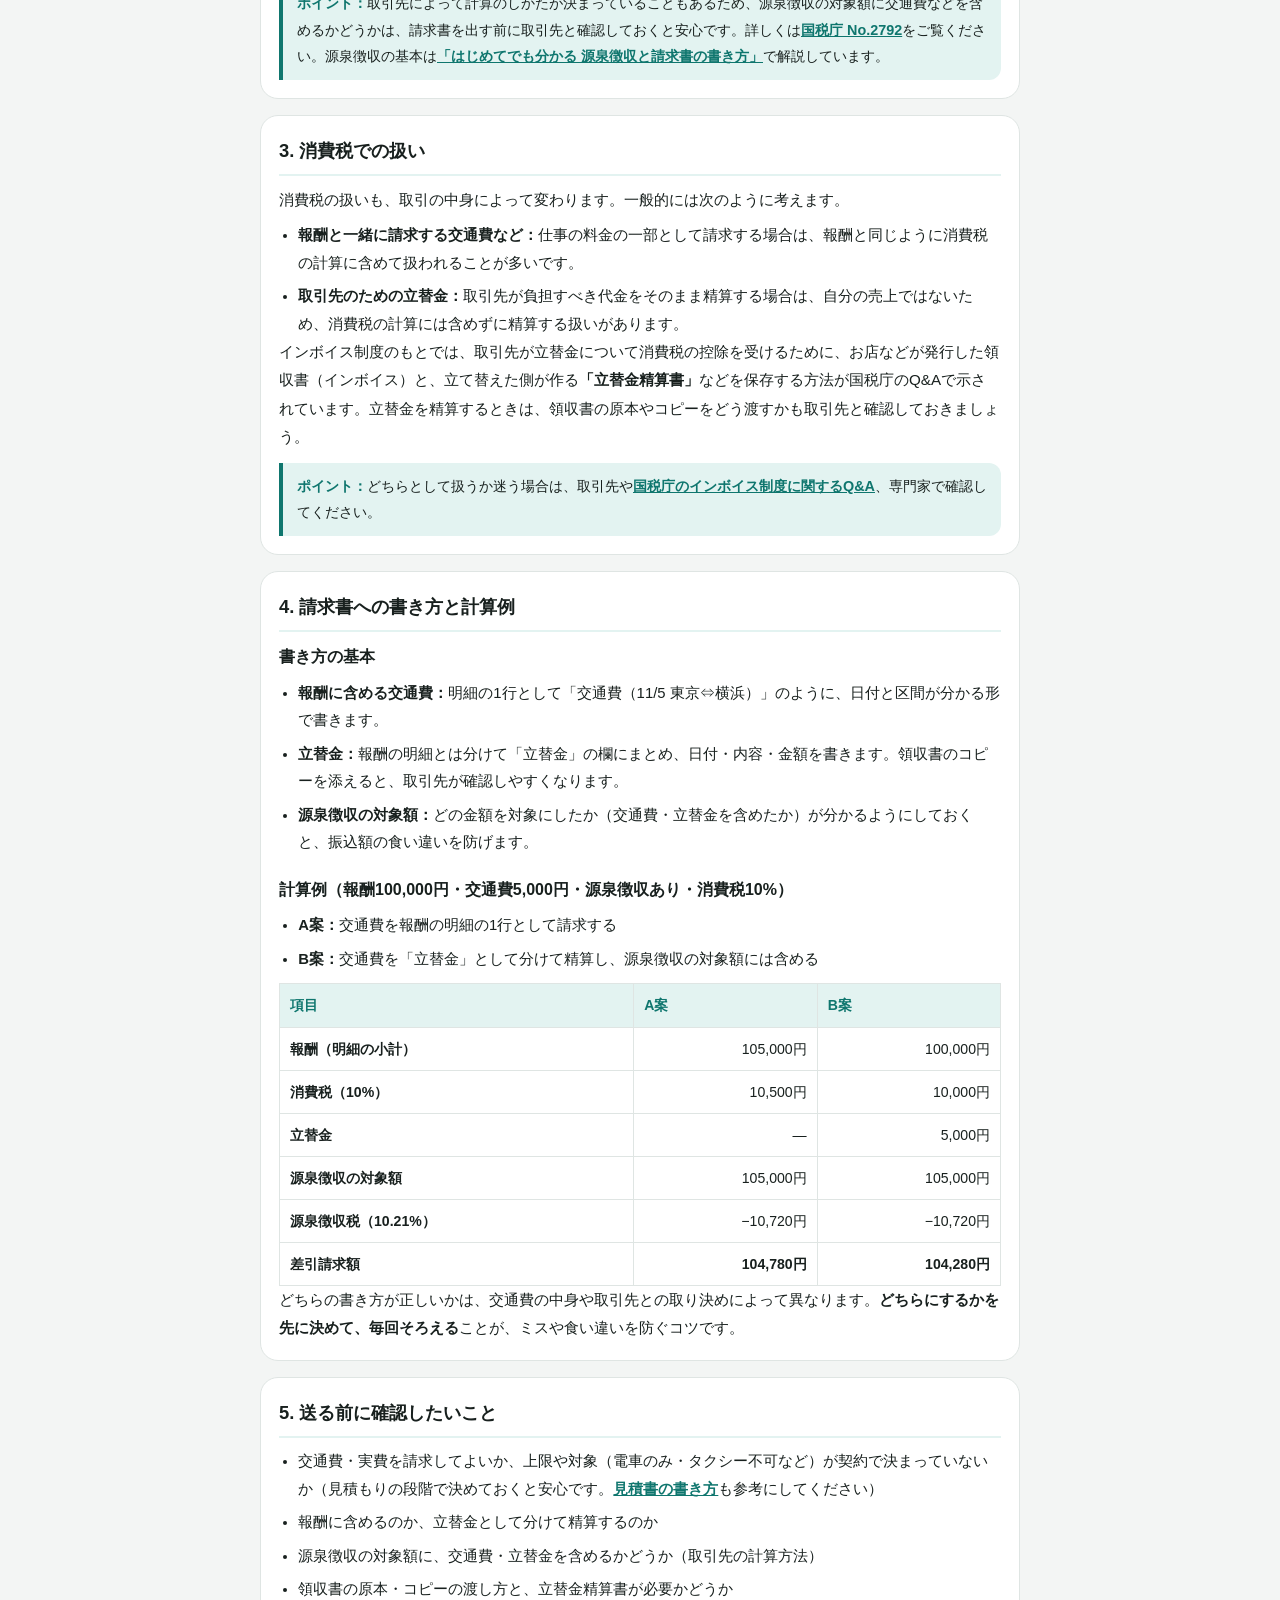
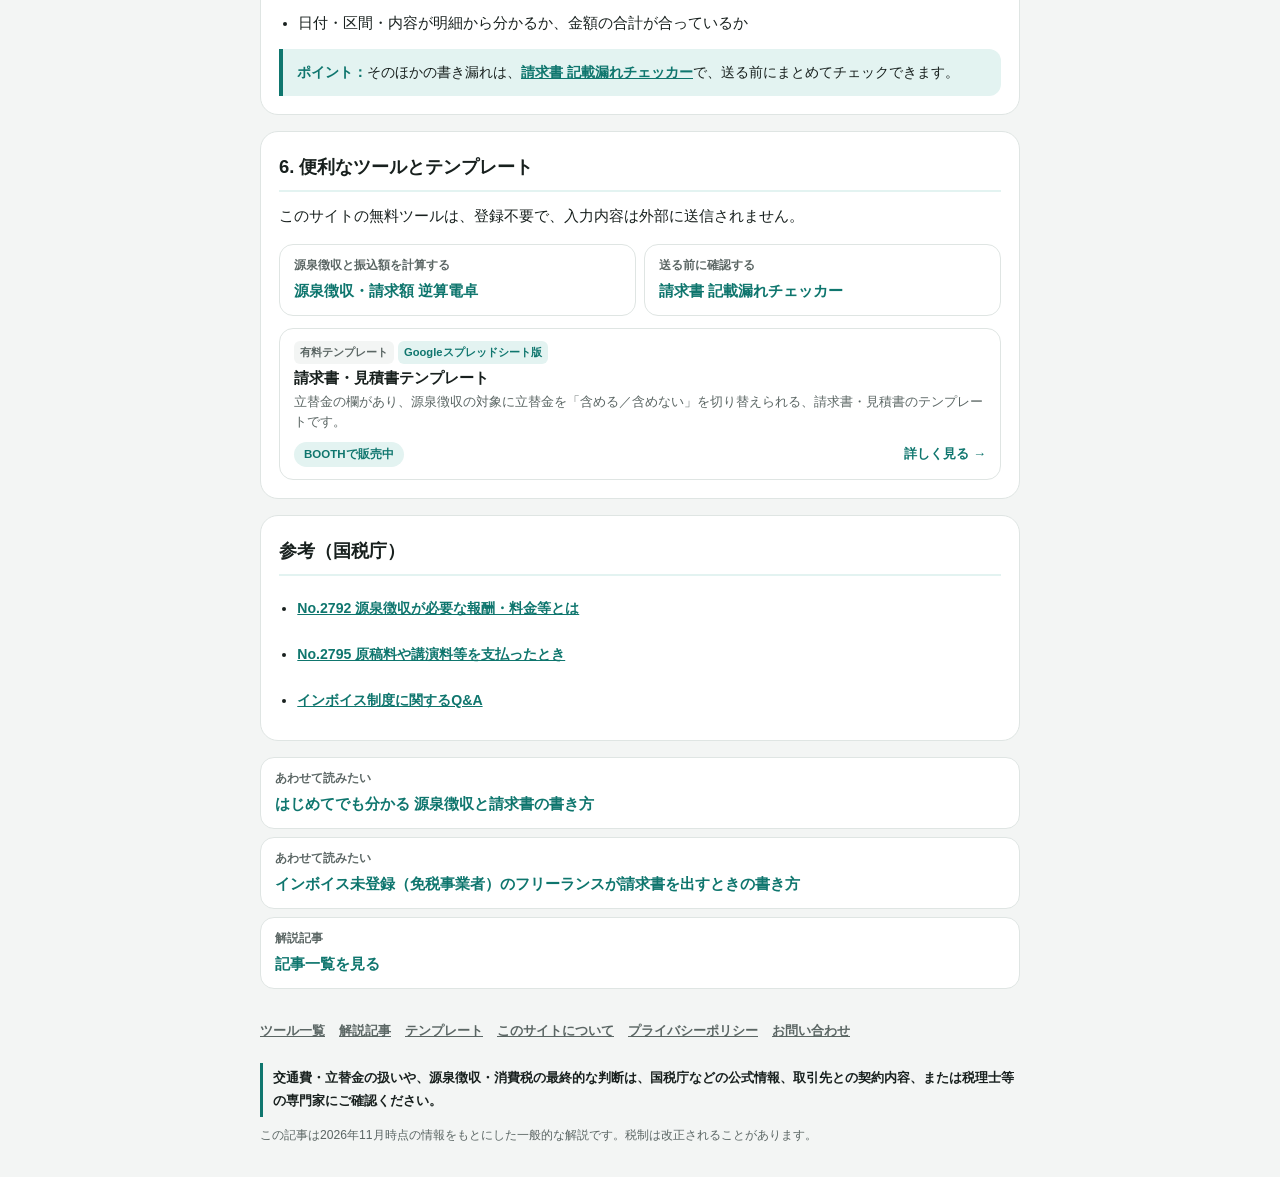
<file: guides/tatekae-kotsuhi.html>
<!DOCTYPE html>
<html lang="ja">
<head>
<meta charset="UTF-8">
<meta name="viewport" content="width=device-width, initial-scale=1, viewport-fit=cover">
<meta name="theme-color" content="#0f766e">
<meta name="description" content="フリーランス・副業の初心者向けに、交通費や立替金（実費）を請求書に書くときの書き方と、報酬との考え方の違い、源泉徴収・消費税の扱いで気をつけたいポイントをやさしく解説します。">
<title>交通費・立替金を請求書に書くときの書き方と源泉徴収の注意点｜請求・確定申告のかんたんツール</title>
<link rel="canonical" href="https://test-app.kaikeilab.workers.dev/guides/tatekae-kotsuhi">
<link rel="icon" href="/favicon.ico" sizes="32x32">
<link rel="icon" href="/favicon.svg" type="image/svg+xml">
<link rel="apple-touch-icon" href="/apple-touch-icon.png">
<meta property="og:type" content="article">
<meta property="og:site_name" content="請求・確定申告のかんたんツール">
<meta property="og:locale" content="ja_JP">
<meta property="og:title" content="交通費・立替金を請求書に書くときの書き方と源泉徴収の注意点">
<meta property="og:description" content="報酬と立替金（実費）の考え方の違い、源泉徴収・消費税の扱いで気をつけたいポイントを、初心者向けにやさしく解説します。">
<meta property="og:url" content="https://test-app.kaikeilab.workers.dev/guides/tatekae-kotsuhi">
<meta property="og:image" content="https://test-app.kaikeilab.workers.dev/og-image.png">
<meta property="og:image:width" content="1200">
<meta property="og:image:height" content="630">
<meta name="twitter:card" content="summary_large_image">
<link rel="stylesheet" href="/site.css">
<link rel="stylesheet" href="/article.css">
<script type="application/ld+json">
{
  "@context": "https://schema.org",
  "@type": "Article",
  "headline": "交通費・立替金を請求書に書くときの書き方と源泉徴収の注意点",
  "datePublished": "2026-11-22",
  "dateModified": "2026-11-22",
  "inLanguage": "ja",
  "image": "https://test-app.kaikeilab.workers.dev/og-image.png",
  "author": { "@type": "Organization", "name": "kaikeilab" },
  "publisher": { "@type": "Organization", "name": "請求・確定申告のかんたんツール" },
  "mainEntityOfPage": "https://test-app.kaikeilab.workers.dev/guides/tatekae-kotsuhi"
}
</script>
</head>
<body>
<header class="site-header">
  <a class="brand" href="/tools"><img src="/favicon.svg" alt="" width="26" height="26"><span>請求・確定申告のかんたんツール</span></a>
  <nav class="site-nav" aria-label="サイト内メニュー">
    <a href="/tools">ツール</a>
    <a href="/guides" aria-current="page">解説記事</a>
    <a href="/templates">テンプレート</a>
  </nav>
</header>
<div class="page">
  <nav aria-label="パンくずリスト">
    <ol class="crumbs">
      <li><a href="/tools">ツール一覧</a></li>
      <li><a href="/guides">解説記事</a></li>
      <li><span>交通費・立替金の書き方</span></li>
    </ol>
  </nav>

  <header>
    <span class="eyebrow">はじめての方向け 解説</span>
    <h1>交通費・立替金を<br>請求書に書くときの書き方と<br>源泉徴収の注意点</h1>
    <p class="meta">公開日：2026年11月22日　／　フリーランス・副業・個人事業主の方向け</p>
    <p class="lead">打合せの交通費や、取引先の代わりに買った資料代など、「報酬」以外のお金を請求するときに迷いやすいのが、<b>請求書への書き方</b>と<b>源泉徴収・消費税の扱い</b>です。この記事では、考え方の基本と、請求書を作るときに気をつけたいポイントをまとめました。</p>
    <p class="notice"><b>この記事は一般的な考え方の目安です。</b>交通費や立替金を源泉徴収・消費税の対象に含めるかどうかは、取引の内容や取引先との契約によって異なります。最終的な判断は、国税庁などの公式情報、取引先、または税理士等の専門家にご確認ください。</p>
  </header>

  <nav class="toc" aria-labelledby="toc-title">
    <b id="toc-title">この記事の内容</b>
    <ol>
      <li><a href="#difference">「報酬」と「立替金（実費）」の違い</a></li>
      <li><a href="#gensen">源泉徴収での扱い</a></li>
      <li><a href="#tax">消費税での扱い</a></li>
      <li><a href="#howto">請求書への書き方と計算例</a></li>
      <li><a href="#check">送る前に確認したいこと</a></li>
      <li><a href="#tools">便利なツールとテンプレート</a></li>
    </ol>
  </nav>

  <article>
    <section class="site-section" id="difference" aria-labelledby="h-difference">
      <h2 id="h-difference">1. 「報酬」と「立替金（実費）」の違い</h2>
      <p>請求書に書くお金は、大きく分けると次の2つです。どちらとして扱うかで、源泉徴収や消費税の考え方が変わることがあります。</p>
      <div class="table-wrap">
        <table class="t">
          <thead><tr><th>分類</th><th>どんなお金？</th><th>例</th></tr></thead>
          <tbody>
            <tr><th>報酬</th><td>自分の仕事（サービス）の対価。仕事のために自分が使った費用を、料金に含めて請求する場合も含みます。</td><td>デザイン料・原稿料／仕事で移動したときの交通費を料金と一緒に請求する</td></tr>
            <tr><th>立替金（実費）</th><td>本来は取引先が払うべき代金を、自分が代わりに払っておき、その金額をそのまま精算してもらうお金。</td><td>取引先の指示で、取引先のために購入した資料や備品の代金</td></tr>
          </tbody>
        </table>
      </div>
      <p class="point"><b>ポイント：</b>「交通費」という名前でも、実態として仕事の対価の一部であれば、報酬として扱われることが多いとされています。名目ではなく<b>中身</b>で考えるのが基本です。</p>
    </section>

    <section class="site-section" id="gensen" aria-labelledby="h-gensen">
      <h2 id="h-gensen">2. 源泉徴収での扱い</h2>
      <p>源泉徴収される報酬（原稿料・デザイン料・講演料など）と一緒に交通費や宿泊費を受け取る場合、国税庁の案内では、<b>原則として報酬・料金に含めて源泉徴収の対象</b>とされています。謝金・車代など、名目が違っても実態が報酬と同じであれば対象になります。</p>
      <p>ただし、<b>取引先が交通機関やホテルなどに直接支払い</b>、その金額が通常必要な範囲である場合は、報酬・料金に含めなくてもよいとされています。つまり、自分がいったん払った交通費を請求書で精算してもらう場合は、原則として源泉徴収の対象に含めて計算することになります。</p>
      <p class="point"><b>ポイント：</b>取引先によって計算のしかたが決まっていることもあるため、源泉徴収の対象額に交通費などを含めるかどうかは、請求書を出す前に取引先と確認しておくと安心です。詳しくは<a href="https://www.nta.go.jp/taxes/shiraberu/taxanswer/gensen/2792.htm" target="_blank" rel="noopener">国税庁 No.2792</a>をご覧ください。源泉徴収の基本は<a href="/guides/gensen-invoice">「はじめてでも分かる 源泉徴収と請求書の書き方」</a>で解説しています。</p>
    </section>

    <section class="site-section" id="tax" aria-labelledby="h-tax">
      <h2 id="h-tax">3. 消費税での扱い</h2>
      <p>消費税の扱いも、取引の中身によって変わります。一般的には次のように考えます。</p>
      <ul class="list">
        <li><b>報酬と一緒に請求する交通費など：</b>仕事の料金の一部として請求する場合は、報酬と同じように消費税の計算に含めて扱われることが多いです。</li>
        <li><b>取引先のための立替金：</b>取引先が負担すべき代金をそのまま精算する場合は、自分の売上ではないため、消費税の計算には含めずに精算する扱いがあります。</li>
      </ul>
      <p>インボイス制度のもとでは、取引先が立替金について消費税の控除を受けるために、お店などが発行した領収書（インボイス）と、立て替えた側が作る<b>「立替金精算書」</b>などを保存する方法が国税庁のQ&amp;Aで示されています。立替金を精算するときは、領収書の原本やコピーをどう渡すかも取引先と確認しておきましょう。</p>
      <p class="point"><b>ポイント：</b>どちらとして扱うか迷う場合は、取引先や<a href="https://www.nta.go.jp/taxes/shiraberu/zeimokubetsu/shohi/keigenzeiritsu/qa_invoice_mokuji.htm" target="_blank" rel="noopener">国税庁のインボイス制度に関するQ&amp;A</a>、専門家で確認してください。</p>
    </section>

    <section class="site-section" id="howto" aria-labelledby="h-howto">
      <h2 id="h-howto">4. 請求書への書き方と計算例</h2>
      <h3>書き方の基本</h3>
      <ul class="list">
        <li><b>報酬に含める交通費：</b>明細の1行として「交通費（11/5 東京⇔横浜）」のように、日付と区間が分かる形で書きます。</li>
        <li><b>立替金：</b>報酬の明細とは分けて「立替金」の欄にまとめ、日付・内容・金額を書きます。領収書のコピーを添えると、取引先が確認しやすくなります。</li>
        <li><b>源泉徴収の対象額：</b>どの金額を対象にしたか（交通費・立替金を含めたか）が分かるようにしておくと、振込額の食い違いを防げます。</li>
      </ul>
      <h3>計算例（報酬100,000円・交通費5,000円・源泉徴収あり・消費税10%）</h3>
      <ul class="list">
        <li><b>A案：</b>交通費を報酬の明細の1行として請求する</li>
        <li><b>B案：</b>交通費を「立替金」として分けて精算し、源泉徴収の対象額には含める</li>
      </ul>
      <div class="table-wrap">
        <table class="t">
          <thead><tr><th>項目</th><th>A案</th><th>B案</th></tr></thead>
          <tbody>
            <tr><th>報酬（明細の小計）</th><td class="num">105,000円</td><td class="num">100,000円</td></tr>
            <tr><th>消費税（10%）</th><td class="num">10,500円</td><td class="num">10,000円</td></tr>
            <tr><th>立替金</th><td class="num">—</td><td class="num">5,000円</td></tr>
            <tr><th>源泉徴収の対象額</th><td class="num">105,000円</td><td class="num">105,000円</td></tr>
            <tr><th>源泉徴収税（10.21%）</th><td class="num">−10,720円</td><td class="num">−10,720円</td></tr>
            <tr><th>差引請求額</th><td class="num"><b>104,780円</b></td><td class="num"><b>104,280円</b></td></tr>
          </tbody>
        </table>
      </div>
      <p>どちらの書き方が正しいかは、交通費の中身や取引先との取り決めによって異なります。<b>どちらにするかを先に決めて、毎回そろえる</b>ことが、ミスや食い違いを防ぐコツです。</p>
    </section>

    <section class="site-section" id="check" aria-labelledby="h-check">
      <h2 id="h-check">5. 送る前に確認したいこと</h2>
      <ul class="list">
        <li>交通費・実費を請求してよいか、上限や対象（電車のみ・タクシー不可など）が契約で決まっていないか（見積もりの段階で決めておくと安心です。<a href="/guides/mitsumori">見積書の書き方</a>も参考にしてください）</li>
        <li>報酬に含めるのか、立替金として分けて精算するのか</li>
        <li>源泉徴収の対象額に、交通費・立替金を含めるかどうか（取引先の計算方法）</li>
        <li>領収書の原本・コピーの渡し方と、立替金精算書が必要かどうか</li>
        <li>日付・区間・内容が明細から分かるか、金額の合計が合っているか</li>
      </ul>
      <p class="point"><b>ポイント：</b>そのほかの書き漏れは、<a href="/invoice-check">請求書 記載漏れチェッカー</a>で、送る前にまとめてチェックできます。</p>
    </section>

    <section class="site-section" id="tools" aria-labelledby="h-tools">
      <h2 id="h-tools">6. 便利なツールとテンプレート</h2>
      <p>このサイトの無料ツールは、登録不要で、入力内容は外部に送信されません。</p>
      <div class="cta">
        <a href="/"><small>源泉徴収と振込額を計算する</small><b>源泉徴収・請求額 逆算電卓</b></a>
        <a href="/invoice-check"><small>送る前に確認する</small><b>請求書 記載漏れチェッカー</b></a>
      </div>
      <aside class="promo-box" data-product="p1" data-lead="立替金の欄があり、源泉徴収の対象に立替金を「含める／含めない」を切り替えられる、請求書・見積書のテンプレートです。"></aside>
    </section>

    <section class="site-section" aria-labelledby="h-refs">
      <h2 id="h-refs">参考（国税庁）</h2>
      <ul class="refs">
        <li><a href="https://www.nta.go.jp/taxes/shiraberu/taxanswer/gensen/2792.htm" target="_blank" rel="noopener">No.2792 源泉徴収が必要な報酬・料金等とは</a></li>
        <li><a href="https://www.nta.go.jp/taxes/shiraberu/taxanswer/gensen/2795.htm" target="_blank" rel="noopener">No.2795 原稿料や講演料等を支払ったとき</a></li>
        <li><a href="https://www.nta.go.jp/taxes/shiraberu/zeimokubetsu/shohi/keigenzeiritsu/qa_invoice_mokuji.htm" target="_blank" rel="noopener">インボイス制度に関するQ&amp;A</a></li>
      </ul>
    </section>

    <nav class="next" aria-label="ほかの記事">
      <a href="/guides/gensen-invoice"><small>あわせて読みたい</small><b>はじめてでも分かる 源泉徴収と請求書の書き方</b></a>
      <a href="/guides/menzei-invoice"><small>あわせて読みたい</small><b>インボイス未登録（免税事業者）のフリーランスが請求書を出すときの書き方</b></a>
      <a href="/guides"><small>解説記事</small><b>記事一覧を見る</b></a>
    </nav>
  </article>

  <footer>
    <ul class="site-links">
      <li><a href="/tools">ツール一覧</a></li>
      <li><a href="/guides">解説記事</a></li>
      <li><a href="/templates">テンプレート</a></li>
      <li><a href="/about">このサイトについて</a></li>
      <li><a href="/about#privacy">プライバシーポリシー</a></li>
      <li><a href="/about#contact">お問い合わせ</a></li>
    </ul>
    <p class="must">交通費・立替金の扱いや、源泉徴収・消費税の最終的な判断は、国税庁などの公式情報、取引先との契約内容、または税理士等の専門家にご確認ください。</p>
    <p>この記事は2026年11月時点の情報をもとにした一般的な解説です。税制は改正されることがあります。</p>
  </footer>
</div>
<script src="/site.js" defer></script>
</body>
</html>
</file>
<file: site.css>
/* =====================================================
   全ページ共通の部品
   （共通ヘッダー／使い方・FAQ／「あわせて使える」／有料テンプレートの小さな案内／購入ボタン／フッターリンク）
   色は各ページの :root にある --bg --card --text --sub --line --accent --accent-soft を使います。
   ===================================================== */

/* ---------- 共通ヘッダー ---------- */
.site-header {
  max-width: var(--page-max, 1040px); margin: 0 auto 14px;
  display: flex; flex-wrap: wrap; align-items: center; justify-content: space-between; gap: 4px 12px;
}
.site-header .brand {
  display: inline-flex; align-items: center; gap: 8px; min-height: 44px;
  color: var(--text); text-decoration: none; font-weight: 800; font-size: .92rem; letter-spacing: .02em;
}
.site-header .brand img { width: 26px; height: 26px; border-radius: 7px; flex: 0 0 auto; }
.site-nav {
  display: flex; gap: 4px; padding: 3px; margin: 0;
  background: var(--card); border: 1px solid var(--line); border-radius: 12px;
}
.site-nav a {
  display: flex; align-items: center; justify-content: center; min-height: 44px; padding: 0 16px;
  border-radius: 9px; color: var(--sub); font-weight: 700; font-size: .86rem; text-decoration: none; white-space: nowrap;
}
.site-nav a:hover { color: var(--accent); }
.site-nav a[aria-current="page"] { background: var(--accent-soft); color: var(--accent); }
@media (max-width: 520px) {
  .site-nav { width: 100%; }
  .site-nav a { flex: 1 1 0; padding: 0 6px; }
}

/* ---------- 使い方・よくある質問 ---------- */
.site-section {
  max-width: var(--page-max, 1040px); margin: 16px auto 0;
  background: var(--card); border: 1px solid var(--line); border-radius: 18px; padding: 18px;
}
.site-section h2 { font-size: 1.05rem; margin: 0 0 8px; color: var(--text); }
.site-section h2 + * { margin-top: 0; }
.site-section .sub-h { margin-top: 18px; }
.howto { margin: 0 0 0 1.4em; padding: 0; display: grid; gap: 6px; font-size: .9rem; }
.howto li { padding-left: 2px; }
.faq { display: grid; gap: 8px; }
.faq details { border: 1px solid var(--line); border-radius: 12px; background: var(--card); }
.faq summary {
  cursor: pointer; list-style: none; min-height: 48px; padding: 12px 40px 12px 14px; position: relative;
  font-weight: 700; font-size: .92rem; display: flex; align-items: center;
}
.faq summary::-webkit-details-marker { display: none; }
.faq summary::before { content: "Q"; color: var(--accent); font-weight: 800; margin-right: 8px; }
.faq summary::after { content: "＋"; position: absolute; right: 14px; color: var(--sub); }
.faq details[open] summary::after { content: "−"; }
.faq .a { padding: 0 14px 14px 32px; font-size: .86rem; color: var(--sub); line-height: 1.7; }
.faq .a a, .site-section a { color: var(--accent); font-weight: 600; }
.official { margin-top: 12px; font-size: .8rem; color: var(--sub); }

/* ---------- 「あわせて使える」（ツール画面の下部） ---------- */
.rel-grid { display: grid; gap: 10px; grid-template-columns: minmax(0, 1fr); }
@media (min-width: 640px) { .rel-grid { grid-template-columns: repeat(auto-fit, minmax(240px, 1fr)); } }
.site-section a.rel-card, a.rel-card {
  display: flex; flex-direction: column; gap: 3px; min-height: 44px; height: 100%;
  padding: 12px 14px; border: 1.5px solid var(--line); border-radius: 14px;
  background: var(--card); color: var(--text); text-decoration: none; font-weight: 400;
}
a.rel-card:hover, a.rel-card:focus-visible { border-color: var(--accent); }
.rel-card small { font-size: .72rem; font-weight: 700; color: var(--sub); }
.rel-card b { font-size: .95rem; line-height: 1.45; color: var(--text); }
.rel-card .rel-desc { font-size: .8rem; color: var(--sub); line-height: 1.6; }
.rel-card .rel-foot { display: flex; flex-wrap: wrap; align-items: center; justify-content: space-between; gap: 6px; margin-top: auto; padding-top: 6px; }
.rel-card .go { font-size: .82rem; font-weight: 700; color: var(--accent); }

/* ---------- 有料テンプレートの小さな案内（中身は site.js が描画） ---------- */
.promo-box { display: block; }
.promo-box:empty { display: none; }
.promo-box.compact { margin: 0; padding: 0; border: 0; background: none; }
.promo-box .promo-head { display: flex; flex-wrap: wrap; gap: 4px; }
.promo-box .promo-tag {
  display: inline-block; font-size: .7rem; font-weight: 700; color: var(--sub);
  background: var(--bg, #f3f5f4); border-radius: 6px; padding: 1px 6px;
}
.promo-box .promo-format { color: var(--accent); background: var(--accent-soft); }
.promo-box .status { font-size: .72rem; font-weight: 700; color: var(--sub); background: var(--bg, #f3f5f4); border-radius: 999px; padding: 2px 10px; }
.promo-box .status.on { color: var(--accent); background: var(--accent-soft); }

.cta + .promo-box.compact, p + .promo-box.compact { margin-top: 12px; }

/* ---------- 購入エリア（/templates） ---------- */
.buy { margin-top: 14px; }
.buy-box {
  border: 2px solid var(--accent); border-radius: 16px; background: var(--accent-soft);
  padding: 14px; text-align: center;
}
.buy-lead { font-size: .86rem; font-weight: 800; color: var(--accent); margin: 0 0 10px; }
.buy-box a.buy-btn, .site-section .buy-box a.buy-btn {
  display: flex; flex-direction: column; align-items: center; justify-content: center; gap: 2px;
  min-height: 64px; padding: 10px 14px; border-radius: 14px;
  background: var(--accent); color: #fff; text-decoration: none;
  box-shadow: 0 2px 0 rgba(0,0,0,.15), 0 6px 16px rgba(15,118,110,.25);
  touch-action: manipulation;
}
.buy-box a.buy-btn:hover { filter: brightness(1.06); }
.buy-box a.buy-btn:active { transform: translateY(1px); box-shadow: 0 1px 0 rgba(0,0,0,.15); }
.buy-box a.buy-btn:focus-visible { outline: 3px solid var(--text); outline-offset: 3px; }
.buy-main { display: inline-flex; align-items: center; gap: 6px; font-size: 1.05rem; font-weight: 800; letter-spacing: .02em; }
.buy-icon { font-size: 1rem; }
.buy-sub { font-size: .76rem; font-weight: 700; opacity: .92; }
@media (prefers-color-scheme: dark) {
  .buy-box a.buy-btn, .site-section .buy-box a.buy-btn { color: #0e1312; box-shadow: none; }
}
.buy-soon {
  display: flex; align-items: center; justify-content: center; min-height: 56px; border-radius: 14px;
  background: var(--card); color: var(--accent); font-weight: 800; font-size: .95rem; padding: 6px 12px; margin: 0;
}
.buy-note { font-size: .76rem; color: var(--sub); margin: 8px 0 0; line-height: 1.6; }
/* 上部の控えめな入口（枠線だけの1行ボタン） */
.buy[data-variant="slim"] { margin-top: 12px; }
.buy a.buy-slim, .site-section .buy a.buy-slim {
  display: flex; flex-wrap: wrap; align-items: center; justify-content: space-between; gap: 4px 10px;
  min-height: 48px; padding: 6px 14px; border: 1.5px solid var(--accent); border-radius: 12px;
  background: var(--card); color: var(--accent); text-decoration: none; font-weight: 700; touch-action: manipulation;
}
.buy a.buy-slim:hover { background: var(--accent-soft); }
.buy a.buy-slim:focus-visible { outline: 3px solid var(--text); outline-offset: 2px; }
.buy-slim-label { font-size: .74rem; color: var(--accent); background: var(--accent-soft); border-radius: 999px; padding: 2px 10px; }
.buy-slim-go { font-size: .9rem; }

/* ---------- お問い合わせボタン（/about#contact） ---------- */
.contact-slot { margin-top: 12px; }
.contact-slot a.contact-btn, .site-section .contact-slot a.contact-btn {
  display: flex; flex-direction: column; align-items: center; justify-content: center; gap: 2px;
  min-height: 60px; padding: 10px 14px; border-radius: 14px;
  background: var(--accent); color: #fff; text-decoration: none; text-align: center; touch-action: manipulation;
}
.contact-slot a.contact-btn:active { transform: translateY(1px); }
.contact-slot a.contact-btn:focus-visible { outline: 3px solid var(--text); outline-offset: 3px; }
.contact-main { display: inline-flex; align-items: center; gap: 6px; font-size: 1rem; font-weight: 800; }
.contact-sub { font-size: .74rem; font-weight: 700; opacity: .92; }
@media (prefers-color-scheme: dark) {
  .contact-slot a.contact-btn, .site-section .contact-slot a.contact-btn { color: #0e1312; }
}
@media (min-width: 640px) { .contact-slot a.contact-btn { max-width: 420px; } }
.contact-slot + ul { margin-top: 12px; }

/* ---------- フッターのサイト内リンク ---------- */
.site-links { display: flex; flex-wrap: wrap; gap: 4px 14px; margin: 0 0 10px; padding: 0; list-style: none; }
.site-links li { margin: 0; }
.site-links a { display: inline-flex; align-items: center; min-height: 44px; color: var(--sub); font-weight: 700; font-size: .8rem; }

@media (max-width: 380px) {
  .site-section { padding: 14px; }
  .buy-box { padding: 10px; }
  .buy-box a.buy-btn, .site-section .buy-box a.buy-btn { padding: 10px 8px; }
  .buy-main { font-size: .92rem; gap: 4px; }
  .buy-sub { font-size: .7rem; }
  .buy-lead { font-size: .8rem; }
  .buy a.buy-slim, .site-section .buy a.buy-slim { padding: 6px 10px; gap: 4px 6px; }
  .buy-slim-label { font-size: .68rem; padding: 2px 8px; }
  .buy-slim-go { font-size: .84rem; }
  .site-header .brand { font-size: .86rem; }
}
</file>
<file: article.css>
/* =====================================================
   解説記事・記事一覧ページの共通スタイル（/guides 以下と /guides 一覧で使用）
   ===================================================== */
:root {
  --page-max: 760px;
  --bg: #f3f5f4;
  --card: #ffffff;
  --text: #18201e;
  --sub: #5b6664;
  --line: #dfe5e3;
  --accent: #0f766e;
  --accent-soft: #e3f3f1;
  --warn-bg: #fff7e6;
  --warn-line: #f2d49b;
  --warn-text: #7a4b00;
}
@media (prefers-color-scheme: dark) {
  :root {
    --bg: #0e1312;
    --card: #18201e;
    --text: #eef3f2;
    --sub: #9aa8a5;
    --line: #2a3533;
    --accent: #2dd4bf;
    --accent-soft: #123532;
    --warn-bg: #2a2212;
    --warn-line: #5c4a22;
    --warn-text: #f5d08a;
  }
}
* { box-sizing: border-box; margin: 0; padding: 0; }
html { -webkit-text-size-adjust: 100%; scroll-behavior: smooth; }
body {
  font-family: -apple-system, BlinkMacSystemFont, "Hiragino Sans", "Noto Sans JP", "Yu Gothic UI", sans-serif;
  background: var(--bg); color: var(--text); line-height: 1.85; min-height: 100vh;
  padding: 12px 16px calc(32px + env(safe-area-inset-bottom));
}
.page { max-width: var(--page-max); margin: 0 auto; }
.crumbs { display: flex; flex-wrap: wrap; align-items: center; gap: 0 6px; list-style: none; font-size: .8rem; color: var(--sub); }
.crumbs a { display: inline-flex; align-items: center; min-height: 44px; color: var(--sub); font-weight: 700; text-decoration: none; }
.crumbs a:hover, .crumbs a:focus-visible { color: var(--accent); }
.crumbs li + li::before { content: "›"; margin-right: 6px; }
.eyebrow { display: inline-block; font-size: .78rem; font-weight: 700; color: var(--accent); background: var(--accent-soft); border-radius: 999px; padding: 2px 10px; }
h1 { font-size: 1.45rem; line-height: 1.45; letter-spacing: .02em; margin-top: 8px; }
.meta { font-size: .78rem; color: var(--sub); margin-top: 6px; }
.lead { font-size: .95rem; margin-top: 12px; }
.notice { margin-top: 14px; background: var(--warn-bg); border: 1px solid var(--warn-line); color: var(--warn-text); border-radius: 12px; padding: 10px 14px; font-size: .84rem; line-height: 1.7; }

.toc { margin-top: 16px; background: var(--card); border: 1px solid var(--line); border-radius: 18px; padding: 14px 18px; }
.toc b { font-size: .88rem; }
.toc ol { margin: 6px 0 0 1.3em; display: grid; gap: 0; font-size: .9rem; }
.toc a { display: inline-flex; align-items: center; min-height: 44px; color: var(--accent); font-weight: 600; }

article .site-section { line-height: 1.85; scroll-margin-top: 12px; }
article .site-section h2 { font-size: 1.15rem; margin-bottom: 10px; padding-bottom: 6px; border-bottom: 2px solid var(--accent-soft); }
article h3 { font-size: 1rem; margin: 18px 0 6px; }
article p { font-size: .95rem; }
article p + p { margin-top: 10px; }
article ul.list, article ol.list { margin: 8px 0 0 1.3em; display: grid; gap: 6px; font-size: .93rem; }
.table-wrap { overflow-x: auto; margin-top: 10px; -webkit-overflow-scrolling: touch; }
table.t { width: 100%; border-collapse: collapse; font-size: .88rem; min-width: 300px; }
table.t th, table.t td { border: 1px solid var(--line); padding: 8px 10px; text-align: left; vertical-align: top; }
table.t thead th { background: var(--accent-soft); color: var(--accent); font-weight: 700; }
table.t td.num { text-align: right; font-variant-numeric: tabular-nums; white-space: nowrap; }
.point { margin-top: 12px; border-left: 4px solid var(--accent); background: var(--accent-soft); border-radius: 0 12px 12px 0; padding: 10px 14px; font-size: .9rem; }
.point b { color: var(--accent); }
.formula { margin-top: 10px; background: var(--bg); border-radius: 12px; padding: 12px 14px; font-size: .92rem; font-variant-numeric: tabular-nums; }
.formula div + div { margin-top: 4px; }
.cta { display: grid; gap: 8px; margin-top: 14px; }
@media (min-width: 560px) { .cta { grid-template-columns: 1fr 1fr; } }
.cta a {
  display: flex; flex-direction: column; justify-content: center; min-height: 64px; padding: 10px 14px;
  border-radius: 14px; border: 1.5px solid var(--line); background: var(--card); color: var(--text); text-decoration: none;
}
.cta a:hover, .cta a:focus-visible { border-color: var(--accent); }
.cta a small { font-size: .74rem; color: var(--sub); font-weight: 700; }
.cta a b { font-size: .95rem; color: var(--accent); }
.refs { margin: 8px 0 0 1.3em; display: grid; gap: 2px; font-size: .88rem; }
.refs a { display: inline-flex; align-items: center; min-height: 44px; }
footer { margin-top: 20px; color: var(--sub); font-size: .76rem; line-height: 1.7; }
footer .must { color: var(--text); font-weight: 700; font-size: .84rem; border-left: 3px solid var(--accent); padding: 4px 0 4px 10px; margin-bottom: 8px; }
@media (max-width: 380px) {
  body { padding-left: 12px; padding-right: 12px; } h1 { font-size: 1.3rem; }
  /* 小さい画面では表を横スクロールさせずに収める */
  table.t { min-width: 0; font-size: .8rem; }
  table.t th, table.t td { padding: 6px 7px; }
}

/* メールなどの文例 */
.mail {
  margin-top: 8px; padding: 12px 14px; border: 1px solid var(--line); border-left: 4px solid var(--accent);
  border-radius: 12px; background: var(--bg); white-space: pre-wrap; overflow-wrap: anywhere;
  font-size: .86rem; line-height: 1.8;
}

/* 記事の前後リンク・記事一覧 */
.next { margin-top: 16px; display: grid; gap: 8px; }
.next a {
  display: flex; flex-direction: column; justify-content: center; min-height: 64px; padding: 10px 14px;
  border-radius: 14px; border: 1.5px solid var(--line); background: var(--card); color: var(--text); text-decoration: none;
}
.next a:hover, .next a:focus-visible { border-color: var(--accent); }
.next a small { font-size: .74rem; color: var(--sub); font-weight: 700; }
.next a b { font-size: .95rem; color: var(--accent); }
.posts { list-style: none; display: grid; gap: 12px; margin-top: 16px; }
.post {
  display: block; background: var(--card); border: 1px solid var(--line); border-radius: 18px; padding: 16px 18px;
  color: var(--text); text-decoration: none; min-height: 44px;
}
.post:hover, .post:focus-visible { border-color: var(--accent); }
.post .tags { display: flex; flex-wrap: wrap; gap: 6px; align-items: center; font-size: .74rem; color: var(--sub); }
.post .tags span { font-weight: 700; color: var(--accent); background: var(--accent-soft); border-radius: 999px; padding: 1px 10px; }
.post b { display: block; font-size: 1.05rem; line-height: 1.5; margin-top: 6px; }
.post p { font-size: .88rem; color: var(--sub); margin-top: 4px; line-height: 1.7; }
.post .more { display: inline-block; margin-top: 8px; font-size: .85rem; font-weight: 700; color: var(--accent); }
</file>
